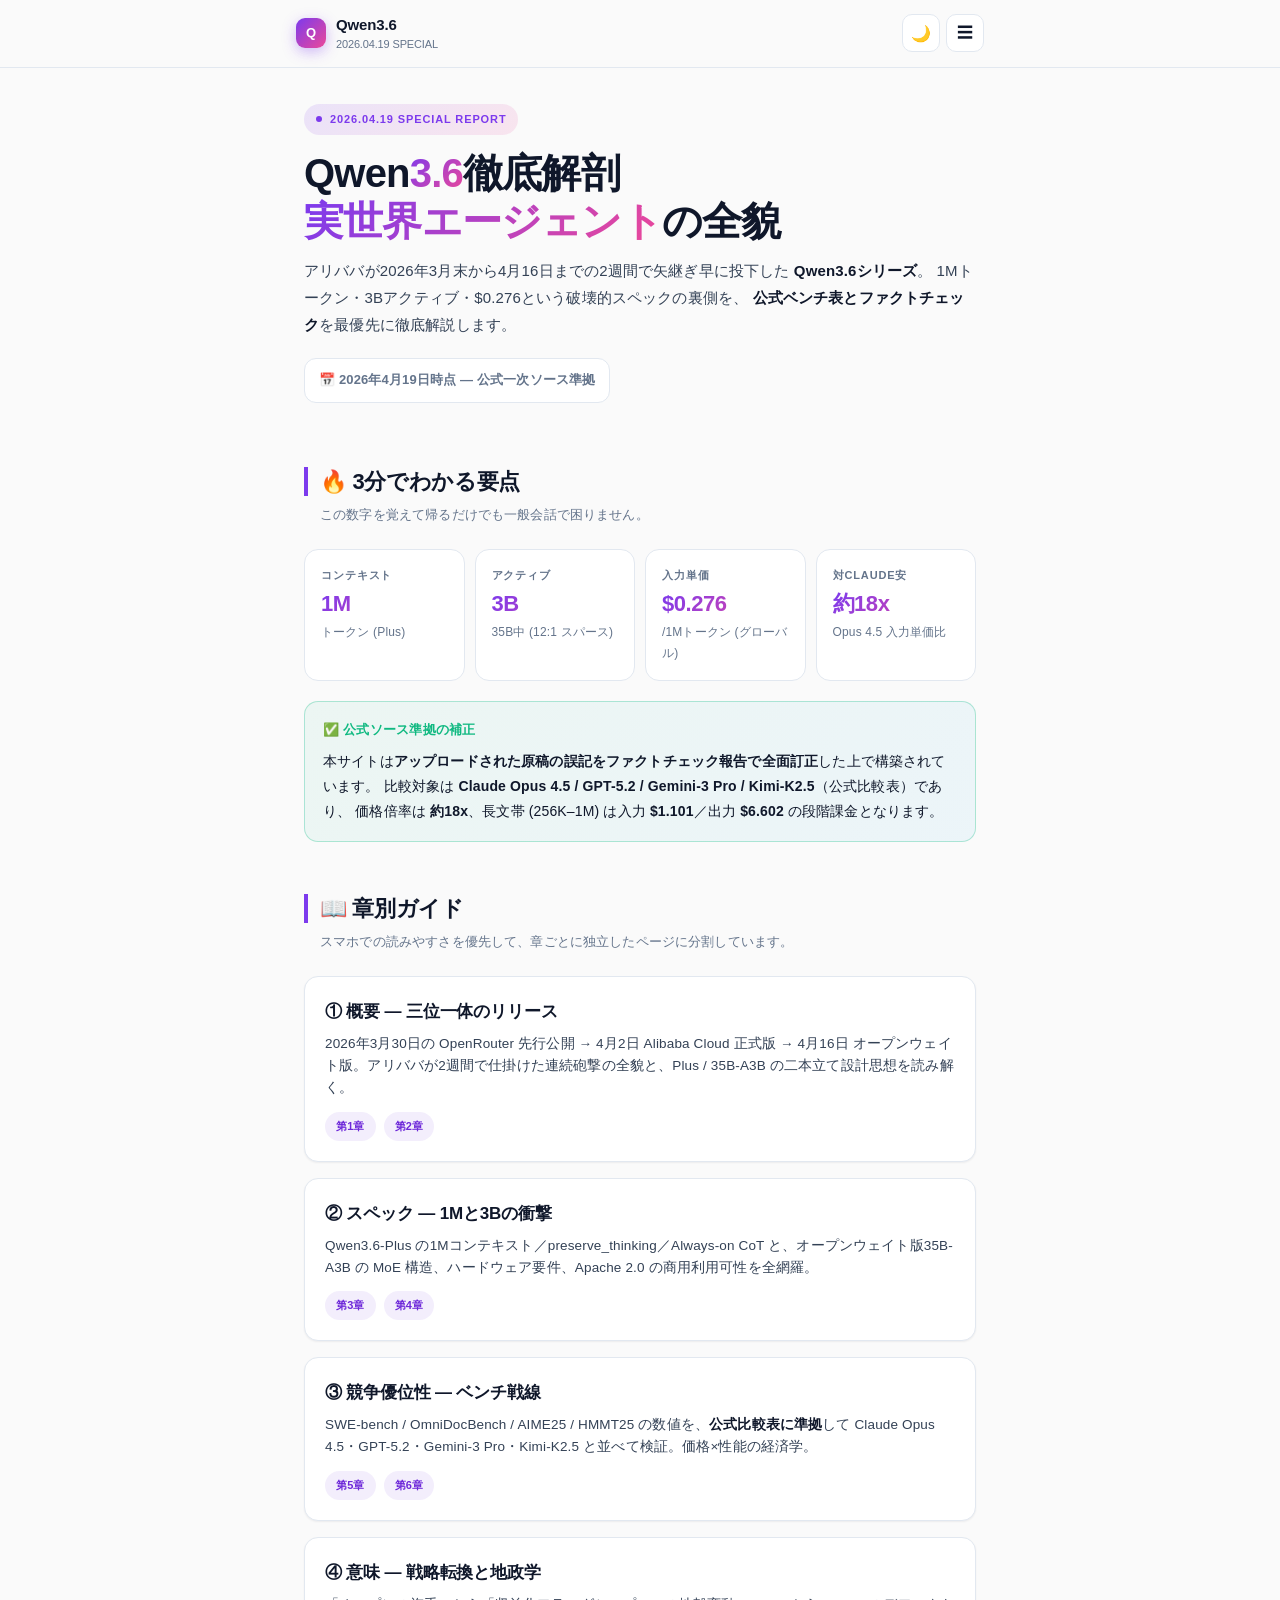
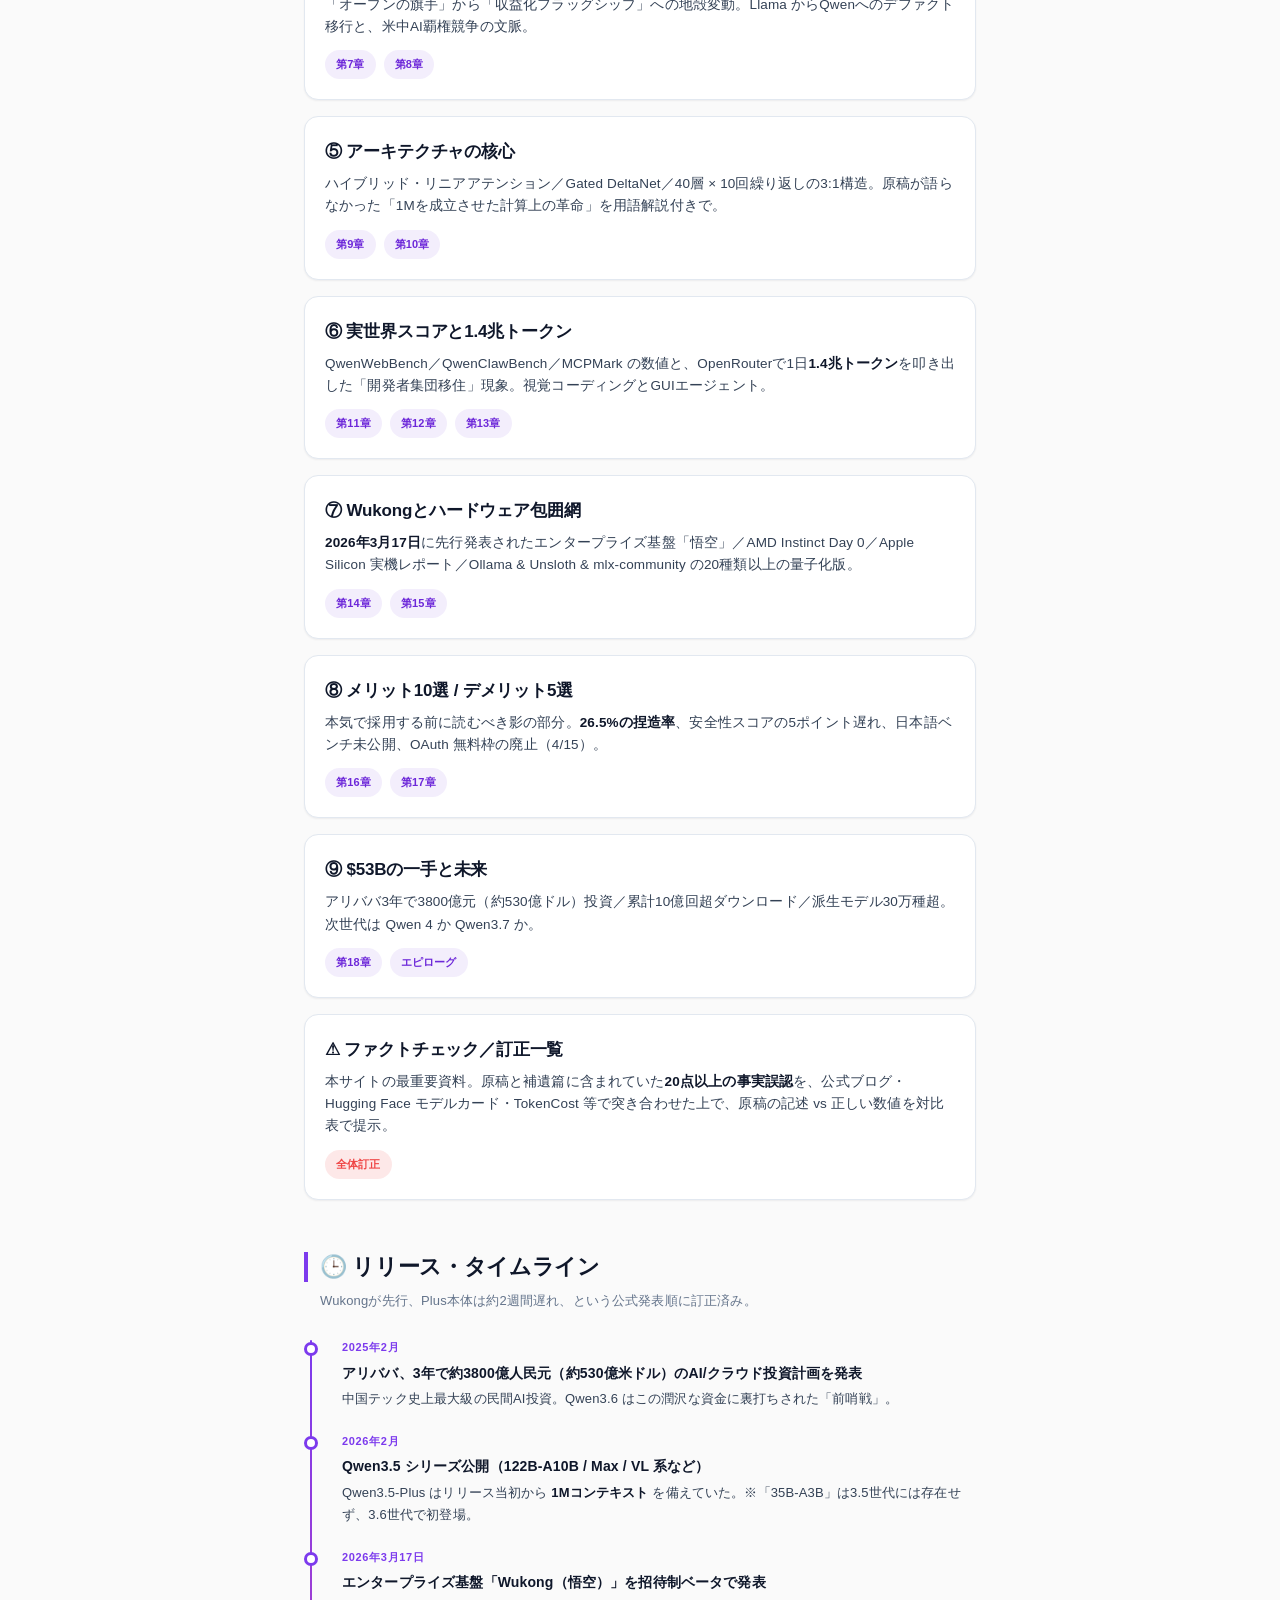
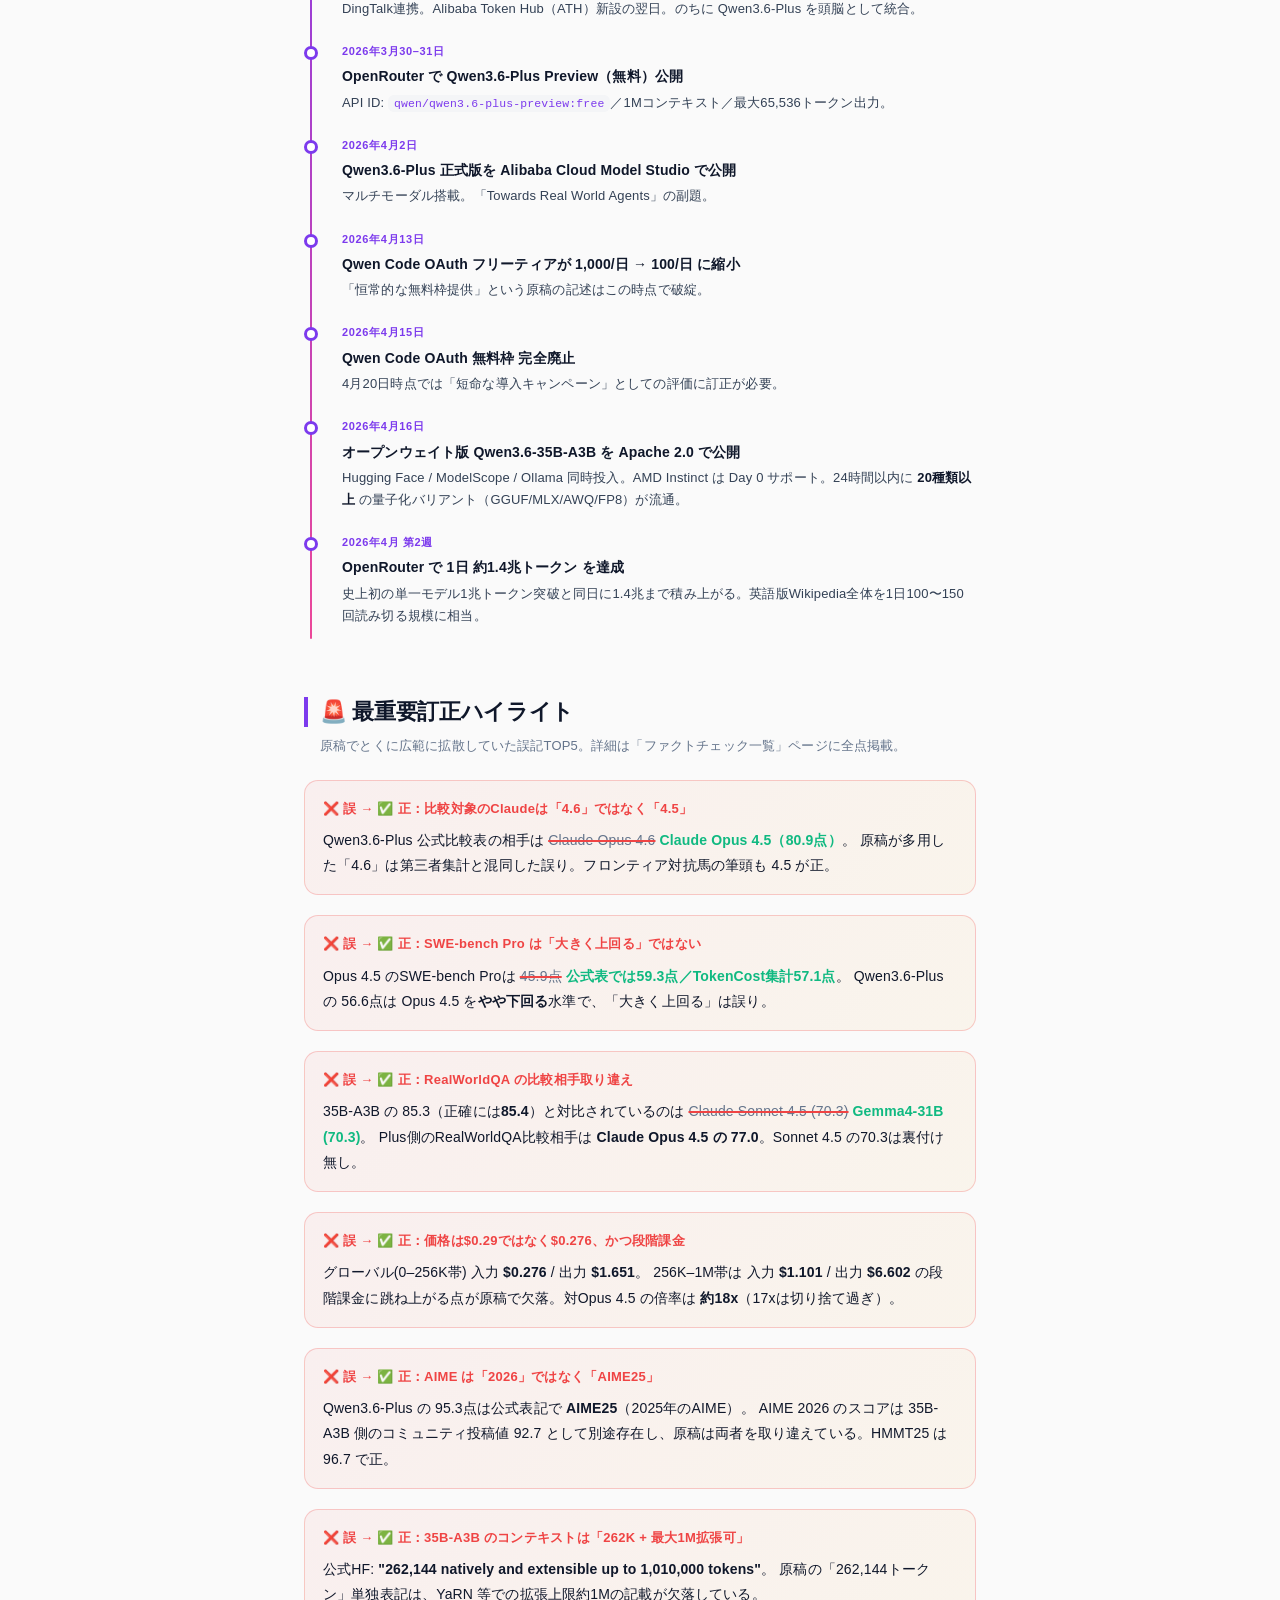
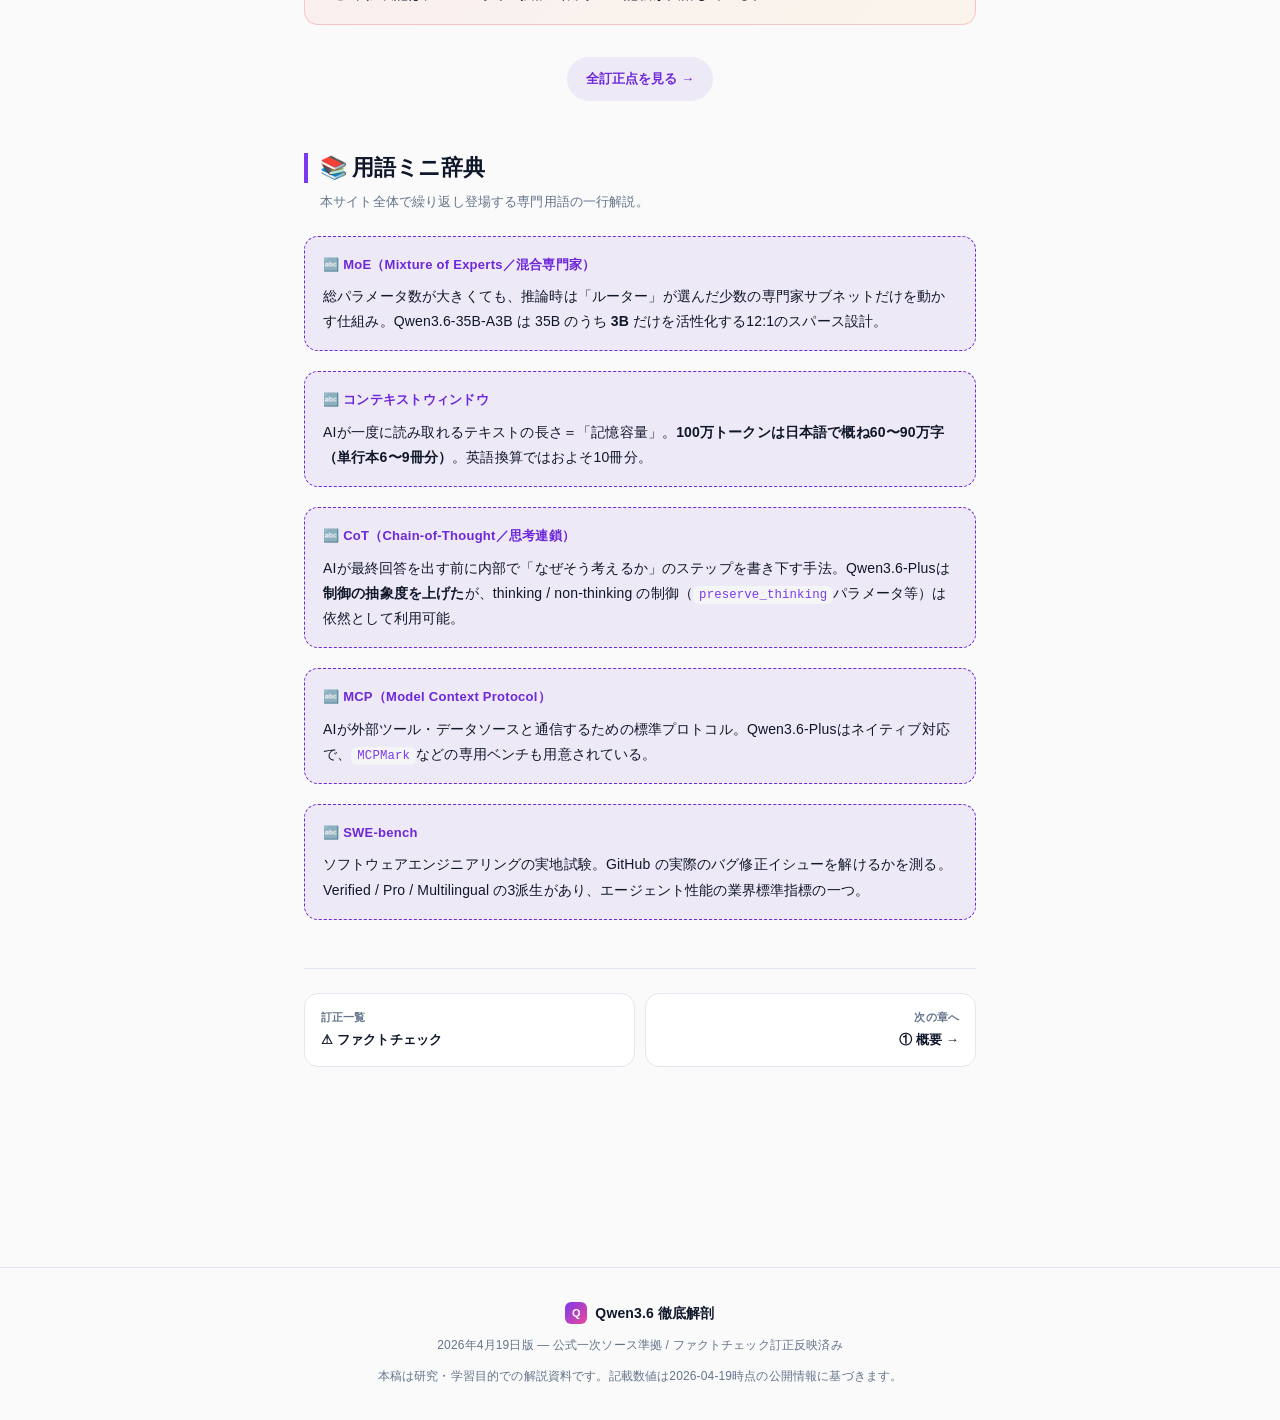
<file: index.html>
<!DOCTYPE html>
<html lang="ja">
<head>
  <meta charset="UTF-8">
  <meta name="viewport" content="width=device-width, initial-scale=1.0, viewport-fit=cover">
  <meta name="theme-color" content="#7c3aed">
  <meta name="description" content="Qwen3.6 ― アリババが放った「実世界エージェント」モデルの全貌を徹底解剖。2026年4月19日時点での公式情報に基づく、訂正済み・ファクトチェック済みの完全ガイド。">
  <title>Qwen3.6 2026年4月19日 ― 実世界エージェントモデル徹底解剖</title>
  <link rel="stylesheet" href="css/style.css">
</head>
<body>
  <!-- ========== Top Bar ========== -->
  <header class="topbar">
    <div class="topbar-inner">
      <a href="index.html" class="topbar-brand" aria-label="Qwen3.6 ホーム">
        <span class="brand-mark">Q</span>
        <span>
          Qwen3.6
          <span class="brand-sub">2026.04.19 SPECIAL</span>
        </span>
      </a>
      <div class="topbar-actions">
        <button id="themeToggle" class="icon-btn" type="button" aria-label="テーマ切替">🌙</button>
        <button id="navOpen" class="icon-btn" type="button" aria-label="メニューを開く">☰</button>
      </div>
    </div>
  </header>

  <!-- ========== Drawer Nav ========== -->
  <div id="navBackdrop" class="nav-backdrop"></div>
  <aside id="navDrawer" class="nav-drawer" aria-label="目次">
    <div class="nav-drawer-header">
      <div class="nav-drawer-title">目次 / Contents</div>
      <button id="navClose" class="icon-btn" type="button" aria-label="メニューを閉じる">✕</button>
    </div>
    <ul class="nav-list">
      <li><a href="index.html"><span class="nav-num">🏠</span>トップ</a></li>
      <li><a href="overview.html"><span class="nav-num">01</span>概要 / 三位一体のリリース</a></li>
      <li><a href="specs.html"><span class="nav-num">02</span>スペック / Plusと35B-A3B</a></li>
      <li><a href="benchmarks.html"><span class="nav-num">03</span>競争優位性 / ベンチ戦線</a></li>
      <li><a href="meaning.html"><span class="nav-num">04</span>意味 / 戦略転換と地政学</a></li>
      <li><a href="architecture.html"><span class="nav-num">05</span>アーキテクチャの核心</a></li>
      <li><a href="realworld.html"><span class="nav-num">06</span>実世界スコアと1.4兆トークン</a></li>
      <li><a href="enterprise.html"><span class="nav-num">07</span>Wukongとハードウェア包囲網</a></li>
      <li><a href="pros-cons.html"><span class="nav-num">08</span>メリット / デメリット</a></li>
      <li><a href="future.html"><span class="nav-num">09</span>$53Bの一手と未来</a></li>
      <li><a href="corrections.html"><span class="nav-num">⚠</span>ファクトチェック / 訂正一覧</a></li>
    </ul>
  </aside>

  <!-- ========== Main ========== -->
  <main class="page">

    <!-- Hero -->
    <section class="hero">
      <span class="hero-eyebrow"><span class="dot"></span>2026.04.19 SPECIAL REPORT</span>
      <h1 class="hero-title">
        Qwen<span class="grad">3.6</span>徹底解剖<br>
        <span class="grad">実世界エージェント</span>の全貌
      </h1>
      <p class="hero-sub">
        アリババが2026年3月末から4月16日までの2週間で矢継ぎ早に投下した <b>Qwen3.6シリーズ</b>。
        1Mトークン・3Bアクティブ・$0.276という破壊的スペックの裏側を、
        <b>公式ベンチ表とファクトチェック</b>を最優先に徹底解説します。
      </p>
      <span class="hero-date">📅 2026年4月19日時点 ― 公式一次ソース準拠</span>
    </section>

    <!-- 要点 Key Stats -->
    <section class="section">
      <h2 class="section-title">🔥 3分でわかる要点</h2>
      <p class="section-sub">この数字を覚えて帰るだけでも一般会話で困りません。</p>
      <div class="stats-grid">
        <div class="stat-card">
          <div class="stat-label">コンテキスト</div>
          <div class="stat-value">1M</div>
          <div class="stat-unit">トークン (Plus)</div>
        </div>
        <div class="stat-card">
          <div class="stat-label">アクティブ</div>
          <div class="stat-value">3B</div>
          <div class="stat-unit">35B中 (12:1 スパース)</div>
        </div>
        <div class="stat-card">
          <div class="stat-label">入力単価</div>
          <div class="stat-value">$0.276</div>
          <div class="stat-unit">/1Mトークン (グローバル)</div>
        </div>
        <div class="stat-card">
          <div class="stat-label">対Claude安</div>
          <div class="stat-value">約18x</div>
          <div class="stat-unit">Opus 4.5 入力単価比</div>
        </div>
      </div>
      <div class="callout fact">
        <div class="callout-head">✅ 公式ソース準拠の補正</div>
        本サイトは<b>アップロードされた原稿の誤記をファクトチェック報告で全面訂正</b>した上で構築されています。
        比較対象は <b>Claude Opus 4.5 / GPT-5.2 / Gemini-3 Pro / Kimi-K2.5</b>（公式比較表）であり、
        価格倍率は <b>約18x</b>、長文帯 (256K–1M) は入力 <b>$1.101</b>／出力 <b>$6.602</b> の段階課金となります。
      </div>
    </section>

    <!-- 章カード Navigation -->
    <section class="section">
      <h2 class="section-title">📖 章別ガイド</h2>
      <p class="section-sub">スマホでの読みやすさを優先して、章ごとに独立したページに分割しています。</p>

      <a href="overview.html" class="card card-link">
        <div class="card-title">① 概要 ― 三位一体のリリース</div>
        <div class="card-desc">2026年3月30日の OpenRouter 先行公開 → 4月2日 Alibaba Cloud 正式版 → 4月16日 オープンウェイト版。アリババが2週間で仕掛けた連続砲撃の全貌と、Plus / 35B-A3B の二本立て設計思想を読み解く。</div>
        <div class="card-meta"><span class="badge">第1章</span><span class="badge">第2章</span></div>
      </a>

      <a href="specs.html" class="card card-link">
        <div class="card-title">② スペック ― 1Mと3Bの衝撃</div>
        <div class="card-desc">Qwen3.6-Plus の1Mコンテキスト／preserve_thinking／Always-on CoT と、オープンウェイト版35B-A3B の MoE 構造、ハードウェア要件、Apache 2.0 の商用利用可性を全網羅。</div>
        <div class="card-meta"><span class="badge">第3章</span><span class="badge">第4章</span></div>
      </a>

      <a href="benchmarks.html" class="card card-link">
        <div class="card-title">③ 競争優位性 ― ベンチ戦線</div>
        <div class="card-desc">SWE-bench / OmniDocBench / AIME25 / HMMT25 の数値を、<b>公式比較表に準拠</b>して Claude Opus 4.5・GPT-5.2・Gemini-3 Pro・Kimi-K2.5 と並べて検証。価格×性能の経済学。</div>
        <div class="card-meta"><span class="badge">第5章</span><span class="badge">第6章</span></div>
      </a>

      <a href="meaning.html" class="card card-link">
        <div class="card-title">④ 意味 ― 戦略転換と地政学</div>
        <div class="card-desc">「オープンの旗手」から「収益化フラッグシップ」への地殻変動。Llama からQwenへのデファクト移行と、米中AI覇権競争の文脈。</div>
        <div class="card-meta"><span class="badge">第7章</span><span class="badge">第8章</span></div>
      </a>

      <a href="architecture.html" class="card card-link">
        <div class="card-title">⑤ アーキテクチャの核心</div>
        <div class="card-desc">ハイブリッド・リニアアテンション／Gated DeltaNet／40層 × 10回繰り返しの3:1構造。原稿が語らなかった「1Mを成立させた計算上の革命」を用語解説付きで。</div>
        <div class="card-meta"><span class="badge">第9章</span><span class="badge">第10章</span></div>
      </a>

      <a href="realworld.html" class="card card-link">
        <div class="card-title">⑥ 実世界スコアと1.4兆トークン</div>
        <div class="card-desc">QwenWebBench／QwenClawBench／MCPMark の数値と、OpenRouterで1日<b>1.4兆トークン</b>を叩き出した「開発者集団移住」現象。視覚コーディングとGUIエージェント。</div>
        <div class="card-meta"><span class="badge">第11章</span><span class="badge">第12章</span><span class="badge">第13章</span></div>
      </a>

      <a href="enterprise.html" class="card card-link">
        <div class="card-title">⑦ Wukongとハードウェア包囲網</div>
        <div class="card-desc"><b>2026年3月17日</b>に先行発表されたエンタープライズ基盤「悟空」／AMD Instinct Day 0／Apple Silicon 実機レポート／Ollama &amp; Unsloth &amp; mlx-community の20種類以上の量子化版。</div>
        <div class="card-meta"><span class="badge">第14章</span><span class="badge">第15章</span></div>
      </a>

      <a href="pros-cons.html" class="card card-link">
        <div class="card-title">⑧ メリット10選 / デメリット5選</div>
        <div class="card-desc">本気で採用する前に読むべき影の部分。<b>26.5%の捏造率</b>、安全性スコアの5ポイント遅れ、日本語ベンチ未公開、OAuth 無料枠の廃止（4/15）。</div>
        <div class="card-meta"><span class="badge">第16章</span><span class="badge">第17章</span></div>
      </a>

      <a href="future.html" class="card card-link">
        <div class="card-title">⑨ $53Bの一手と未来</div>
        <div class="card-desc">アリババ3年で3800億元（約530億ドル）投資／累計10億回超ダウンロード／派生モデル30万種超。次世代は Qwen 4 か Qwen3.7 か。</div>
        <div class="card-meta"><span class="badge">第18章</span><span class="badge">エピローグ</span></div>
      </a>

      <a href="corrections.html" class="card card-link">
        <div class="card-title">⚠ ファクトチェック／訂正一覧</div>
        <div class="card-desc">本サイトの最重要資料。原稿と補遺篇に含まれていた<b>20点以上の事実誤認</b>を、公式ブログ・Hugging Face モデルカード・TokenCost 等で突き合わせた上で、原稿の記述 vs 正しい数値を対比表で提示。</div>
        <div class="card-meta"><span class="badge danger">全体訂正</span></div>
      </a>
    </section>

    <!-- タイムライン -->
    <section class="section">
      <h2 class="section-title">🕒 リリース・タイムライン</h2>
      <p class="section-sub">Wukongが先行、Plus本体は約2週間遅れ、という公式発表順に訂正済み。</p>
      <div class="timeline">
        <div class="timeline-item">
          <div class="timeline-date">2025年2月</div>
          <div class="timeline-title">アリババ、3年で約3800億人民元（約530億米ドル）のAI/クラウド投資計画を発表</div>
          <div class="timeline-desc">中国テック史上最大級の民間AI投資。Qwen3.6 はこの潤沢な資金に裏打ちされた「前哨戦」。</div>
        </div>
        <div class="timeline-item">
          <div class="timeline-date">2026年2月</div>
          <div class="timeline-title">Qwen3.5 シリーズ公開（122B-A10B / Max / VL 系など）</div>
          <div class="timeline-desc">Qwen3.5-Plus はリリース当初から <b>1Mコンテキスト</b> を備えていた。※「35B-A3B」は3.5世代には存在せず、3.6世代で初登場。</div>
        </div>
        <div class="timeline-item">
          <div class="timeline-date">2026年3月17日</div>
          <div class="timeline-title">エンタープライズ基盤「Wukong（悟空）」を招待制ベータで発表</div>
          <div class="timeline-desc">DingTalk連携。Alibaba Token Hub（ATH）新設の翌日。のちに Qwen3.6-Plus を頭脳として統合。</div>
        </div>
        <div class="timeline-item">
          <div class="timeline-date">2026年3月30–31日</div>
          <div class="timeline-title">OpenRouter で Qwen3.6-Plus Preview（無料）公開</div>
          <div class="timeline-desc">API ID: <code>qwen/qwen3.6-plus-preview:free</code>／1Mコンテキスト／最大65,536トークン出力。</div>
        </div>
        <div class="timeline-item">
          <div class="timeline-date">2026年4月2日</div>
          <div class="timeline-title">Qwen3.6-Plus 正式版を Alibaba Cloud Model Studio で公開</div>
          <div class="timeline-desc">マルチモーダル搭載。「Towards Real World Agents」の副題。</div>
        </div>
        <div class="timeline-item">
          <div class="timeline-date">2026年4月13日</div>
          <div class="timeline-title">Qwen Code OAuth フリーティアが 1,000/日 → 100/日 に縮小</div>
          <div class="timeline-desc">「恒常的な無料枠提供」という原稿の記述はこの時点で破綻。</div>
        </div>
        <div class="timeline-item">
          <div class="timeline-date">2026年4月15日</div>
          <div class="timeline-title">Qwen Code OAuth 無料枠 <b>完全廃止</b></div>
          <div class="timeline-desc">4月20日時点では「短命な導入キャンペーン」としての評価に訂正が必要。</div>
        </div>
        <div class="timeline-item">
          <div class="timeline-date">2026年4月16日</div>
          <div class="timeline-title">オープンウェイト版 Qwen3.6-35B-A3B を Apache 2.0 で公開</div>
          <div class="timeline-desc">Hugging Face / ModelScope / Ollama 同時投入。AMD Instinct は Day 0 サポート。24時間以内に <b>20種類以上</b> の量子化バリアント（GGUF/MLX/AWQ/FP8）が流通。</div>
        </div>
        <div class="timeline-item">
          <div class="timeline-date">2026年4月 第2週</div>
          <div class="timeline-title">OpenRouter で 1日 <b>約1.4兆トークン</b> を達成</div>
          <div class="timeline-desc">史上初の単一モデル1兆トークン突破と同日に1.4兆まで積み上がる。英語版Wikipedia全体を1日100〜150回読み切る規模に相当。</div>
        </div>
      </div>
    </section>

    <!-- 最重要訂正ハイライト -->
    <section class="section">
      <h2 class="section-title">🚨 最重要訂正ハイライト</h2>
      <p class="section-sub">原稿でとくに広範に拡散していた誤記TOP5。詳細は「ファクトチェック一覧」ページに全点掲載。</p>

      <div class="callout correction">
        <div class="callout-head">❌ 誤 → ✅ 正：比較対象のClaudeは「4.6」ではなく「4.5」</div>
        Qwen3.6-Plus 公式比較表の相手は <span class="strike">Claude Opus 4.6</span> <span class="correct-mark">Claude Opus 4.5（80.9点）</span>。
        原稿が多用した「4.6」は第三者集計と混同した誤り。フロンティア対抗馬の筆頭も 4.5 が正。
      </div>

      <div class="callout correction">
        <div class="callout-head">❌ 誤 → ✅ 正：SWE-bench Pro は「大きく上回る」ではない</div>
        Opus 4.5 のSWE-bench Proは <span class="strike">45.9点</span> <span class="correct-mark">公式表では59.3点／TokenCost集計57.1点</span>。
        Qwen3.6-Plus の 56.6点は Opus 4.5 を<b>やや下回る</b>水準で、「大きく上回る」は誤り。
      </div>

      <div class="callout correction">
        <div class="callout-head">❌ 誤 → ✅ 正：RealWorldQA の比較相手取り違え</div>
        35B-A3B の 85.3（正確には<b>85.4</b>）と対比されているのは <span class="strike">Claude Sonnet 4.5 (70.3)</span> <span class="correct-mark">Gemma4-31B (70.3)</span>。
        Plus側のRealWorldQA比較相手は <b>Claude Opus 4.5 の 77.0</b>。Sonnet 4.5 の70.3は裏付け無し。
      </div>

      <div class="callout correction">
        <div class="callout-head">❌ 誤 → ✅ 正：価格は$0.29ではなく$0.276、かつ段階課金</div>
        グローバル(0–256K帯) 入力 <b>$0.276</b> / 出力 <b>$1.651</b>。
        256K–1M帯は 入力 <b>$1.101</b> / 出力 <b>$6.602</b> の段階課金に跳ね上がる点が原稿で欠落。対Opus 4.5 の倍率は <b>約18x</b>（17xは切り捨て過ぎ）。
      </div>

      <div class="callout correction">
        <div class="callout-head">❌ 誤 → ✅ 正：AIME は「2026」ではなく「AIME25」</div>
        Qwen3.6-Plus の 95.3点は公式表記で <b>AIME25</b>（2025年のAIME）。
        AIME 2026 のスコアは 35B-A3B 側のコミュニティ投稿値 92.7 として別途存在し、原稿は両者を取り違えている。HMMT25 は 96.7 で正。
      </div>

      <div class="callout correction">
        <div class="callout-head">❌ 誤 → ✅ 正：35B-A3B のコンテキストは「262K + 最大1M拡張可」</div>
        公式HF: <b>"262,144 natively and extensible up to 1,010,000 tokens"</b>。
        原稿の「262,144トークン」単独表記は、YaRN 等での拡張上限約1Mの記載が欠落している。
      </div>

      <p class="text-center mt-l">
        <a href="corrections.html" class="badge" style="padding:10px 18px;font-size:13px;">全訂正点を見る →</a>
      </p>
    </section>

    <!-- Glossary -->
    <section class="section">
      <h2 class="section-title">📚 用語ミニ辞典</h2>
      <p class="section-sub">本サイト全体で繰り返し登場する専門用語の一行解説。</p>

      <div class="callout glossary">
        <div class="callout-head">🔤 MoE（Mixture of Experts／混合専門家）</div>
        総パラメータ数が大きくても、推論時は「ルーター」が選んだ少数の専門家サブネットだけを動かす仕組み。Qwen3.6-35B-A3B は 35B のうち <b>3B</b> だけを活性化する12:1のスパース設計。
      </div>

      <div class="callout glossary">
        <div class="callout-head">🔤 コンテキストウィンドウ</div>
        AIが一度に読み取れるテキストの長さ＝「記憶容量」。<b>100万トークンは日本語で概ね60〜90万字（単行本6〜9冊分）</b>。英語換算ではおよそ10冊分。
      </div>

      <div class="callout glossary">
        <div class="callout-head">🔤 CoT（Chain-of-Thought／思考連鎖）</div>
        AIが最終回答を出す前に内部で「なぜそう考えるか」のステップを書き下す手法。Qwen3.6-Plusは<b>制御の抽象度を上げた</b>が、thinking / non-thinking の制御（<code>preserve_thinking</code>パラメータ等）は依然として利用可能。
      </div>

      <div class="callout glossary">
        <div class="callout-head">🔤 MCP（Model Context Protocol）</div>
        AIが外部ツール・データソースと通信するための標準プロトコル。Qwen3.6-Plusはネイティブ対応で、<code>MCPMark</code>などの専用ベンチも用意されている。
      </div>

      <div class="callout glossary">
        <div class="callout-head">🔤 SWE-bench</div>
        ソフトウェアエンジニアリングの実地試験。GitHub の実際のバグ修正イシューを解けるかを測る。Verified / Pro / Multilingual の3派生があり、エージェント性能の業界標準指標の一つ。
      </div>
    </section>

    <div class="pager">
      <a href="corrections.html" class="pager-prev">
        <span><span class="lbl">訂正一覧</span><span class="ttl">⚠ ファクトチェック</span></span>
      </a>
      <a href="overview.html" class="pager-next">
        <span><span class="lbl">次の章へ</span><span class="ttl">① 概要 →</span></span>
      </a>
    </div>

  </main>

  <button id="toTop" class="to-top" aria-label="トップに戻る">↑</button>

  <footer class="footer">
    <div class="foot-brand"><span style="display:inline-block;width:22px;height:22px;border-radius:6px;background:var(--brand-grad);color:#fff;text-align:center;line-height:22px;font-size:11px;font-weight:900;">Q</span>Qwen3.6 徹底解剖</div>
    <div>2026年4月19日版 ― 公式一次ソース準拠 / ファクトチェック訂正反映済み</div>
    <div style="margin-top:8px;">本稿は研究・学習目的での解説資料です。記載数値は2026-04-19時点の公開情報に基づきます。</div>
  </footer>

  <script src="js/main.js"></script>
</body>
</html>
</file>
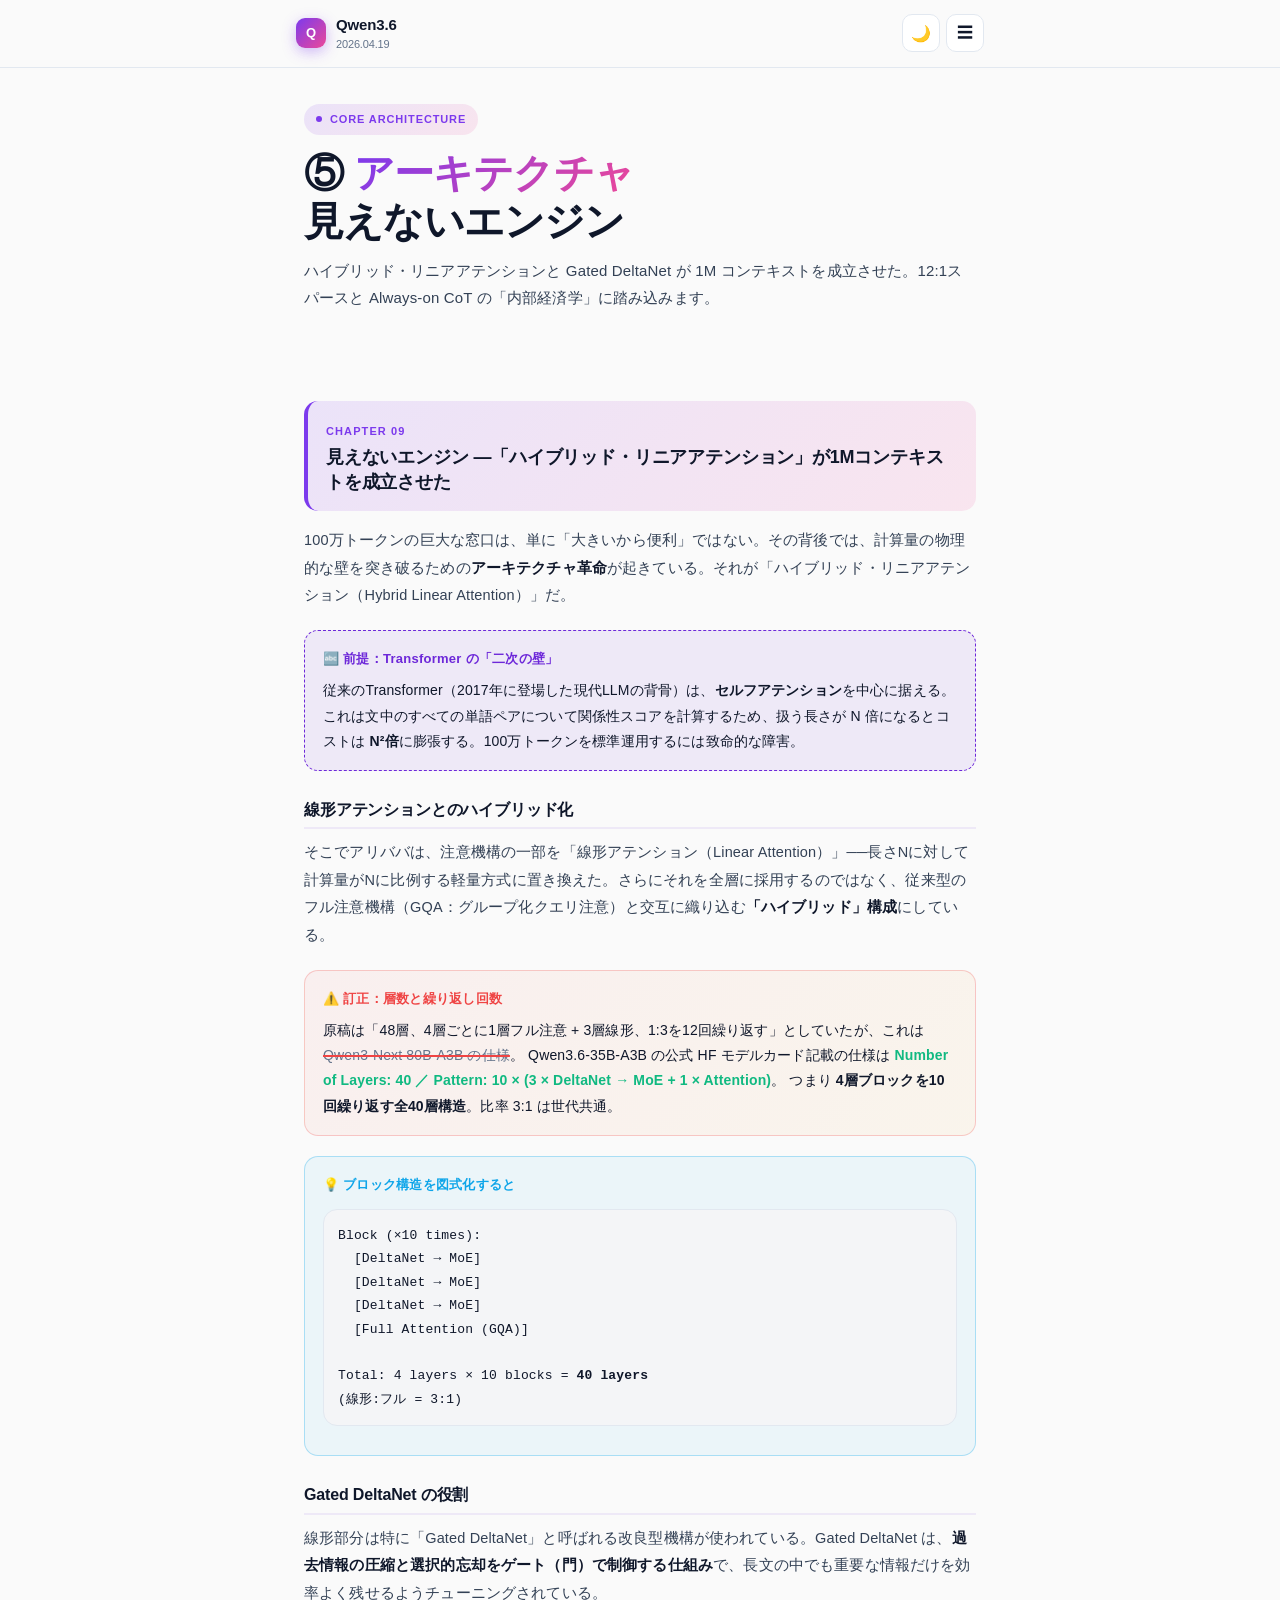
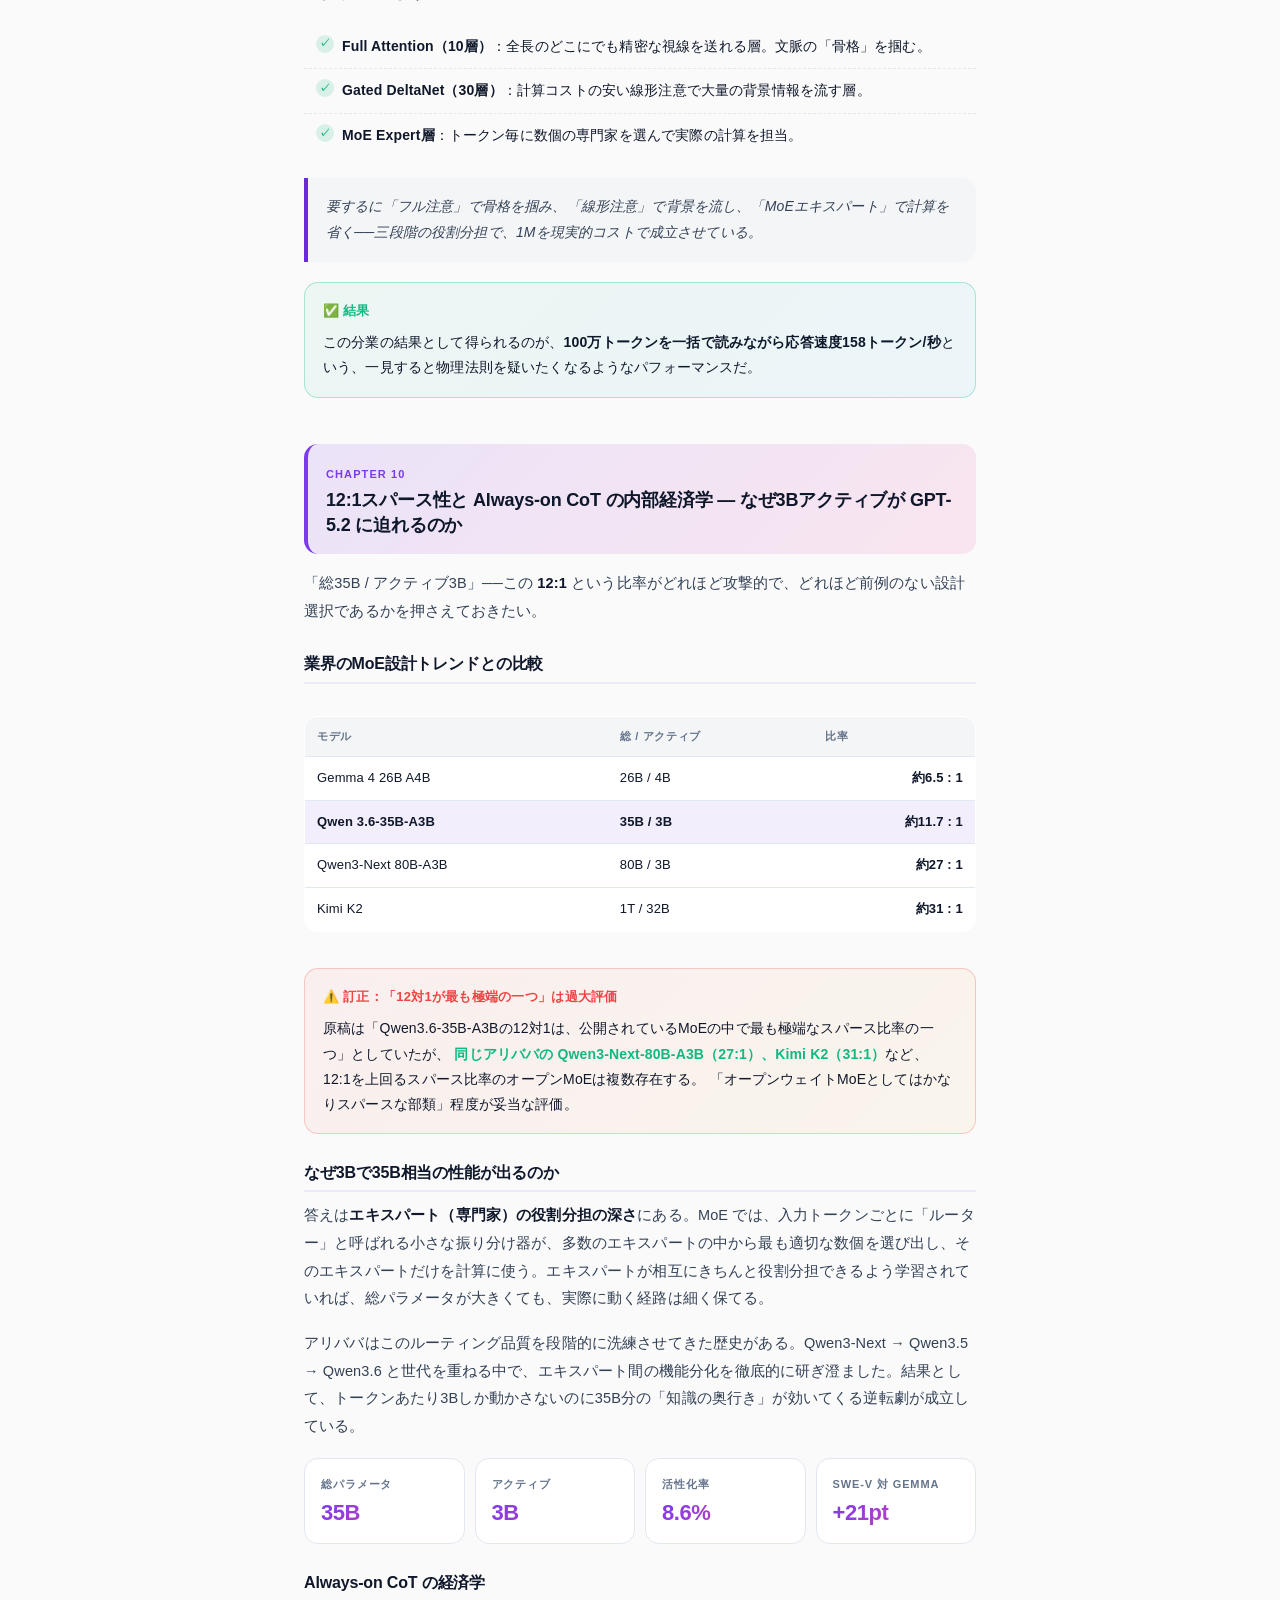
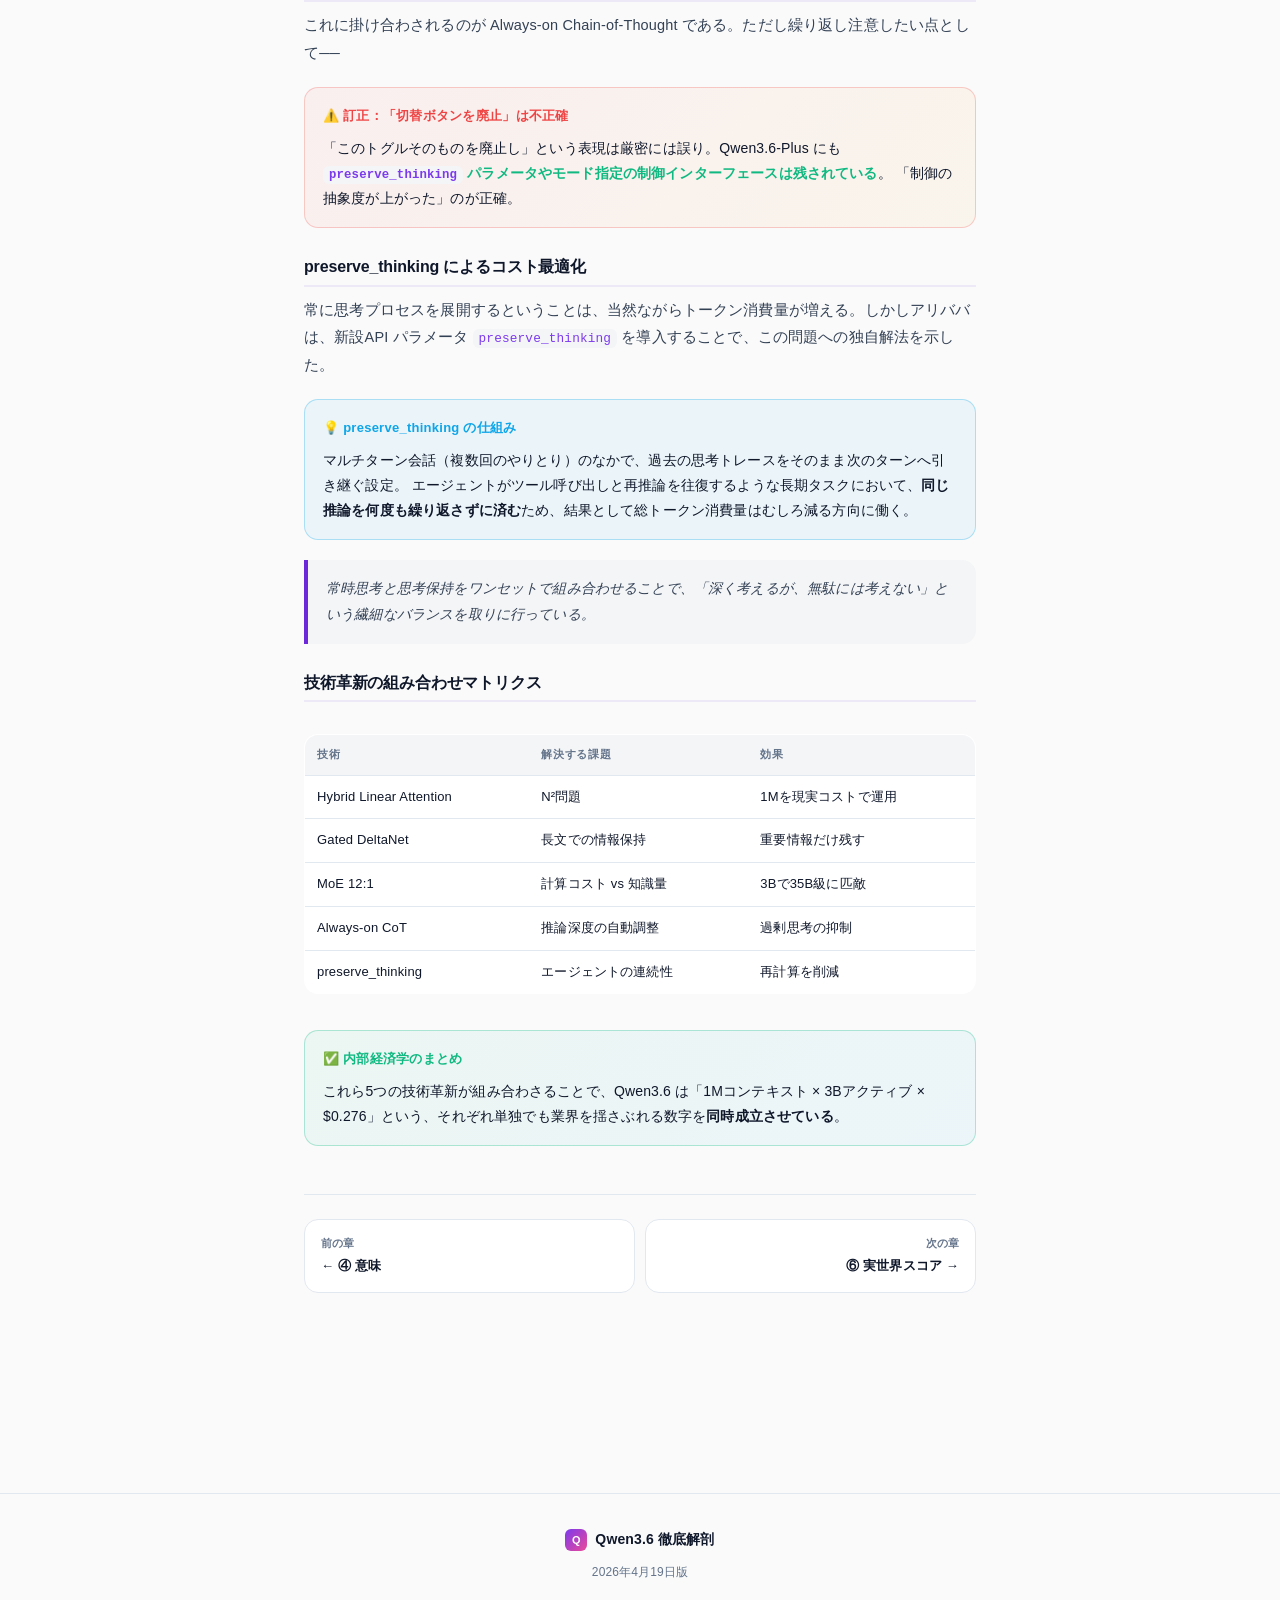
<file: architecture.html>
<!DOCTYPE html>
<html lang="ja">
<head>
  <meta charset="UTF-8">
  <meta name="viewport" content="width=device-width, initial-scale=1.0, viewport-fit=cover">
  <meta name="theme-color" content="#7c3aed">
  <title>⑤ アーキテクチャの核心 | Qwen3.6 徹底解剖</title>
  <link rel="stylesheet" href="css/style.css">
</head>
<body>
  <header class="topbar">
    <div class="topbar-inner">
      <a href="index.html" class="topbar-brand">
        <span class="brand-mark">Q</span><span>Qwen3.6<span class="brand-sub">2026.04.19</span></span>
      </a>
      <div class="topbar-actions">
        <button id="themeToggle" class="icon-btn" type="button">🌙</button>
        <button id="navOpen" class="icon-btn" type="button">☰</button>
      </div>
    </div>
  </header>
  <div id="navBackdrop" class="nav-backdrop"></div>
  <aside id="navDrawer" class="nav-drawer">
    <div class="nav-drawer-header"><div class="nav-drawer-title">目次</div><button id="navClose" class="icon-btn" type="button">✕</button></div>
    <ul class="nav-list">
      <li><a href="index.html"><span class="nav-num">🏠</span>トップ</a></li>
      <li><a href="overview.html"><span class="nav-num">01</span>概要</a></li>
      <li><a href="specs.html"><span class="nav-num">02</span>スペック</a></li>
      <li><a href="benchmarks.html"><span class="nav-num">03</span>競争優位性</a></li>
      <li><a href="meaning.html"><span class="nav-num">04</span>意味</a></li>
      <li><a href="architecture.html"><span class="nav-num">05</span>アーキテクチャ</a></li>
      <li><a href="realworld.html"><span class="nav-num">06</span>実世界スコア</a></li>
      <li><a href="enterprise.html"><span class="nav-num">07</span>Wukong/HW</a></li>
      <li><a href="pros-cons.html"><span class="nav-num">08</span>メリデメ</a></li>
      <li><a href="future.html"><span class="nav-num">09</span>未来</a></li>
      <li><a href="corrections.html"><span class="nav-num">⚠</span>ファクトチェック</a></li>
    </ul>
  </aside>

  <main class="page">
    <section class="hero">
      <span class="hero-eyebrow"><span class="dot"></span>CORE ARCHITECTURE</span>
      <h1 class="hero-title">⑤ <span class="grad">アーキテクチャ</span><br>見えないエンジン</h1>
      <p class="hero-sub">ハイブリッド・リニアアテンションと Gated DeltaNet が 1M コンテキストを成立させた。12:1スパースと Always-on CoT の「内部経済学」に踏み込みます。</p>
    </section>

    <!-- 第9章 -->
    <div class="chapter">
      <div class="chapter-num">CHAPTER 09</div>
      <div class="chapter-title">見えないエンジン ―「ハイブリッド・リニアアテンション」が1Mコンテキストを成立させた</div>
    </div>

    <div class="body-text">
      <p class="lead">
        100万トークンの巨大な窓口は、単に「大きいから便利」ではない。その背後では、計算量の物理的な壁を突き破るための<b>アーキテクチャ革命</b>が起きている。それが「ハイブリッド・リニアアテンション（Hybrid Linear Attention）」だ。
      </p>

      <div class="callout glossary">
        <div class="callout-head">🔤 前提：Transformer の「二次の壁」</div>
        従来のTransformer（2017年に登場した現代LLMの背骨）は、<b>セルフアテンション</b>を中心に据える。これは文中のすべての単語ペアについて関係性スコアを計算するため、扱う長さが N 倍になるとコストは <b>N²倍</b>に膨張する。100万トークンを標準運用するには致命的な障害。
      </div>

      <h3 class="sub-heading">線形アテンションとのハイブリッド化</h3>
      <p>
        そこでアリババは、注意機構の一部を「線形アテンション（Linear Attention）」──長さNに対して計算量がNに比例する軽量方式に置き換えた。さらにそれを全層に採用するのではなく、従来型のフル注意機構（GQA：グループ化クエリ注意）と交互に織り込む<b>「ハイブリッド」構成</b>にしている。
      </p>

      <div class="callout correction">
        <div class="callout-head">⚠️ 訂正：層数と繰り返し回数</div>
        原稿は「48層、4層ごとに1層フル注意 + 3層線形、1:3を12回繰り返す」としていたが、これは
        <span class="strike">Qwen3-Next 80B-A3B の仕様</span>。
        Qwen3.6-35B-A3B の公式 HF モデルカード記載の仕様は
        <span class="correct-mark">Number of Layers: 40 ／ Pattern: 10 × (3 × DeltaNet → MoE + 1 × Attention)</span>。
        つまり <b>4層ブロックを10回繰り返す全40層構造</b>。比率 3:1 は世代共通。
      </div>

      <div class="callout info">
        <div class="callout-head">💡 ブロック構造を図式化すると</div>
        <pre>Block (×10 times):
  [DeltaNet → MoE]
  [DeltaNet → MoE]
  [DeltaNet → MoE]
  [Full Attention (GQA)]

Total: 4 layers × 10 blocks = <b>40 layers</b>
(線形:フル = 3:1)</pre>
      </div>

      <h3 class="sub-heading">Gated DeltaNet の役割</h3>
      <p>
        線形部分は特に「Gated DeltaNet」と呼ばれる改良型機構が使われている。Gated DeltaNet は、<b>過去情報の圧縮と選択的忘却をゲート（門）で制御する仕組み</b>で、長文の中でも重要な情報だけを効率よく残せるようチューニングされている。
      </p>

      <ul class="feat-list">
        <li><b>Full Attention（10層）</b>：全長のどこにでも精密な視線を送れる層。文脈の「骨格」を掴む。</li>
        <li><b>Gated DeltaNet（30層）</b>：計算コストの安い線形注意で大量の背景情報を流す層。</li>
        <li><b>MoE Expert層</b>：トークン毎に数個の専門家を選んで実際の計算を担当。</li>
      </ul>

      <div class="quote">
        要するに「フル注意」で骨格を掴み、「線形注意」で背景を流し、「MoEエキスパート」で計算を省く──三段階の役割分担で、1Mを現実的コストで成立させている。
      </div>

      <div class="callout fact">
        <div class="callout-head">✅ 結果</div>
        この分業の結果として得られるのが、<b>100万トークンを一括で読みながら応答速度158トークン/秒</b>という、一見すると物理法則を疑いたくなるようなパフォーマンスだ。
      </div>
    </div>

    <!-- 第10章 -->
    <div class="chapter">
      <div class="chapter-num">CHAPTER 10</div>
      <div class="chapter-title">12:1スパース性と Always-on CoT の内部経済学 ― なぜ3Bアクティブが GPT-5.2 に迫れるのか</div>
    </div>

    <div class="body-text">
      <p class="lead">
        「総35B / アクティブ3B」──この <b>12:1</b> という比率がどれほど攻撃的で、どれほど前例のない設計選択であるかを押さえておきたい。
      </p>

      <h3 class="sub-heading">業界のMoE設計トレンドとの比較</h3>
      <div class="table-wrap">
        <table class="compare-table">
          <thead><tr><th>モデル</th><th>総 / アクティブ</th><th>比率</th></tr></thead>
          <tbody>
            <tr><td>Gemma 4 26B A4B</td><td>26B / 4B</td><td class="num">約6.5 : 1</td></tr>
            <tr class="highlight"><td>Qwen 3.6-35B-A3B</td><td>35B / 3B</td><td class="num">約11.7 : 1</td></tr>
            <tr><td>Qwen3-Next 80B-A3B</td><td>80B / 3B</td><td class="num">約27 : 1</td></tr>
            <tr><td>Kimi K2</td><td>1T / 32B</td><td class="num">約31 : 1</td></tr>
          </tbody>
        </table>
      </div>

      <div class="callout correction">
        <div class="callout-head">⚠️ 訂正：「12対1が最も極端の一つ」は過大評価</div>
        原稿は「Qwen3.6-35B-A3Bの12対1は、公開されているMoEの中で最も極端なスパース比率の一つ」としていたが、
        <span class="correct-mark">同じアリババの Qwen3-Next-80B-A3B（27:1）、Kimi K2（31:1）</span>など、
        12:1を上回るスパース比率のオープンMoEは複数存在する。
        「オープンウェイトMoEとしてはかなりスパースな部類」程度が妥当な評価。
      </div>

      <h3 class="sub-heading">なぜ3Bで35B相当の性能が出るのか</h3>
      <p>
        答えは<b>エキスパート（専門家）の役割分担の深さ</b>にある。MoE では、入力トークンごとに「ルーター」と呼ばれる小さな振り分け器が、多数のエキスパートの中から最も適切な数個を選び出し、そのエキスパートだけを計算に使う。エキスパートが相互にきちんと役割分担できるよう学習されていれば、総パラメータが大きくても、実際に動く経路は細く保てる。
      </p>

      <p>
        アリババはこのルーティング品質を段階的に洗練させてきた歴史がある。Qwen3-Next → Qwen3.5 → Qwen3.6 と世代を重ねる中で、エキスパート間の機能分化を徹底的に研ぎ澄ました。結果として、トークンあたり3Bしか動かさないのに35B分の「知識の奥行き」が効いてくる逆転劇が成立している。
      </p>

      <div class="stats-grid">
        <div class="stat-card"><div class="stat-label">総パラメータ</div><div class="stat-value">35B</div></div>
        <div class="stat-card"><div class="stat-label">アクティブ</div><div class="stat-value">3B</div></div>
        <div class="stat-card"><div class="stat-label">活性化率</div><div class="stat-value">8.6%</div></div>
        <div class="stat-card"><div class="stat-label">SWE-V 対 Gemma</div><div class="stat-value">+21pt</div></div>
      </div>

      <h3 class="sub-heading">Always-on CoT の経済学</h3>
      <p>
        これに掛け合わされるのが Always-on Chain-of-Thought である。ただし繰り返し注意したい点として──
      </p>

      <div class="callout correction">
        <div class="callout-head">⚠️ 訂正：「切替ボタンを廃止」は不正確</div>
        「このトグルそのものを廃止し」という表現は厳密には誤り。Qwen3.6-Plus にも
        <span class="correct-mark"><code>preserve_thinking</code> パラメータやモード指定の制御インターフェースは残されている</span>。
        「制御の抽象度が上がった」のが正確。
      </div>

      <h3 class="sub-heading">preserve_thinking によるコスト最適化</h3>
      <p>
        常に思考プロセスを展開するということは、当然ながらトークン消費量が増える。しかしアリババは、新設API パラメータ <code>preserve_thinking</code> を導入することで、この問題への独自解法を示した。
      </p>

      <div class="callout info">
        <div class="callout-head">💡 preserve_thinking の仕組み</div>
        マルチターン会話（複数回のやりとり）のなかで、過去の思考トレースをそのまま次のターンへ引き継ぐ設定。
        エージェントがツール呼び出しと再推論を往復するような長期タスクにおいて、<b>同じ推論を何度も繰り返さずに済む</b>ため、結果として総トークン消費量はむしろ減る方向に働く。
      </div>

      <div class="quote">
        常時思考と思考保持をワンセットで組み合わせることで、「深く考えるが、無駄には考えない」という繊細なバランスを取りに行っている。
      </div>

      <h3 class="sub-heading">技術革新の組み合わせマトリクス</h3>
      <div class="table-wrap">
        <table class="compare-table">
          <thead><tr><th>技術</th><th>解決する課題</th><th>効果</th></tr></thead>
          <tbody>
            <tr><td>Hybrid Linear Attention</td><td>N²問題</td><td>1Mを現実コストで運用</td></tr>
            <tr><td>Gated DeltaNet</td><td>長文での情報保持</td><td>重要情報だけ残す</td></tr>
            <tr><td>MoE 12:1</td><td>計算コスト vs 知識量</td><td>3Bで35B級に匹敵</td></tr>
            <tr><td>Always-on CoT</td><td>推論深度の自動調整</td><td>過剰思考の抑制</td></tr>
            <tr><td>preserve_thinking</td><td>エージェントの連続性</td><td>再計算を削減</td></tr>
          </tbody>
        </table>
      </div>

      <div class="callout fact">
        <div class="callout-head">✅ 内部経済学のまとめ</div>
        これら5つの技術革新が組み合わさることで、Qwen3.6 は「1Mコンテキスト × 3Bアクティブ × $0.276」という、それぞれ単独でも業界を揺さぶれる数字を<b>同時成立させている</b>。
      </div>
    </div>

    <div class="pager">
      <a href="meaning.html" class="pager-prev">
        <span><span class="lbl">前の章</span><span class="ttl">← ④ 意味</span></span>
      </a>
      <a href="realworld.html" class="pager-next">
        <span><span class="lbl">次の章</span><span class="ttl">⑥ 実世界スコア →</span></span>
      </a>
    </div>
  </main>

  <button id="toTop" class="to-top">↑</button>
  <footer class="footer">
    <div class="foot-brand"><span style="display:inline-block;width:22px;height:22px;border-radius:6px;background:var(--brand-grad);color:#fff;text-align:center;line-height:22px;font-size:11px;font-weight:900;">Q</span>Qwen3.6 徹底解剖</div>
    <div>2026年4月19日版</div>
  </footer>
  <script src="js/main.js"></script>
</body>
</html>
</file>
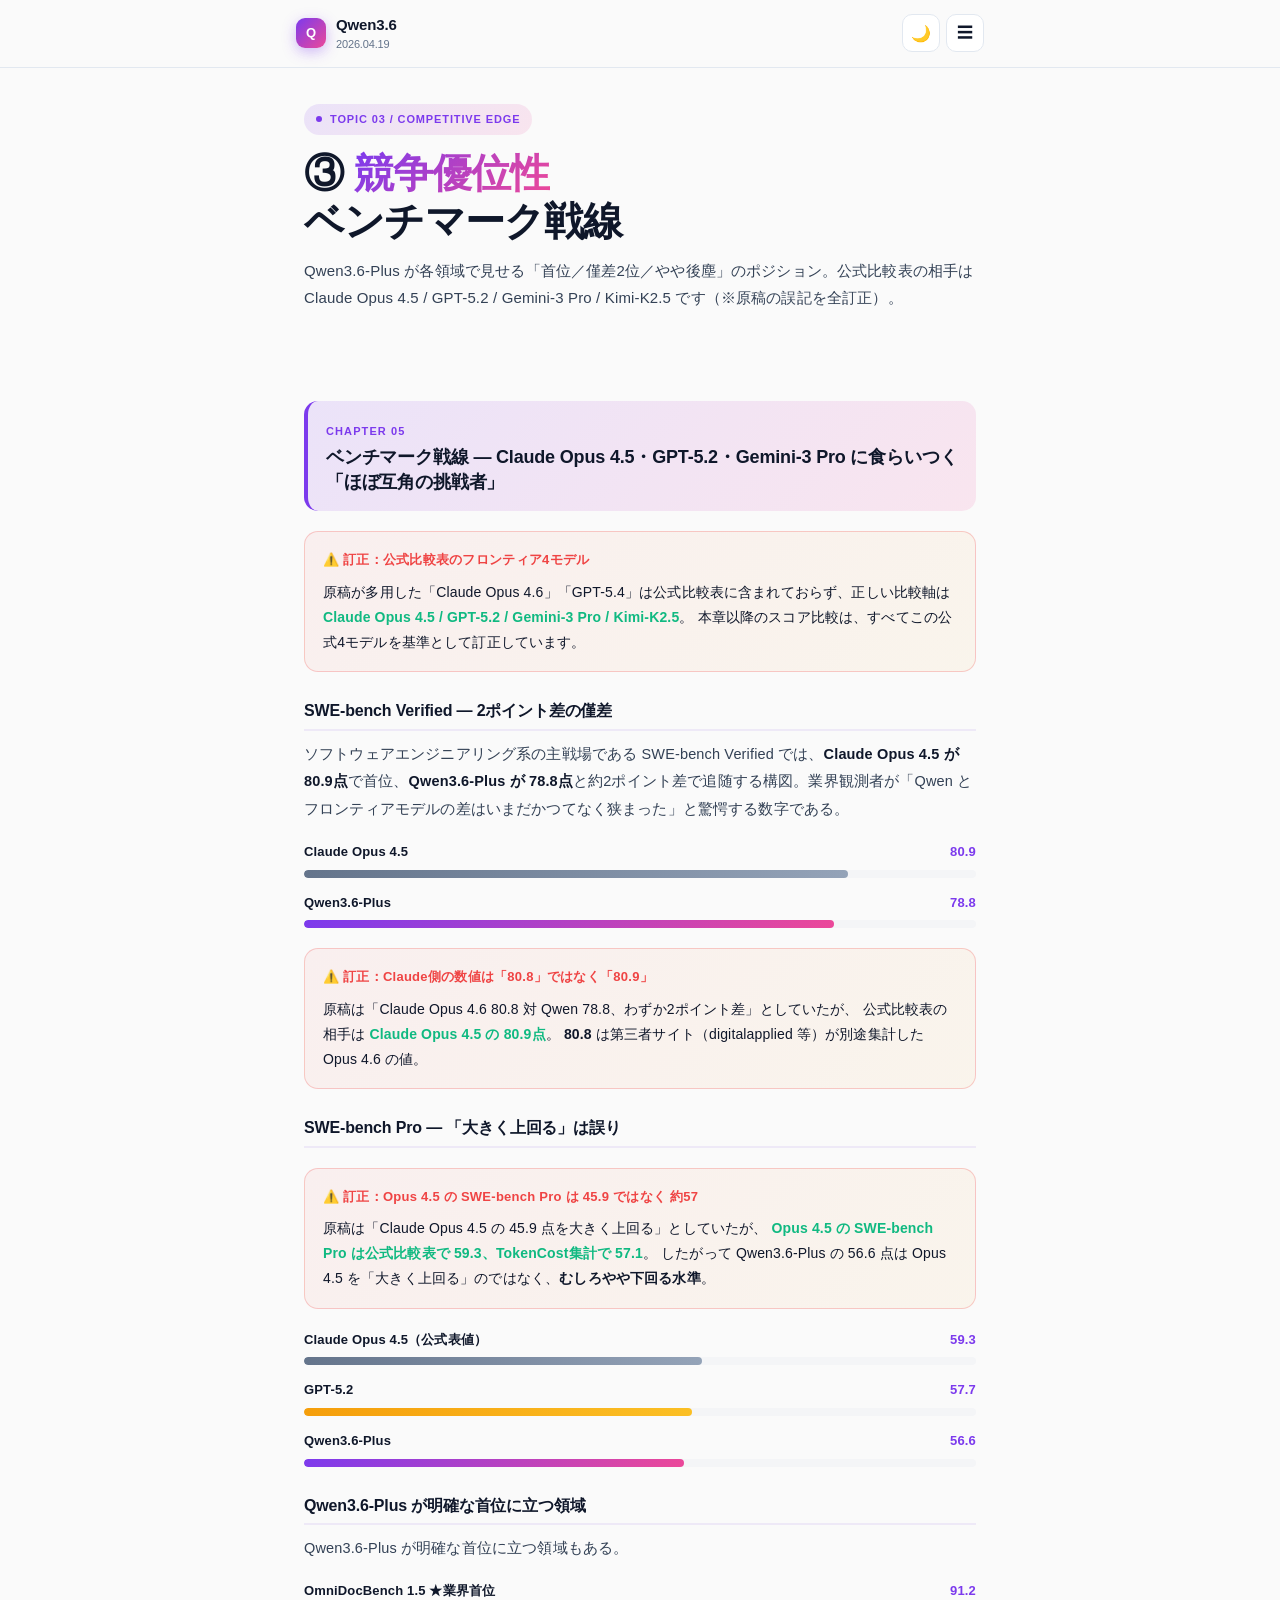
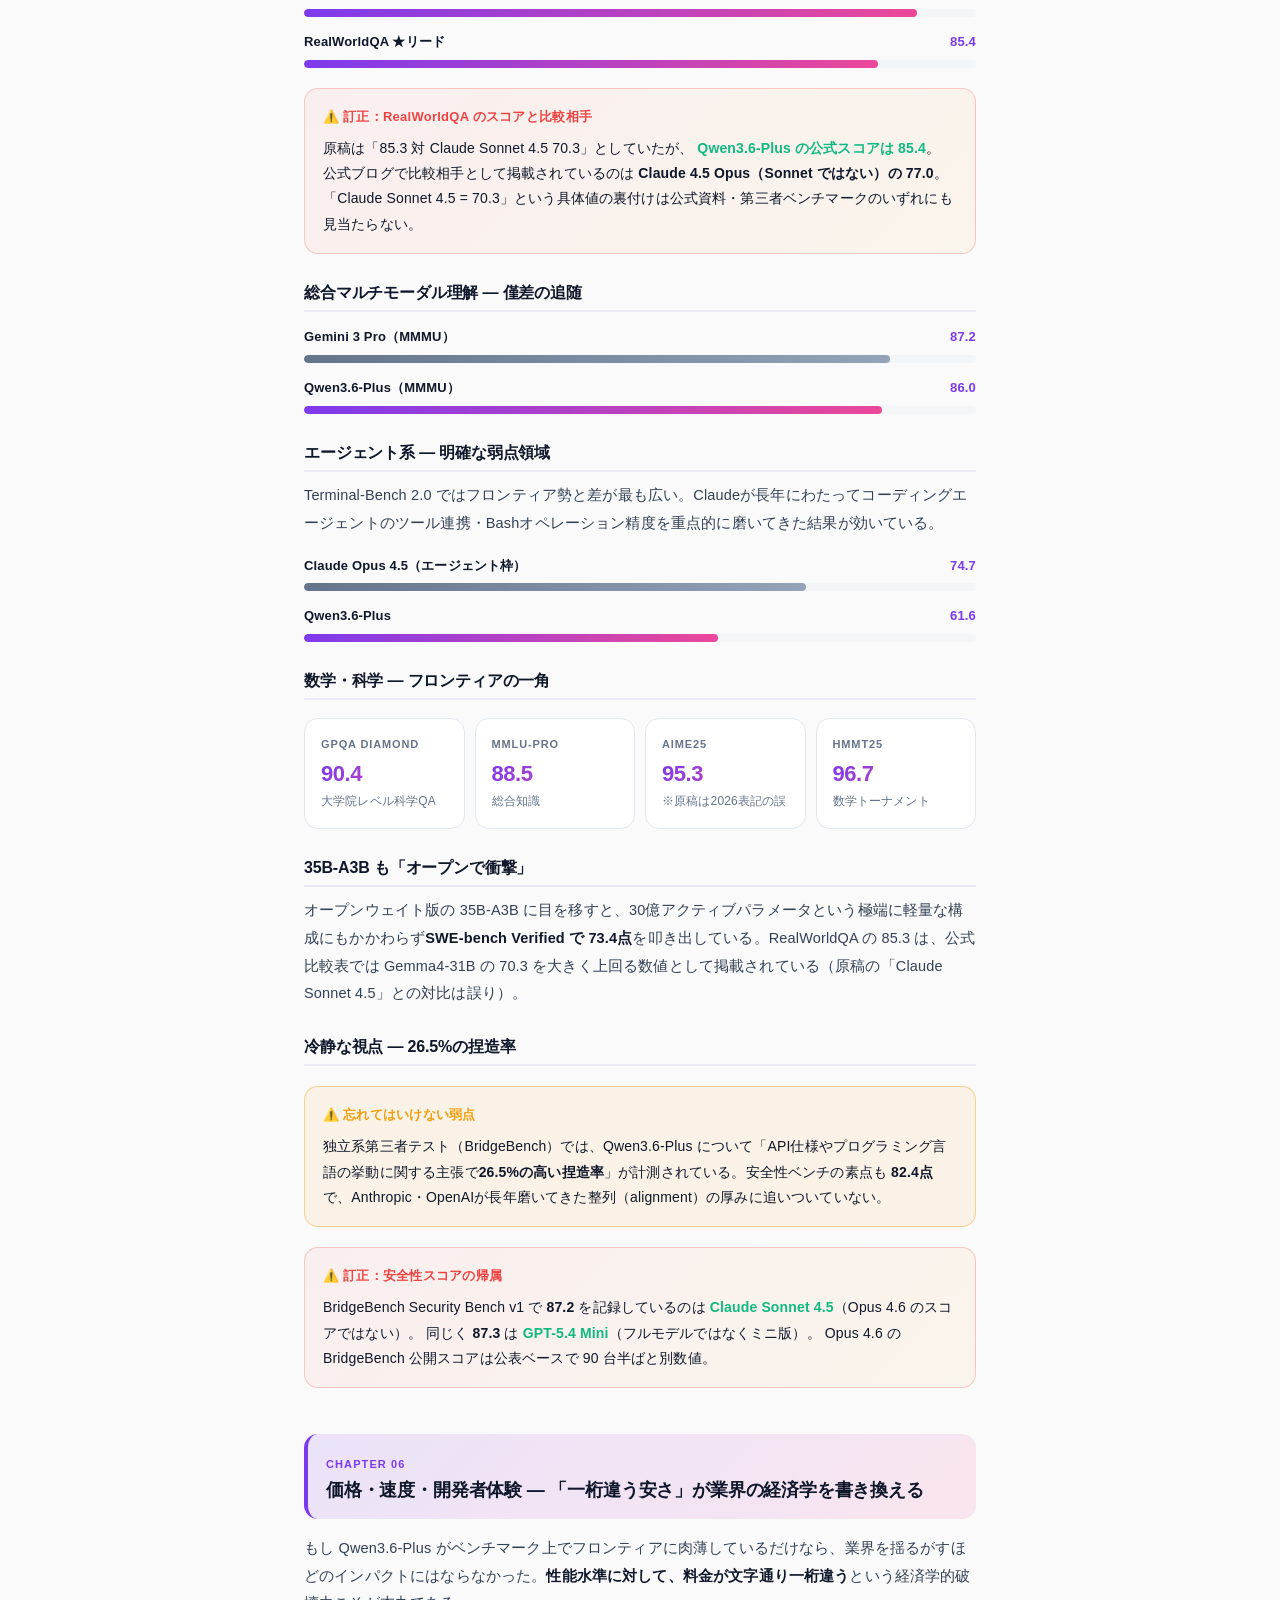
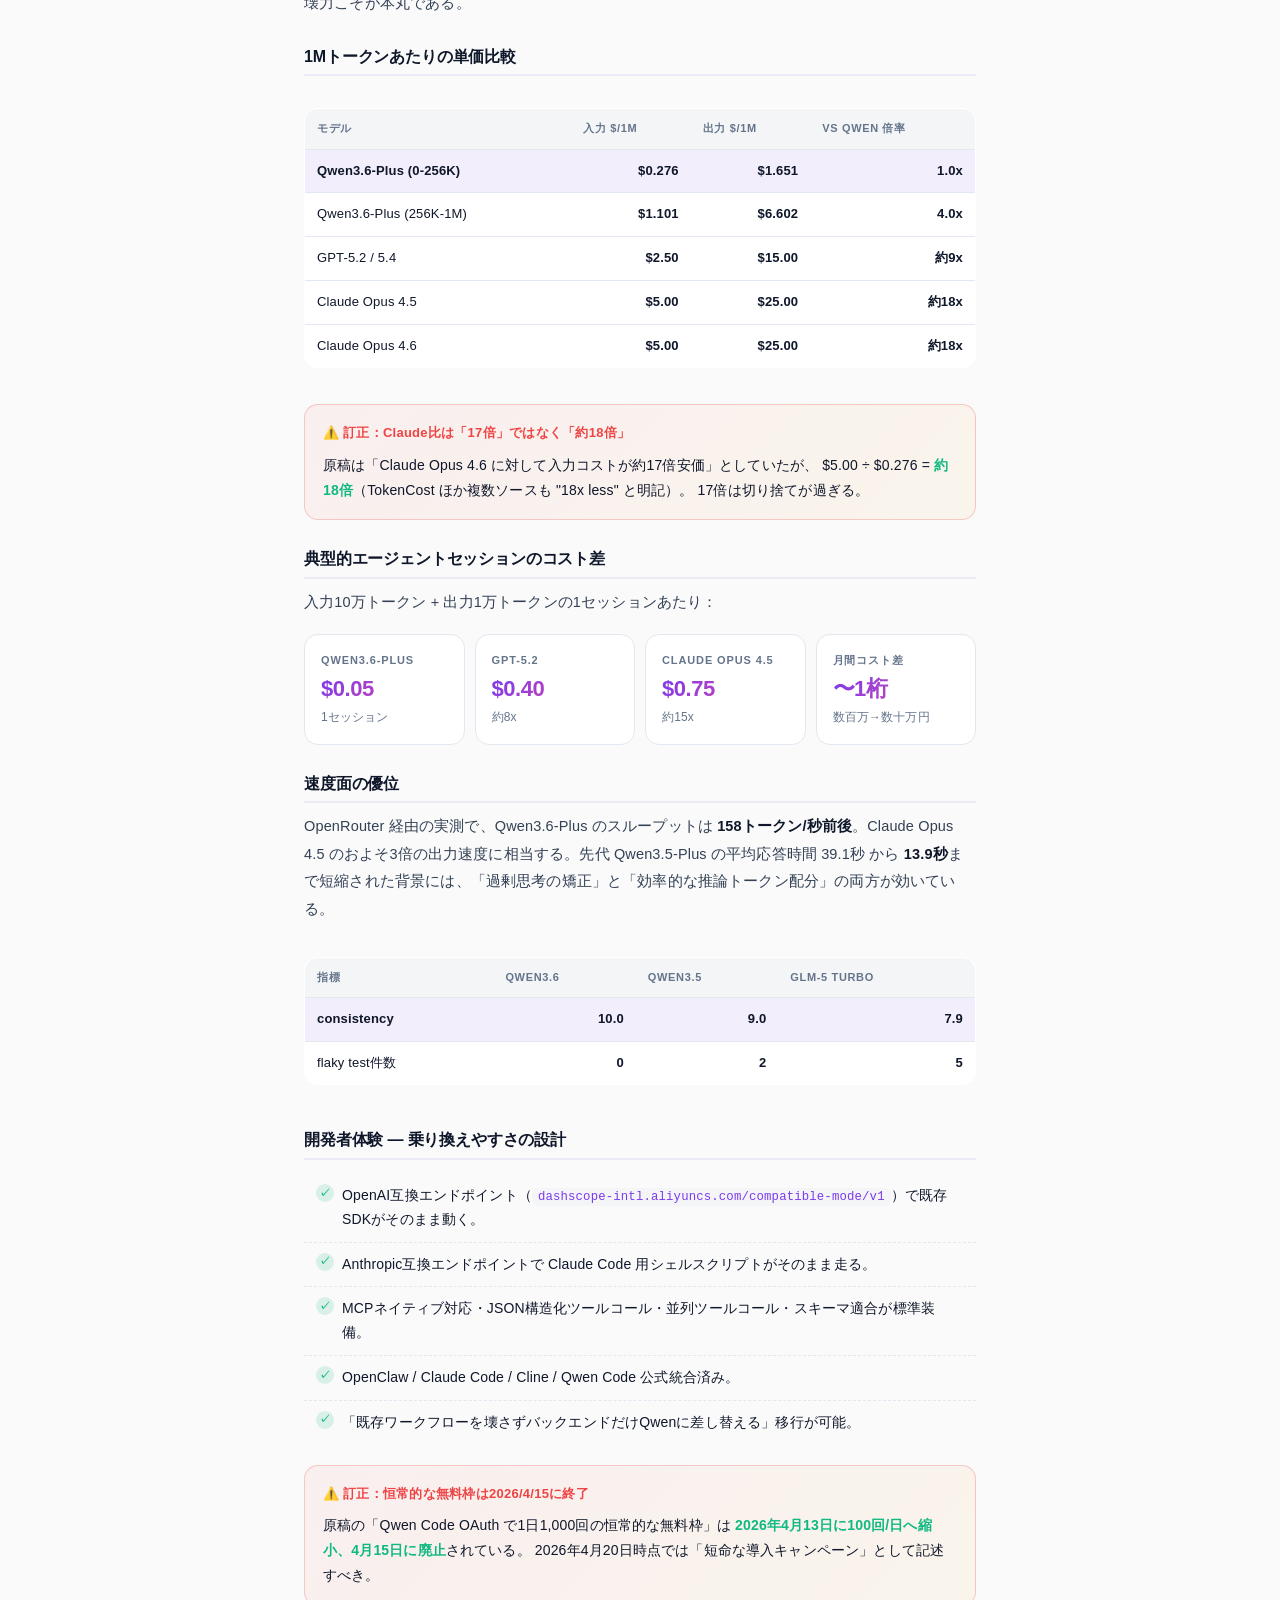
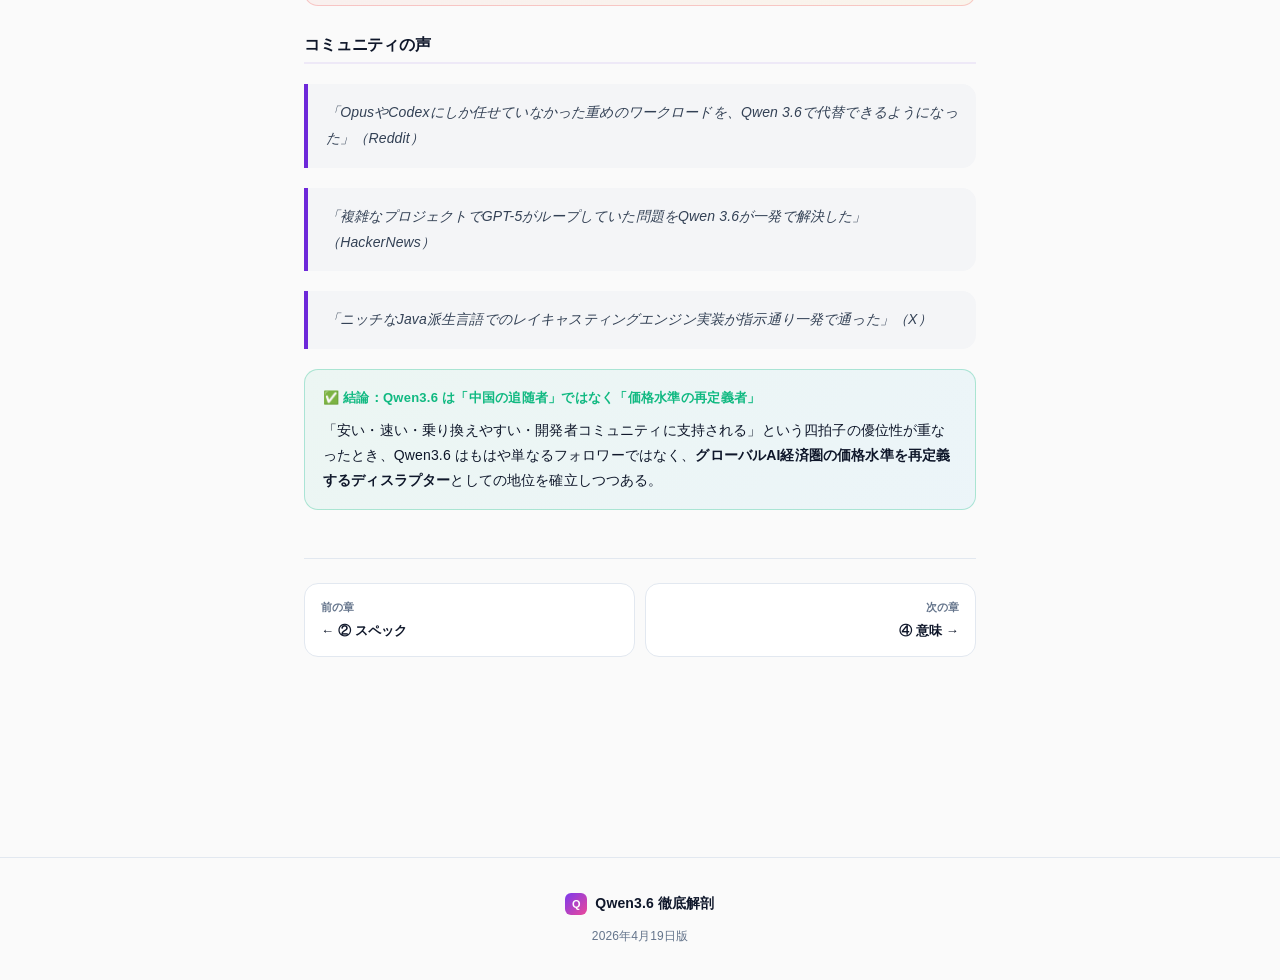
<file: benchmarks.html>
<!DOCTYPE html>
<html lang="ja">
<head>
  <meta charset="UTF-8">
  <meta name="viewport" content="width=device-width, initial-scale=1.0, viewport-fit=cover">
  <meta name="theme-color" content="#7c3aed">
  <title>③ 競争優位性 ― ベンチ戦線 | Qwen3.6 徹底解剖</title>
  <link rel="stylesheet" href="css/style.css">
</head>
<body>
  <header class="topbar">
    <div class="topbar-inner">
      <a href="index.html" class="topbar-brand">
        <span class="brand-mark">Q</span><span>Qwen3.6<span class="brand-sub">2026.04.19</span></span>
      </a>
      <div class="topbar-actions">
        <button id="themeToggle" class="icon-btn" type="button">🌙</button>
        <button id="navOpen" class="icon-btn" type="button">☰</button>
      </div>
    </div>
  </header>
  <div id="navBackdrop" class="nav-backdrop"></div>
  <aside id="navDrawer" class="nav-drawer">
    <div class="nav-drawer-header"><div class="nav-drawer-title">目次</div><button id="navClose" class="icon-btn" type="button">✕</button></div>
    <ul class="nav-list">
      <li><a href="index.html"><span class="nav-num">🏠</span>トップ</a></li>
      <li><a href="overview.html"><span class="nav-num">01</span>概要</a></li>
      <li><a href="specs.html"><span class="nav-num">02</span>スペック</a></li>
      <li><a href="benchmarks.html"><span class="nav-num">03</span>競争優位性</a></li>
      <li><a href="meaning.html"><span class="nav-num">04</span>意味</a></li>
      <li><a href="architecture.html"><span class="nav-num">05</span>アーキテクチャ</a></li>
      <li><a href="realworld.html"><span class="nav-num">06</span>実世界スコア</a></li>
      <li><a href="enterprise.html"><span class="nav-num">07</span>Wukong/HW</a></li>
      <li><a href="pros-cons.html"><span class="nav-num">08</span>メリデメ</a></li>
      <li><a href="future.html"><span class="nav-num">09</span>未来</a></li>
      <li><a href="corrections.html"><span class="nav-num">⚠</span>ファクトチェック</a></li>
    </ul>
  </aside>

  <main class="page">
    <section class="hero">
      <span class="hero-eyebrow"><span class="dot"></span>TOPIC 03 / COMPETITIVE EDGE</span>
      <h1 class="hero-title">③ <span class="grad">競争優位性</span><br>ベンチマーク戦線</h1>
      <p class="hero-sub">Qwen3.6-Plus が各領域で見せる「首位／僅差2位／やや後塵」のポジション。公式比較表の相手は Claude Opus 4.5 / GPT-5.2 / Gemini-3 Pro / Kimi-K2.5 です（※原稿の誤記を全訂正）。</p>
    </section>

    <!-- 第5章 -->
    <div class="chapter">
      <div class="chapter-num">CHAPTER 05</div>
      <div class="chapter-title">ベンチマーク戦線 ― Claude Opus 4.5・GPT-5.2・Gemini-3 Pro に食らいつく「ほぼ互角の挑戦者」</div>
    </div>

    <div class="body-text">
      <div class="callout correction">
        <div class="callout-head">⚠️ 訂正：公式比較表のフロンティア4モデル</div>
        原稿が多用した「Claude Opus 4.6」「GPT-5.4」は公式比較表に含まれておらず、正しい比較軸は
        <span class="correct-mark">Claude Opus 4.5 / GPT-5.2 / Gemini-3 Pro / Kimi-K2.5</span>。
        本章以降のスコア比較は、すべてこの公式4モデルを基準として訂正しています。
      </div>

      <h3 class="sub-heading">SWE-bench Verified ― 2ポイント差の僅差</h3>
      <p>
        ソフトウェアエンジニアリング系の主戦場である SWE-bench Verified では、<b>Claude Opus 4.5 が 80.9点</b>で首位、<b>Qwen3.6-Plus が 78.8点</b>と約2ポイント差で追随する構図。業界観測者が「Qwen とフロンティアモデルの差はいまだかつてなく狭まった」と驚愕する数字である。
      </p>

      <div class="bench">
        <div class="bench-row"><span class="bench-name">Claude Opus 4.5</span><span class="bench-score">80.9</span></div>
        <div class="bench-bar"><div class="bench-fill rival" data-width="80.9%"></div></div>
      </div>
      <div class="bench">
        <div class="bench-row"><span class="bench-name">Qwen3.6-Plus</span><span class="bench-score">78.8</span></div>
        <div class="bench-bar"><div class="bench-fill" data-width="78.8%"></div></div>
      </div>

      <div class="callout correction">
        <div class="callout-head">⚠️ 訂正：Claude側の数値は「80.8」ではなく「80.9」</div>
        原稿は「Claude Opus 4.6 80.8 対 Qwen 78.8、わずか2ポイント差」としていたが、
        公式比較表の相手は <span class="correct-mark">Claude Opus 4.5 の 80.9点</span>。
        <b>80.8</b> は第三者サイト（digitalapplied 等）が別途集計した Opus 4.6 の値。
      </div>

      <h3 class="sub-heading">SWE-bench Pro ― 「大きく上回る」は誤り</h3>

      <div class="callout correction">
        <div class="callout-head">⚠️ 訂正：Opus 4.5 の SWE-bench Pro は 45.9 ではなく 約57</div>
        原稿は「Claude Opus 4.5 の 45.9 点を大きく上回る」としていたが、
        <span class="correct-mark">Opus 4.5 の SWE-bench Pro は公式比較表で 59.3、TokenCost集計で 57.1</span>。
        したがって Qwen3.6-Plus の 56.6 点は Opus 4.5 を「大きく上回る」のではなく、<b>むしろやや下回る水準</b>。
      </div>

      <div class="bench">
        <div class="bench-row"><span class="bench-name">Claude Opus 4.5（公式表値）</span><span class="bench-score">59.3</span></div>
        <div class="bench-bar"><div class="bench-fill rival" data-width="59.3%"></div></div>
      </div>
      <div class="bench">
        <div class="bench-row"><span class="bench-name">GPT-5.2</span><span class="bench-score">57.7</span></div>
        <div class="bench-bar"><div class="bench-fill rival2" data-width="57.7%"></div></div>
      </div>
      <div class="bench">
        <div class="bench-row"><span class="bench-name">Qwen3.6-Plus</span><span class="bench-score">56.6</span></div>
        <div class="bench-bar"><div class="bench-fill" data-width="56.6%"></div></div>
      </div>

      <h3 class="sub-heading">Qwen3.6-Plus が明確な首位に立つ領域</h3>
      <p>Qwen3.6-Plus が明確な首位に立つ領域もある。</p>

      <div class="bench">
        <div class="bench-row"><span class="bench-name">OmniDocBench 1.5 ★業界首位</span><span class="bench-score">91.2</span></div>
        <div class="bench-bar"><div class="bench-fill" data-width="91.2%"></div></div>
      </div>
      <div class="bench">
        <div class="bench-row"><span class="bench-name">RealWorldQA ★リード</span><span class="bench-score">85.4</span></div>
        <div class="bench-bar"><div class="bench-fill" data-width="85.4%"></div></div>
      </div>

      <div class="callout correction">
        <div class="callout-head">⚠️ 訂正：RealWorldQA のスコアと比較相手</div>
        原稿は「85.3 対 Claude Sonnet 4.5 70.3」としていたが、
        <span class="correct-mark">Qwen3.6-Plus の公式スコアは 85.4</span>。
        公式ブログで比較相手として掲載されているのは <b>Claude 4.5 Opus（Sonnet ではない）の 77.0</b>。
        「Claude Sonnet 4.5 = 70.3」という具体値の裏付けは公式資料・第三者ベンチマークのいずれにも見当たらない。
      </div>

      <h3 class="sub-heading">総合マルチモーダル理解 ― 僅差の追随</h3>
      <div class="bench">
        <div class="bench-row"><span class="bench-name">Gemini 3 Pro（MMMU）</span><span class="bench-score">87.2</span></div>
        <div class="bench-bar"><div class="bench-fill rival" data-width="87.2%"></div></div>
      </div>
      <div class="bench">
        <div class="bench-row"><span class="bench-name">Qwen3.6-Plus（MMMU）</span><span class="bench-score">86.0</span></div>
        <div class="bench-bar"><div class="bench-fill" data-width="86.0%"></div></div>
      </div>

      <h3 class="sub-heading">エージェント系 ― 明確な弱点領域</h3>
      <p>Terminal-Bench 2.0 ではフロンティア勢と差が最も広い。Claudeが長年にわたってコーディングエージェントのツール連携・Bashオペレーション精度を重点的に磨いてきた結果が効いている。</p>
      <div class="bench">
        <div class="bench-row"><span class="bench-name">Claude Opus 4.5（エージェント枠）</span><span class="bench-score">74.7</span></div>
        <div class="bench-bar"><div class="bench-fill rival" data-width="74.7%"></div></div>
      </div>
      <div class="bench">
        <div class="bench-row"><span class="bench-name">Qwen3.6-Plus</span><span class="bench-score">61.6</span></div>
        <div class="bench-bar"><div class="bench-fill" data-width="61.6%"></div></div>
      </div>

      <h3 class="sub-heading">数学・科学 ― フロンティアの一角</h3>
      <div class="stats-grid">
        <div class="stat-card"><div class="stat-label">GPQA Diamond</div><div class="stat-value">90.4</div><div class="stat-unit">大学院レベル科学QA</div></div>
        <div class="stat-card"><div class="stat-label">MMLU-Pro</div><div class="stat-value">88.5</div><div class="stat-unit">総合知識</div></div>
        <div class="stat-card"><div class="stat-label">AIME25</div><div class="stat-value">95.3</div><div class="stat-unit">※原稿は2026表記の誤</div></div>
        <div class="stat-card"><div class="stat-label">HMMT25</div><div class="stat-value">96.7</div><div class="stat-unit">数学トーナメント</div></div>
      </div>

      <h3 class="sub-heading">35B-A3B も「オープンで衝撃」</h3>
      <p>オープンウェイト版の 35B-A3B に目を移すと、30億アクティブパラメータという極端に軽量な構成にもかかわらず<b>SWE-bench Verified で 73.4点</b>を叩き出している。RealWorldQA の 85.3 は、公式比較表では Gemma4-31B の 70.3 を大きく上回る数値として掲載されている（原稿の「Claude Sonnet 4.5」との対比は誤り）。</p>

      <h3 class="sub-heading">冷静な視点 ― 26.5%の捏造率</h3>
      <div class="callout warn">
        <div class="callout-head">⚠️ 忘れてはいけない弱点</div>
        独立系第三者テスト（BridgeBench）では、Qwen3.6-Plus について「API仕様やプログラミング言語の挙動に関する主張で<b>26.5%の高い捏造率</b>」が計測されている。安全性ベンチの素点も <b>82.4点</b>で、Anthropic・OpenAIが長年磨いてきた整列（alignment）の厚みに追いついていない。
      </div>

      <div class="callout correction">
        <div class="callout-head">⚠️ 訂正：安全性スコアの帰属</div>
        BridgeBench Security Bench v1 で <b>87.2</b> を記録しているのは
        <span class="correct-mark">Claude Sonnet 4.5</span>（Opus 4.6 のスコアではない）。
        同じく <b>87.3</b> は <span class="correct-mark">GPT-5.4 Mini</span>（フルモデルではなくミニ版）。
        Opus 4.6 の BridgeBench 公開スコアは公表ベースで 90 台半ばと別数値。
      </div>
    </div>

    <!-- 第6章 -->
    <div class="chapter">
      <div class="chapter-num">CHAPTER 06</div>
      <div class="chapter-title">価格・速度・開発者体験 ― 「一桁違う安さ」が業界の経済学を書き換える</div>
    </div>

    <div class="body-text">
      <p class="lead">
        もし Qwen3.6-Plus がベンチマーク上でフロンティアに肉薄しているだけなら、業界を揺るがすほどのインパクトにはならなかった。<b>性能水準に対して、料金が文字通り一桁違う</b>という経済学的破壊力こそが本丸である。
      </p>

      <h3 class="sub-heading">1Mトークンあたりの単価比較</h3>
      <div class="table-wrap">
        <table class="compare-table">
          <thead><tr><th>モデル</th><th>入力 $/1M</th><th>出力 $/1M</th><th>vs Qwen 倍率</th></tr></thead>
          <tbody>
            <tr class="highlight"><td>Qwen3.6-Plus (0-256K)</td><td class="num">$0.276</td><td class="num">$1.651</td><td class="num">1.0x</td></tr>
            <tr><td>Qwen3.6-Plus (256K-1M)</td><td class="num">$1.101</td><td class="num">$6.602</td><td class="num">4.0x</td></tr>
            <tr><td>GPT-5.2 / 5.4</td><td class="num">$2.50</td><td class="num">$15.00</td><td class="num">約9x</td></tr>
            <tr><td>Claude Opus 4.5</td><td class="num">$5.00</td><td class="num">$25.00</td><td class="num">約18x</td></tr>
            <tr><td>Claude Opus 4.6</td><td class="num">$5.00</td><td class="num">$25.00</td><td class="num">約18x</td></tr>
          </tbody>
        </table>
      </div>

      <div class="callout correction">
        <div class="callout-head">⚠️ 訂正：Claude比は「17倍」ではなく「約18倍」</div>
        原稿は「Claude Opus 4.6 に対して入力コストが約17倍安価」としていたが、
        $5.00 ÷ $0.276 = <span class="correct-mark">約18倍</span>（TokenCost ほか複数ソースも "18x less" と明記）。
        17倍は切り捨てが過ぎる。
      </div>

      <h3 class="sub-heading">典型的エージェントセッションのコスト差</h3>
      <p>入力10万トークン + 出力1万トークンの1セッションあたり：</p>

      <div class="stats-grid">
        <div class="stat-card"><div class="stat-label">Qwen3.6-Plus</div><div class="stat-value">$0.05</div><div class="stat-unit">1セッション</div></div>
        <div class="stat-card"><div class="stat-label">GPT-5.2</div><div class="stat-value">$0.40</div><div class="stat-unit">約8x</div></div>
        <div class="stat-card"><div class="stat-label">Claude Opus 4.5</div><div class="stat-value">$0.75</div><div class="stat-unit">約15x</div></div>
        <div class="stat-card"><div class="stat-label">月間コスト差</div><div class="stat-value">〜1桁</div><div class="stat-unit">数百万→数十万円</div></div>
      </div>

      <h3 class="sub-heading">速度面の優位</h3>
      <p>
        OpenRouter 経由の実測で、Qwen3.6-Plus のスループットは <b>158トークン/秒前後</b>。Claude Opus 4.5 のおよそ3倍の出力速度に相当する。先代 Qwen3.5-Plus の平均応答時間 39.1秒 から <b>13.9秒</b>まで短縮された背景には、「過剰思考の矯正」と「効率的な推論トークン配分」の両方が効いている。
      </p>

      <div class="table-wrap">
        <table class="compare-table">
          <thead><tr><th>指標</th><th>Qwen3.6</th><th>Qwen3.5</th><th>GLM-5 Turbo</th></tr></thead>
          <tbody>
            <tr class="highlight"><td>consistency</td><td class="num">10.0</td><td class="num">9.0</td><td class="num">7.9</td></tr>
            <tr><td>flaky test件数</td><td class="num">0</td><td class="num">2</td><td class="num">5</td></tr>
          </tbody>
        </table>
      </div>

      <h3 class="sub-heading">開発者体験 ― 乗り換えやすさの設計</h3>
      <ul class="feat-list">
        <li>OpenAI互換エンドポイント（<code>dashscope-intl.aliyuncs.com/compatible-mode/v1</code>）で既存SDKがそのまま動く。</li>
        <li>Anthropic互換エンドポイントで Claude Code 用シェルスクリプトがそのまま走る。</li>
        <li>MCPネイティブ対応・JSON構造化ツールコール・並列ツールコール・スキーマ適合が標準装備。</li>
        <li>OpenClaw / Claude Code / Cline / Qwen Code 公式統合済み。</li>
        <li>「既存ワークフローを壊さずバックエンドだけQwenに差し替える」移行が可能。</li>
      </ul>

      <div class="callout correction">
        <div class="callout-head">⚠️ 訂正：恒常的な無料枠は2026/4/15に終了</div>
        原稿の「Qwen Code OAuth で1日1,000回の恒常的な無料枠」は
        <span class="correct-mark">2026年4月13日に100回/日へ縮小、4月15日に廃止</span>されている。
        2026年4月20日時点では「短命な導入キャンペーン」として記述すべき。
      </div>

      <h3 class="sub-heading">コミュニティの声</h3>
      <div class="quote">「OpusやCodexにしか任せていなかった重めのワークロードを、Qwen 3.6で代替できるようになった」（Reddit）</div>
      <div class="quote">「複雑なプロジェクトでGPT-5がループしていた問題をQwen 3.6が一発で解決した」（HackerNews）</div>
      <div class="quote">「ニッチなJava派生言語でのレイキャスティングエンジン実装が指示通り一発で通った」（X）</div>

      <div class="callout fact">
        <div class="callout-head">✅ 結論：Qwen3.6 は「中国の追随者」ではなく「価格水準の再定義者」</div>
        「安い・速い・乗り換えやすい・開発者コミュニティに支持される」という四拍子の優位性が重なったとき、Qwen3.6 はもはや単なるフォロワーではなく、<b>グローバルAI経済圏の価格水準を再定義するディスラプター</b>としての地位を確立しつつある。
      </div>
    </div>

    <div class="pager">
      <a href="specs.html" class="pager-prev">
        <span><span class="lbl">前の章</span><span class="ttl">← ② スペック</span></span>
      </a>
      <a href="meaning.html" class="pager-next">
        <span><span class="lbl">次の章</span><span class="ttl">④ 意味 →</span></span>
      </a>
    </div>
  </main>

  <button id="toTop" class="to-top">↑</button>
  <footer class="footer">
    <div class="foot-brand"><span style="display:inline-block;width:22px;height:22px;border-radius:6px;background:var(--brand-grad);color:#fff;text-align:center;line-height:22px;font-size:11px;font-weight:900;">Q</span>Qwen3.6 徹底解剖</div>
    <div>2026年4月19日版</div>
  </footer>
  <script src="js/main.js"></script>
</body>
</html>
</file>
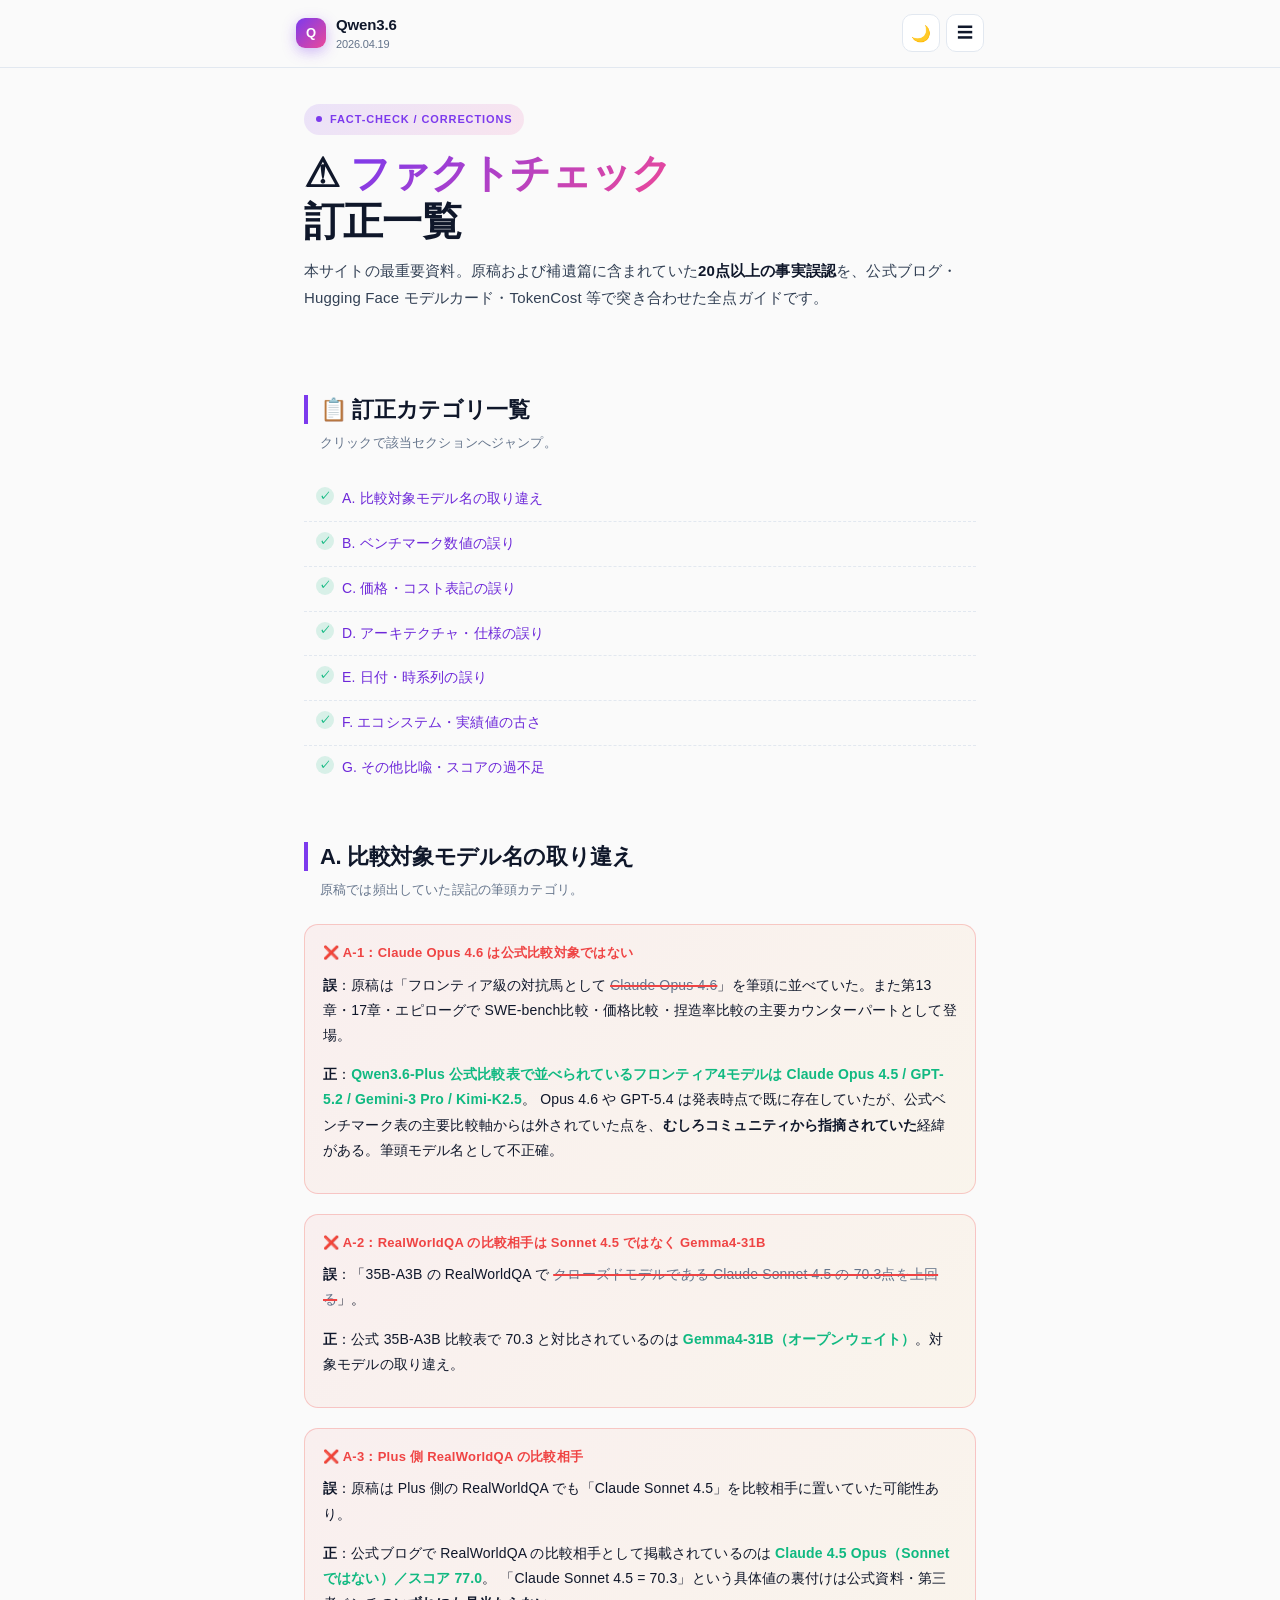
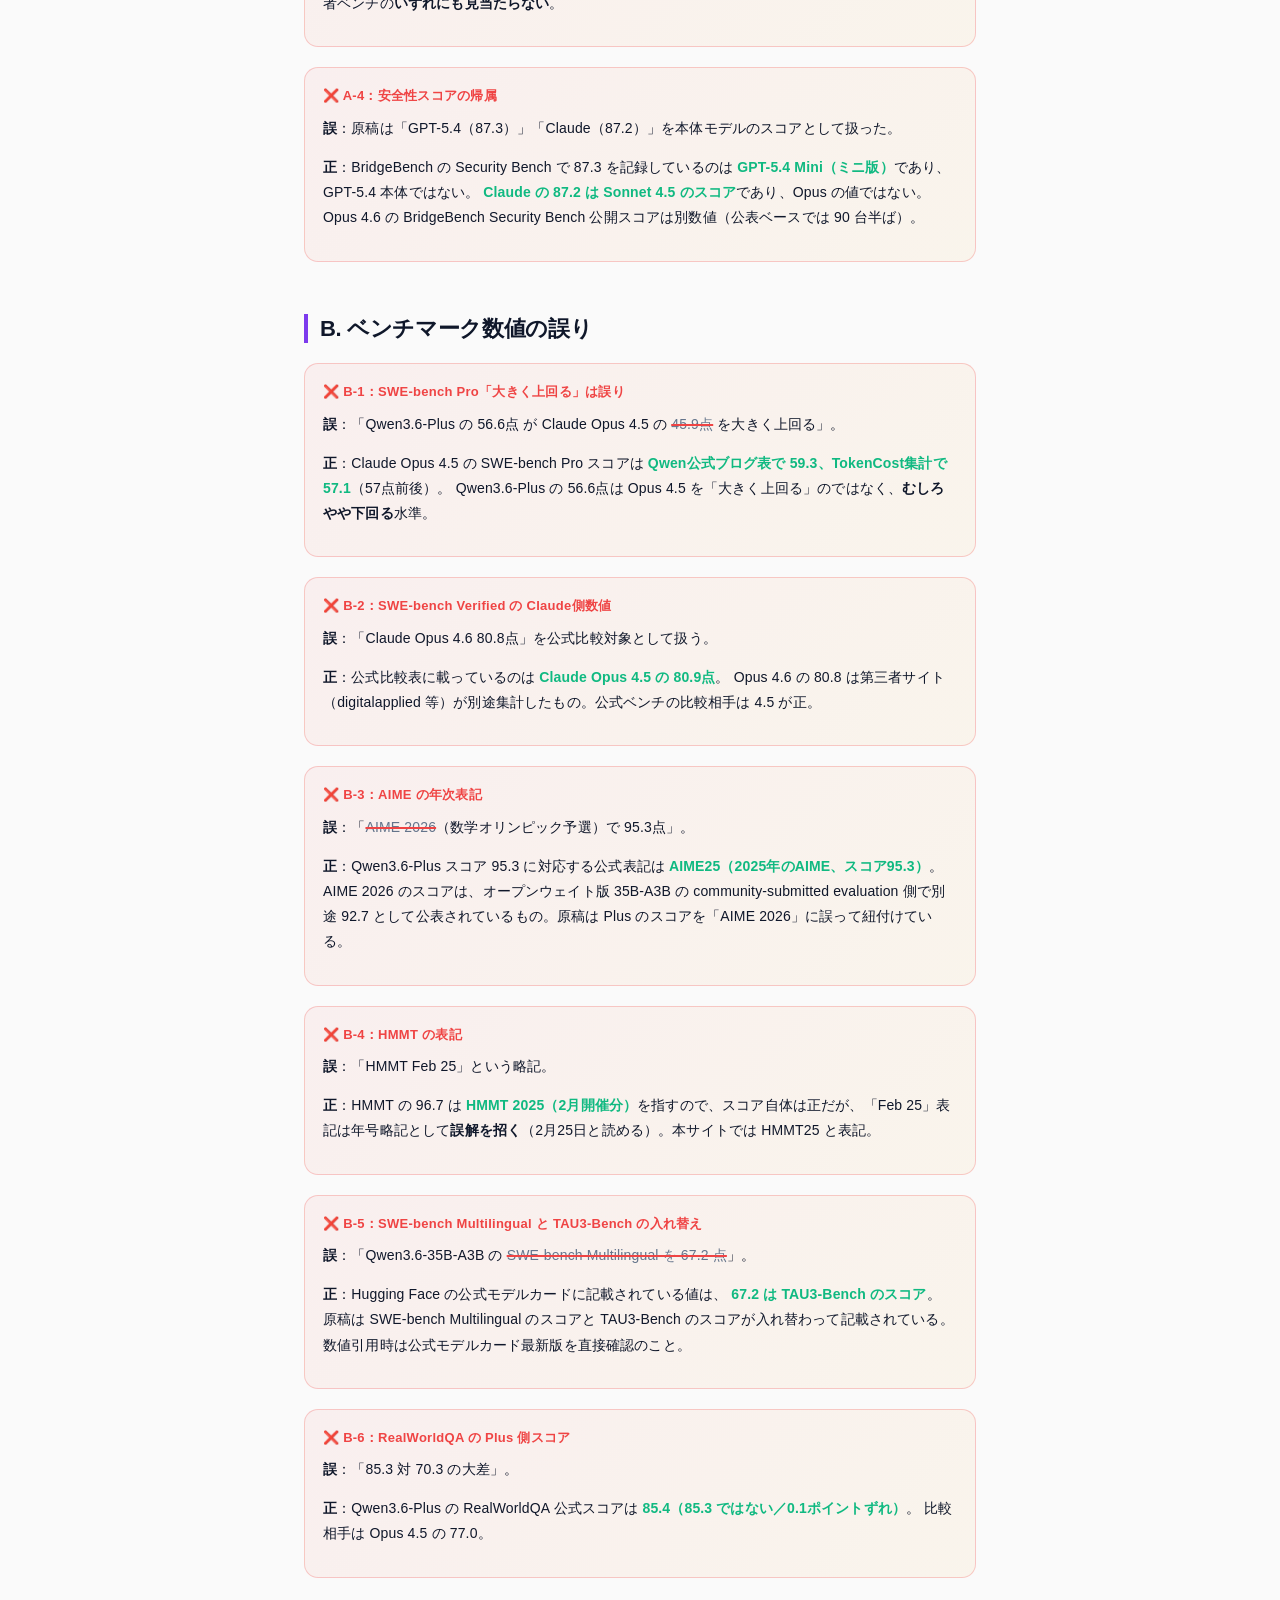
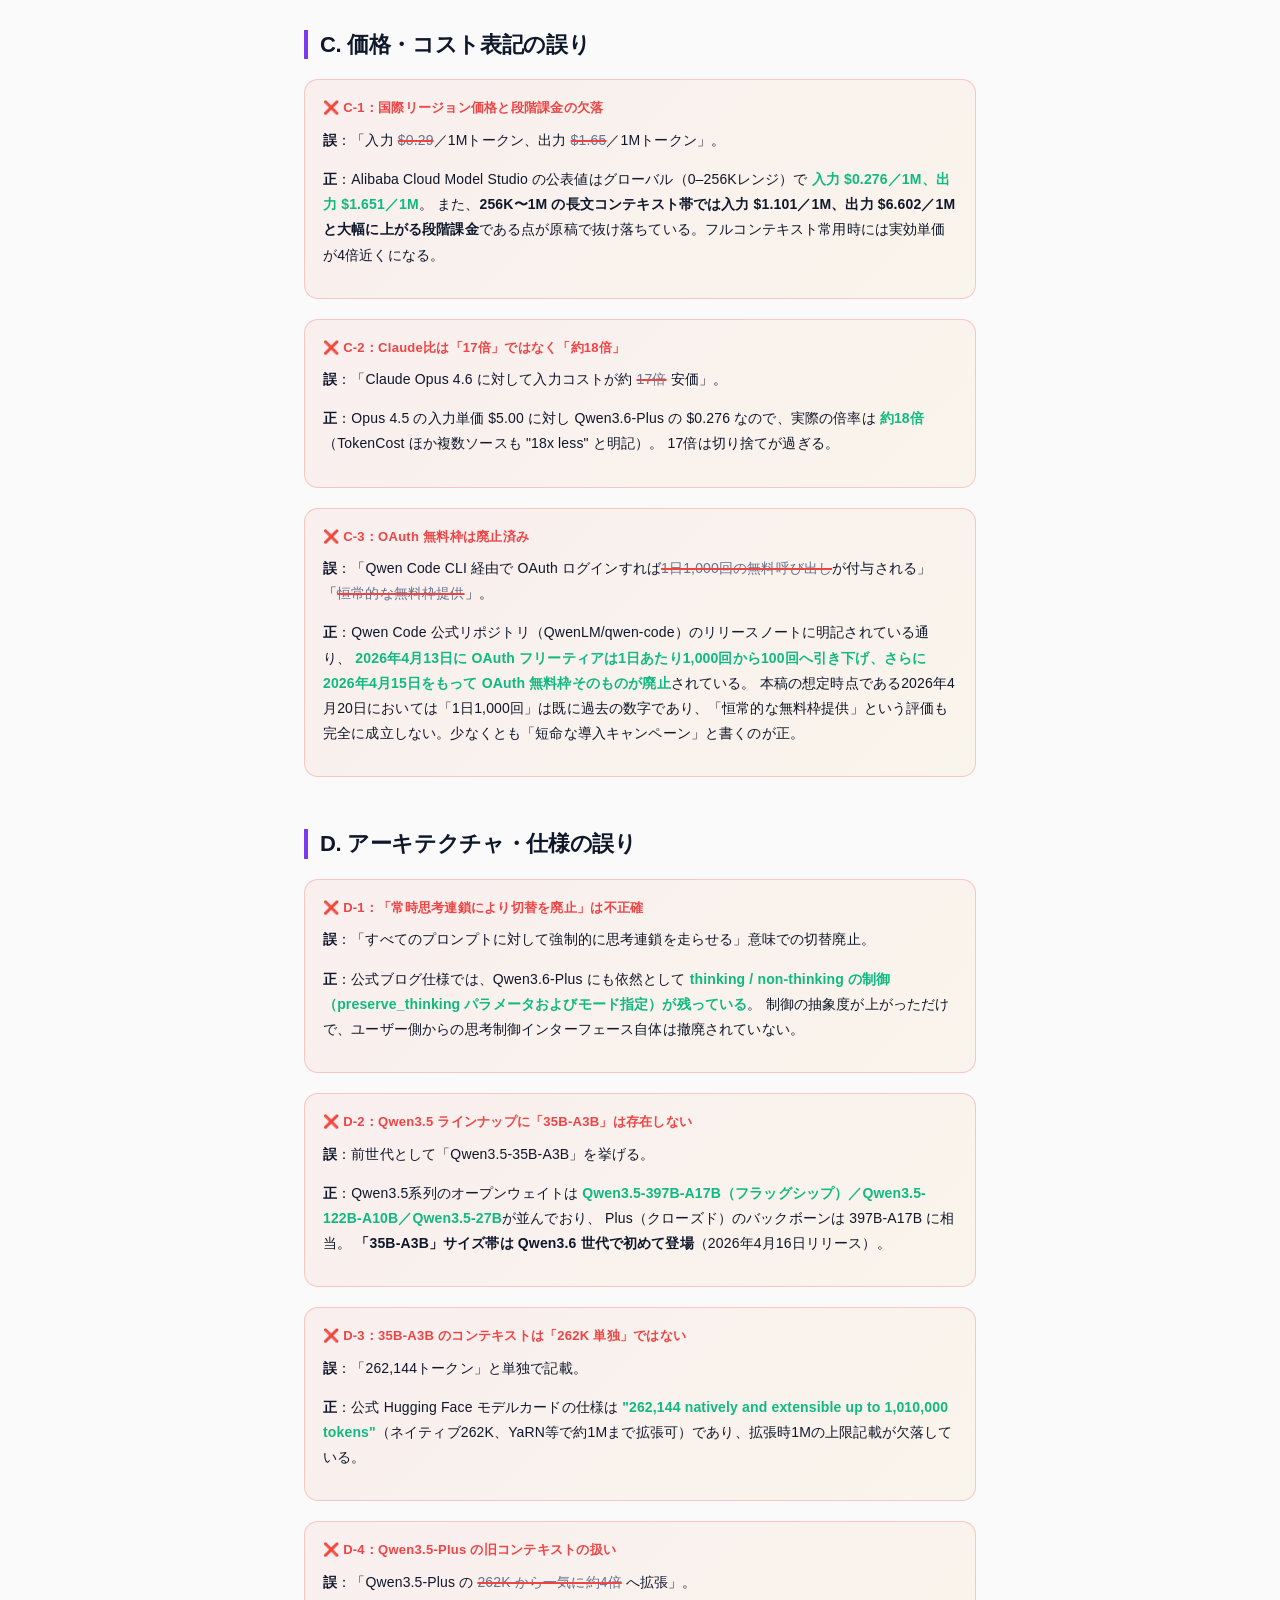
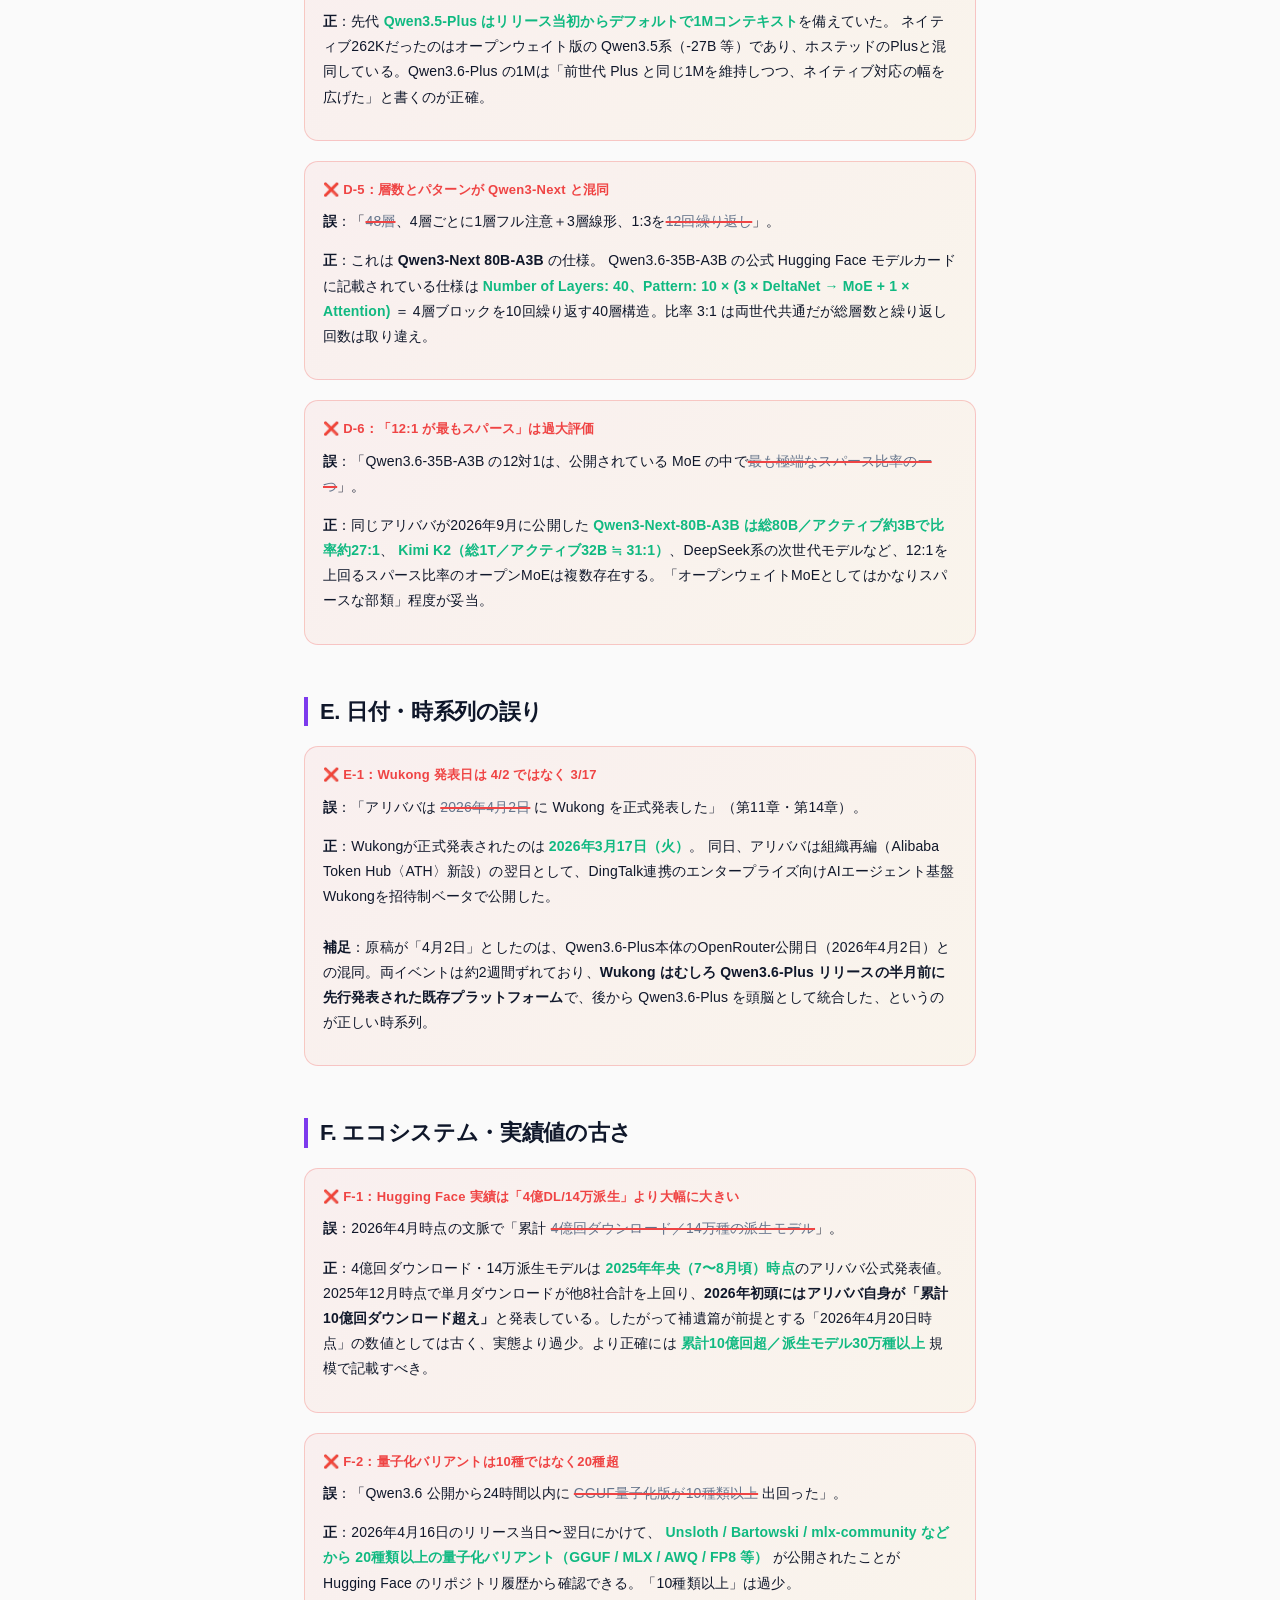
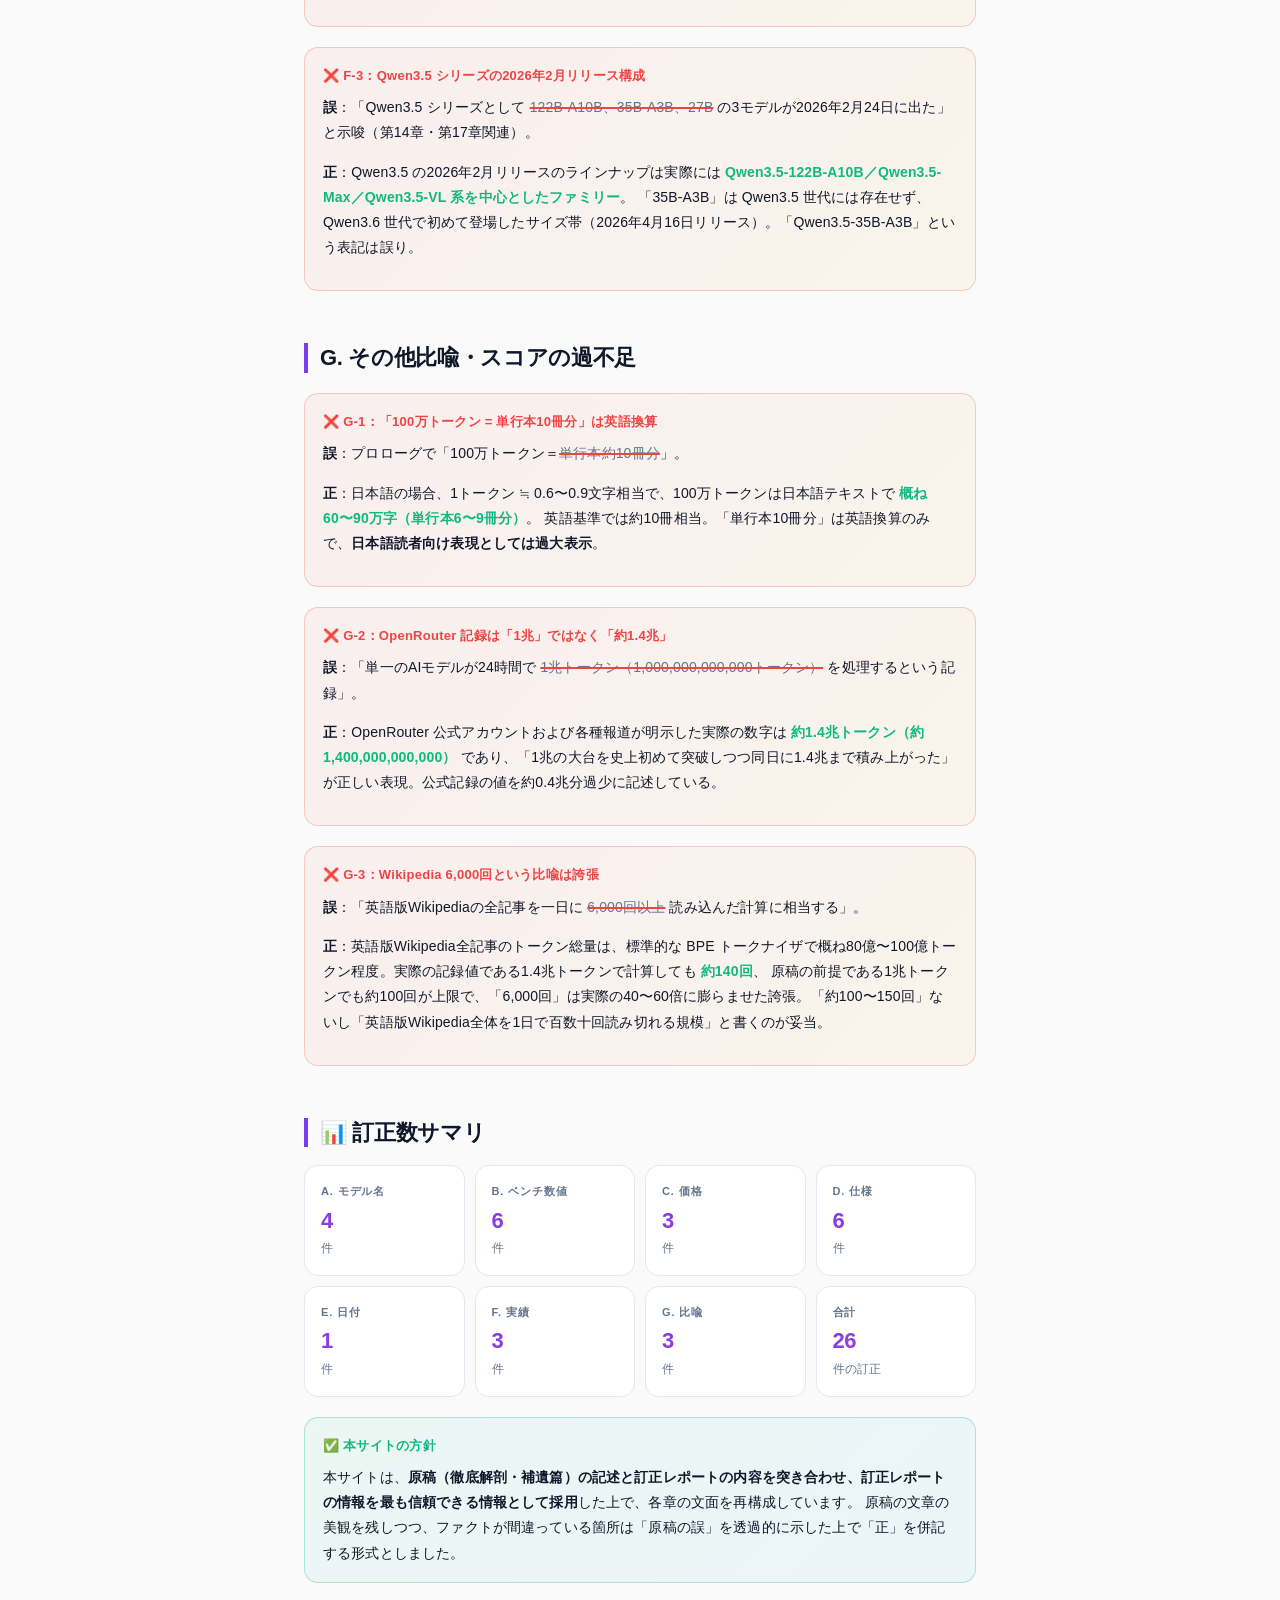
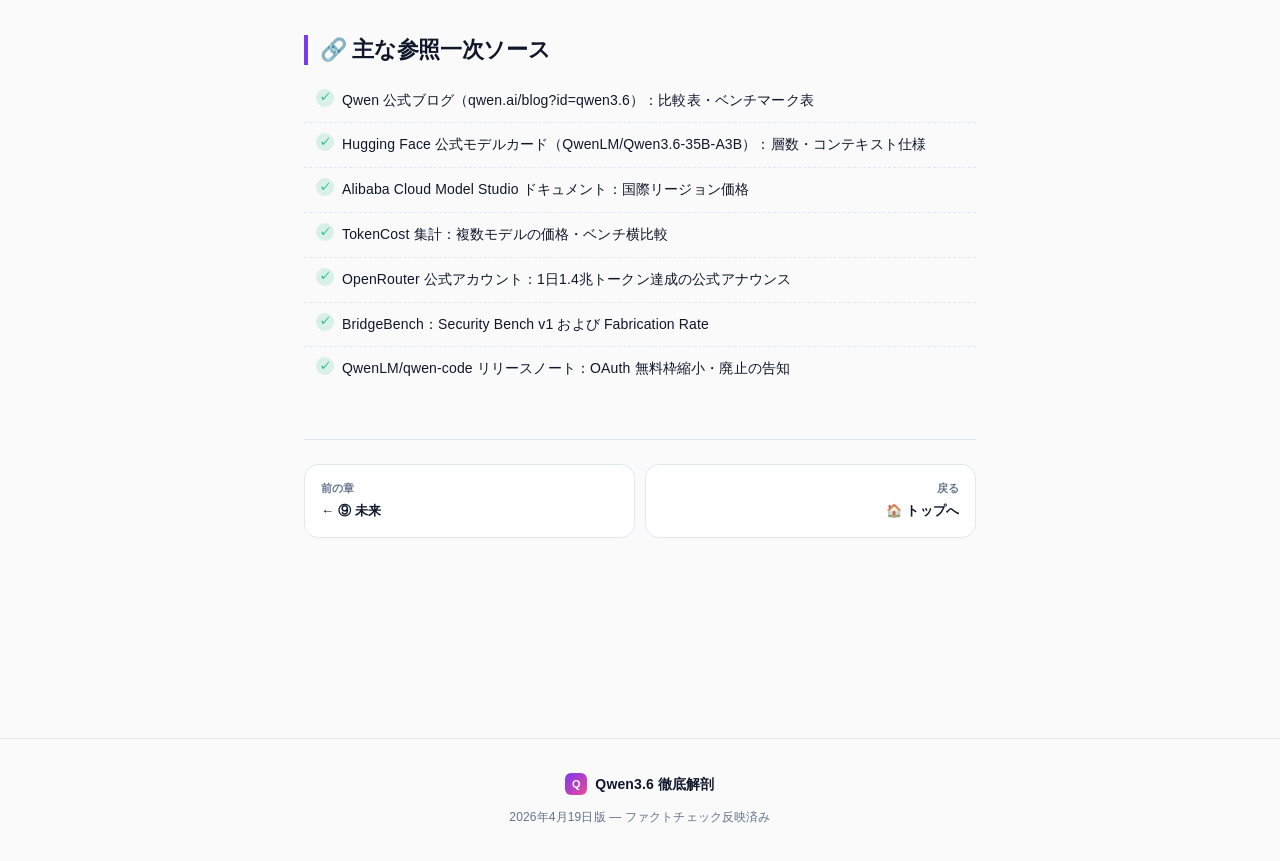
<file: corrections.html>
<!DOCTYPE html>
<html lang="ja">
<head>
  <meta charset="UTF-8">
  <meta name="viewport" content="width=device-width, initial-scale=1.0, viewport-fit=cover">
  <meta name="theme-color" content="#7c3aed">
  <title>⚠ ファクトチェック / 訂正一覧 | Qwen3.6 徹底解剖</title>
  <link rel="stylesheet" href="css/style.css">
</head>
<body>
  <header class="topbar">
    <div class="topbar-inner">
      <a href="index.html" class="topbar-brand">
        <span class="brand-mark">Q</span><span>Qwen3.6<span class="brand-sub">2026.04.19</span></span>
      </a>
      <div class="topbar-actions">
        <button id="themeToggle" class="icon-btn" type="button">🌙</button>
        <button id="navOpen" class="icon-btn" type="button">☰</button>
      </div>
    </div>
  </header>
  <div id="navBackdrop" class="nav-backdrop"></div>
  <aside id="navDrawer" class="nav-drawer">
    <div class="nav-drawer-header"><div class="nav-drawer-title">目次</div><button id="navClose" class="icon-btn" type="button">✕</button></div>
    <ul class="nav-list">
      <li><a href="index.html"><span class="nav-num">🏠</span>トップ</a></li>
      <li><a href="overview.html"><span class="nav-num">01</span>概要</a></li>
      <li><a href="specs.html"><span class="nav-num">02</span>スペック</a></li>
      <li><a href="benchmarks.html"><span class="nav-num">03</span>競争優位性</a></li>
      <li><a href="meaning.html"><span class="nav-num">04</span>意味</a></li>
      <li><a href="architecture.html"><span class="nav-num">05</span>アーキテクチャ</a></li>
      <li><a href="realworld.html"><span class="nav-num">06</span>実世界スコア</a></li>
      <li><a href="enterprise.html"><span class="nav-num">07</span>Wukong/HW</a></li>
      <li><a href="pros-cons.html"><span class="nav-num">08</span>メリデメ</a></li>
      <li><a href="future.html"><span class="nav-num">09</span>未来</a></li>
      <li><a href="corrections.html"><span class="nav-num">⚠</span>ファクトチェック</a></li>
    </ul>
  </aside>

  <main class="page">
    <section class="hero">
      <span class="hero-eyebrow"><span class="dot"></span>FACT-CHECK / CORRECTIONS</span>
      <h1 class="hero-title">⚠ <span class="grad">ファクトチェック</span><br>訂正一覧</h1>
      <p class="hero-sub">本サイトの最重要資料。原稿および補遺篇に含まれていた<b>20点以上の事実誤認</b>を、公式ブログ・Hugging Face モデルカード・TokenCost 等で突き合わせた全点ガイドです。</p>
    </section>

    <!-- ナビ -->
    <section class="section">
      <h2 class="section-title">📋 訂正カテゴリ一覧</h2>
      <p class="section-sub">クリックで該当セクションへジャンプ。</p>
      <ul class="feat-list">
        <li><a href="#cat-models">A. 比較対象モデル名の取り違え</a></li>
        <li><a href="#cat-bench">B. ベンチマーク数値の誤り</a></li>
        <li><a href="#cat-price">C. 価格・コスト表記の誤り</a></li>
        <li><a href="#cat-arch">D. アーキテクチャ・仕様の誤り</a></li>
        <li><a href="#cat-date">E. 日付・時系列の誤り</a></li>
        <li><a href="#cat-ecosystem">F. エコシステム・実績値の古さ</a></li>
        <li><a href="#cat-other">G. その他比喩・スコアの過不足</a></li>
      </ul>
    </section>

    <!-- A: モデル名 -->
    <section class="section" id="cat-models">
      <h2 class="section-title">A. 比較対象モデル名の取り違え</h2>
      <p class="section-sub">原稿では頻出していた誤記の筆頭カテゴリ。</p>

      <div class="callout correction">
        <div class="callout-head">❌ A-1：Claude Opus 4.6 は公式比較対象ではない</div>
        <p><b>誤</b>：原稿は「フロンティア級の対抗馬として <span class="strike">Claude Opus 4.6</span>」を筆頭に並べていた。また第13章・17章・エピローグで SWE-bench比較・価格比較・捏造率比較の主要カウンターパートとして登場。</p>
        <p><b>正</b>：<span class="correct-mark">Qwen3.6-Plus 公式比較表で並べられているフロンティア4モデルは Claude Opus 4.5 / GPT-5.2 / Gemini-3 Pro / Kimi-K2.5</span>。
        Opus 4.6 や GPT-5.4 は発表時点で既に存在していたが、公式ベンチマーク表の主要比較軸からは外されていた点を、<b>むしろコミュニティから指摘されていた</b>経緯がある。筆頭モデル名として不正確。</p>
      </div>

      <div class="callout correction">
        <div class="callout-head">❌ A-2：RealWorldQA の比較相手は Sonnet 4.5 ではなく Gemma4-31B</div>
        <p><b>誤</b>：「35B-A3B の RealWorldQA で <span class="strike">クローズドモデルである Claude Sonnet 4.5 の 70.3点を上回る</span>」。</p>
        <p><b>正</b>：公式 35B-A3B 比較表で 70.3 と対比されているのは <span class="correct-mark">Gemma4-31B（オープンウェイト）</span>。対象モデルの取り違え。</p>
      </div>

      <div class="callout correction">
        <div class="callout-head">❌ A-3：Plus 側 RealWorldQA の比較相手</div>
        <p><b>誤</b>：原稿は Plus 側の RealWorldQA でも「Claude Sonnet 4.5」を比較相手に置いていた可能性あり。</p>
        <p><b>正</b>：公式ブログで RealWorldQA の比較相手として掲載されているのは <span class="correct-mark">Claude 4.5 Opus（Sonnet ではない）／スコア 77.0</span>。
        「Claude Sonnet 4.5 = 70.3」という具体値の裏付けは公式資料・第三者ベンチの<b>いずれにも見当たらない</b>。</p>
      </div>

      <div class="callout correction">
        <div class="callout-head">❌ A-4：安全性スコアの帰属</div>
        <p><b>誤</b>：原稿は「GPT-5.4（87.3）」「Claude（87.2）」を本体モデルのスコアとして扱った。</p>
        <p><b>正</b>：BridgeBench の Security Bench で 87.3 を記録しているのは
        <span class="correct-mark">GPT-5.4 Mini（ミニ版）</span>であり、GPT-5.4 本体ではない。
        <span class="correct-mark">Claude の 87.2 は Sonnet 4.5 のスコア</span>であり、Opus の値ではない。Opus 4.6 の BridgeBench Security Bench 公開スコアは別数値（公表ベースでは 90 台半ば）。</p>
      </div>
    </section>

    <!-- B: ベンチ数値 -->
    <section class="section" id="cat-bench">
      <h2 class="section-title">B. ベンチマーク数値の誤り</h2>

      <div class="callout correction">
        <div class="callout-head">❌ B-1：SWE-bench Pro「大きく上回る」は誤り</div>
        <p><b>誤</b>：「Qwen3.6-Plus の 56.6点 が Claude Opus 4.5 の <span class="strike">45.9点</span> を大きく上回る」。</p>
        <p><b>正</b>：Claude Opus 4.5 の SWE-bench Pro スコアは
        <span class="correct-mark">Qwen公式ブログ表で 59.3、TokenCost集計で 57.1</span>（57点前後）。
        Qwen3.6-Plus の 56.6点は Opus 4.5 を「大きく上回る」のではなく、<b>むしろやや下回る</b>水準。</p>
      </div>

      <div class="callout correction">
        <div class="callout-head">❌ B-2：SWE-bench Verified の Claude側数値</div>
        <p><b>誤</b>：「Claude Opus 4.6 80.8点」を公式比較対象として扱う。</p>
        <p><b>正</b>：公式比較表に載っているのは
        <span class="correct-mark">Claude Opus 4.5 の 80.9点</span>。
        Opus 4.6 の 80.8 は第三者サイト（digitalapplied 等）が別途集計したもの。公式ベンチの比較相手は 4.5 が正。</p>
      </div>

      <div class="callout correction">
        <div class="callout-head">❌ B-3：AIME の年次表記</div>
        <p><b>誤</b>：「<span class="strike">AIME 2026</span>（数学オリンピック予選）で 95.3点」。</p>
        <p><b>正</b>：Qwen3.6-Plus スコア 95.3 に対応する公式表記は
        <span class="correct-mark">AIME25（2025年のAIME、スコア95.3）</span>。
        AIME 2026 のスコアは、オープンウェイト版 35B-A3B の community-submitted evaluation 側で別途 92.7 として公表されているもの。原稿は Plus のスコアを「AIME 2026」に誤って紐付けている。</p>
      </div>

      <div class="callout correction">
        <div class="callout-head">❌ B-4：HMMT の表記</div>
        <p><b>誤</b>：「HMMT Feb 25」という略記。</p>
        <p><b>正</b>：HMMT の 96.7 は
        <span class="correct-mark">HMMT 2025（2月開催分）</span>を指すので、スコア自体は正だが、「Feb 25」表記は年号略記として<b>誤解を招く</b>（2月25日と読める）。本サイトでは HMMT25 と表記。</p>
      </div>

      <div class="callout correction">
        <div class="callout-head">❌ B-5：SWE-bench Multilingual と TAU3-Bench の入れ替え</div>
        <p><b>誤</b>：「Qwen3.6-35B-A3B の <span class="strike">SWE-bench Multilingual を 67.2 点</span>」。</p>
        <p><b>正</b>：Hugging Face の公式モデルカードに記載されている値は、
        <span class="correct-mark">67.2 は TAU3-Bench のスコア</span>。
        原稿は SWE-bench Multilingual のスコアと TAU3-Bench のスコアが入れ替わって記載されている。数値引用時は公式モデルカード最新版を直接確認のこと。</p>
      </div>

      <div class="callout correction">
        <div class="callout-head">❌ B-6：RealWorldQA の Plus 側スコア</div>
        <p><b>誤</b>：「85.3 対 70.3 の大差」。</p>
        <p><b>正</b>：Qwen3.6-Plus の RealWorldQA 公式スコアは
        <span class="correct-mark">85.4（85.3 ではない／0.1ポイントずれ）</span>。
        比較相手は Opus 4.5 の 77.0。</p>
      </div>
    </section>

    <!-- C: 価格 -->
    <section class="section" id="cat-price">
      <h2 class="section-title">C. 価格・コスト表記の誤り</h2>

      <div class="callout correction">
        <div class="callout-head">❌ C-1：国際リージョン価格と段階課金の欠落</div>
        <p><b>誤</b>：「入力 <span class="strike">$0.29</span>／1Mトークン、出力 <span class="strike">$1.65</span>／1Mトークン」。</p>
        <p><b>正</b>：Alibaba Cloud Model Studio の公表値はグローバル（0–256Kレンジ）で
        <span class="correct-mark">入力 $0.276／1M、出力 $1.651／1M</span>。
        また、<b>256K〜1M の長文コンテキスト帯では入力 $1.101／1M、出力 $6.602／1M と大幅に上がる段階課金</b>である点が原稿で抜け落ちている。フルコンテキスト常用時には実効単価が4倍近くになる。</p>
      </div>

      <div class="callout correction">
        <div class="callout-head">❌ C-2：Claude比は「17倍」ではなく「約18倍」</div>
        <p><b>誤</b>：「Claude Opus 4.6 に対して入力コストが約 <span class="strike">17倍</span> 安価」。</p>
        <p><b>正</b>：Opus 4.5 の入力単価 $5.00 に対し Qwen3.6-Plus の $0.276 なので、実際の倍率は
        <span class="correct-mark">約18倍</span>（TokenCost ほか複数ソースも "18x less" と明記）。
        17倍は切り捨てが過ぎる。</p>
      </div>

      <div class="callout correction">
        <div class="callout-head">❌ C-3：OAuth 無料枠は廃止済み</div>
        <p><b>誤</b>：「Qwen Code CLI 経由で OAuth ログインすれば<span class="strike">1日1,000回の無料呼び出し</span>が付与される」「<span class="strike">恒常的な無料枠提供</span>」。</p>
        <p><b>正</b>：Qwen Code 公式リポジトリ（QwenLM/qwen-code）のリリースノートに明記されている通り、
        <span class="correct-mark">2026年4月13日に OAuth フリーティアは1日あたり1,000回から100回へ引き下げ、さらに2026年4月15日をもって OAuth 無料枠そのものが廃止</span>されている。
        本稿の想定時点である2026年4月20日においては「1日1,000回」は既に過去の数字であり、「恒常的な無料枠提供」という評価も完全に成立しない。少なくとも「短命な導入キャンペーン」と書くのが正。</p>
      </div>
    </section>

    <!-- D: アーキテクチャ -->
    <section class="section" id="cat-arch">
      <h2 class="section-title">D. アーキテクチャ・仕様の誤り</h2>

      <div class="callout correction">
        <div class="callout-head">❌ D-1：「常時思考連鎖により切替を廃止」は不正確</div>
        <p><b>誤</b>：「すべてのプロンプトに対して強制的に思考連鎖を走らせる」意味での切替廃止。</p>
        <p><b>正</b>：公式ブログ仕様では、Qwen3.6-Plus にも依然として
        <span class="correct-mark">thinking / non-thinking の制御（preserve_thinking パラメータおよびモード指定）が残っている</span>。
        制御の抽象度が上がっただけで、ユーザー側からの思考制御インターフェース自体は撤廃されていない。</p>
      </div>

      <div class="callout correction">
        <div class="callout-head">❌ D-2：Qwen3.5 ラインナップに「35B-A3B」は存在しない</div>
        <p><b>誤</b>：前世代として「Qwen3.5-35B-A3B」を挙げる。</p>
        <p><b>正</b>：Qwen3.5系列のオープンウェイトは
        <span class="correct-mark">Qwen3.5-397B-A17B（フラッグシップ）／Qwen3.5-122B-A10B／Qwen3.5-27B</span>が並んでおり、
        Plus（クローズド）のバックボーンは 397B-A17B に相当。
        <b>「35B-A3B」サイズ帯は Qwen3.6 世代で初めて登場</b>（2026年4月16日リリース）。</p>
      </div>

      <div class="callout correction">
        <div class="callout-head">❌ D-3：35B-A3B のコンテキストは「262K 単独」ではない</div>
        <p><b>誤</b>：「262,144トークン」と単独で記載。</p>
        <p><b>正</b>：公式 Hugging Face モデルカードの仕様は
        <span class="correct-mark">"262,144 natively and extensible up to 1,010,000 tokens"</span>（ネイティブ262K、YaRN等で約1Mまで拡張可）であり、拡張時1Mの上限記載が欠落している。</p>
      </div>

      <div class="callout correction">
        <div class="callout-head">❌ D-4：Qwen3.5-Plus の旧コンテキストの扱い</div>
        <p><b>誤</b>：「Qwen3.5-Plus の <span class="strike">262K から一気に約4倍</span> へ拡張」。</p>
        <p><b>正</b>：先代
        <span class="correct-mark">Qwen3.5-Plus はリリース当初からデフォルトで1Mコンテキスト</span>を備えていた。
        ネイティブ262Kだったのはオープンウェイト版の Qwen3.5系（-27B 等）であり、ホステッドのPlusと混同している。Qwen3.6-Plus の1Mは「前世代 Plus と同じ1Mを維持しつつ、ネイティブ対応の幅を広げた」と書くのが正確。</p>
      </div>

      <div class="callout correction">
        <div class="callout-head">❌ D-5：層数とパターンが Qwen3-Next と混同</div>
        <p><b>誤</b>：「<span class="strike">48層</span>、4層ごとに1層フル注意＋3層線形、1:3を<span class="strike">12回繰り返し</span>」。</p>
        <p><b>正</b>：これは <b>Qwen3-Next 80B-A3B</b> の仕様。
        Qwen3.6-35B-A3B の公式 Hugging Face モデルカードに記載されている仕様は
        <span class="correct-mark">Number of Layers: 40、Pattern: 10 × (3 × DeltaNet → MoE + 1 × Attention)</span>
        ＝ 4層ブロックを10回繰り返す40層構造。比率 3:1 は両世代共通だが総層数と繰り返し回数は取り違え。</p>
      </div>

      <div class="callout correction">
        <div class="callout-head">❌ D-6：「12:1 が最もスパース」は過大評価</div>
        <p><b>誤</b>：「Qwen3.6-35B-A3B の12対1は、公開されている MoE の中で<span class="strike">最も極端なスパース比率の一つ</span>」。</p>
        <p><b>正</b>：同じアリババが2026年9月に公開した
        <span class="correct-mark">Qwen3-Next-80B-A3B は総80B／アクティブ約3Bで比率約27:1</span>、
        <span class="correct-mark">Kimi K2（総1T／アクティブ32B ≒ 31:1）</span>、DeepSeek系の次世代モデルなど、12:1を上回るスパース比率のオープンMoEは複数存在する。「オープンウェイトMoEとしてはかなりスパースな部類」程度が妥当。</p>
      </div>
    </section>

    <!-- E: 日付 -->
    <section class="section" id="cat-date">
      <h2 class="section-title">E. 日付・時系列の誤り</h2>

      <div class="callout correction">
        <div class="callout-head">❌ E-1：Wukong 発表日は 4/2 ではなく 3/17</div>
        <p><b>誤</b>：「アリババは <span class="strike">2026年4月2日</span> に Wukong を正式発表した」（第11章・第14章）。</p>
        <p><b>正</b>：Wukongが正式発表されたのは
        <span class="correct-mark">2026年3月17日（火）</span>。
        同日、アリババは組織再編（Alibaba Token Hub〈ATH〉新設）の翌日として、DingTalk連携のエンタープライズ向けAIエージェント基盤Wukongを招待制ベータで公開した。
        <br><br>
        <b>補足</b>：原稿が「4月2日」としたのは、Qwen3.6-Plus本体のOpenRouter公開日（2026年4月2日）との混同。両イベントは約2週間ずれており、<b>Wukong はむしろ Qwen3.6-Plus リリースの半月前に先行発表された既存プラットフォーム</b>で、後から Qwen3.6-Plus を頭脳として統合した、というのが正しい時系列。</p>
      </div>
    </section>

    <!-- F: エコシステム -->
    <section class="section" id="cat-ecosystem">
      <h2 class="section-title">F. エコシステム・実績値の古さ</h2>

      <div class="callout correction">
        <div class="callout-head">❌ F-1：Hugging Face 実績は「4億DL/14万派生」より大幅に大きい</div>
        <p><b>誤</b>：2026年4月時点の文脈で「累計 <span class="strike">4億回ダウンロード／14万種の派生モデル</span>」。</p>
        <p><b>正</b>：4億回ダウンロード・14万派生モデルは
        <span class="correct-mark">2025年年央（7〜8月頃）時点</span>のアリババ公式発表値。
        2025年12月時点で単月ダウンロードが他8社合計を上回り、<b>2026年初頭にはアリババ自身が「累計10億回ダウンロード超え」</b>と発表している。したがって補遺篇が前提とする「2026年4月20日時点」の数値としては古く、実態より過少。より正確には
        <span class="correct-mark">累計10億回超／派生モデル30万種以上</span>
        規模で記載すべき。</p>
      </div>

      <div class="callout correction">
        <div class="callout-head">❌ F-2：量子化バリアントは10種ではなく20種超</div>
        <p><b>誤</b>：「Qwen3.6 公開から24時間以内に <span class="strike">GGUF量子化版が10種類以上</span> 出回った」。</p>
        <p><b>正</b>：2026年4月16日のリリース当日〜翌日にかけて、
        <span class="correct-mark">Unsloth / Bartowski / mlx-community などから 20種類以上の量子化バリアント（GGUF / MLX / AWQ / FP8 等）</span>
        が公開されたことが Hugging Face のリポジトリ履歴から確認できる。「10種類以上」は過少。</p>
      </div>

      <div class="callout correction">
        <div class="callout-head">❌ F-3：Qwen3.5 シリーズの2026年2月リリース構成</div>
        <p><b>誤</b>：「Qwen3.5 シリーズとして <span class="strike">122B-A10B、35B-A3B、27B</span> の3モデルが2026年2月24日に出た」と示唆（第14章・第17章関連）。</p>
        <p><b>正</b>：Qwen3.5 の2026年2月リリースのラインナップは実際には
        <span class="correct-mark">Qwen3.5-122B-A10B／Qwen3.5-Max／Qwen3.5-VL 系を中心としたファミリー</span>。
        「35B-A3B」は Qwen3.5 世代には存在せず、Qwen3.6 世代で初めて登場したサイズ帯（2026年4月16日リリース）。「Qwen3.5-35B-A3B」という表記は誤り。</p>
      </div>
    </section>

    <!-- G: 比喩 -->
    <section class="section" id="cat-other">
      <h2 class="section-title">G. その他比喩・スコアの過不足</h2>

      <div class="callout correction">
        <div class="callout-head">❌ G-1：「100万トークン = 単行本10冊分」は英語換算</div>
        <p><b>誤</b>：プロローグで「100万トークン＝<span class="strike">単行本約10冊分</span>」。</p>
        <p><b>正</b>：日本語の場合、1トークン ≒ 0.6〜0.9文字相当で、100万トークンは日本語テキストで
        <span class="correct-mark">概ね60〜90万字（単行本6〜9冊分）</span>。
        英語基準では約10冊相当。「単行本10冊分」は英語換算のみで、<b>日本語読者向け表現としては過大表示</b>。</p>
      </div>

      <div class="callout correction">
        <div class="callout-head">❌ G-2：OpenRouter 記録は「1兆」ではなく「約1.4兆」</div>
        <p><b>誤</b>：「単一のAIモデルが24時間で <span class="strike">1兆トークン（1,000,000,000,000トークン）</span> を処理するという記録」。</p>
        <p><b>正</b>：OpenRouter 公式アカウントおよび各種報道が明示した実際の数字は
        <span class="correct-mark">約1.4兆トークン（約1,400,000,000,000）</span>
        であり、「1兆の大台を史上初めて突破しつつ同日に1.4兆まで積み上がった」が正しい表現。公式記録の値を約0.4兆分過少に記述している。</p>
      </div>

      <div class="callout correction">
        <div class="callout-head">❌ G-3：Wikipedia 6,000回という比喩は誇張</div>
        <p><b>誤</b>：「英語版Wikipediaの全記事を一日に <span class="strike">6,000回以上</span> 読み込んだ計算に相当する」。</p>
        <p><b>正</b>：英語版Wikipedia全記事のトークン総量は、標準的な BPE トークナイザで概ね80億〜100億トークン程度。実際の記録値である1.4兆トークンで計算しても
        <span class="correct-mark">約140回</span>、
        原稿の前提である1兆トークンでも約100回が上限で、「6,000回」は実際の40〜60倍に膨らませた誇張。「約100〜150回」ないし「英語版Wikipedia全体を1日で百数十回読み切れる規模」と書くのが妥当。</p>
      </div>
    </section>

    <!-- まとめ -->
    <section class="section">
      <h2 class="section-title">📊 訂正数サマリ</h2>
      <div class="stats-grid">
        <div class="stat-card">
          <div class="stat-label">A. モデル名</div>
          <div class="stat-value">4</div>
          <div class="stat-unit">件</div>
        </div>
        <div class="stat-card">
          <div class="stat-label">B. ベンチ数値</div>
          <div class="stat-value">6</div>
          <div class="stat-unit">件</div>
        </div>
        <div class="stat-card">
          <div class="stat-label">C. 価格</div>
          <div class="stat-value">3</div>
          <div class="stat-unit">件</div>
        </div>
        <div class="stat-card">
          <div class="stat-label">D. 仕様</div>
          <div class="stat-value">6</div>
          <div class="stat-unit">件</div>
        </div>
        <div class="stat-card">
          <div class="stat-label">E. 日付</div>
          <div class="stat-value">1</div>
          <div class="stat-unit">件</div>
        </div>
        <div class="stat-card">
          <div class="stat-label">F. 実績</div>
          <div class="stat-value">3</div>
          <div class="stat-unit">件</div>
        </div>
        <div class="stat-card">
          <div class="stat-label">G. 比喩</div>
          <div class="stat-value">3</div>
          <div class="stat-unit">件</div>
        </div>
        <div class="stat-card">
          <div class="stat-label">合計</div>
          <div class="stat-value">26</div>
          <div class="stat-unit">件の訂正</div>
        </div>
      </div>

      <div class="callout fact">
        <div class="callout-head">✅ 本サイトの方針</div>
        本サイトは、<b>原稿（徹底解剖・補遺篇）の記述と訂正レポートの内容を突き合わせ、訂正レポートの情報を最も信頼できる情報として採用</b>した上で、各章の文面を再構成しています。
        原稿の文章の美観を残しつつ、ファクトが間違っている箇所は「原稿の誤」を透過的に示した上で「正」を併記する形式としました。
      </div>
    </section>

    <!-- 参考ソース -->
    <section class="section">
      <h2 class="section-title">🔗 主な参照一次ソース</h2>
      <ul class="feat-list">
        <li>Qwen 公式ブログ（qwen.ai/blog?id=qwen3.6）：比較表・ベンチマーク表</li>
        <li>Hugging Face 公式モデルカード（QwenLM/Qwen3.6-35B-A3B）：層数・コンテキスト仕様</li>
        <li>Alibaba Cloud Model Studio ドキュメント：国際リージョン価格</li>
        <li>TokenCost 集計：複数モデルの価格・ベンチ横比較</li>
        <li>OpenRouter 公式アカウント：1日1.4兆トークン達成の公式アナウンス</li>
        <li>BridgeBench：Security Bench v1 および Fabrication Rate</li>
        <li>QwenLM/qwen-code リリースノート：OAuth 無料枠縮小・廃止の告知</li>
      </ul>
    </section>

    <div class="pager">
      <a href="future.html" class="pager-prev">
        <span><span class="lbl">前の章</span><span class="ttl">← ⑨ 未来</span></span>
      </a>
      <a href="index.html" class="pager-next">
        <span><span class="lbl">戻る</span><span class="ttl">🏠 トップへ</span></span>
      </a>
    </div>
  </main>

  <button id="toTop" class="to-top">↑</button>
  <footer class="footer">
    <div class="foot-brand"><span style="display:inline-block;width:22px;height:22px;border-radius:6px;background:var(--brand-grad);color:#fff;text-align:center;line-height:22px;font-size:11px;font-weight:900;">Q</span>Qwen3.6 徹底解剖</div>
    <div>2026年4月19日版 ― ファクトチェック反映済み</div>
  </footer>
  <script src="js/main.js"></script>
</body>
</html>
</file>
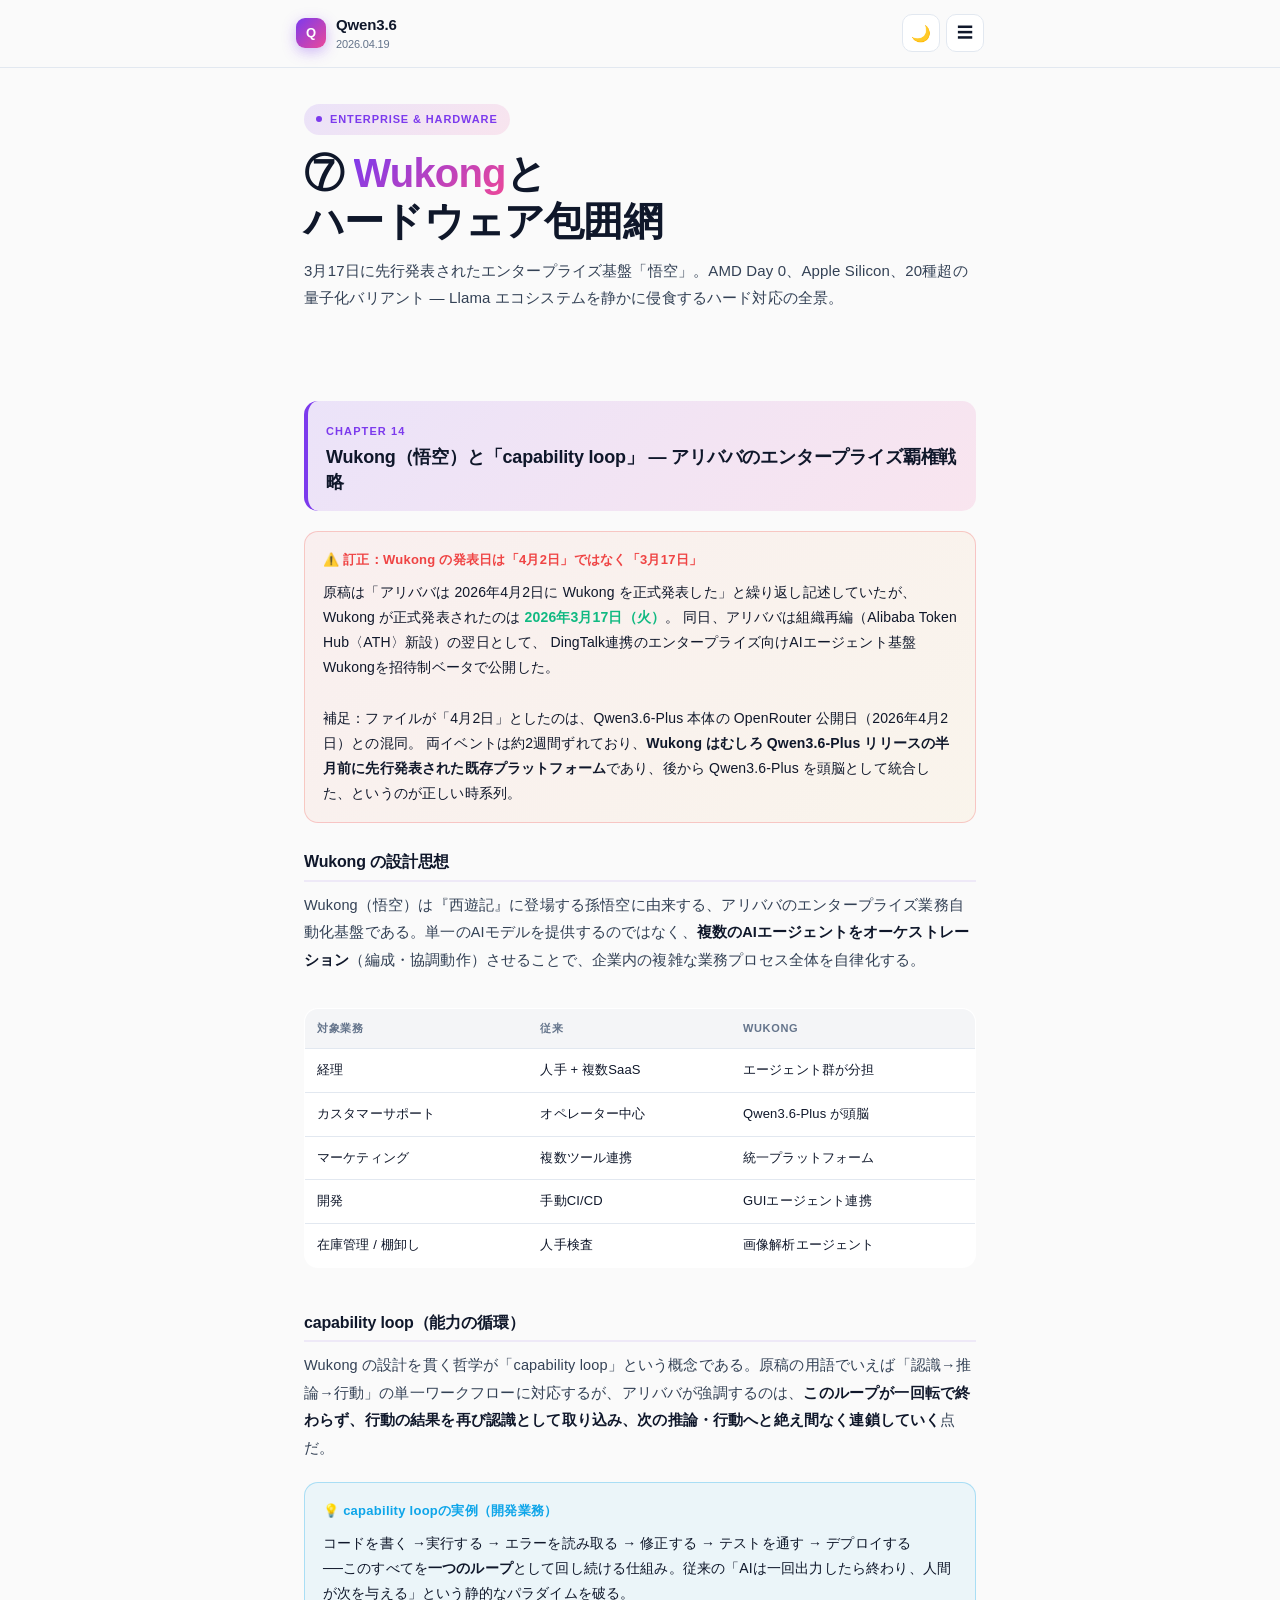
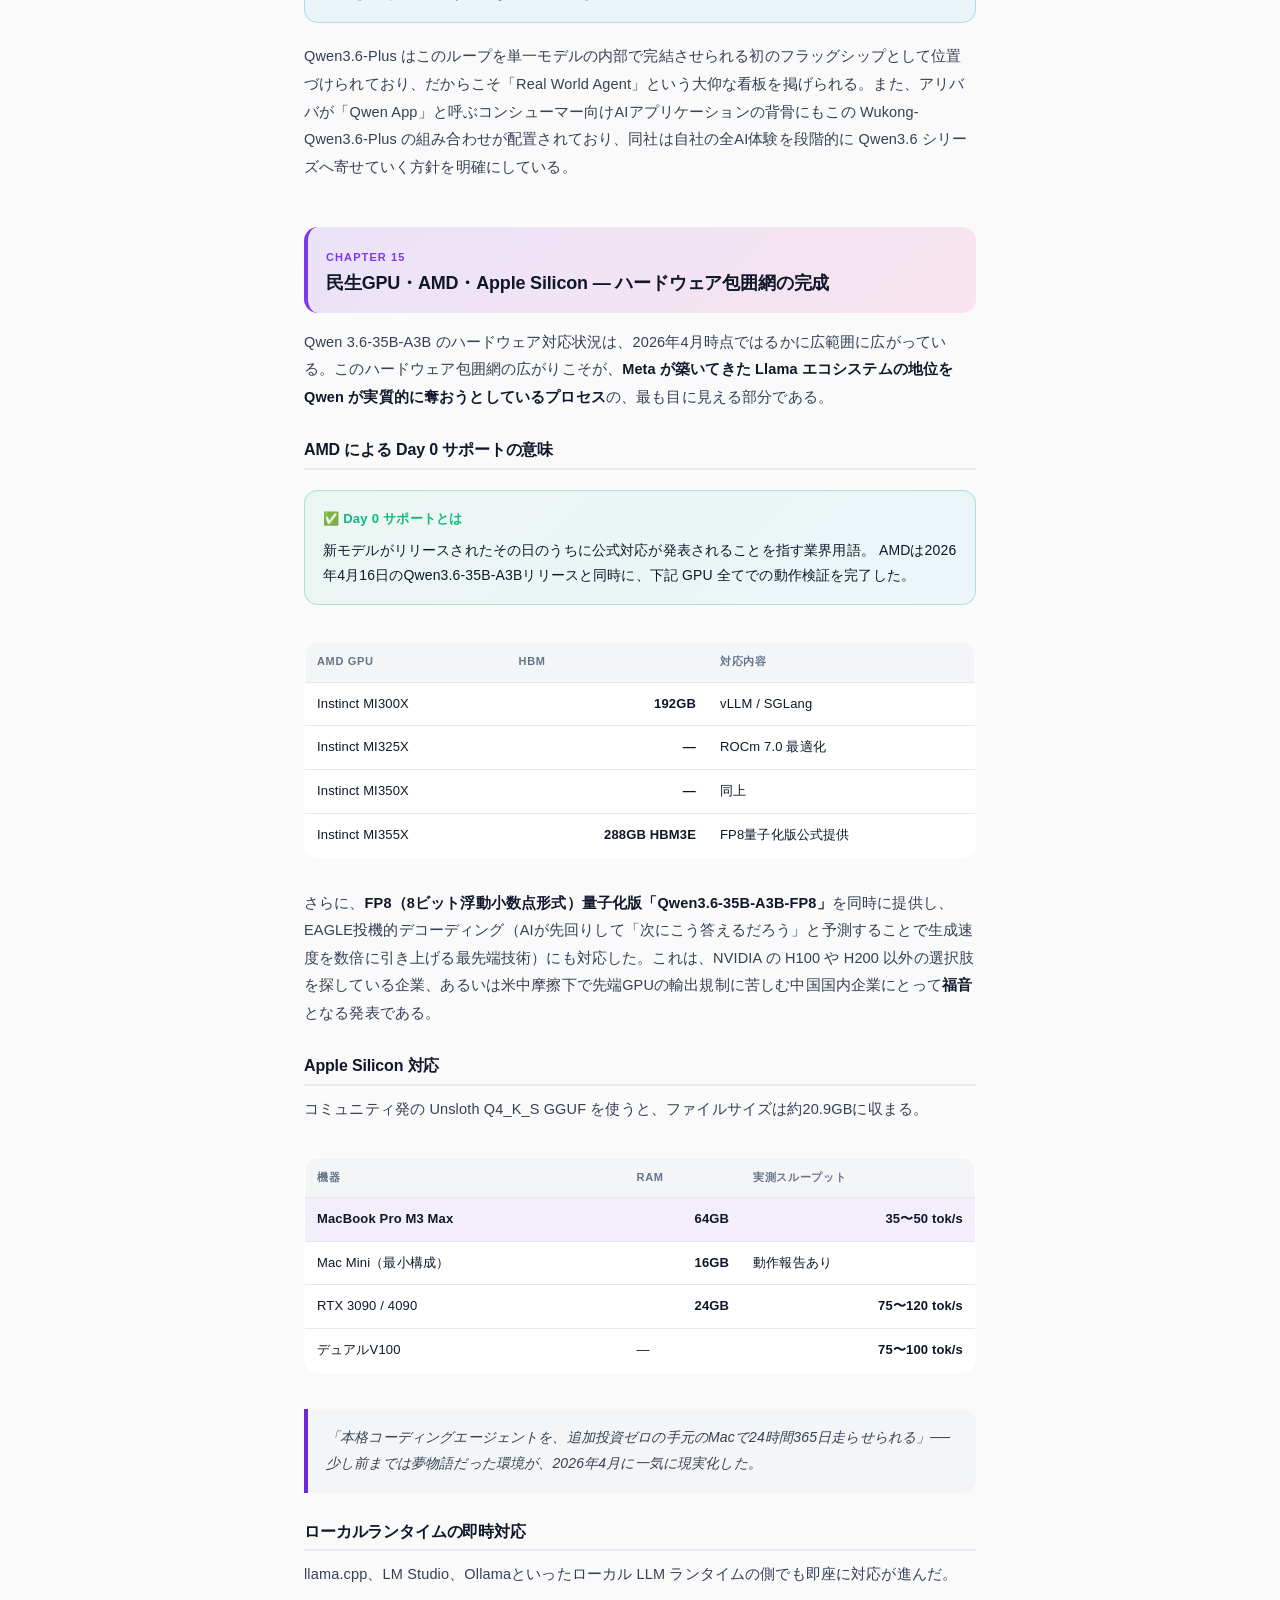
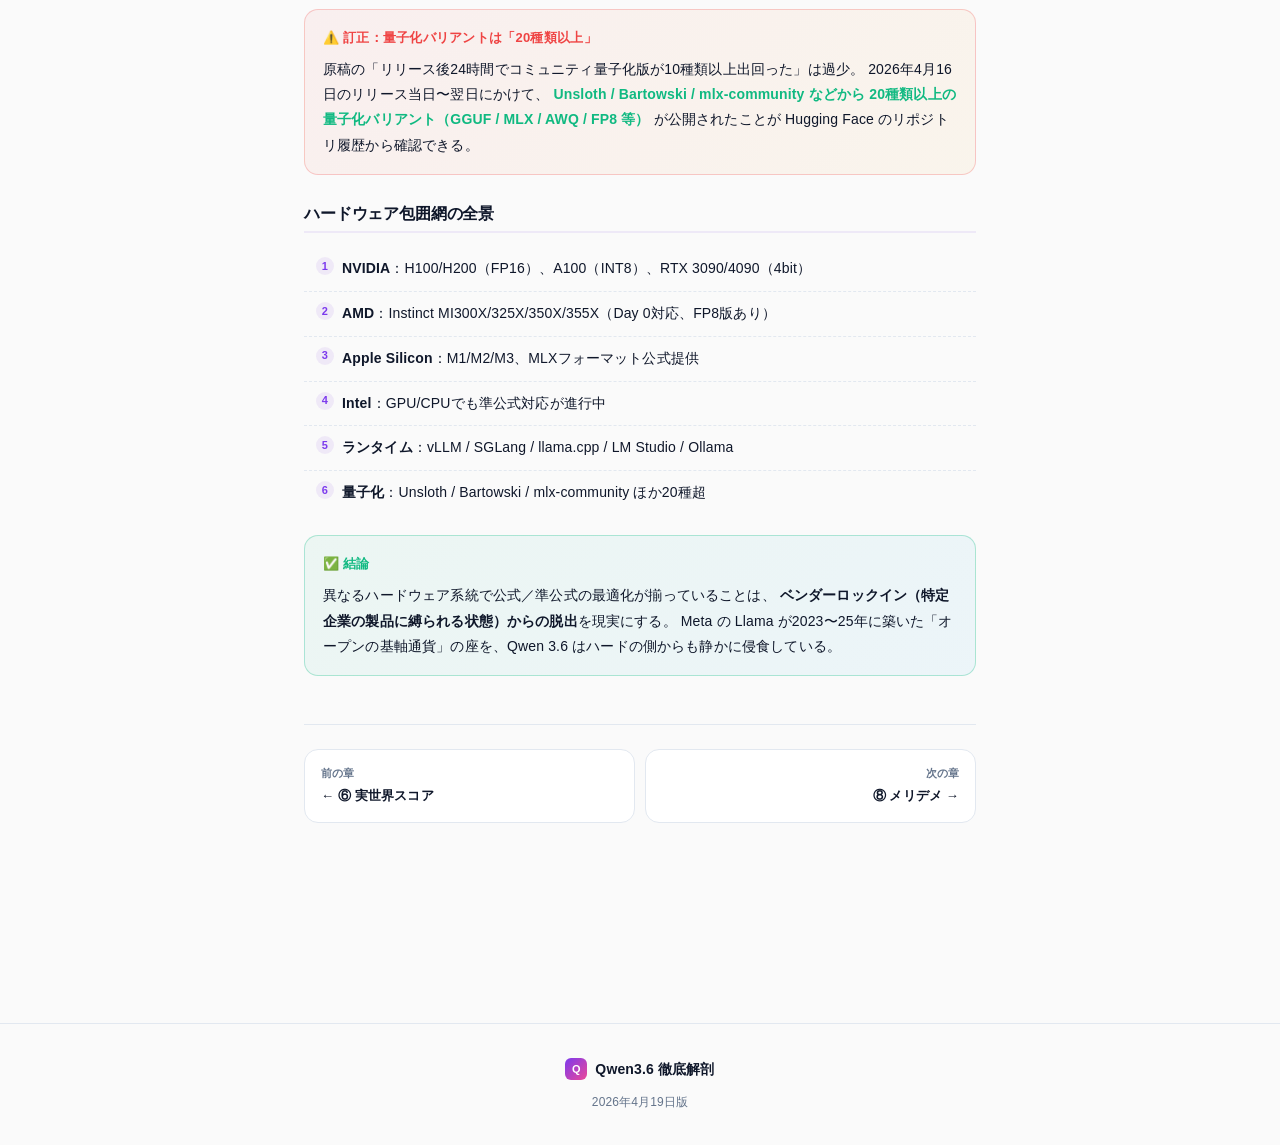
<file: enterprise.html>
<!DOCTYPE html>
<html lang="ja">
<head>
  <meta charset="UTF-8">
  <meta name="viewport" content="width=device-width, initial-scale=1.0, viewport-fit=cover">
  <meta name="theme-color" content="#7c3aed">
  <title>⑦ Wukong とハードウェア包囲網 | Qwen3.6 徹底解剖</title>
  <link rel="stylesheet" href="css/style.css">
</head>
<body>
  <header class="topbar">
    <div class="topbar-inner">
      <a href="index.html" class="topbar-brand">
        <span class="brand-mark">Q</span><span>Qwen3.6<span class="brand-sub">2026.04.19</span></span>
      </a>
      <div class="topbar-actions">
        <button id="themeToggle" class="icon-btn" type="button">🌙</button>
        <button id="navOpen" class="icon-btn" type="button">☰</button>
      </div>
    </div>
  </header>
  <div id="navBackdrop" class="nav-backdrop"></div>
  <aside id="navDrawer" class="nav-drawer">
    <div class="nav-drawer-header"><div class="nav-drawer-title">目次</div><button id="navClose" class="icon-btn" type="button">✕</button></div>
    <ul class="nav-list">
      <li><a href="index.html"><span class="nav-num">🏠</span>トップ</a></li>
      <li><a href="overview.html"><span class="nav-num">01</span>概要</a></li>
      <li><a href="specs.html"><span class="nav-num">02</span>スペック</a></li>
      <li><a href="benchmarks.html"><span class="nav-num">03</span>競争優位性</a></li>
      <li><a href="meaning.html"><span class="nav-num">04</span>意味</a></li>
      <li><a href="architecture.html"><span class="nav-num">05</span>アーキテクチャ</a></li>
      <li><a href="realworld.html"><span class="nav-num">06</span>実世界スコア</a></li>
      <li><a href="enterprise.html"><span class="nav-num">07</span>Wukong/HW</a></li>
      <li><a href="pros-cons.html"><span class="nav-num">08</span>メリデメ</a></li>
      <li><a href="future.html"><span class="nav-num">09</span>未来</a></li>
      <li><a href="corrections.html"><span class="nav-num">⚠</span>ファクトチェック</a></li>
    </ul>
  </aside>

  <main class="page">
    <section class="hero">
      <span class="hero-eyebrow"><span class="dot"></span>ENTERPRISE & HARDWARE</span>
      <h1 class="hero-title">⑦ <span class="grad">Wukong</span>と<br>ハードウェア包囲網</h1>
      <p class="hero-sub">3月17日に先行発表されたエンタープライズ基盤「悟空」。AMD Day 0、Apple Silicon、20種超の量子化バリアント ― Llama エコシステムを静かに侵食するハード対応の全景。</p>
    </section>

    <!-- 第14章 -->
    <div class="chapter">
      <div class="chapter-num">CHAPTER 14</div>
      <div class="chapter-title">Wukong（悟空）と「capability loop」 ― アリババのエンタープライズ覇権戦略</div>
    </div>

    <div class="body-text">
      <div class="callout correction">
        <div class="callout-head">⚠️ 訂正：Wukong の発表日は「4月2日」ではなく「3月17日」</div>
        原稿は「アリババは 2026年4月2日に Wukong を正式発表した」と繰り返し記述していたが、
        Wukong が正式発表されたのは
        <span class="correct-mark">2026年3月17日（火）</span>。
        同日、アリババは組織再編（Alibaba Token Hub〈ATH〉新設）の翌日として、
        DingTalk連携のエンタープライズ向けAIエージェント基盤Wukongを招待制ベータで公開した。
        <br><br>
        補足：ファイルが「4月2日」としたのは、Qwen3.6-Plus 本体の OpenRouter 公開日（2026年4月2日）との混同。
        両イベントは約2週間ずれており、<b>Wukong はむしろ Qwen3.6-Plus リリースの半月前に先行発表された既存プラットフォーム</b>であり、後から Qwen3.6-Plus を頭脳として統合した、というのが正しい時系列。
      </div>

      <h3 class="sub-heading">Wukong の設計思想</h3>
      <p class="lead">
        Wukong（悟空）は『西遊記』に登場する孫悟空に由来する、アリババのエンタープライズ業務自動化基盤である。単一のAIモデルを提供するのではなく、<b>複数のAIエージェントをオーケストレーション</b>（編成・協調動作）させることで、企業内の複雑な業務プロセス全体を自律化する。
      </p>

      <div class="table-wrap">
        <table class="compare-table">
          <thead><tr><th>対象業務</th><th>従来</th><th>Wukong</th></tr></thead>
          <tbody>
            <tr><td>経理</td><td>人手 + 複数SaaS</td><td>エージェント群が分担</td></tr>
            <tr><td>カスタマーサポート</td><td>オペレーター中心</td><td>Qwen3.6-Plus が頭脳</td></tr>
            <tr><td>マーケティング</td><td>複数ツール連携</td><td>統一プラットフォーム</td></tr>
            <tr><td>開発</td><td>手動CI/CD</td><td>GUIエージェント連携</td></tr>
            <tr><td>在庫管理 / 棚卸し</td><td>人手検査</td><td>画像解析エージェント</td></tr>
          </tbody>
        </table>
      </div>

      <h3 class="sub-heading">capability loop（能力の循環）</h3>
      <p>
        Wukong の設計を貫く哲学が「capability loop」という概念である。原稿の用語でいえば「認識→推論→行動」の単一ワークフローに対応するが、アリババが強調するのは、<b>このループが一回転で終わらず、行動の結果を再び認識として取り込み、次の推論・行動へと絶え間なく連鎖していく</b>点だ。
      </p>

      <div class="callout info">
        <div class="callout-head">💡 capability loopの実例（開発業務）</div>
        コードを書く →実行する → エラーを読み取る → 修正する → テストを通す → デプロイする<br>
        ──このすべてを<b>一つのループ</b>として回し続ける仕組み。従来の「AIは一回出力したら終わり、人間が次を与える」という静的なパラダイムを破る。
      </div>

      <p>
        Qwen3.6-Plus はこのループを単一モデルの内部で完結させられる初のフラッグシップとして位置づけられており、だからこそ「Real World Agent」という大仰な看板を掲げられる。また、アリババが「Qwen App」と呼ぶコンシューマー向けAIアプリケーションの背骨にもこの Wukong-Qwen3.6-Plus の組み合わせが配置されており、同社は自社の全AI体験を段階的に Qwen3.6 シリーズへ寄せていく方針を明確にしている。
      </p>
    </div>

    <!-- 第15章 -->
    <div class="chapter">
      <div class="chapter-num">CHAPTER 15</div>
      <div class="chapter-title">民生GPU・AMD・Apple Silicon ― ハードウェア包囲網の完成</div>
    </div>

    <div class="body-text">
      <p class="lead">
        Qwen 3.6-35B-A3B のハードウェア対応状況は、2026年4月時点ではるかに広範囲に広がっている。このハードウェア包囲網の広がりこそが、<b>Meta が築いてきた Llama エコシステムの地位を Qwen が実質的に奪おうとしているプロセス</b>の、最も目に見える部分である。
      </p>

      <h3 class="sub-heading">AMD による Day 0 サポートの意味</h3>
      <div class="callout fact">
        <div class="callout-head">✅ Day 0 サポートとは</div>
        新モデルがリリースされたその日のうちに公式対応が発表されることを指す業界用語。
        AMDは2026年4月16日のQwen3.6-35B-A3Bリリースと同時に、下記 GPU 全てでの動作検証を完了した。
      </div>

      <div class="table-wrap">
        <table class="compare-table">
          <thead><tr><th>AMD GPU</th><th>HBM</th><th>対応内容</th></tr></thead>
          <tbody>
            <tr><td>Instinct MI300X</td><td class="num">192GB</td><td>vLLM / SGLang</td></tr>
            <tr><td>Instinct MI325X</td><td class="num">—</td><td>ROCm 7.0 最適化</td></tr>
            <tr><td>Instinct MI350X</td><td class="num">—</td><td>同上</td></tr>
            <tr><td>Instinct MI355X</td><td class="num">288GB HBM3E</td><td>FP8量子化版公式提供</td></tr>
          </tbody>
        </table>
      </div>

      <p>
        さらに、<b>FP8（8ビット浮動小数点形式）量子化版「Qwen3.6-35B-A3B-FP8」</b>を同時に提供し、EAGLE投機的デコーディング（AIが先回りして「次にこう答えるだろう」と予測することで生成速度を数倍に引き上げる最先端技術）にも対応した。これは、NVIDIA の H100 や H200 以外の選択肢を探している企業、あるいは米中摩擦下で先端GPUの輸出規制に苦しむ中国国内企業にとって<b>福音</b>となる発表である。
      </p>

      <h3 class="sub-heading">Apple Silicon 対応</h3>
      <p>
        コミュニティ発の Unsloth Q4_K_S GGUF を使うと、ファイルサイズは約20.9GBに収まる。
      </p>

      <div class="table-wrap">
        <table class="compare-table">
          <thead><tr><th>機器</th><th>RAM</th><th>実測スループット</th></tr></thead>
          <tbody>
            <tr class="highlight"><td>MacBook Pro M3 Max</td><td class="num">64GB</td><td class="num">35〜50 tok/s</td></tr>
            <tr><td>Mac Mini（最小構成）</td><td class="num">16GB</td><td>動作報告あり</td></tr>
            <tr><td>RTX 3090 / 4090</td><td class="num">24GB</td><td class="num">75〜120 tok/s</td></tr>
            <tr><td>デュアルV100</td><td>—</td><td class="num">75〜100 tok/s</td></tr>
          </tbody>
        </table>
      </div>

      <div class="quote">
        「本格コーディングエージェントを、追加投資ゼロの手元のMacで24時間365日走らせられる」──少し前までは夢物語だった環境が、2026年4月に一気に現実化した。
      </div>

      <h3 class="sub-heading">ローカルランタイムの即時対応</h3>
      <p>llama.cpp、LM Studio、Ollamaといったローカル LLM ランタイムの側でも即座に対応が進んだ。</p>

      <div class="callout correction">
        <div class="callout-head">⚠️ 訂正：量子化バリアントは「20種類以上」</div>
        原稿の「リリース後24時間でコミュニティ量子化版が10種類以上出回った」は過少。
        2026年4月16日のリリース当日〜翌日にかけて、
        <span class="correct-mark">Unsloth / Bartowski / mlx-community などから 20種類以上の量子化バリアント（GGUF / MLX / AWQ / FP8 等）</span>
        が公開されたことが Hugging Face のリポジトリ履歴から確認できる。
      </div>

      <h3 class="sub-heading">ハードウェア包囲網の全景</h3>
      <ul class="feat-list num">
        <li><b>NVIDIA</b>：H100/H200（FP16）、A100（INT8）、RTX 3090/4090（4bit）</li>
        <li><b>AMD</b>：Instinct MI300X/325X/350X/355X（Day 0対応、FP8版あり）</li>
        <li><b>Apple Silicon</b>：M1/M2/M3、MLXフォーマット公式提供</li>
        <li><b>Intel</b>：GPU/CPUでも準公式対応が進行中</li>
        <li><b>ランタイム</b>：vLLM / SGLang / llama.cpp / LM Studio / Ollama</li>
        <li><b>量子化</b>：Unsloth / Bartowski / mlx-community ほか20種超</li>
      </ul>

      <div class="callout fact">
        <div class="callout-head">✅ 結論</div>
        異なるハードウェア系統で公式／準公式の最適化が揃っていることは、
        <b>ベンダーロックイン（特定企業の製品に縛られる状態）からの脱出</b>を現実にする。
        Meta の Llama が2023〜25年に築いた「オープンの基軸通貨」の座を、Qwen 3.6 はハードの側からも静かに侵食している。
      </div>
    </div>

    <div class="pager">
      <a href="realworld.html" class="pager-prev">
        <span><span class="lbl">前の章</span><span class="ttl">← ⑥ 実世界スコア</span></span>
      </a>
      <a href="pros-cons.html" class="pager-next">
        <span><span class="lbl">次の章</span><span class="ttl">⑧ メリデメ →</span></span>
      </a>
    </div>
  </main>

  <button id="toTop" class="to-top">↑</button>
  <footer class="footer">
    <div class="foot-brand"><span style="display:inline-block;width:22px;height:22px;border-radius:6px;background:var(--brand-grad);color:#fff;text-align:center;line-height:22px;font-size:11px;font-weight:900;">Q</span>Qwen3.6 徹底解剖</div>
    <div>2026年4月19日版</div>
  </footer>
  <script src="js/main.js"></script>
</body>
</html>
</file>
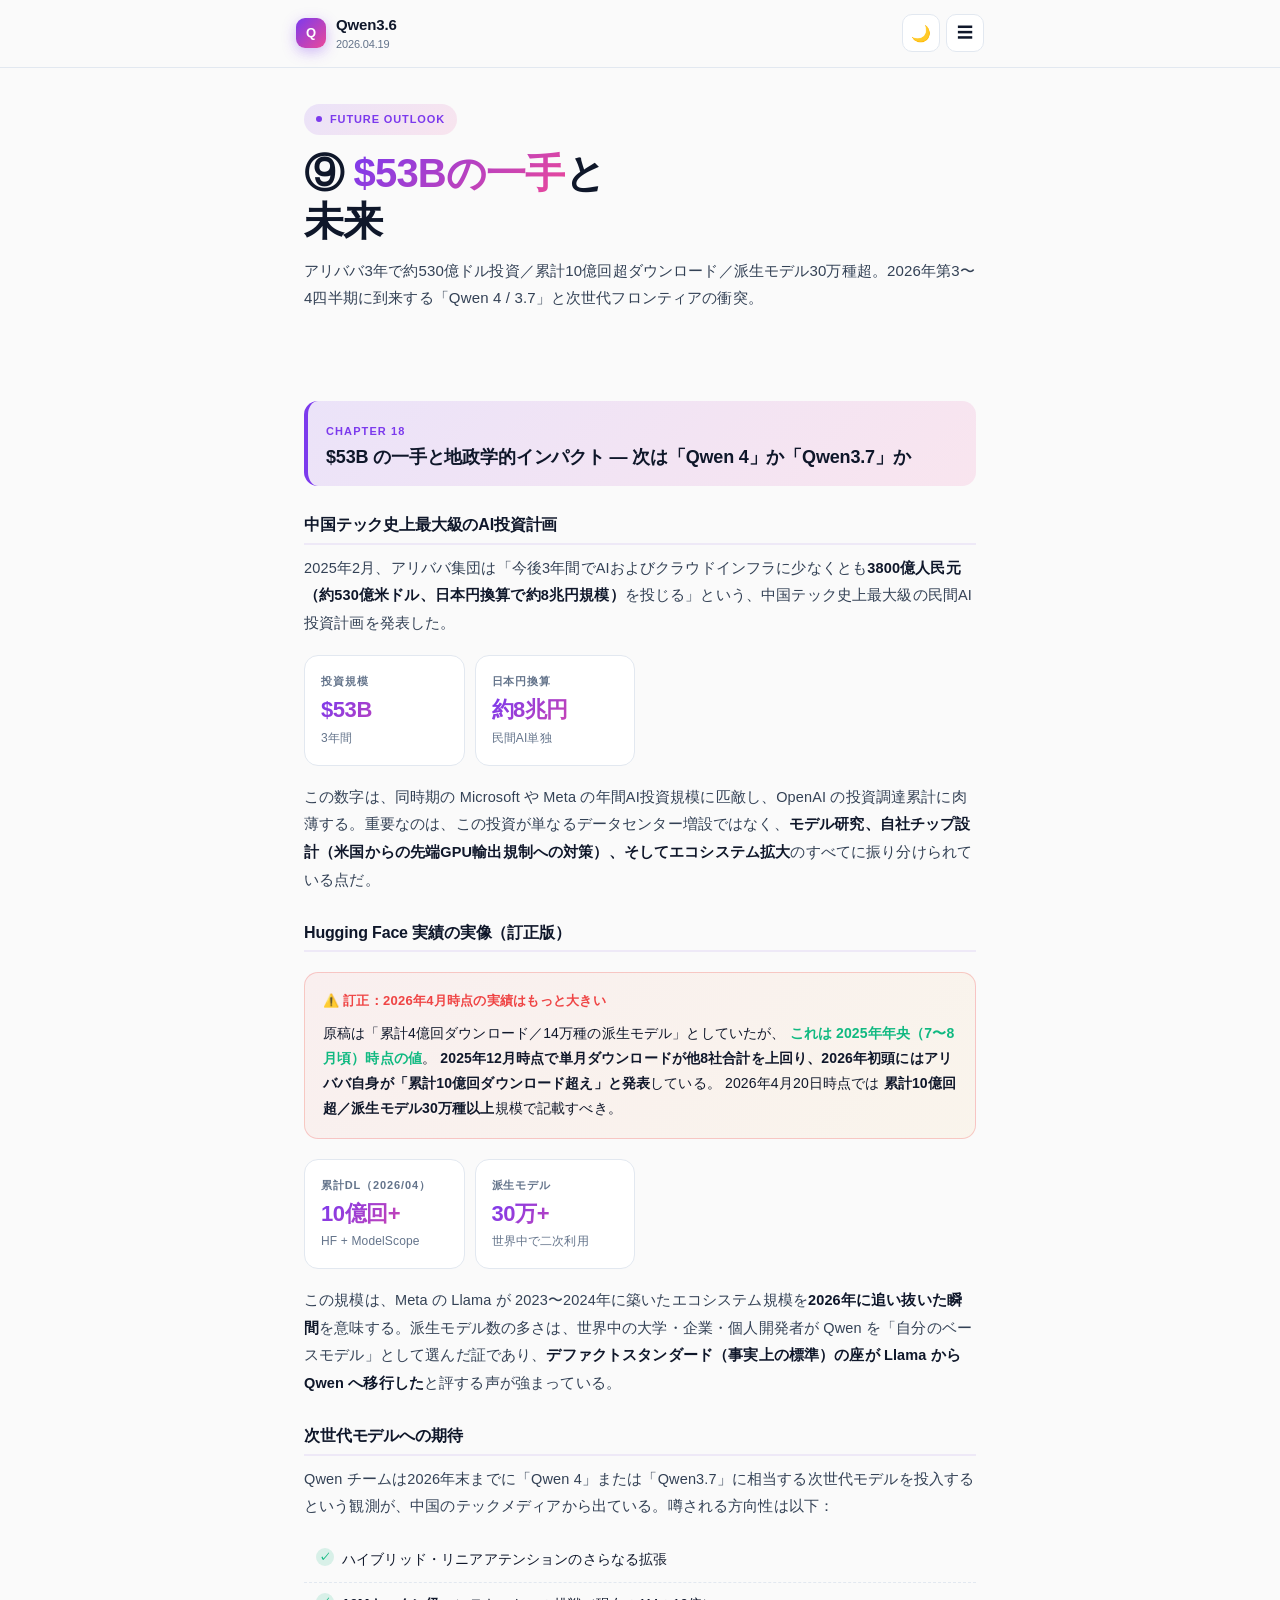
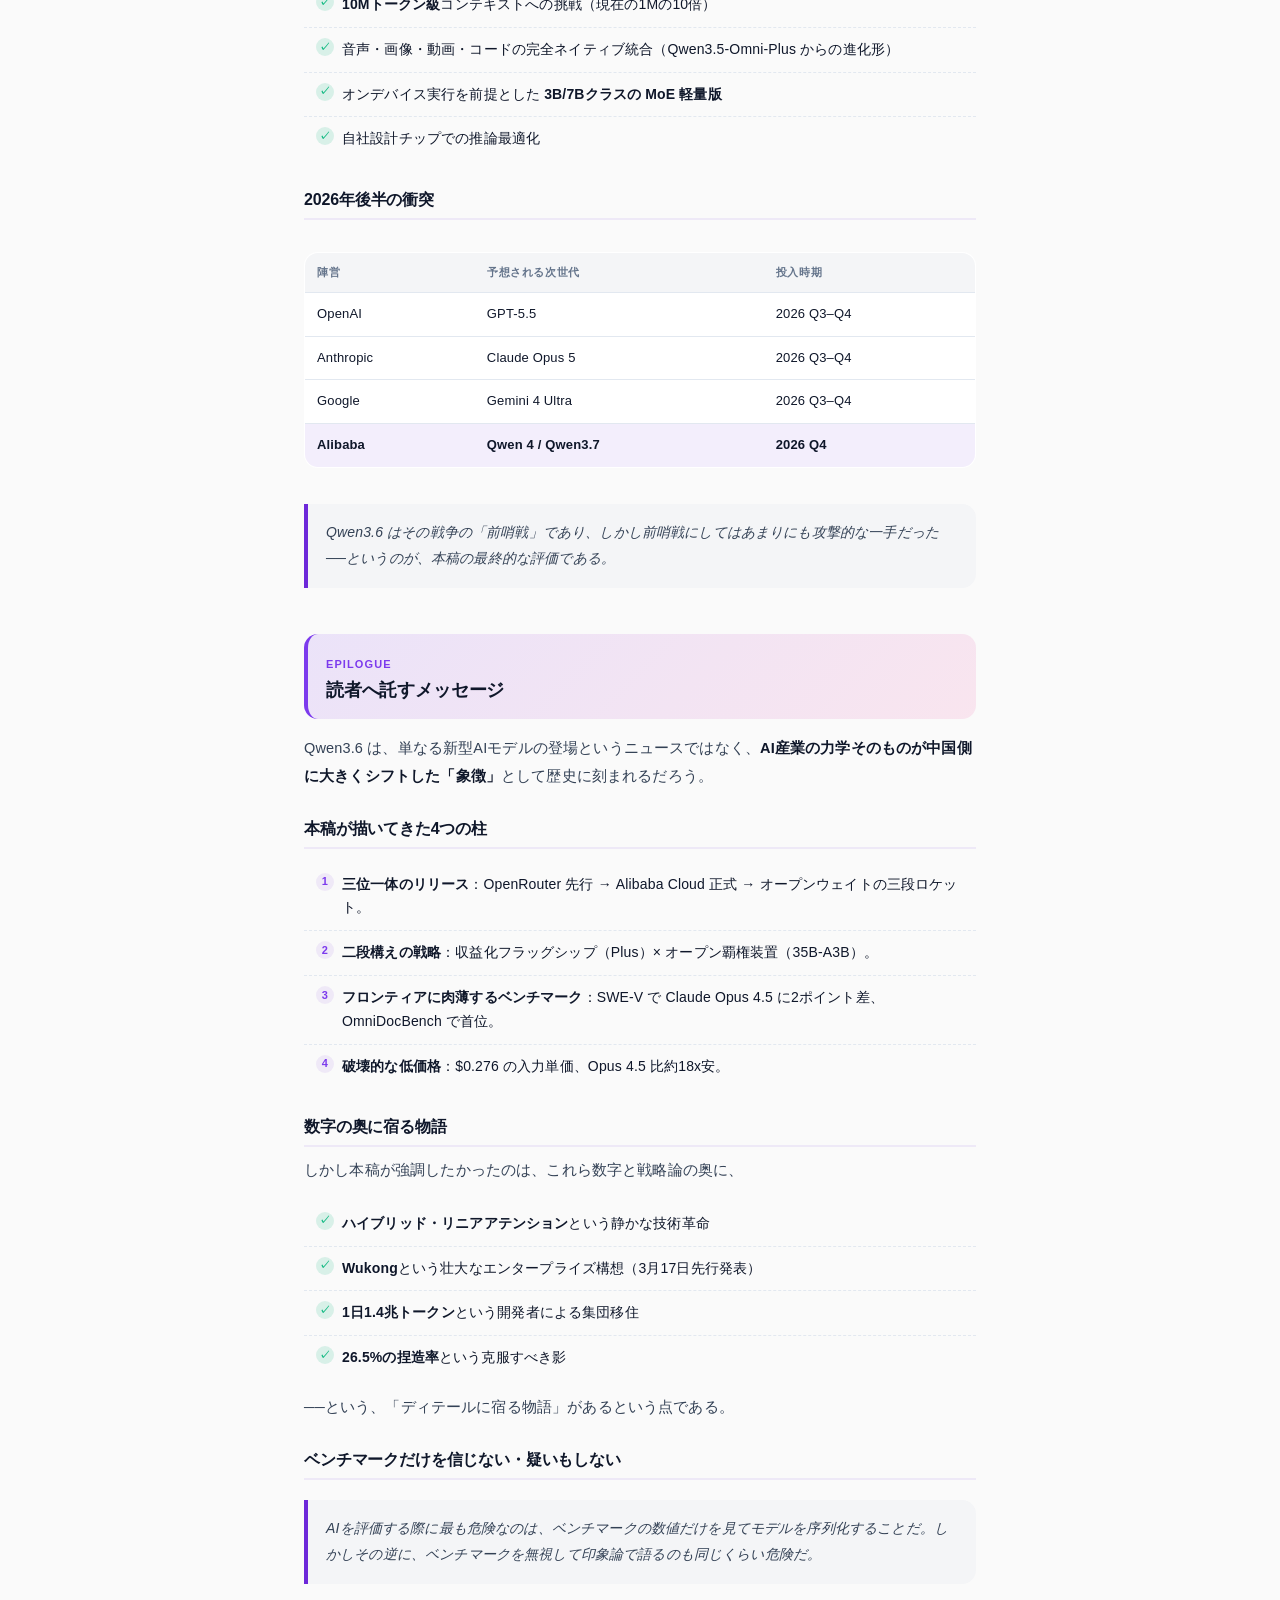
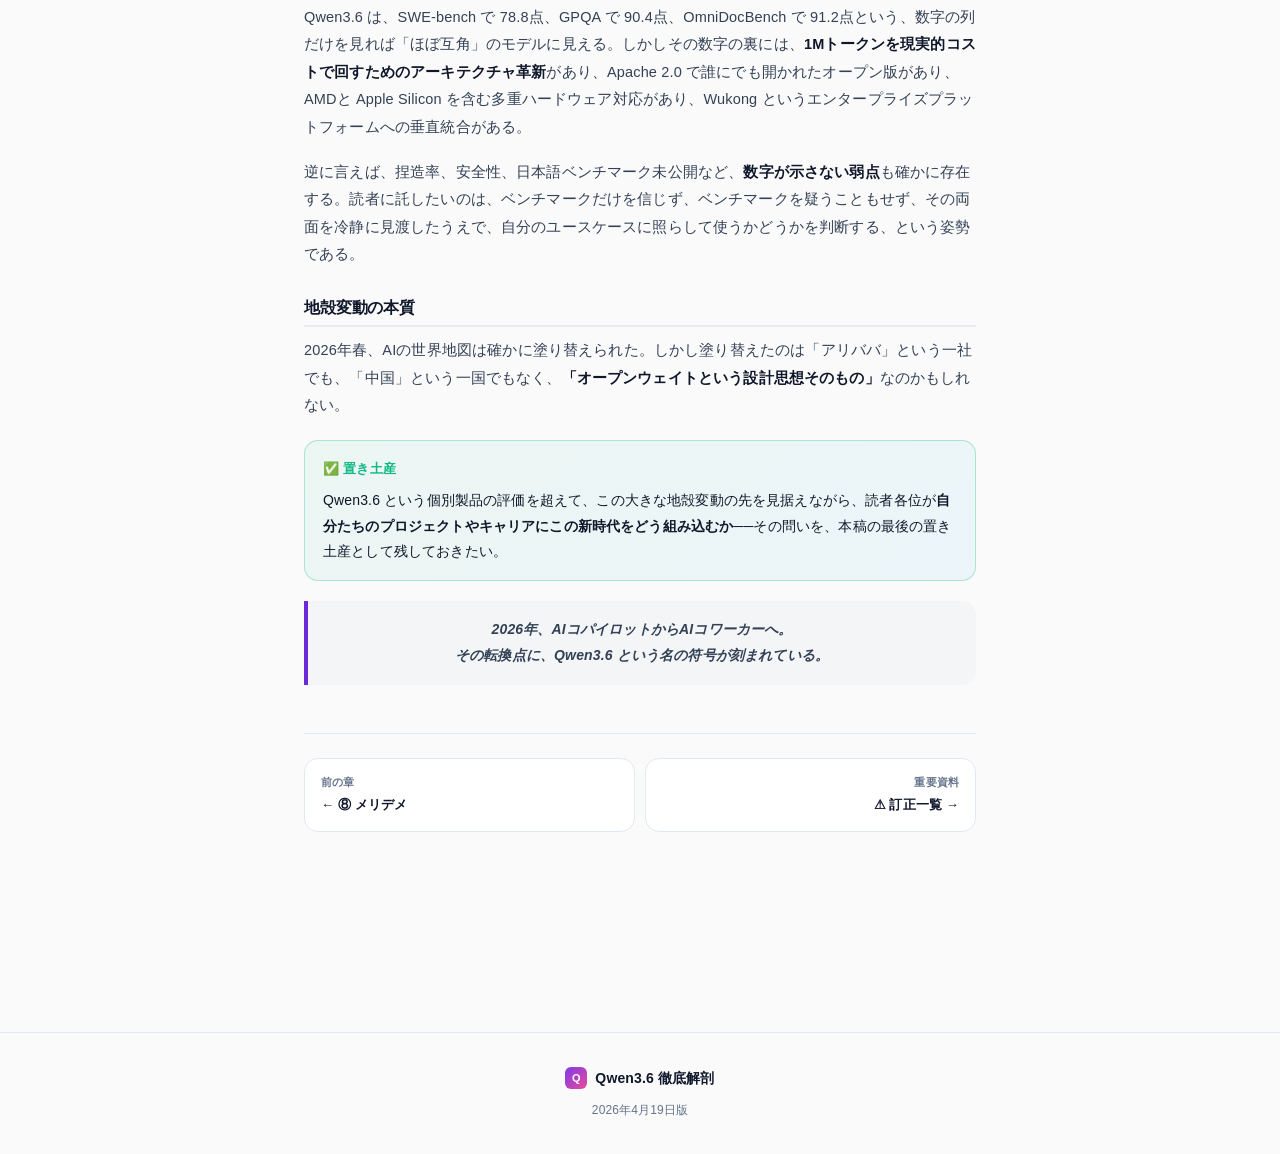
<file: future.html>
<!DOCTYPE html>
<html lang="ja">
<head>
  <meta charset="UTF-8">
  <meta name="viewport" content="width=device-width, initial-scale=1.0, viewport-fit=cover">
  <meta name="theme-color" content="#7c3aed">
  <title>⑨ $53Bの一手と未来 | Qwen3.6 徹底解剖</title>
  <link rel="stylesheet" href="css/style.css">
</head>
<body>
  <header class="topbar">
    <div class="topbar-inner">
      <a href="index.html" class="topbar-brand">
        <span class="brand-mark">Q</span><span>Qwen3.6<span class="brand-sub">2026.04.19</span></span>
      </a>
      <div class="topbar-actions">
        <button id="themeToggle" class="icon-btn" type="button">🌙</button>
        <button id="navOpen" class="icon-btn" type="button">☰</button>
      </div>
    </div>
  </header>
  <div id="navBackdrop" class="nav-backdrop"></div>
  <aside id="navDrawer" class="nav-drawer">
    <div class="nav-drawer-header"><div class="nav-drawer-title">目次</div><button id="navClose" class="icon-btn" type="button">✕</button></div>
    <ul class="nav-list">
      <li><a href="index.html"><span class="nav-num">🏠</span>トップ</a></li>
      <li><a href="overview.html"><span class="nav-num">01</span>概要</a></li>
      <li><a href="specs.html"><span class="nav-num">02</span>スペック</a></li>
      <li><a href="benchmarks.html"><span class="nav-num">03</span>競争優位性</a></li>
      <li><a href="meaning.html"><span class="nav-num">04</span>意味</a></li>
      <li><a href="architecture.html"><span class="nav-num">05</span>アーキテクチャ</a></li>
      <li><a href="realworld.html"><span class="nav-num">06</span>実世界スコア</a></li>
      <li><a href="enterprise.html"><span class="nav-num">07</span>Wukong/HW</a></li>
      <li><a href="pros-cons.html"><span class="nav-num">08</span>メリデメ</a></li>
      <li><a href="future.html"><span class="nav-num">09</span>未来</a></li>
      <li><a href="corrections.html"><span class="nav-num">⚠</span>ファクトチェック</a></li>
    </ul>
  </aside>

  <main class="page">
    <section class="hero">
      <span class="hero-eyebrow"><span class="dot"></span>FUTURE OUTLOOK</span>
      <h1 class="hero-title">⑨ <span class="grad">$53Bの一手</span>と<br>未来</h1>
      <p class="hero-sub">アリババ3年で約530億ドル投資／累計10億回超ダウンロード／派生モデル30万種超。2026年第3〜4四半期に到来する「Qwen 4 / 3.7」と次世代フロンティアの衝突。</p>
    </section>

    <!-- 第18章 -->
    <div class="chapter">
      <div class="chapter-num">CHAPTER 18</div>
      <div class="chapter-title">$53B の一手と地政学的インパクト ― 次は「Qwen 4」か「Qwen3.7」か</div>
    </div>

    <div class="body-text">
      <h3 class="sub-heading">中国テック史上最大級のAI投資計画</h3>
      <p class="lead">
        2025年2月、アリババ集団は「今後3年間でAIおよびクラウドインフラに少なくとも<b>3800億人民元（約530億米ドル、日本円換算で約8兆円規模）</b>を投じる」という、中国テック史上最大級の民間AI投資計画を発表した。
      </p>

      <div class="stats-grid">
        <div class="stat-card">
          <div class="stat-label">投資規模</div>
          <div class="stat-value">$53B</div>
          <div class="stat-unit">3年間</div>
        </div>
        <div class="stat-card">
          <div class="stat-label">日本円換算</div>
          <div class="stat-value">約8兆円</div>
          <div class="stat-unit">民間AI単独</div>
        </div>
      </div>

      <p>
        この数字は、同時期の Microsoft や Meta の年間AI投資規模に匹敵し、OpenAI の投資調達累計に肉薄する。重要なのは、この投資が単なるデータセンター増設ではなく、<b>モデル研究、自社チップ設計（米国からの先端GPU輸出規制への対策）、そしてエコシステム拡大</b>のすべてに振り分けられている点だ。
      </p>

      <h3 class="sub-heading">Hugging Face 実績の実像（訂正版）</h3>
      <div class="callout correction">
        <div class="callout-head">⚠️ 訂正：2026年4月時点の実績はもっと大きい</div>
        原稿は「累計4億回ダウンロード／14万種の派生モデル」としていたが、
        <span class="correct-mark">これは 2025年年央（7〜8月頃）時点の値</span>。
        <b>2025年12月時点で単月ダウンロードが他8社合計を上回り、2026年初頭にはアリババ自身が「累計10億回ダウンロード超え」と発表</b>している。
        2026年4月20日時点では <b>累計10億回超／派生モデル30万種以上</b>規模で記載すべき。
      </div>

      <div class="stats-grid">
        <div class="stat-card">
          <div class="stat-label">累計DL（2026/04）</div>
          <div class="stat-value">10億回+</div>
          <div class="stat-unit">HF + ModelScope</div>
        </div>
        <div class="stat-card">
          <div class="stat-label">派生モデル</div>
          <div class="stat-value">30万+</div>
          <div class="stat-unit">世界中で二次利用</div>
        </div>
      </div>

      <p>
        この規模は、Meta の Llama が 2023〜2024年に築いたエコシステム規模を<b>2026年に追い抜いた瞬間</b>を意味する。派生モデル数の多さは、世界中の大学・企業・個人開発者が Qwen を「自分のベースモデル」として選んだ証であり、<b>デファクトスタンダード（事実上の標準）の座が Llama から Qwen へ移行した</b>と評する声が強まっている。
      </p>

      <h3 class="sub-heading">次世代モデルへの期待</h3>
      <p>
        Qwen チームは2026年末までに「Qwen 4」または「Qwen3.7」に相当する次世代モデルを投入するという観測が、中国のテックメディアから出ている。噂される方向性は以下：
      </p>

      <ul class="feat-list">
        <li>ハイブリッド・リニアアテンションのさらなる拡張</li>
        <li><b>10Mトークン級</b>コンテキストへの挑戦（現在の1Mの10倍）</li>
        <li>音声・画像・動画・コードの完全ネイティブ統合（Qwen3.5-Omni-Plus からの進化形）</li>
        <li>オンデバイス実行を前提とした <b>3B/7Bクラスの MoE 軽量版</b></li>
        <li>自社設計チップでの推論最適化</li>
      </ul>

      <h3 class="sub-heading">2026年後半の衝突</h3>
      <div class="table-wrap">
        <table class="compare-table">
          <thead><tr><th>陣営</th><th>予想される次世代</th><th>投入時期</th></tr></thead>
          <tbody>
            <tr><td>OpenAI</td><td>GPT-5.5</td><td>2026 Q3–Q4</td></tr>
            <tr><td>Anthropic</td><td>Claude Opus 5</td><td>2026 Q3–Q4</td></tr>
            <tr><td>Google</td><td>Gemini 4 Ultra</td><td>2026 Q3–Q4</td></tr>
            <tr class="highlight"><td>Alibaba</td><td>Qwen 4 / Qwen3.7</td><td>2026 Q4</td></tr>
          </tbody>
        </table>
      </div>

      <div class="quote">
        Qwen3.6 はその戦争の「前哨戦」であり、しかし前哨戦にしてはあまりにも攻撃的な一手だった──というのが、本稿の最終的な評価である。
      </div>
    </div>

    <!-- エピローグ -->
    <div class="chapter">
      <div class="chapter-num">EPILOGUE</div>
      <div class="chapter-title">読者へ託すメッセージ</div>
    </div>

    <div class="body-text">
      <p class="lead">
        Qwen3.6 は、単なる新型AIモデルの登場というニュースではなく、<b>AI産業の力学そのものが中国側に大きくシフトした「象徴」</b>として歴史に刻まれるだろう。
      </p>

      <h3 class="sub-heading">本稿が描いてきた4つの柱</h3>
      <ul class="feat-list num">
        <li><b>三位一体のリリース</b>：OpenRouter 先行 → Alibaba Cloud 正式 → オープンウェイトの三段ロケット。</li>
        <li><b>二段構えの戦略</b>：収益化フラッグシップ（Plus）× オープン覇権装置（35B-A3B）。</li>
        <li><b>フロンティアに肉薄するベンチマーク</b>：SWE-V で Claude Opus 4.5 に2ポイント差、OmniDocBench で首位。</li>
        <li><b>破壊的な低価格</b>：$0.276 の入力単価、Opus 4.5 比約18x安。</li>
      </ul>

      <h3 class="sub-heading">数字の奥に宿る物語</h3>
      <p>
        しかし本稿が強調したかったのは、これら数字と戦略論の奥に、
      </p>

      <ul class="feat-list">
        <li><b>ハイブリッド・リニアアテンション</b>という静かな技術革命</li>
        <li><b>Wukong</b>という壮大なエンタープライズ構想（3月17日先行発表）</li>
        <li><b>1日1.4兆トークン</b>という開発者による集団移住</li>
        <li><b>26.5%の捏造率</b>という克服すべき影</li>
      </ul>

      <p>
        ──という、「ディテールに宿る物語」があるという点である。
      </p>

      <h3 class="sub-heading">ベンチマークだけを信じない・疑いもしない</h3>
      <div class="quote">
        AIを評価する際に最も危険なのは、ベンチマークの数値だけを見てモデルを序列化することだ。しかしその逆に、ベンチマークを無視して印象論で語るのも同じくらい危険だ。
      </div>

      <p>
        Qwen3.6 は、SWE-bench で 78.8点、GPQA で 90.4点、OmniDocBench で 91.2点という、数字の列だけを見れば「ほぼ互角」のモデルに見える。しかしその数字の裏には、<b>1Mトークンを現実的コストで回すためのアーキテクチャ革新</b>があり、Apache 2.0 で誰にでも開かれたオープン版があり、AMDと Apple Silicon を含む多重ハードウェア対応があり、Wukong というエンタープライズプラットフォームへの垂直統合がある。
      </p>
      <p>
        逆に言えば、捏造率、安全性、日本語ベンチマーク未公開など、<b>数字が示さない弱点</b>も確かに存在する。読者に託したいのは、ベンチマークだけを信じず、ベンチマークを疑うこともせず、その両面を冷静に見渡したうえで、自分のユースケースに照らして使うかどうかを判断する、という姿勢である。
      </p>

      <h3 class="sub-heading">地殻変動の本質</h3>
      <p>
        2026年春、AIの世界地図は確かに塗り替えられた。しかし塗り替えたのは「アリババ」という一社でも、「中国」という一国でもなく、<b>「オープンウェイトという設計思想そのもの」</b>なのかもしれない。
      </p>

      <div class="callout fact">
        <div class="callout-head">✅ 置き土産</div>
        Qwen3.6 という個別製品の評価を超えて、この大きな地殻変動の先を見据えながら、読者各位が<b>自分たちのプロジェクトやキャリアにこの新時代をどう組み込むか</b>──その問いを、本稿の最後の置き土産として残しておきたい。
      </div>

      <div class="quote" style="text-align:center;font-weight:700;">
        2026年、AIコパイロットからAIコワーカーへ。<br>
        その転換点に、Qwen3.6 という名の符号が刻まれている。
      </div>
    </div>

    <div class="pager">
      <a href="pros-cons.html" class="pager-prev">
        <span><span class="lbl">前の章</span><span class="ttl">← ⑧ メリデメ</span></span>
      </a>
      <a href="corrections.html" class="pager-next">
        <span><span class="lbl">重要資料</span><span class="ttl">⚠ 訂正一覧 →</span></span>
      </a>
    </div>
  </main>

  <button id="toTop" class="to-top">↑</button>
  <footer class="footer">
    <div class="foot-brand"><span style="display:inline-block;width:22px;height:22px;border-radius:6px;background:var(--brand-grad);color:#fff;text-align:center;line-height:22px;font-size:11px;font-weight:900;">Q</span>Qwen3.6 徹底解剖</div>
    <div>2026年4月19日版</div>
  </footer>
  <script src="js/main.js"></script>
</body>
</html>
</file>
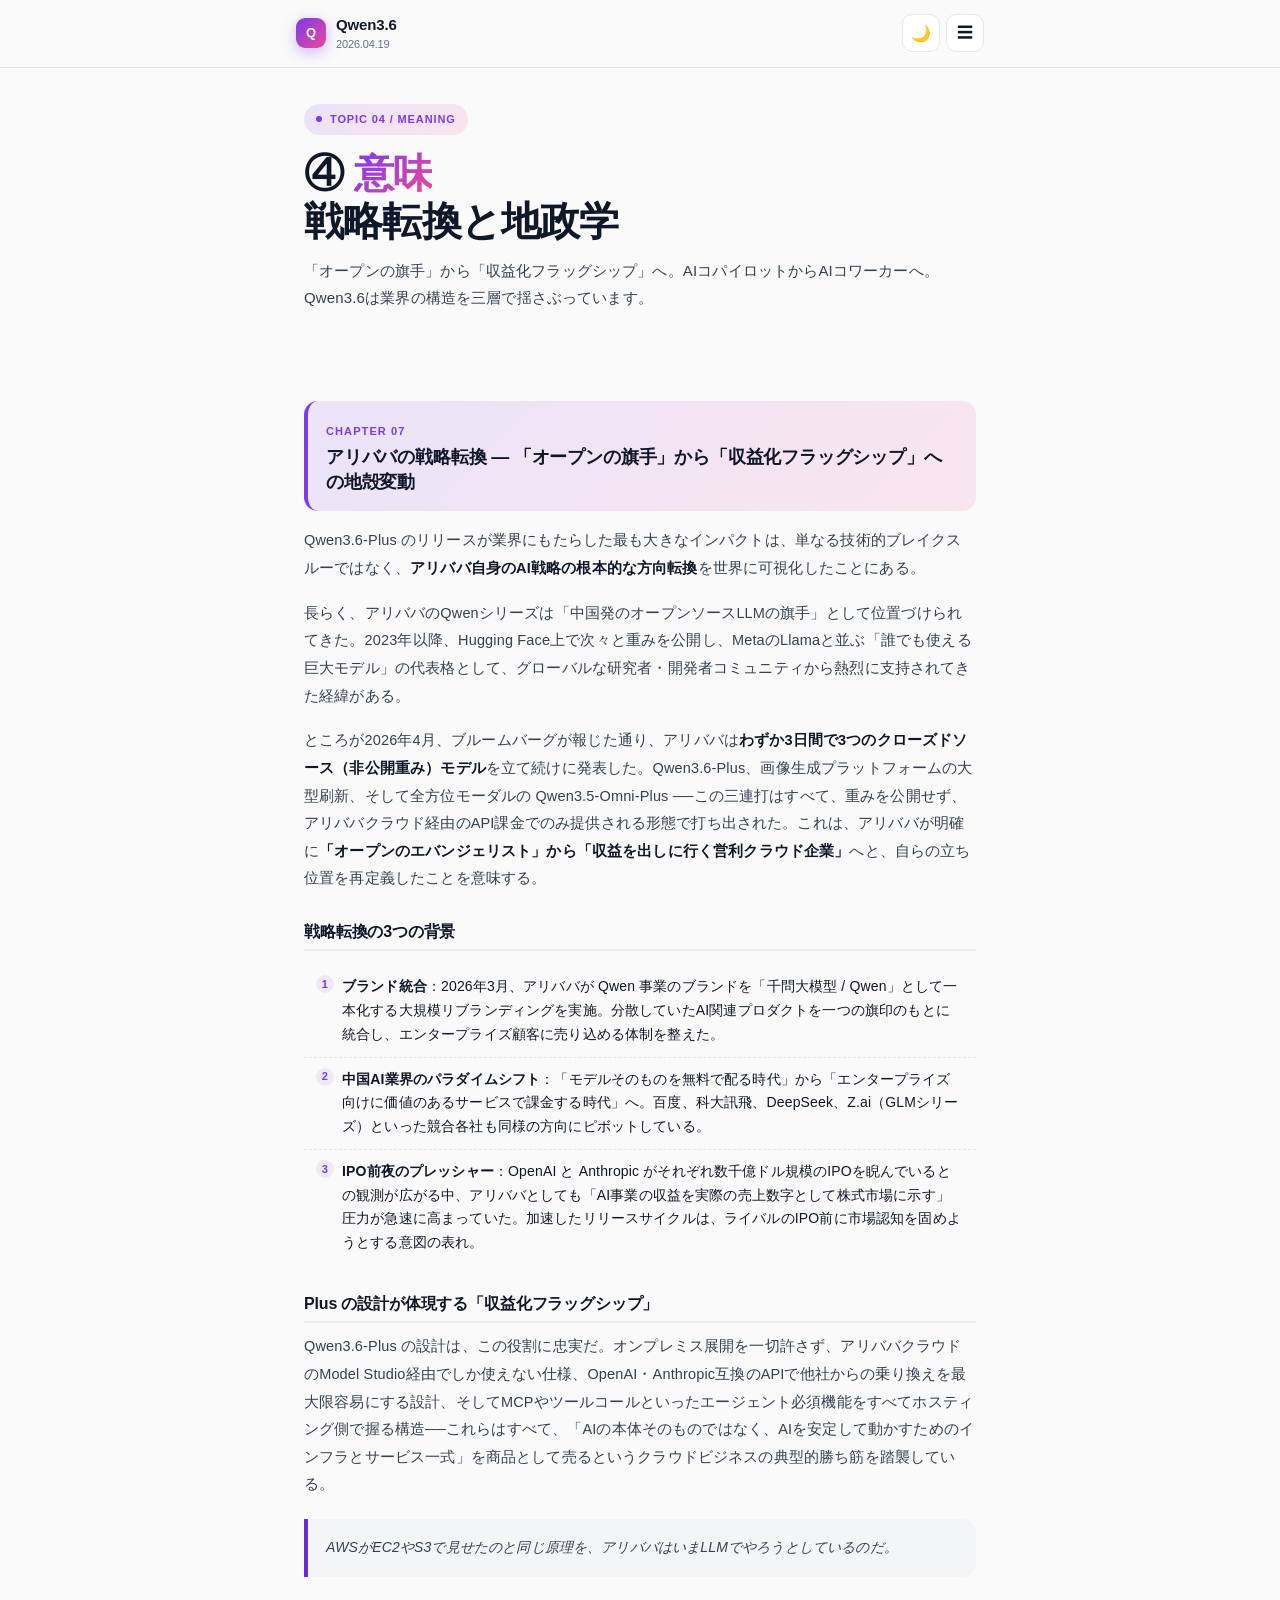
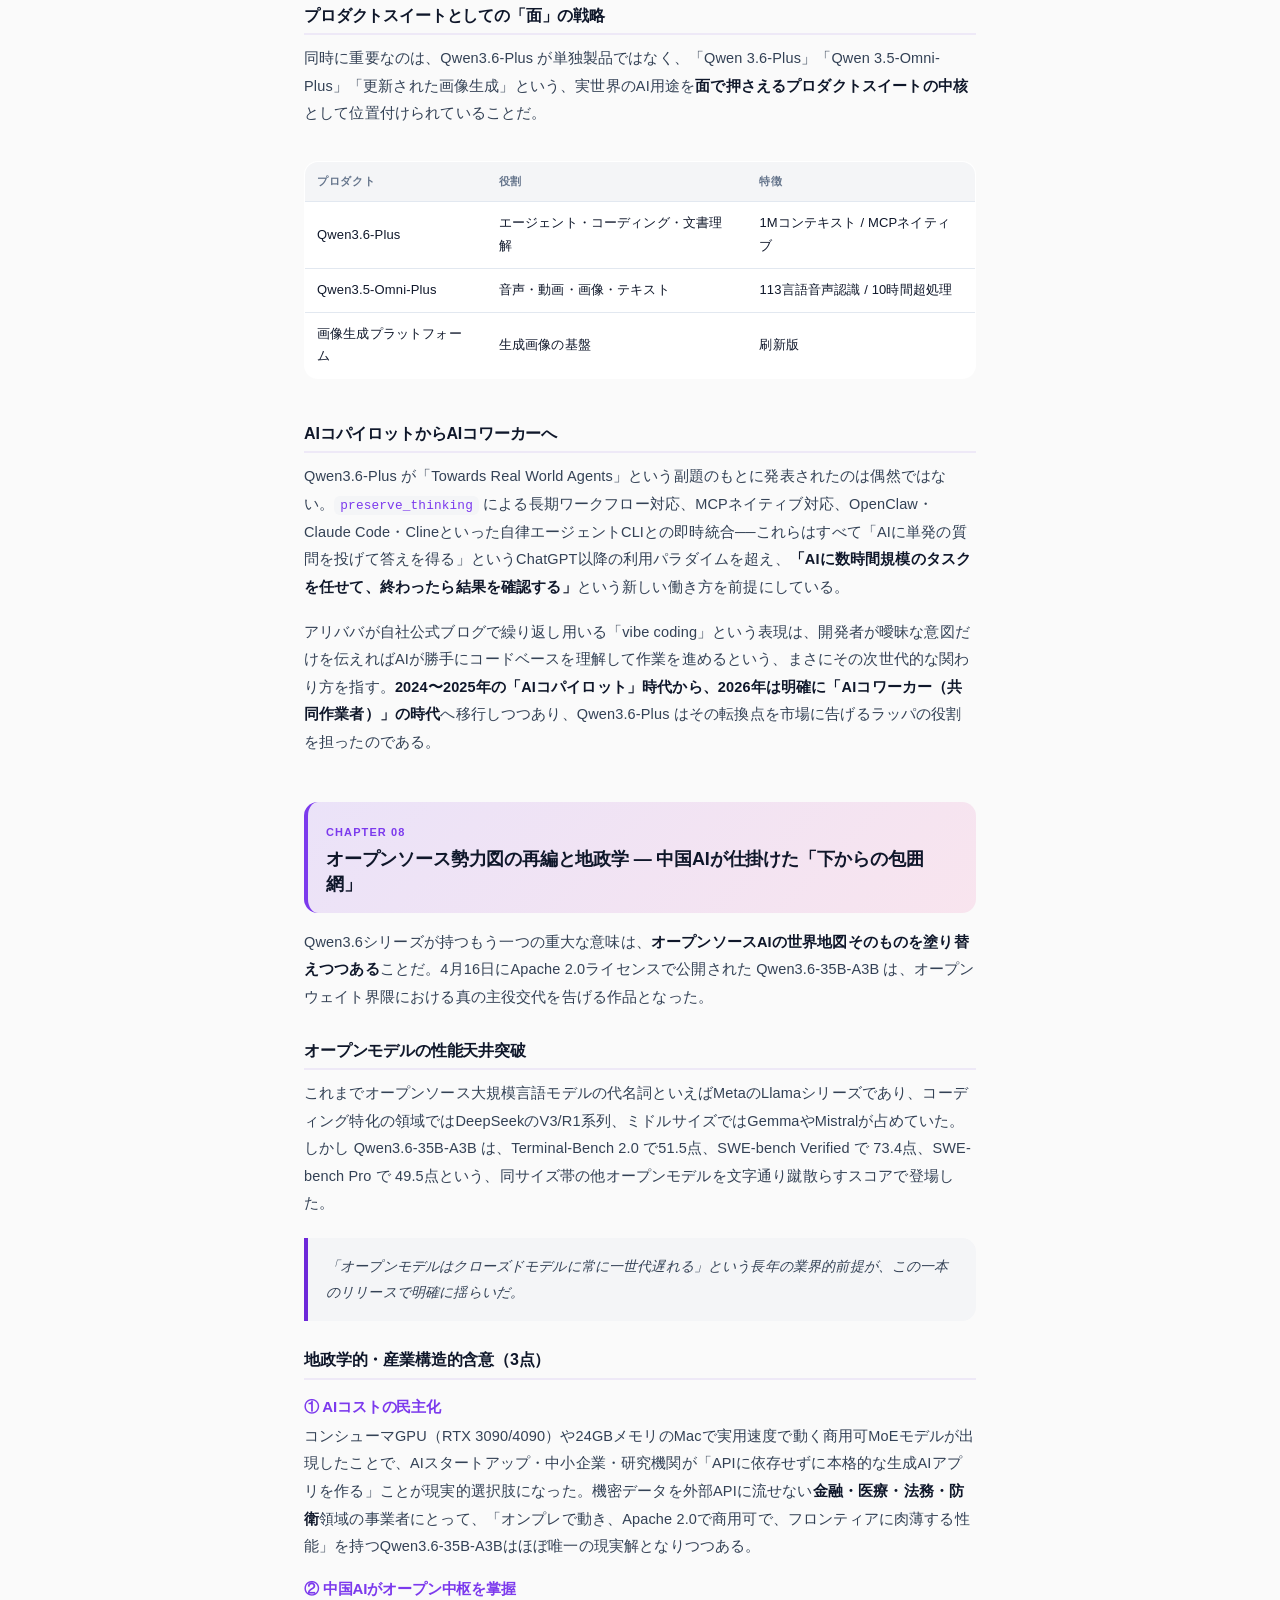
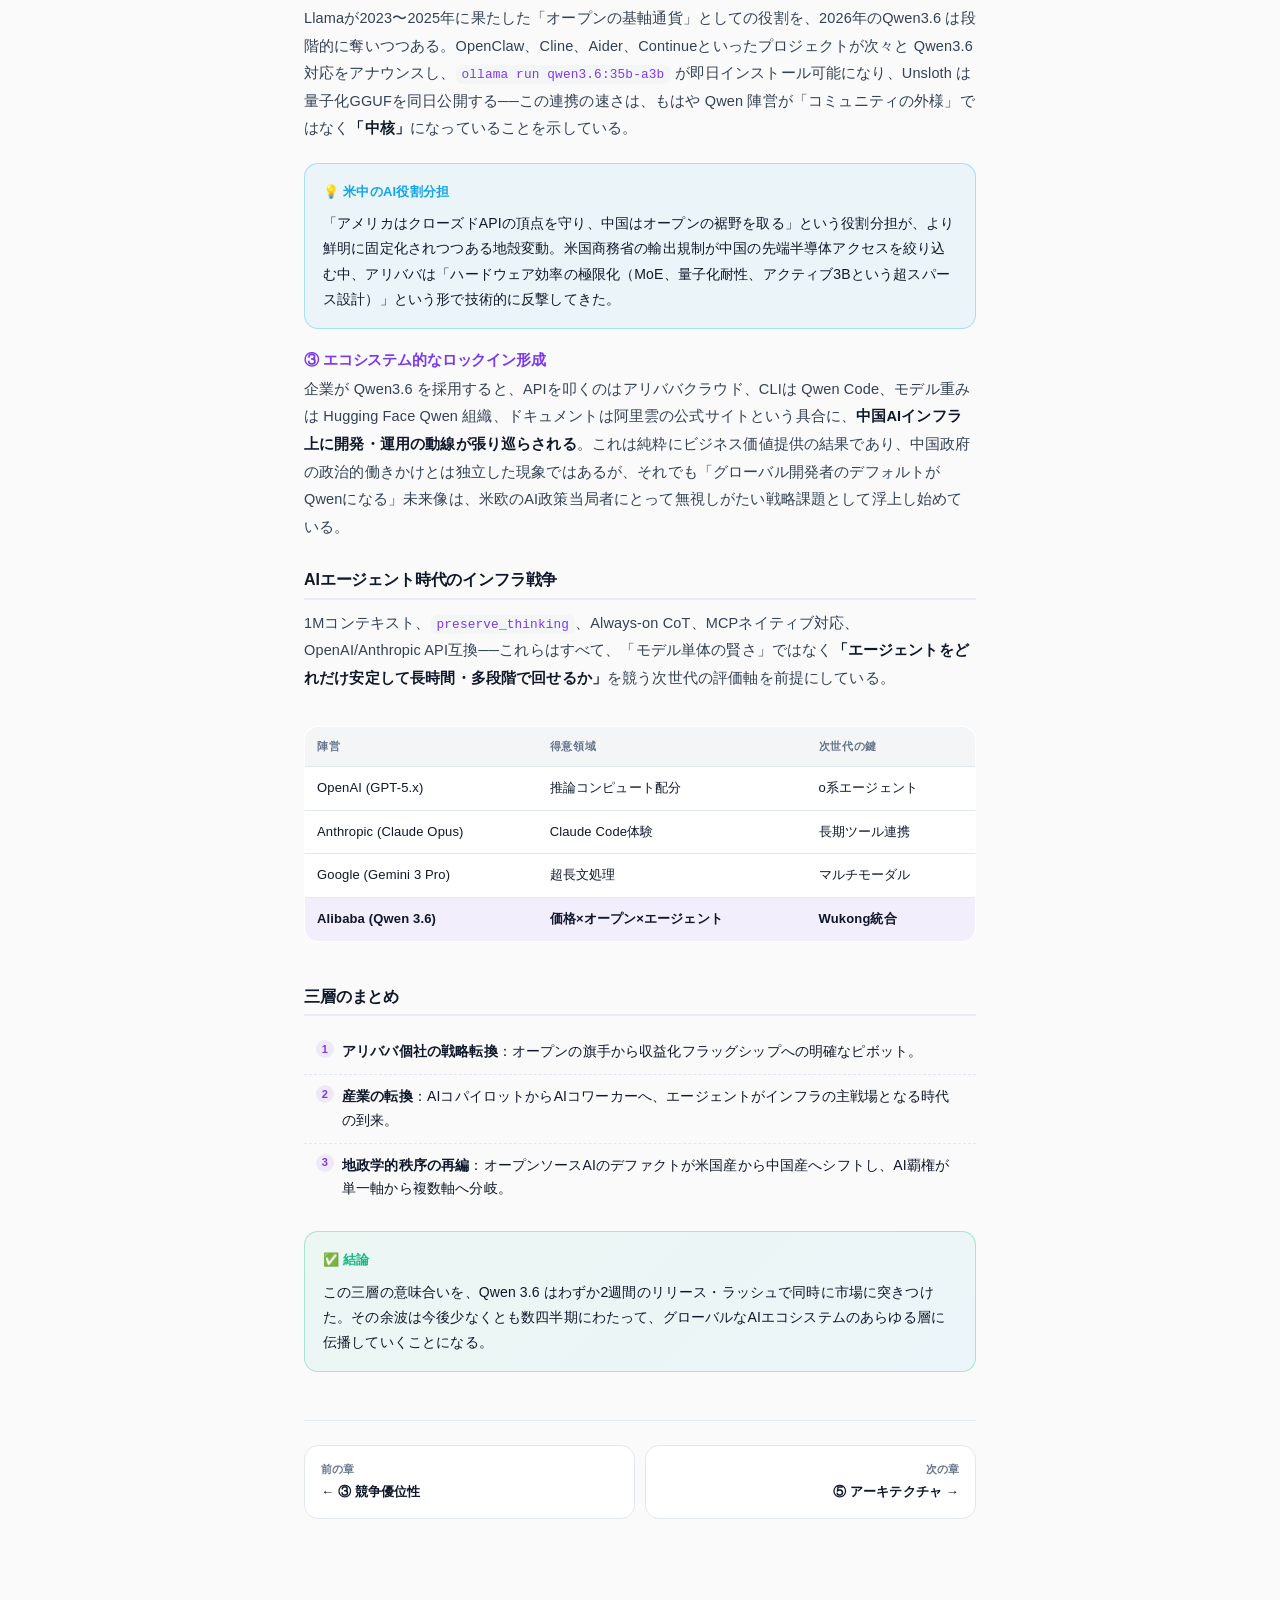
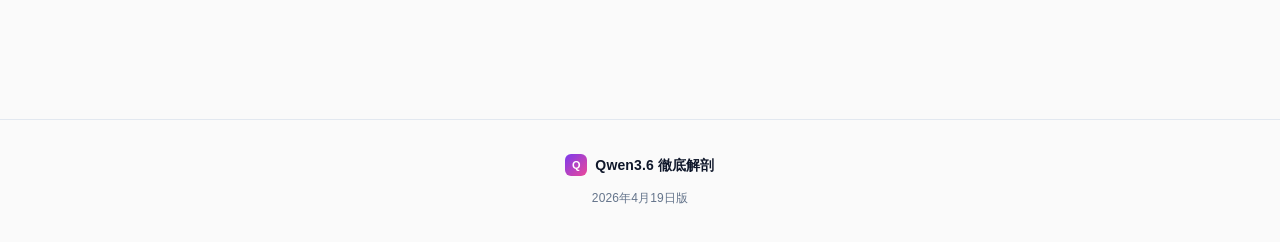
<file: meaning.html>
<!DOCTYPE html>
<html lang="ja">
<head>
  <meta charset="UTF-8">
  <meta name="viewport" content="width=device-width, initial-scale=1.0, viewport-fit=cover">
  <meta name="theme-color" content="#7c3aed">
  <title>④ 意味 ― 戦略転換と地政学 | Qwen3.6 徹底解剖</title>
  <link rel="stylesheet" href="css/style.css">
</head>
<body>
  <header class="topbar">
    <div class="topbar-inner">
      <a href="index.html" class="topbar-brand">
        <span class="brand-mark">Q</span><span>Qwen3.6<span class="brand-sub">2026.04.19</span></span>
      </a>
      <div class="topbar-actions">
        <button id="themeToggle" class="icon-btn" type="button">🌙</button>
        <button id="navOpen" class="icon-btn" type="button">☰</button>
      </div>
    </div>
  </header>
  <div id="navBackdrop" class="nav-backdrop"></div>
  <aside id="navDrawer" class="nav-drawer">
    <div class="nav-drawer-header"><div class="nav-drawer-title">目次</div><button id="navClose" class="icon-btn" type="button">✕</button></div>
    <ul class="nav-list">
      <li><a href="index.html"><span class="nav-num">🏠</span>トップ</a></li>
      <li><a href="overview.html"><span class="nav-num">01</span>概要</a></li>
      <li><a href="specs.html"><span class="nav-num">02</span>スペック</a></li>
      <li><a href="benchmarks.html"><span class="nav-num">03</span>競争優位性</a></li>
      <li><a href="meaning.html"><span class="nav-num">04</span>意味</a></li>
      <li><a href="architecture.html"><span class="nav-num">05</span>アーキテクチャ</a></li>
      <li><a href="realworld.html"><span class="nav-num">06</span>実世界スコア</a></li>
      <li><a href="enterprise.html"><span class="nav-num">07</span>Wukong/HW</a></li>
      <li><a href="pros-cons.html"><span class="nav-num">08</span>メリデメ</a></li>
      <li><a href="future.html"><span class="nav-num">09</span>未来</a></li>
      <li><a href="corrections.html"><span class="nav-num">⚠</span>ファクトチェック</a></li>
    </ul>
  </aside>

  <main class="page">
    <section class="hero">
      <span class="hero-eyebrow"><span class="dot"></span>TOPIC 04 / MEANING</span>
      <h1 class="hero-title">④ <span class="grad">意味</span><br>戦略転換と地政学</h1>
      <p class="hero-sub">「オープンの旗手」から「収益化フラッグシップ」へ。AIコパイロットからAIコワーカーへ。Qwen3.6は業界の構造を三層で揺さぶっています。</p>
    </section>

    <!-- 第7章 -->
    <div class="chapter">
      <div class="chapter-num">CHAPTER 07</div>
      <div class="chapter-title">アリババの戦略転換 ― 「オープンの旗手」から「収益化フラッグシップ」への地殻変動</div>
    </div>

    <div class="body-text">
      <p class="lead">
        Qwen3.6-Plus のリリースが業界にもたらした最も大きなインパクトは、単なる技術的ブレイクスルーではなく、<b>アリババ自身のAI戦略の根本的な方向転換</b>を世界に可視化したことにある。
      </p>

      <p>
        長らく、アリババのQwenシリーズは「中国発のオープンソースLLMの旗手」として位置づけられてきた。2023年以降、Hugging Face上で次々と重みを公開し、MetaのLlamaと並ぶ「誰でも使える巨大モデル」の代表格として、グローバルな研究者・開発者コミュニティから熱烈に支持されてきた経緯がある。
      </p>

      <p>
        ところが2026年4月、ブルームバーグが報じた通り、アリババは<b>わずか3日間で3つのクローズドソース（非公開重み）モデル</b>を立て続けに発表した。Qwen3.6-Plus、画像生成プラットフォームの大型刷新、そして全方位モーダルの Qwen3.5-Omni-Plus ──この三連打はすべて、重みを公開せず、アリババクラウド経由のAPI課金でのみ提供される形態で打ち出された。これは、アリババが明確に<b>「オープンのエバンジェリスト」から「収益を出しに行く営利クラウド企業」</b>へと、自らの立ち位置を再定義したことを意味する。
      </p>

      <h3 class="sub-heading">戦略転換の3つの背景</h3>
      <ul class="feat-list num">
        <li>
          <b>ブランド統合</b>：2026年3月、アリババが Qwen 事業のブランドを「千問大模型 / Qwen」として一本化する大規模リブランディングを実施。分散していたAI関連プロダクトを一つの旗印のもとに統合し、エンタープライズ顧客に売り込める体制を整えた。
        </li>
        <li>
          <b>中国AI業界のパラダイムシフト</b>：「モデルそのものを無料で配る時代」から「エンタープライズ向けに価値のあるサービスで課金する時代」へ。百度、科大訊飛、DeepSeek、Z.ai（GLMシリーズ）といった競合各社も同様の方向にピボットしている。
        </li>
        <li>
          <b>IPO前夜のプレッシャー</b>：OpenAI と Anthropic がそれぞれ数千億ドル規模のIPOを睨んでいるとの観測が広がる中、アリババとしても「AI事業の収益を実際の売上数字として株式市場に示す」圧力が急速に高まっていた。加速したリリースサイクルは、ライバルのIPO前に市場認知を固めようとする意図の表れ。
        </li>
      </ul>

      <h3 class="sub-heading">Plus の設計が体現する「収益化フラッグシップ」</h3>
      <p>
        Qwen3.6-Plus の設計は、この役割に忠実だ。オンプレミス展開を一切許さず、アリババクラウドのModel Studio経由でしか使えない仕様、OpenAI・Anthropic互換のAPIで他社からの乗り換えを最大限容易にする設計、そしてMCPやツールコールといったエージェント必須機能をすべてホスティング側で握る構造──これらはすべて、「AIの本体そのものではなく、AIを安定して動かすためのインフラとサービス一式」を商品として売るというクラウドビジネスの典型的勝ち筋を踏襲している。
      </p>

      <div class="quote">
        AWSがEC2やS3で見せたのと同じ原理を、アリババはいまLLMでやろうとしているのだ。
      </div>

      <h3 class="sub-heading">プロダクトスイートとしての「面」の戦略</h3>
      <p>
        同時に重要なのは、Qwen3.6-Plus が単独製品ではなく、「Qwen 3.6-Plus」「Qwen 3.5-Omni-Plus」「更新された画像生成」という、実世界のAI用途を<b>面で押さえるプロダクトスイートの中核</b>として位置付けられていることだ。
      </p>

      <div class="table-wrap">
        <table class="compare-table">
          <thead><tr><th>プロダクト</th><th>役割</th><th>特徴</th></tr></thead>
          <tbody>
            <tr><td>Qwen3.6-Plus</td><td>エージェント・コーディング・文書理解</td><td>1Mコンテキスト / MCPネイティブ</td></tr>
            <tr><td>Qwen3.5-Omni-Plus</td><td>音声・動画・画像・テキスト</td><td>113言語音声認識 / 10時間超処理</td></tr>
            <tr><td>画像生成プラットフォーム</td><td>生成画像の基盤</td><td>刷新版</td></tr>
          </tbody>
        </table>
      </div>

      <h3 class="sub-heading">AIコパイロットからAIコワーカーへ</h3>
      <p>
        Qwen3.6-Plus が「Towards Real World Agents」という副題のもとに発表されたのは偶然ではない。<code>preserve_thinking</code> による長期ワークフロー対応、MCPネイティブ対応、OpenClaw・Claude Code・Clineといった自律エージェントCLIとの即時統合──これらはすべて「AIに単発の質問を投げて答えを得る」というChatGPT以降の利用パラダイムを超え、<b>「AIに数時間規模のタスクを任せて、終わったら結果を確認する」</b>という新しい働き方を前提にしている。
      </p>

      <p>
        アリババが自社公式ブログで繰り返し用いる「vibe coding」という表現は、開発者が曖昧な意図だけを伝えればAIが勝手にコードベースを理解して作業を進めるという、まさにその次世代的な関わり方を指す。<b>2024〜2025年の「AIコパイロット」時代から、2026年は明確に「AIコワーカー（共同作業者）」の時代</b>へ移行しつつあり、Qwen3.6-Plus はその転換点を市場に告げるラッパの役割を担ったのである。
      </p>
    </div>

    <!-- 第8章 -->
    <div class="chapter">
      <div class="chapter-num">CHAPTER 08</div>
      <div class="chapter-title">オープンソース勢力図の再編と地政学 ― 中国AIが仕掛けた「下からの包囲網」</div>
    </div>

    <div class="body-text">
      <p class="lead">
        Qwen3.6シリーズが持つもう一つの重大な意味は、<b>オープンソースAIの世界地図そのものを塗り替えつつある</b>ことだ。4月16日にApache 2.0ライセンスで公開された Qwen3.6-35B-A3B は、オープンウェイト界隈における真の主役交代を告げる作品となった。
      </p>

      <h3 class="sub-heading">オープンモデルの性能天井突破</h3>
      <p>
        これまでオープンソース大規模言語モデルの代名詞といえばMetaのLlamaシリーズであり、コーディング特化の領域ではDeepSeekのV3/R1系列、ミドルサイズではGemmaやMistralが占めていた。しかし Qwen3.6-35B-A3B は、Terminal-Bench 2.0 で51.5点、SWE-bench Verified で 73.4点、SWE-bench Pro で 49.5点という、同サイズ帯の他オープンモデルを文字通り蹴散らすスコアで登場した。
      </p>

      <div class="quote">「オープンモデルはクローズドモデルに常に一世代遅れる」という長年の業界的前提が、この一本のリリースで明確に揺らいだ。</div>

      <h3 class="sub-heading">地政学的・産業構造的含意（3点）</h3>

      <h4 style="font-weight:800;margin:16px 0 6px;color:var(--brand);">① AIコストの民主化</h4>
      <p>
        コンシューマGPU（RTX 3090/4090）や24GBメモリのMacで実用速度で動く商用可MoEモデルが出現したことで、AIスタートアップ・中小企業・研究機関が「APIに依存せずに本格的な生成AIアプリを作る」ことが現実的選択肢になった。機密データを外部APIに流せない<b>金融・医療・法務・防衛</b>領域の事業者にとって、「オンプレで動き、Apache 2.0で商用可で、フロンティアに肉薄する性能」を持つQwen3.6-35B-A3Bはほぼ唯一の現実解となりつつある。
      </p>

      <h4 style="font-weight:800;margin:16px 0 6px;color:var(--brand);">② 中国AIがオープン中枢を掌握</h4>
      <p>
        Llamaが2023〜2025年に果たした「オープンの基軸通貨」としての役割を、2026年のQwen3.6 は段階的に奪いつつある。OpenClaw、Cline、Aider、Continueといったプロジェクトが次々と Qwen3.6 対応をアナウンスし、<code>ollama run qwen3.6:35b-a3b</code> が即日インストール可能になり、Unsloth は量子化GGUFを同日公開する──この連携の速さは、もはや Qwen 陣営が「コミュニティの外様」ではなく<b>「中核」</b>になっていることを示している。
      </p>

      <div class="callout info">
        <div class="callout-head">💡 米中のAI役割分担</div>
        「アメリカはクローズドAPIの頂点を守り、中国はオープンの裾野を取る」という役割分担が、より鮮明に固定化されつつある地殻変動。米国商務省の輸出規制が中国の先端半導体アクセスを絞り込む中、アリババは「ハードウェア効率の極限化（MoE、量子化耐性、アクティブ3Bという超スパース設計）」という形で技術的に反撃してきた。
      </div>

      <h4 style="font-weight:800;margin:16px 0 6px;color:var(--brand);">③ エコシステム的なロックイン形成</h4>
      <p>
        企業が Qwen3.6 を採用すると、APIを叩くのはアリババクラウド、CLIは Qwen Code、モデル重みは Hugging Face Qwen 組織、ドキュメントは阿里雲の公式サイトという具合に、<b>中国AIインフラ上に開発・運用の動線が張り巡らされる</b>。これは純粋にビジネス価値提供の結果であり、中国政府の政治的働きかけとは独立した現象ではあるが、それでも「グローバル開発者のデフォルトがQwenになる」未来像は、米欧のAI政策当局者にとって無視しがたい戦略課題として浮上し始めている。
      </p>

      <h3 class="sub-heading">AIエージェント時代のインフラ戦争</h3>
      <p>
        1Mコンテキスト、<code>preserve_thinking</code>、Always-on CoT、MCPネイティブ対応、OpenAI/Anthropic API互換──これらはすべて、「モデル単体の賢さ」ではなく<b>「エージェントをどれだけ安定して長時間・多段階で回せるか」</b>を競う次世代の評価軸を前提にしている。
      </p>

      <div class="table-wrap">
        <table class="compare-table">
          <thead><tr><th>陣営</th><th>得意領域</th><th>次世代の鍵</th></tr></thead>
          <tbody>
            <tr><td>OpenAI (GPT-5.x)</td><td>推論コンピュート配分</td><td>o系エージェント</td></tr>
            <tr><td>Anthropic (Claude Opus)</td><td>Claude Code体験</td><td>長期ツール連携</td></tr>
            <tr><td>Google (Gemini 3 Pro)</td><td>超長文処理</td><td>マルチモーダル</td></tr>
            <tr class="highlight"><td>Alibaba (Qwen 3.6)</td><td>価格×オープン×エージェント</td><td>Wukong統合</td></tr>
          </tbody>
        </table>
      </div>

      <h3 class="sub-heading">三層のまとめ</h3>
      <ul class="feat-list num">
        <li><b>アリババ個社の戦略転換</b>：オープンの旗手から収益化フラッグシップへの明確なピボット。</li>
        <li><b>産業の転換</b>：AIコパイロットからAIコワーカーへ、エージェントがインフラの主戦場となる時代の到来。</li>
        <li><b>地政学的秩序の再編</b>：オープンソースAIのデファクトが米国産から中国産へシフトし、AI覇権が単一軸から複数軸へ分岐。</li>
      </ul>

      <div class="callout fact">
        <div class="callout-head">✅ 結論</div>
        この三層の意味合いを、Qwen 3.6 はわずか2週間のリリース・ラッシュで同時に市場に突きつけた。その余波は今後少なくとも数四半期にわたって、グローバルなAIエコシステムのあらゆる層に伝播していくことになる。
      </div>
    </div>

    <div class="pager">
      <a href="benchmarks.html" class="pager-prev">
        <span><span class="lbl">前の章</span><span class="ttl">← ③ 競争優位性</span></span>
      </a>
      <a href="architecture.html" class="pager-next">
        <span><span class="lbl">次の章</span><span class="ttl">⑤ アーキテクチャ →</span></span>
      </a>
    </div>
  </main>

  <button id="toTop" class="to-top">↑</button>
  <footer class="footer">
    <div class="foot-brand"><span style="display:inline-block;width:22px;height:22px;border-radius:6px;background:var(--brand-grad);color:#fff;text-align:center;line-height:22px;font-size:11px;font-weight:900;">Q</span>Qwen3.6 徹底解剖</div>
    <div>2026年4月19日版</div>
  </footer>
  <script src="js/main.js"></script>
</body>
</html>
</file>
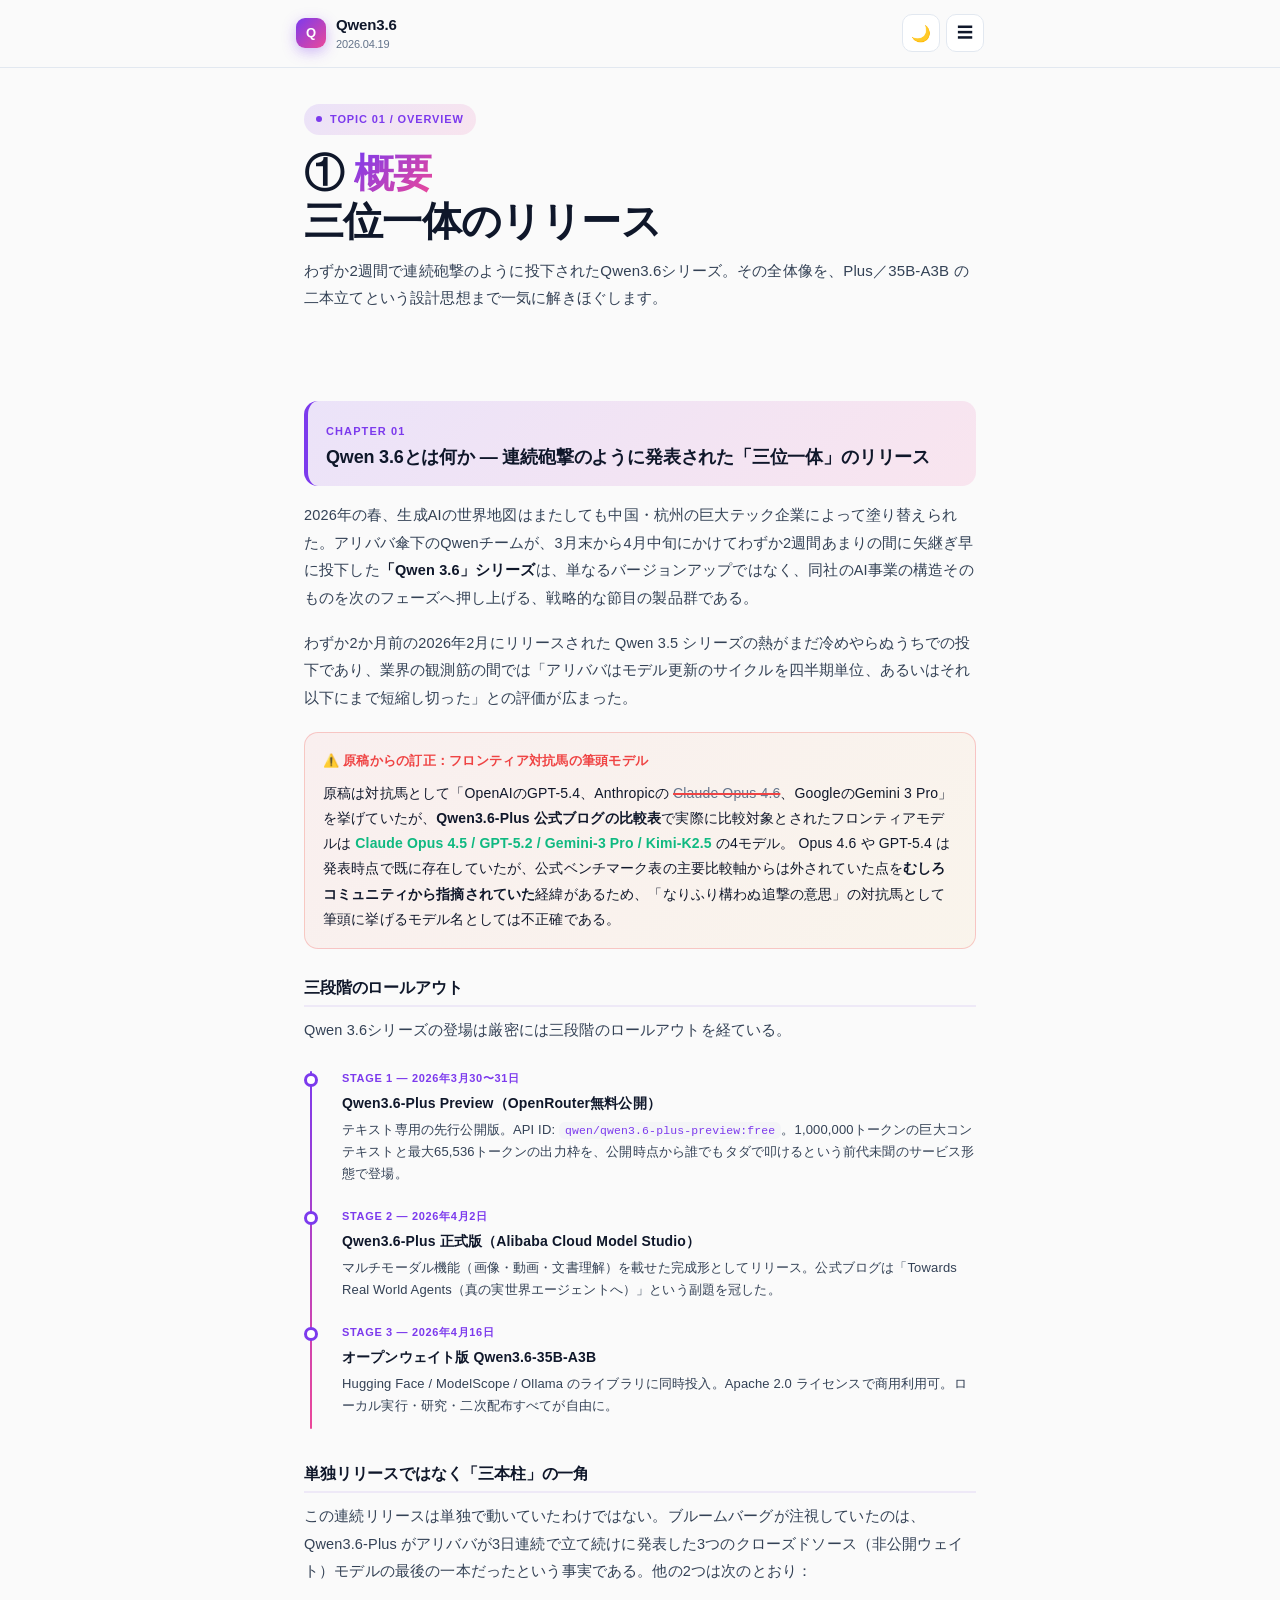
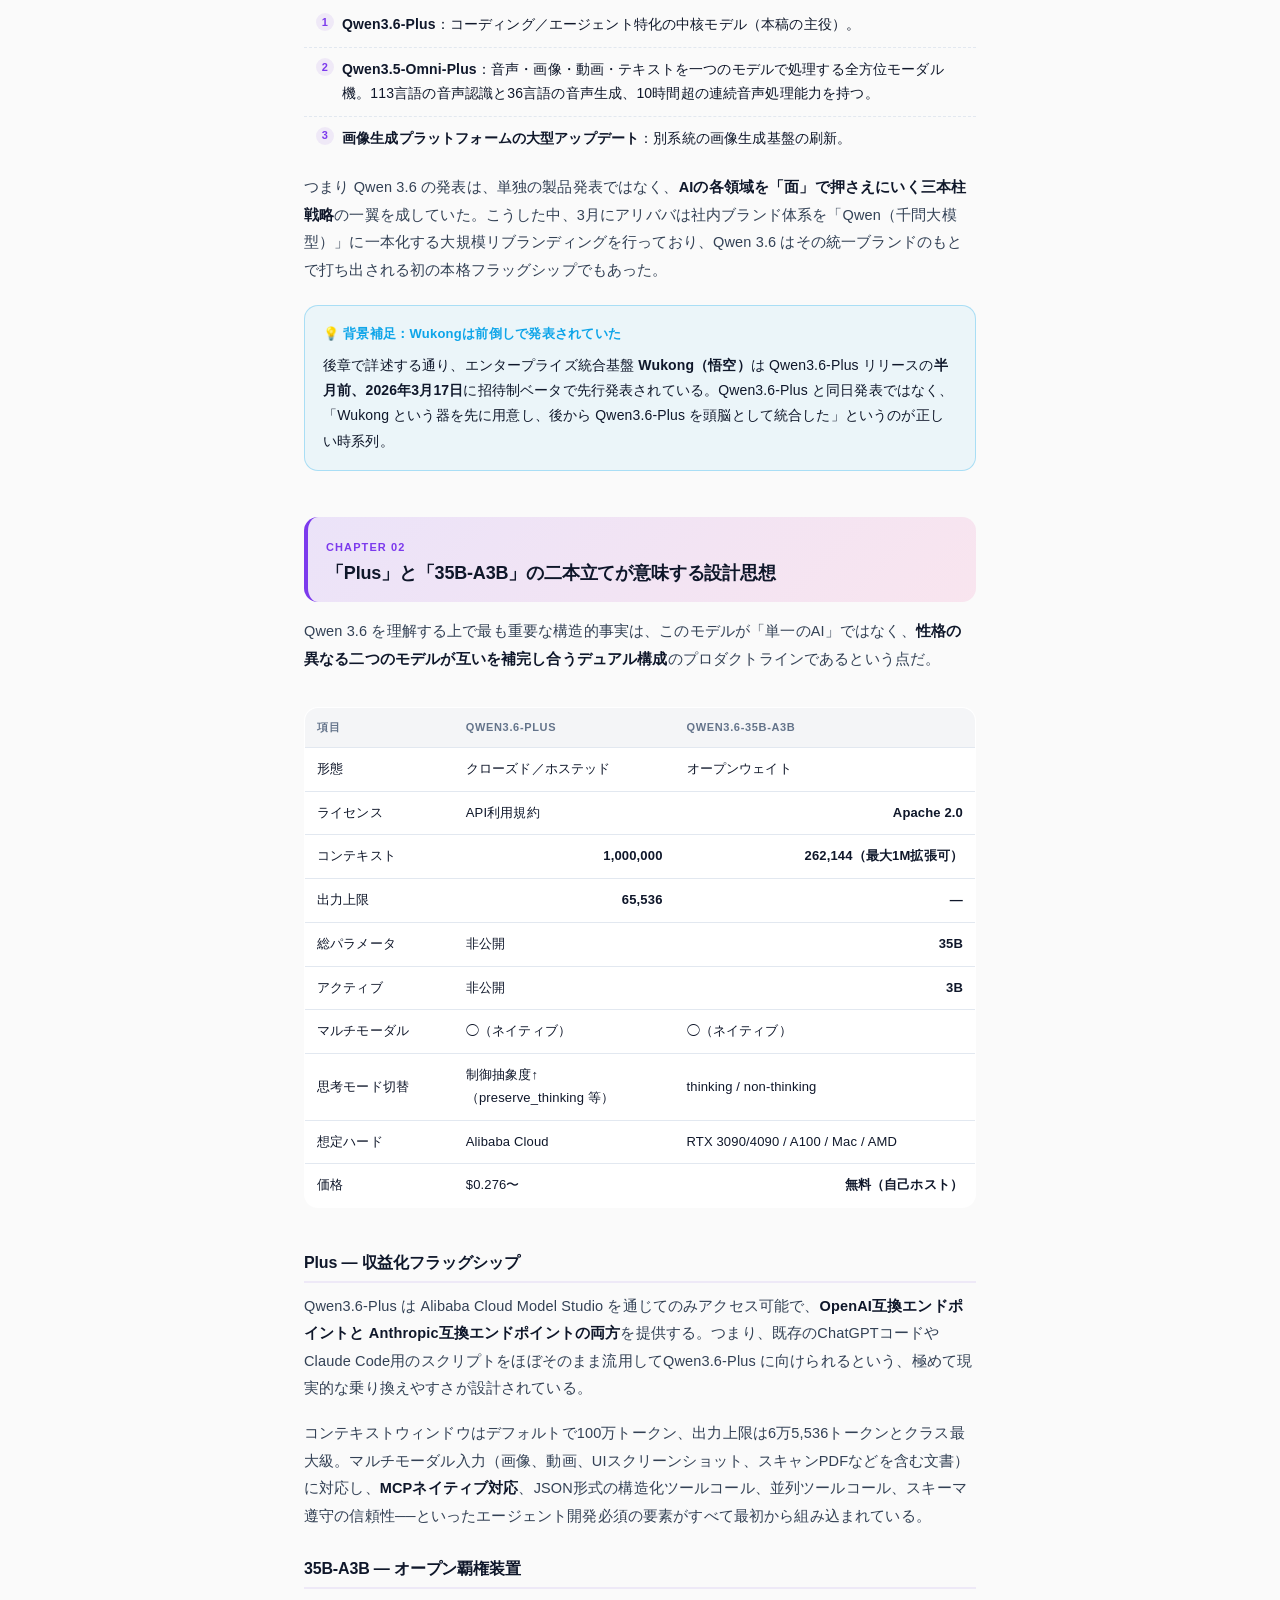
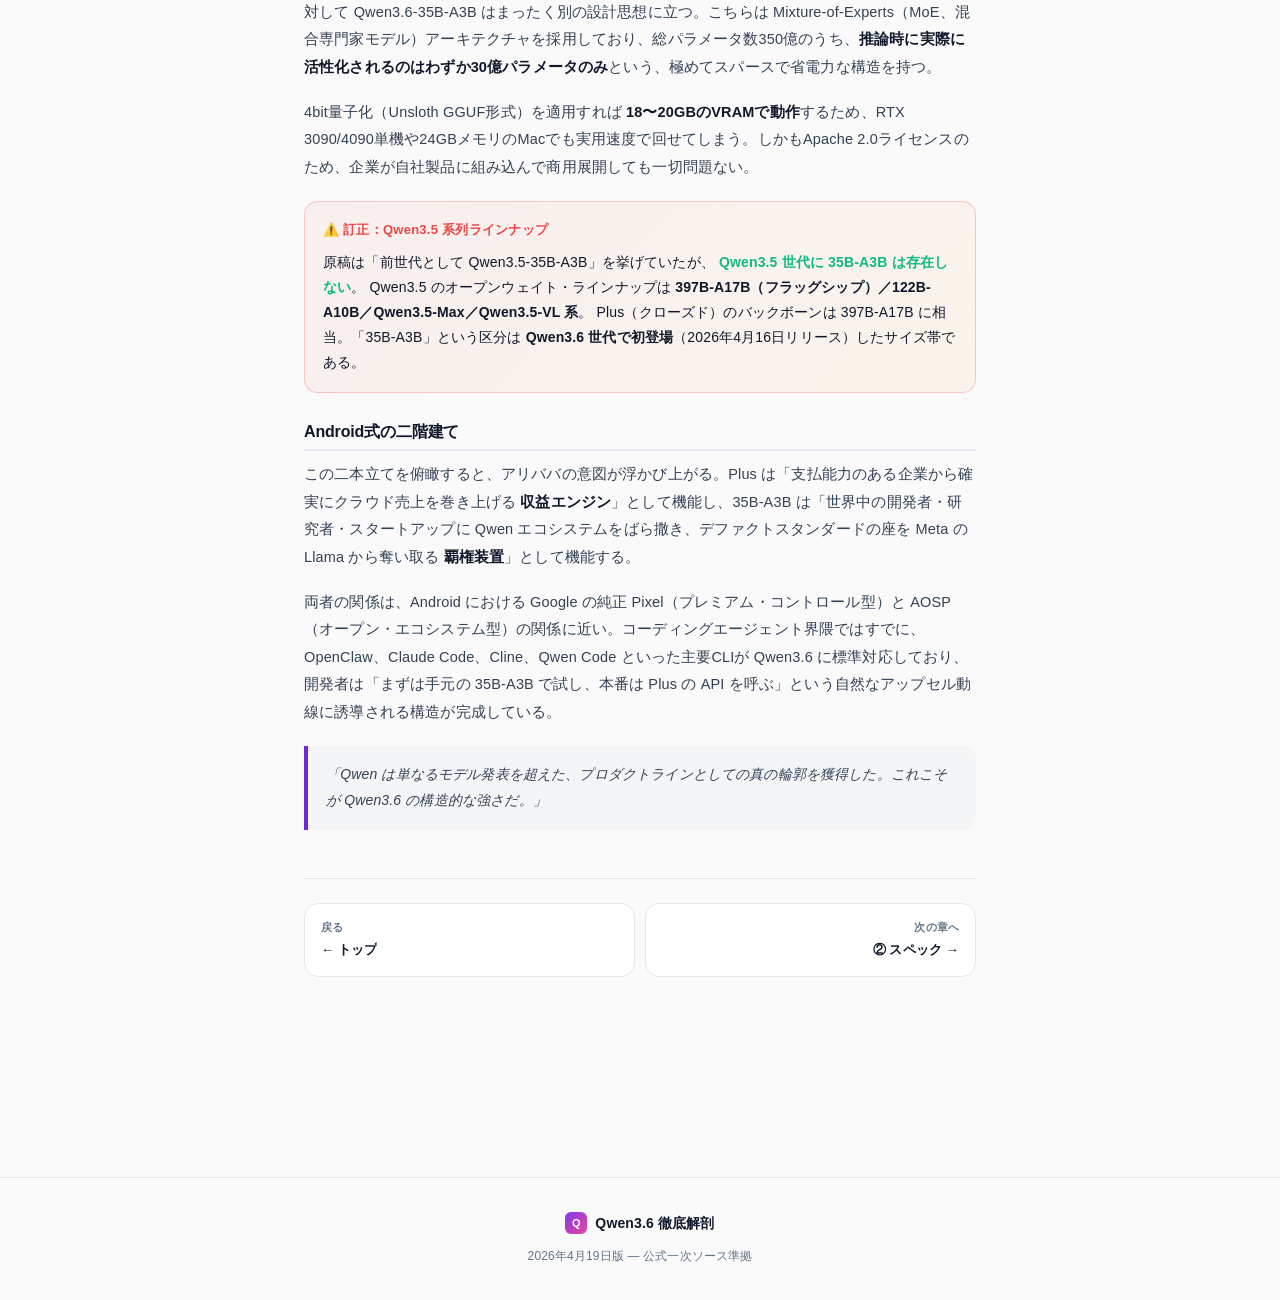
<file: overview.html>
<!DOCTYPE html>
<html lang="ja">
<head>
  <meta charset="UTF-8">
  <meta name="viewport" content="width=device-width, initial-scale=1.0, viewport-fit=cover">
  <meta name="theme-color" content="#7c3aed">
  <title>① 概要 ― 三位一体のリリース | Qwen3.6 徹底解剖</title>
  <link rel="stylesheet" href="css/style.css">
</head>
<body>
  <header class="topbar">
    <div class="topbar-inner">
      <a href="index.html" class="topbar-brand">
        <span class="brand-mark">Q</span>
        <span>Qwen3.6<span class="brand-sub">2026.04.19</span></span>
      </a>
      <div class="topbar-actions">
        <button id="themeToggle" class="icon-btn" type="button">🌙</button>
        <button id="navOpen" class="icon-btn" type="button">☰</button>
      </div>
    </div>
  </header>
  <div id="navBackdrop" class="nav-backdrop"></div>
  <aside id="navDrawer" class="nav-drawer">
    <div class="nav-drawer-header">
      <div class="nav-drawer-title">目次 / Contents</div>
      <button id="navClose" class="icon-btn" type="button">✕</button>
    </div>
    <ul class="nav-list">
      <li><a href="index.html"><span class="nav-num">🏠</span>トップ</a></li>
      <li><a href="overview.html"><span class="nav-num">01</span>概要 / 三位一体のリリース</a></li>
      <li><a href="specs.html"><span class="nav-num">02</span>スペック / Plusと35B-A3B</a></li>
      <li><a href="benchmarks.html"><span class="nav-num">03</span>競争優位性 / ベンチ戦線</a></li>
      <li><a href="meaning.html"><span class="nav-num">04</span>意味 / 戦略転換と地政学</a></li>
      <li><a href="architecture.html"><span class="nav-num">05</span>アーキテクチャの核心</a></li>
      <li><a href="realworld.html"><span class="nav-num">06</span>実世界スコアと1.4兆トークン</a></li>
      <li><a href="enterprise.html"><span class="nav-num">07</span>Wukongとハードウェア包囲網</a></li>
      <li><a href="pros-cons.html"><span class="nav-num">08</span>メリット / デメリット</a></li>
      <li><a href="future.html"><span class="nav-num">09</span>$53Bの一手と未来</a></li>
      <li><a href="corrections.html"><span class="nav-num">⚠</span>ファクトチェック / 訂正一覧</a></li>
    </ul>
  </aside>

  <main class="page">
    <section class="hero">
      <span class="hero-eyebrow"><span class="dot"></span>TOPIC 01 / OVERVIEW</span>
      <h1 class="hero-title">① <span class="grad">概要</span><br>三位一体のリリース</h1>
      <p class="hero-sub">わずか2週間で連続砲撃のように投下されたQwen3.6シリーズ。その全体像を、Plus／35B-A3B の二本立てという設計思想まで一気に解きほぐします。</p>
    </section>

    <!-- 第1章 -->
    <div class="chapter">
      <div class="chapter-num">CHAPTER 01</div>
      <div class="chapter-title">Qwen 3.6とは何か ― 連続砲撃のように発表された「三位一体」のリリース</div>
    </div>

    <div class="body-text">
      <p class="lead">
        2026年の春、生成AIの世界地図はまたしても中国・杭州の巨大テック企業によって塗り替えられた。アリババ傘下のQwenチームが、3月末から4月中旬にかけてわずか2週間あまりの間に矢継ぎ早に投下した<b>「Qwen 3.6」シリーズ</b>は、単なるバージョンアップではなく、同社のAI事業の構造そのものを次のフェーズへ押し上げる、戦略的な節目の製品群である。
      </p>

      <p>
        わずか2か月前の2026年2月にリリースされた Qwen 3.5 シリーズの熱がまだ冷めやらぬうちでの投下であり、業界の観測筋の間では「アリババはモデル更新のサイクルを四半期単位、あるいはそれ以下にまで短縮し切った」との評価が広まった。
      </p>

      <div class="callout correction">
        <div class="callout-head">⚠️ 原稿からの訂正：フロンティア対抗馬の筆頭モデル</div>
        原稿は対抗馬として「OpenAIのGPT-5.4、Anthropicの <span class="strike">Claude Opus 4.6</span>、GoogleのGemini 3 Pro」を挙げていたが、<b>Qwen3.6-Plus 公式ブログの比較表</b>で実際に比較対象とされたフロンティアモデルは
        <span class="correct-mark">Claude Opus 4.5 / GPT-5.2 / Gemini-3 Pro / Kimi-K2.5</span> の4モデル。
        Opus 4.6 や GPT-5.4 は発表時点で既に存在していたが、公式ベンチマーク表の主要比較軸からは外されていた点を<b>むしろコミュニティから指摘されていた</b>経緯があるため、「なりふり構わぬ追撃の意思」の対抗馬として筆頭に挙げるモデル名としては不正確である。
      </div>

      <h3 class="sub-heading">三段階のロールアウト</h3>
      <p>Qwen 3.6シリーズの登場は厳密には三段階のロールアウトを経ている。</p>

      <div class="timeline">
        <div class="timeline-item">
          <div class="timeline-date">STAGE 1 ― 2026年3月30〜31日</div>
          <div class="timeline-title">Qwen3.6-Plus Preview（OpenRouter無料公開）</div>
          <div class="timeline-desc">テキスト専用の先行公開版。API ID: <code>qwen/qwen3.6-plus-preview:free</code>。1,000,000トークンの巨大コンテキストと最大65,536トークンの出力枠を、公開時点から誰でもタダで叩けるという前代未聞のサービス形態で登場。</div>
        </div>
        <div class="timeline-item">
          <div class="timeline-date">STAGE 2 ― 2026年4月2日</div>
          <div class="timeline-title">Qwen3.6-Plus 正式版（Alibaba Cloud Model Studio）</div>
          <div class="timeline-desc">マルチモーダル機能（画像・動画・文書理解）を載せた完成形としてリリース。公式ブログは「Towards Real World Agents（真の実世界エージェントへ）」という副題を冠した。</div>
        </div>
        <div class="timeline-item">
          <div class="timeline-date">STAGE 3 ― 2026年4月16日</div>
          <div class="timeline-title">オープンウェイト版 Qwen3.6-35B-A3B</div>
          <div class="timeline-desc">Hugging Face / ModelScope / Ollama のライブラリに同時投入。Apache 2.0 ライセンスで商用利用可。ローカル実行・研究・二次配布すべてが自由に。</div>
        </div>
      </div>

      <h3 class="sub-heading">単独リリースではなく「三本柱」の一角</h3>
      <p>
        この連続リリースは単独で動いていたわけではない。ブルームバーグが注視していたのは、Qwen3.6-Plus がアリババが3日連続で立て続けに発表した3つのクローズドソース（非公開ウェイト）モデルの最後の一本だったという事実である。他の2つは次のとおり：
      </p>

      <ul class="feat-list num">
        <li><b>Qwen3.6-Plus</b>：コーディング／エージェント特化の中核モデル（本稿の主役）。</li>
        <li><b>Qwen3.5-Omni-Plus</b>：音声・画像・動画・テキストを一つのモデルで処理する全方位モーダル機。113言語の音声認識と36言語の音声生成、10時間超の連続音声処理能力を持つ。</li>
        <li><b>画像生成プラットフォームの大型アップデート</b>：別系統の画像生成基盤の刷新。</li>
      </ul>

      <p>
        つまり Qwen 3.6 の発表は、単独の製品発表ではなく、<b>AIの各領域を「面」で押さえにいく三本柱戦略</b>の一翼を成していた。こうした中、3月にアリババは社内ブランド体系を「Qwen（千問大模型）」に一本化する大規模リブランディングを行っており、Qwen 3.6 はその統一ブランドのもとで打ち出される初の本格フラッグシップでもあった。
      </p>

      <div class="callout info">
        <div class="callout-head">💡 背景補足：Wukongは前倒しで発表されていた</div>
        後章で詳述する通り、エンタープライズ統合基盤 <b>Wukong（悟空）</b>は Qwen3.6-Plus リリースの<b>半月前、2026年3月17日</b>に招待制ベータで先行発表されている。Qwen3.6-Plus と同日発表ではなく、「Wukong という器を先に用意し、後から Qwen3.6-Plus を頭脳として統合した」というのが正しい時系列。
      </div>
    </div>

    <!-- 第2章 -->
    <div class="chapter">
      <div class="chapter-num">CHAPTER 02</div>
      <div class="chapter-title">「Plus」と「35B-A3B」の二本立てが意味する設計思想</div>
    </div>

    <div class="body-text">
      <p class="lead">
        Qwen 3.6 を理解する上で最も重要な構造的事実は、このモデルが「単一のAI」ではなく、<b>性格の異なる二つのモデルが互いを補完し合うデュアル構成</b>のプロダクトラインであるという点だ。
      </p>

      <div class="table-wrap">
        <table class="compare-table">
          <thead>
            <tr>
              <th>項目</th>
              <th>Qwen3.6-Plus</th>
              <th>Qwen3.6-35B-A3B</th>
            </tr>
          </thead>
          <tbody>
            <tr><td>形態</td><td>クローズド／ホステッド</td><td>オープンウェイト</td></tr>
            <tr><td>ライセンス</td><td>API利用規約</td><td class="num">Apache 2.0</td></tr>
            <tr><td>コンテキスト</td><td class="num">1,000,000</td><td class="num">262,144（最大1M拡張可）</td></tr>
            <tr><td>出力上限</td><td class="num">65,536</td><td class="num">—</td></tr>
            <tr><td>総パラメータ</td><td>非公開</td><td class="num">35B</td></tr>
            <tr><td>アクティブ</td><td>非公開</td><td class="num">3B</td></tr>
            <tr><td>マルチモーダル</td><td>◯（ネイティブ）</td><td>◯（ネイティブ）</td></tr>
            <tr><td>思考モード切替</td><td>制御抽象度↑<br>（preserve_thinking 等）</td><td>thinking / non-thinking</td></tr>
            <tr><td>想定ハード</td><td>Alibaba Cloud</td><td>RTX 3090/4090 / A100 / Mac / AMD</td></tr>
            <tr><td>価格</td><td>$0.276〜</td><td class="num">無料（自己ホスト）</td></tr>
          </tbody>
        </table>
      </div>

      <h3 class="sub-heading">Plus ― 収益化フラッグシップ</h3>
      <p>
        Qwen3.6-Plus は Alibaba Cloud Model Studio を通じてのみアクセス可能で、<b>OpenAI互換エンドポイントと Anthropic互換エンドポイントの両方</b>を提供する。つまり、既存のChatGPTコードやClaude Code用のスクリプトをほぼそのまま流用してQwen3.6-Plus に向けられるという、極めて現実的な乗り換えやすさが設計されている。
      </p>
      <p>
        コンテキストウィンドウはデフォルトで100万トークン、出力上限は6万5,536トークンとクラス最大級。マルチモーダル入力（画像、動画、UIスクリーンショット、スキャンPDFなどを含む文書）に対応し、<b>MCPネイティブ対応</b>、JSON形式の構造化ツールコール、並列ツールコール、スキーマ遵守の信頼性──といったエージェント開発必須の要素がすべて最初から組み込まれている。
      </p>

      <h3 class="sub-heading">35B-A3B ― オープン覇権装置</h3>
      <p>
        対して Qwen3.6-35B-A3B はまったく別の設計思想に立つ。こちらは Mixture-of-Experts（MoE、混合専門家モデル）アーキテクチャを採用しており、総パラメータ数350億のうち、<b>推論時に実際に活性化されるのはわずか30億パラメータのみ</b>という、極めてスパースで省電力な構造を持つ。
      </p>
      <p>
        4bit量子化（Unsloth GGUF形式）を適用すれば <b>18〜20GBのVRAMで動作</b>するため、RTX 3090/4090単機や24GBメモリのMacでも実用速度で回せてしまう。しかもApache 2.0ライセンスのため、企業が自社製品に組み込んで商用展開しても一切問題ない。
      </p>

      <div class="callout correction">
        <div class="callout-head">⚠️ 訂正：Qwen3.5 系列ラインナップ</div>
        原稿は「前世代として Qwen3.5-35B-A3B」を挙げていたが、
        <span class="correct-mark">Qwen3.5 世代に 35B-A3B は存在しない</span>。
        Qwen3.5 のオープンウェイト・ラインナップは <b>397B-A17B（フラッグシップ）／122B-A10B／Qwen3.5-Max／Qwen3.5-VL 系</b>。
        Plus（クローズド）のバックボーンは 397B-A17B に相当。「35B-A3B」という区分は <b>Qwen3.6 世代で初登場</b>（2026年4月16日リリース）したサイズ帯である。
      </div>

      <h3 class="sub-heading">Android式の二階建て</h3>
      <p>
        この二本立てを俯瞰すると、アリババの意図が浮かび上がる。Plus は「支払能力のある企業から確実にクラウド売上を巻き上げる <b>収益エンジン</b>」として機能し、35B-A3B は「世界中の開発者・研究者・スタートアップに Qwen エコシステムをばら撒き、デファクトスタンダードの座を Meta の Llama から奪い取る <b>覇権装置</b>」として機能する。
      </p>
      <p>
        両者の関係は、Android における Google の純正 Pixel（プレミアム・コントロール型）と AOSP（オープン・エコシステム型）の関係に近い。コーディングエージェント界隈ではすでに、OpenClaw、Claude Code、Cline、Qwen Code といった主要CLIが Qwen3.6 に標準対応しており、開発者は「まずは手元の 35B-A3B で試し、本番は Plus の API を呼ぶ」という自然なアップセル動線に誘導される構造が完成している。
      </p>

      <div class="quote">
        「Qwen は単なるモデル発表を超えた、プロダクトラインとしての真の輪郭を獲得した。これこそが Qwen3.6 の構造的な強さだ。」
      </div>
    </div>

    <div class="pager">
      <a href="index.html" class="pager-prev">
        <span><span class="lbl">戻る</span><span class="ttl">← トップ</span></span>
      </a>
      <a href="specs.html" class="pager-next">
        <span><span class="lbl">次の章へ</span><span class="ttl">② スペック →</span></span>
      </a>
    </div>
  </main>

  <button id="toTop" class="to-top">↑</button>
  <footer class="footer">
    <div class="foot-brand"><span style="display:inline-block;width:22px;height:22px;border-radius:6px;background:var(--brand-grad);color:#fff;text-align:center;line-height:22px;font-size:11px;font-weight:900;">Q</span>Qwen3.6 徹底解剖</div>
    <div>2026年4月19日版 ― 公式一次ソース準拠</div>
  </footer>
  <script src="js/main.js"></script>
</body>
</html>
</file>
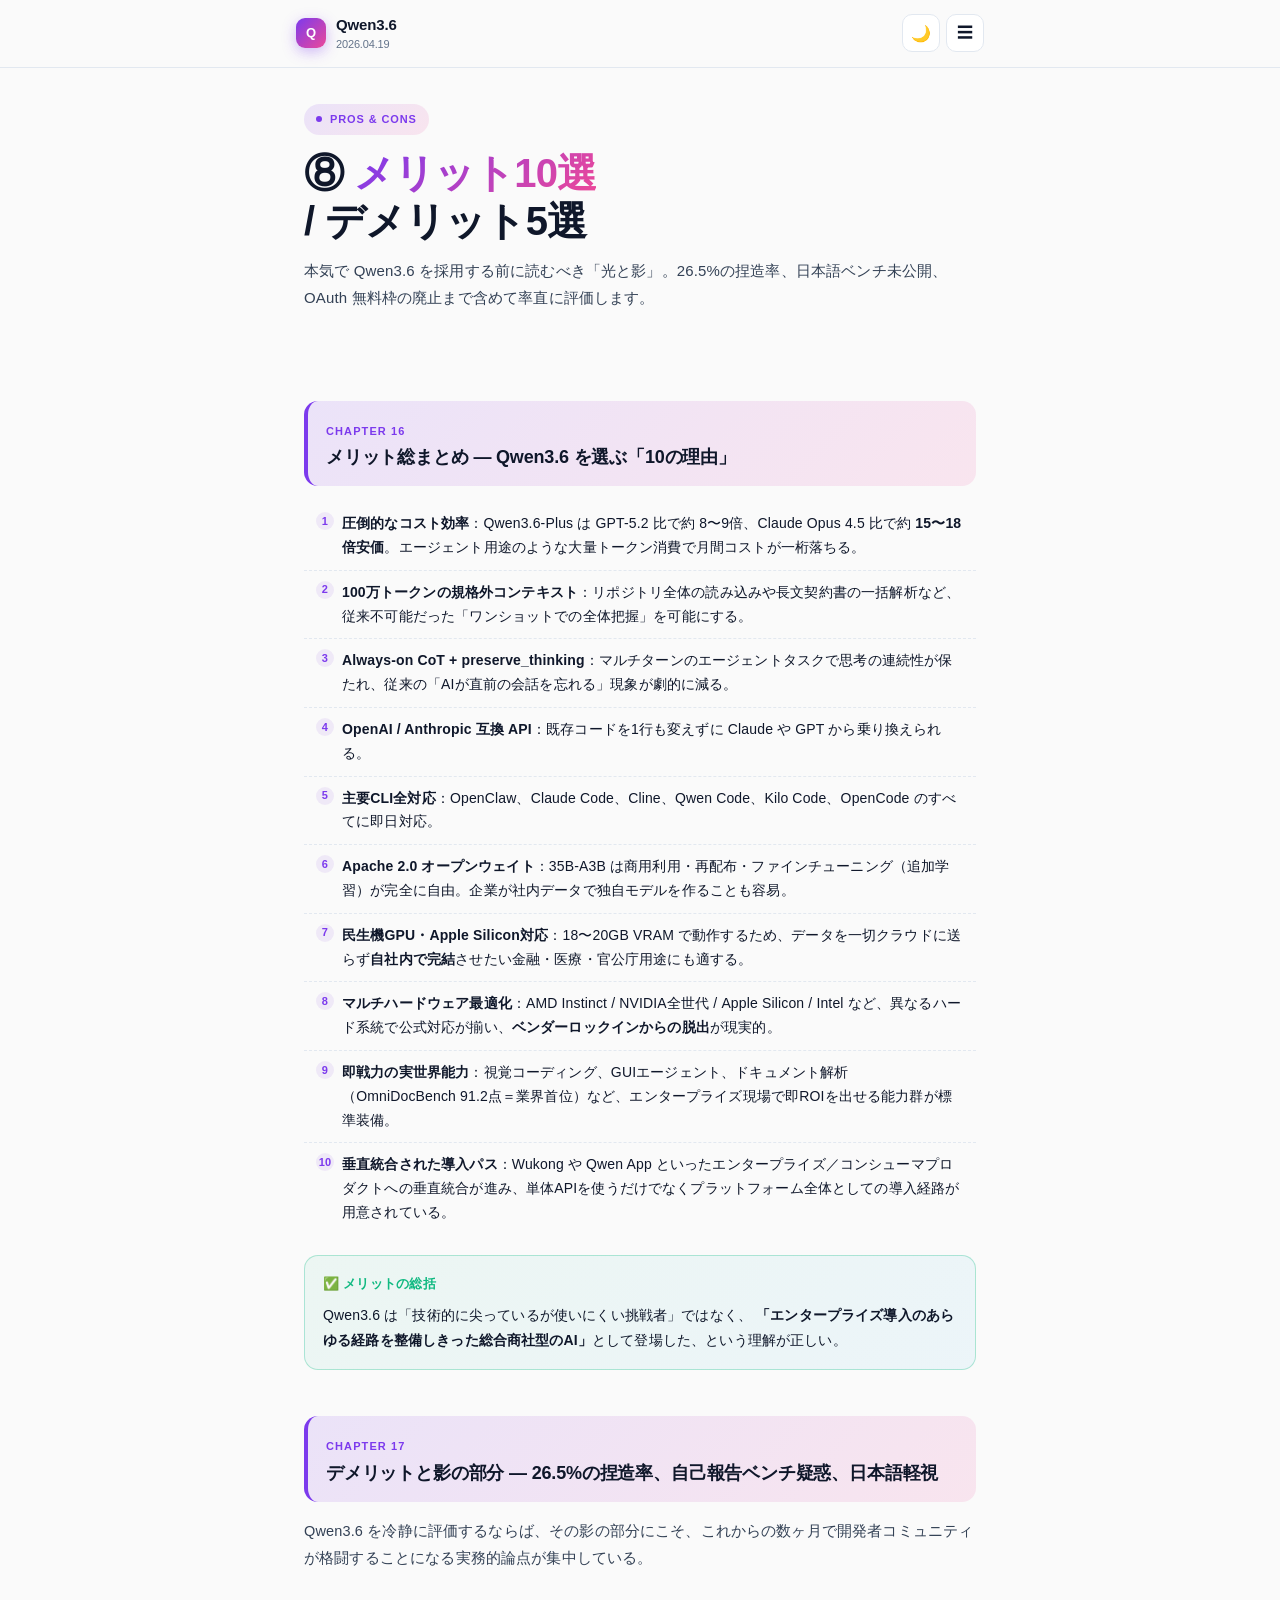
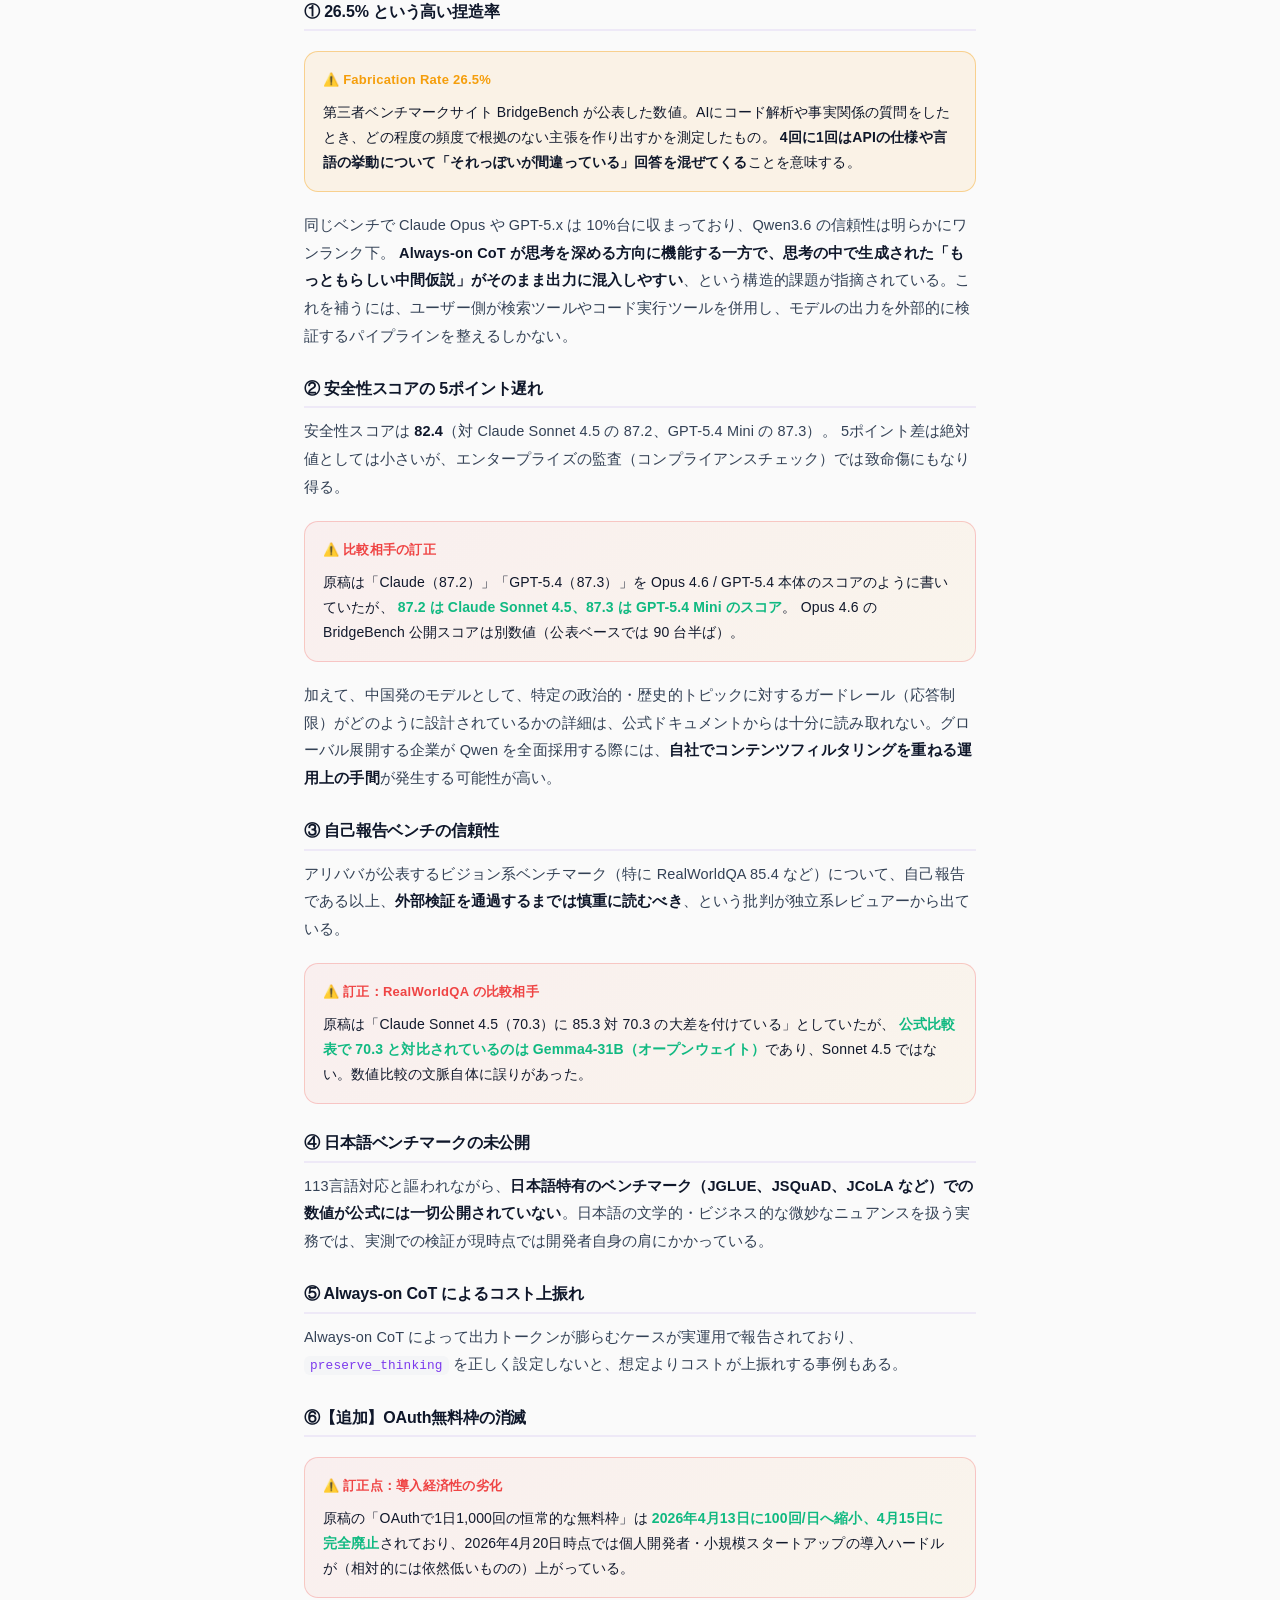
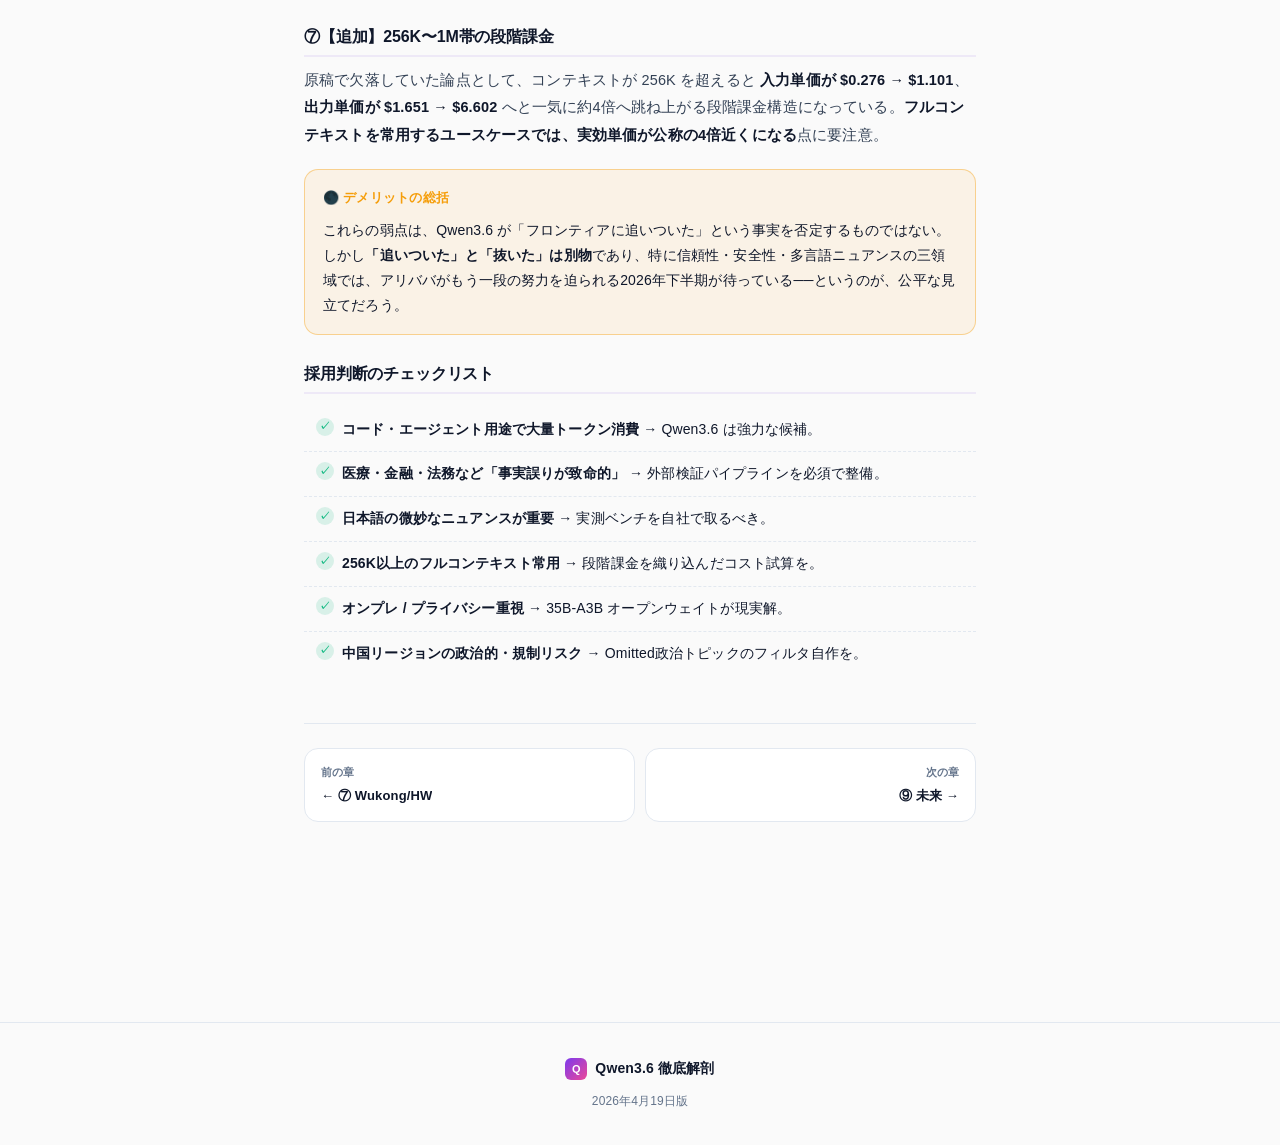
<file: pros-cons.html>
<!DOCTYPE html>
<html lang="ja">
<head>
  <meta charset="UTF-8">
  <meta name="viewport" content="width=device-width, initial-scale=1.0, viewport-fit=cover">
  <meta name="theme-color" content="#7c3aed">
  <title>⑧ メリット10選 / デメリット5選 | Qwen3.6 徹底解剖</title>
  <link rel="stylesheet" href="css/style.css">
</head>
<body>
  <header class="topbar">
    <div class="topbar-inner">
      <a href="index.html" class="topbar-brand">
        <span class="brand-mark">Q</span><span>Qwen3.6<span class="brand-sub">2026.04.19</span></span>
      </a>
      <div class="topbar-actions">
        <button id="themeToggle" class="icon-btn" type="button">🌙</button>
        <button id="navOpen" class="icon-btn" type="button">☰</button>
      </div>
    </div>
  </header>
  <div id="navBackdrop" class="nav-backdrop"></div>
  <aside id="navDrawer" class="nav-drawer">
    <div class="nav-drawer-header"><div class="nav-drawer-title">目次</div><button id="navClose" class="icon-btn" type="button">✕</button></div>
    <ul class="nav-list">
      <li><a href="index.html"><span class="nav-num">🏠</span>トップ</a></li>
      <li><a href="overview.html"><span class="nav-num">01</span>概要</a></li>
      <li><a href="specs.html"><span class="nav-num">02</span>スペック</a></li>
      <li><a href="benchmarks.html"><span class="nav-num">03</span>競争優位性</a></li>
      <li><a href="meaning.html"><span class="nav-num">04</span>意味</a></li>
      <li><a href="architecture.html"><span class="nav-num">05</span>アーキテクチャ</a></li>
      <li><a href="realworld.html"><span class="nav-num">06</span>実世界スコア</a></li>
      <li><a href="enterprise.html"><span class="nav-num">07</span>Wukong/HW</a></li>
      <li><a href="pros-cons.html"><span class="nav-num">08</span>メリデメ</a></li>
      <li><a href="future.html"><span class="nav-num">09</span>未来</a></li>
      <li><a href="corrections.html"><span class="nav-num">⚠</span>ファクトチェック</a></li>
    </ul>
  </aside>

  <main class="page">
    <section class="hero">
      <span class="hero-eyebrow"><span class="dot"></span>PROS & CONS</span>
      <h1 class="hero-title">⑧ <span class="grad">メリット10選</span><br>/ デメリット5選</h1>
      <p class="hero-sub">本気で Qwen3.6 を採用する前に読むべき「光と影」。26.5%の捏造率、日本語ベンチ未公開、OAuth 無料枠の廃止まで含めて率直に評価します。</p>
    </section>

    <!-- 第16章 メリット -->
    <div class="chapter">
      <div class="chapter-num">CHAPTER 16</div>
      <div class="chapter-title">メリット総まとめ ― Qwen3.6 を選ぶ「10の理由」</div>
    </div>

    <div class="body-text">
      <ul class="feat-list num">
        <li>
          <b>圧倒的なコスト効率</b>：Qwen3.6-Plus は GPT-5.2 比で約 8〜9倍、Claude Opus 4.5 比で約 <b>15〜18倍安価</b>。エージェント用途のような大量トークン消費で月間コストが一桁落ちる。
        </li>
        <li>
          <b>100万トークンの規格外コンテキスト</b>：リポジトリ全体の読み込みや長文契約書の一括解析など、従来不可能だった「ワンショットでの全体把握」を可能にする。
        </li>
        <li>
          <b>Always-on CoT + preserve_thinking</b>：マルチターンのエージェントタスクで思考の連続性が保たれ、従来の「AIが直前の会話を忘れる」現象が劇的に減る。
        </li>
        <li>
          <b>OpenAI / Anthropic 互換 API</b>：既存コードを1行も変えずに Claude や GPT から乗り換えられる。
        </li>
        <li>
          <b>主要CLI全対応</b>：OpenClaw、Claude Code、Cline、Qwen Code、Kilo Code、OpenCode のすべてに即日対応。
        </li>
        <li>
          <b>Apache 2.0 オープンウェイト</b>：35B-A3B は商用利用・再配布・ファインチューニング（追加学習）が完全に自由。企業が社内データで独自モデルを作ることも容易。
        </li>
        <li>
          <b>民生機GPU・Apple Silicon対応</b>：18〜20GB VRAM で動作するため、データを一切クラウドに送らず<b>自社内で完結</b>させたい金融・医療・官公庁用途にも適する。
        </li>
        <li>
          <b>マルチハードウェア最適化</b>：AMD Instinct / NVIDIA全世代 / Apple Silicon / Intel など、異なるハード系統で公式対応が揃い、<b>ベンダーロックインからの脱出</b>が現実的。
        </li>
        <li>
          <b>即戦力の実世界能力</b>：視覚コーディング、GUIエージェント、ドキュメント解析（OmniDocBench 91.2点＝業界首位）など、エンタープライズ現場で即ROIを出せる能力群が標準装備。
        </li>
        <li>
          <b>垂直統合された導入パス</b>：Wukong や Qwen App といったエンタープライズ／コンシューマプロダクトへの垂直統合が進み、単体APIを使うだけでなくプラットフォーム全体としての導入経路が用意されている。
        </li>
      </ul>

      <div class="callout fact">
        <div class="callout-head">✅ メリットの総括</div>
        Qwen3.6 は「技術的に尖っているが使いにくい挑戦者」ではなく、
        <b>「エンタープライズ導入のあらゆる経路を整備しきった総合商社型のAI」</b>として登場した、という理解が正しい。
      </div>
    </div>

    <!-- 第17章 デメリット -->
    <div class="chapter">
      <div class="chapter-num">CHAPTER 17</div>
      <div class="chapter-title">デメリットと影の部分 ― 26.5%の捏造率、自己報告ベンチ疑惑、日本語軽視</div>
    </div>

    <div class="body-text">
      <p class="lead">
        Qwen3.6 を冷静に評価するならば、その影の部分にこそ、これからの数ヶ月で開発者コミュニティが格闘することになる実務的論点が集中している。
      </p>

      <h3 class="sub-heading">① 26.5% という高い捏造率</h3>
      <div class="callout warn">
        <div class="callout-head">⚠️ Fabrication Rate 26.5%</div>
        第三者ベンチマークサイト BridgeBench が公表した数値。AIにコード解析や事実関係の質問をしたとき、どの程度の頻度で根拠のない主張を作り出すかを測定したもの。
        <b>4回に1回はAPIの仕様や言語の挙動について「それっぽいが間違っている」回答を混ぜてくる</b>ことを意味する。
      </div>
      <p>
        同じベンチで Claude Opus や GPT-5.x は 10%台に収まっており、Qwen3.6 の信頼性は明らかにワンランク下。
        <b>Always-on CoT が思考を深める方向に機能する一方で、思考の中で生成された「もっともらしい中間仮説」がそのまま出力に混入しやすい</b>、という構造的課題が指摘されている。これを補うには、ユーザー側が検索ツールやコード実行ツールを併用し、モデルの出力を外部的に検証するパイプラインを整えるしかない。
      </p>

      <h3 class="sub-heading">② 安全性スコアの 5ポイント遅れ</h3>
      <p>
        安全性スコアは <b>82.4</b>（対 Claude Sonnet 4.5 の 87.2、GPT-5.4 Mini の 87.3）。
        5ポイント差は絶対値としては小さいが、エンタープライズの監査（コンプライアンスチェック）では致命傷にもなり得る。
      </p>
      <div class="callout correction">
        <div class="callout-head">⚠️ 比較相手の訂正</div>
        原稿は「Claude（87.2）」「GPT-5.4（87.3）」を Opus 4.6 / GPT-5.4 本体のスコアのように書いていたが、
        <span class="correct-mark">87.2 は Claude Sonnet 4.5、87.3 は GPT-5.4 Mini のスコア</span>。
        Opus 4.6 の BridgeBench 公開スコアは別数値（公表ベースでは 90 台半ば）。
      </div>

      <p>
        加えて、中国発のモデルとして、特定の政治的・歴史的トピックに対するガードレール（応答制限）がどのように設計されているかの詳細は、公式ドキュメントからは十分に読み取れない。グローバル展開する企業が Qwen を全面採用する際には、<b>自社でコンテンツフィルタリングを重ねる運用上の手間</b>が発生する可能性が高い。
      </p>

      <h3 class="sub-heading">③ 自己報告ベンチの信頼性</h3>
      <p>
        アリババが公表するビジョン系ベンチマーク（特に RealWorldQA 85.4 など）について、自己報告である以上、<b>外部検証を通過するまでは慎重に読むべき</b>、という批判が独立系レビュアーから出ている。
      </p>
      <div class="callout correction">
        <div class="callout-head">⚠️ 訂正：RealWorldQA の比較相手</div>
        原稿は「Claude Sonnet 4.5（70.3）に 85.3 対 70.3 の大差を付けている」としていたが、
        <span class="correct-mark">公式比較表で 70.3 と対比されているのは Gemma4-31B（オープンウェイト）</span>であり、Sonnet 4.5 ではない。数値比較の文脈自体に誤りがあった。
      </div>

      <h3 class="sub-heading">④ 日本語ベンチマークの未公開</h3>
      <p>
        113言語対応と謳われながら、<b>日本語特有のベンチマーク（JGLUE、JSQuAD、JCoLA など）での数値が公式には一切公開されていない</b>。日本語の文学的・ビジネス的な微妙なニュアンスを扱う実務では、実測での検証が現時点では開発者自身の肩にかかっている。
      </p>

      <h3 class="sub-heading">⑤ Always-on CoT によるコスト上振れ</h3>
      <p>
        Always-on CoT によって出力トークンが膨らむケースが実運用で報告されており、<code>preserve_thinking</code> を正しく設定しないと、想定よりコストが上振れする事例もある。
      </p>

      <h3 class="sub-heading">⑥【追加】OAuth無料枠の消滅</h3>
      <div class="callout correction">
        <div class="callout-head">⚠️ 訂正点：導入経済性の劣化</div>
        原稿の「OAuthで1日1,000回の恒常的な無料枠」は
        <span class="correct-mark">2026年4月13日に100回/日へ縮小、4月15日に完全廃止</span>されており、2026年4月20日時点では個人開発者・小規模スタートアップの導入ハードルが（相対的には依然低いものの）上がっている。
      </div>

      <h3 class="sub-heading">⑦【追加】256K〜1M帯の段階課金</h3>
      <p>
        原稿で欠落していた論点として、コンテキストが 256K を超えると <b>入力単価が $0.276 → $1.101</b>、<b>出力単価が $1.651 → $6.602</b> へと一気に約4倍へ跳ね上がる段階課金構造になっている。<b>フルコンテキストを常用するユースケースでは、実効単価が公称の4倍近くになる</b>点に要注意。
      </p>

      <div class="callout warn">
        <div class="callout-head">🌑 デメリットの総括</div>
        これらの弱点は、Qwen3.6 が「フロンティアに追いついた」という事実を否定するものではない。しかし<b>「追いついた」と「抜いた」は別物</b>であり、特に信頼性・安全性・多言語ニュアンスの三領域では、アリババがもう一段の努力を迫られる2026年下半期が待っている──というのが、公平な見立てだろう。
      </div>

      <h3 class="sub-heading">採用判断のチェックリスト</h3>
      <ul class="feat-list">
        <li><b>コード・エージェント用途で大量トークン消費</b> → Qwen3.6 は強力な候補。</li>
        <li><b>医療・金融・法務など「事実誤りが致命的」</b> → 外部検証パイプラインを必須で整備。</li>
        <li><b>日本語の微妙なニュアンスが重要</b> → 実測ベンチを自社で取るべき。</li>
        <li><b>256K以上のフルコンテキスト常用</b> → 段階課金を織り込んだコスト試算を。</li>
        <li><b>オンプレ / プライバシー重視</b> → 35B-A3B オープンウェイトが現実解。</li>
        <li><b>中国リージョンの政治的・規制リスク</b> → Omitted政治トピックのフィルタ自作を。</li>
      </ul>
    </div>

    <div class="pager">
      <a href="enterprise.html" class="pager-prev">
        <span><span class="lbl">前の章</span><span class="ttl">← ⑦ Wukong/HW</span></span>
      </a>
      <a href="future.html" class="pager-next">
        <span><span class="lbl">次の章</span><span class="ttl">⑨ 未来 →</span></span>
      </a>
    </div>
  </main>

  <button id="toTop" class="to-top">↑</button>
  <footer class="footer">
    <div class="foot-brand"><span style="display:inline-block;width:22px;height:22px;border-radius:6px;background:var(--brand-grad);color:#fff;text-align:center;line-height:22px;font-size:11px;font-weight:900;">Q</span>Qwen3.6 徹底解剖</div>
    <div>2026年4月19日版</div>
  </footer>
  <script src="js/main.js"></script>
</body>
</html>
</file>
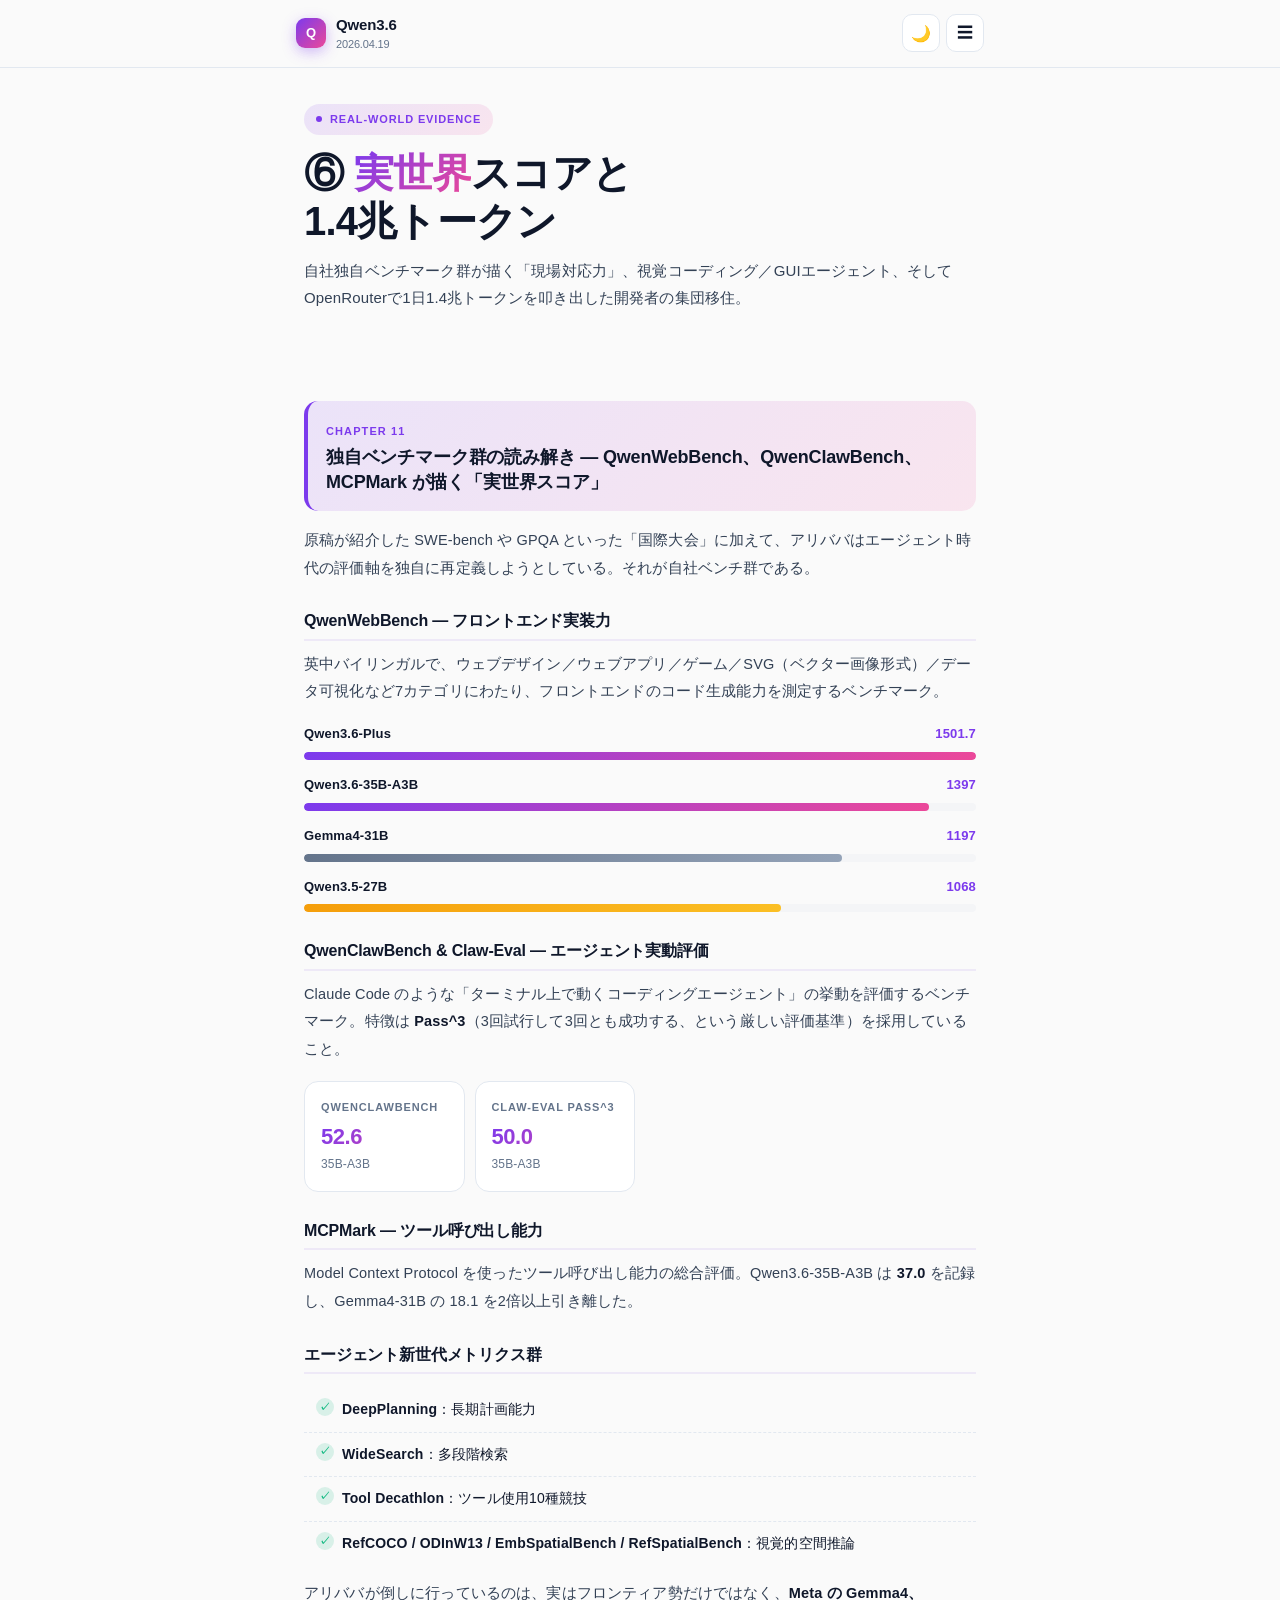
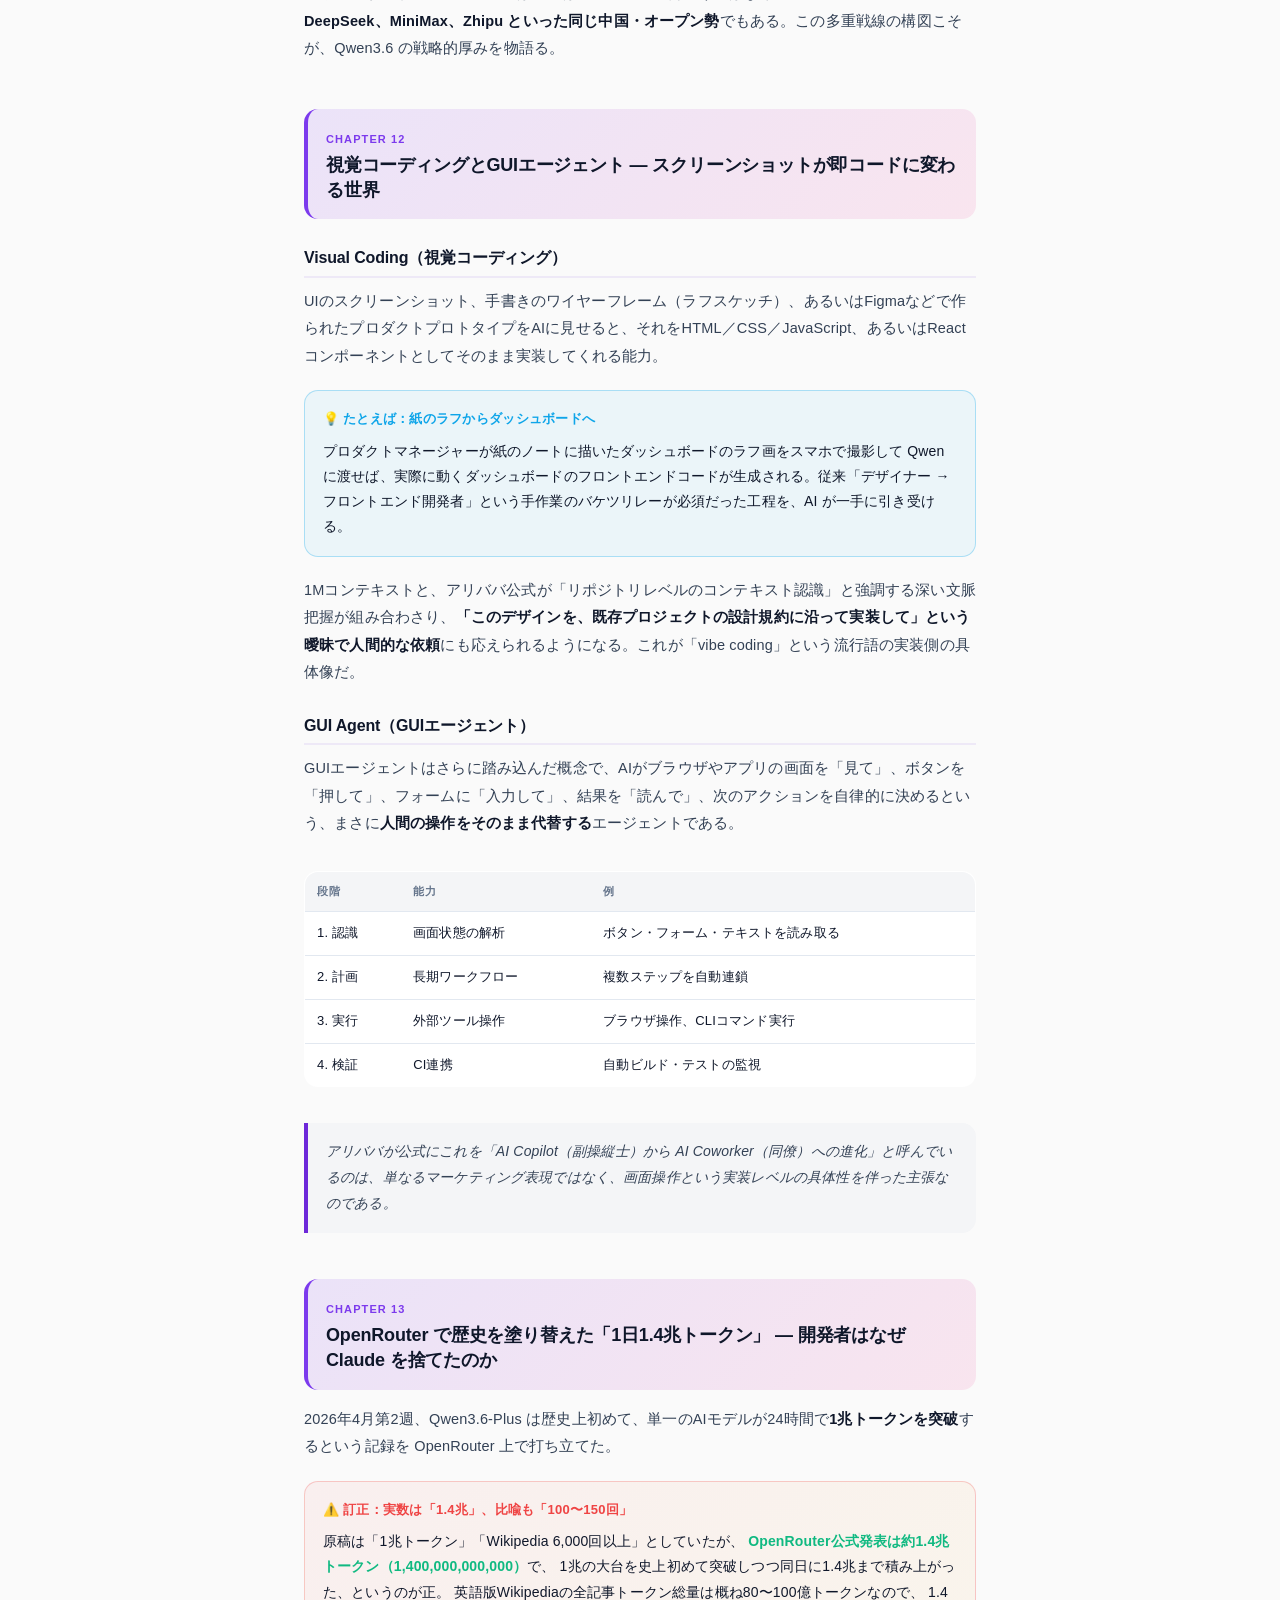
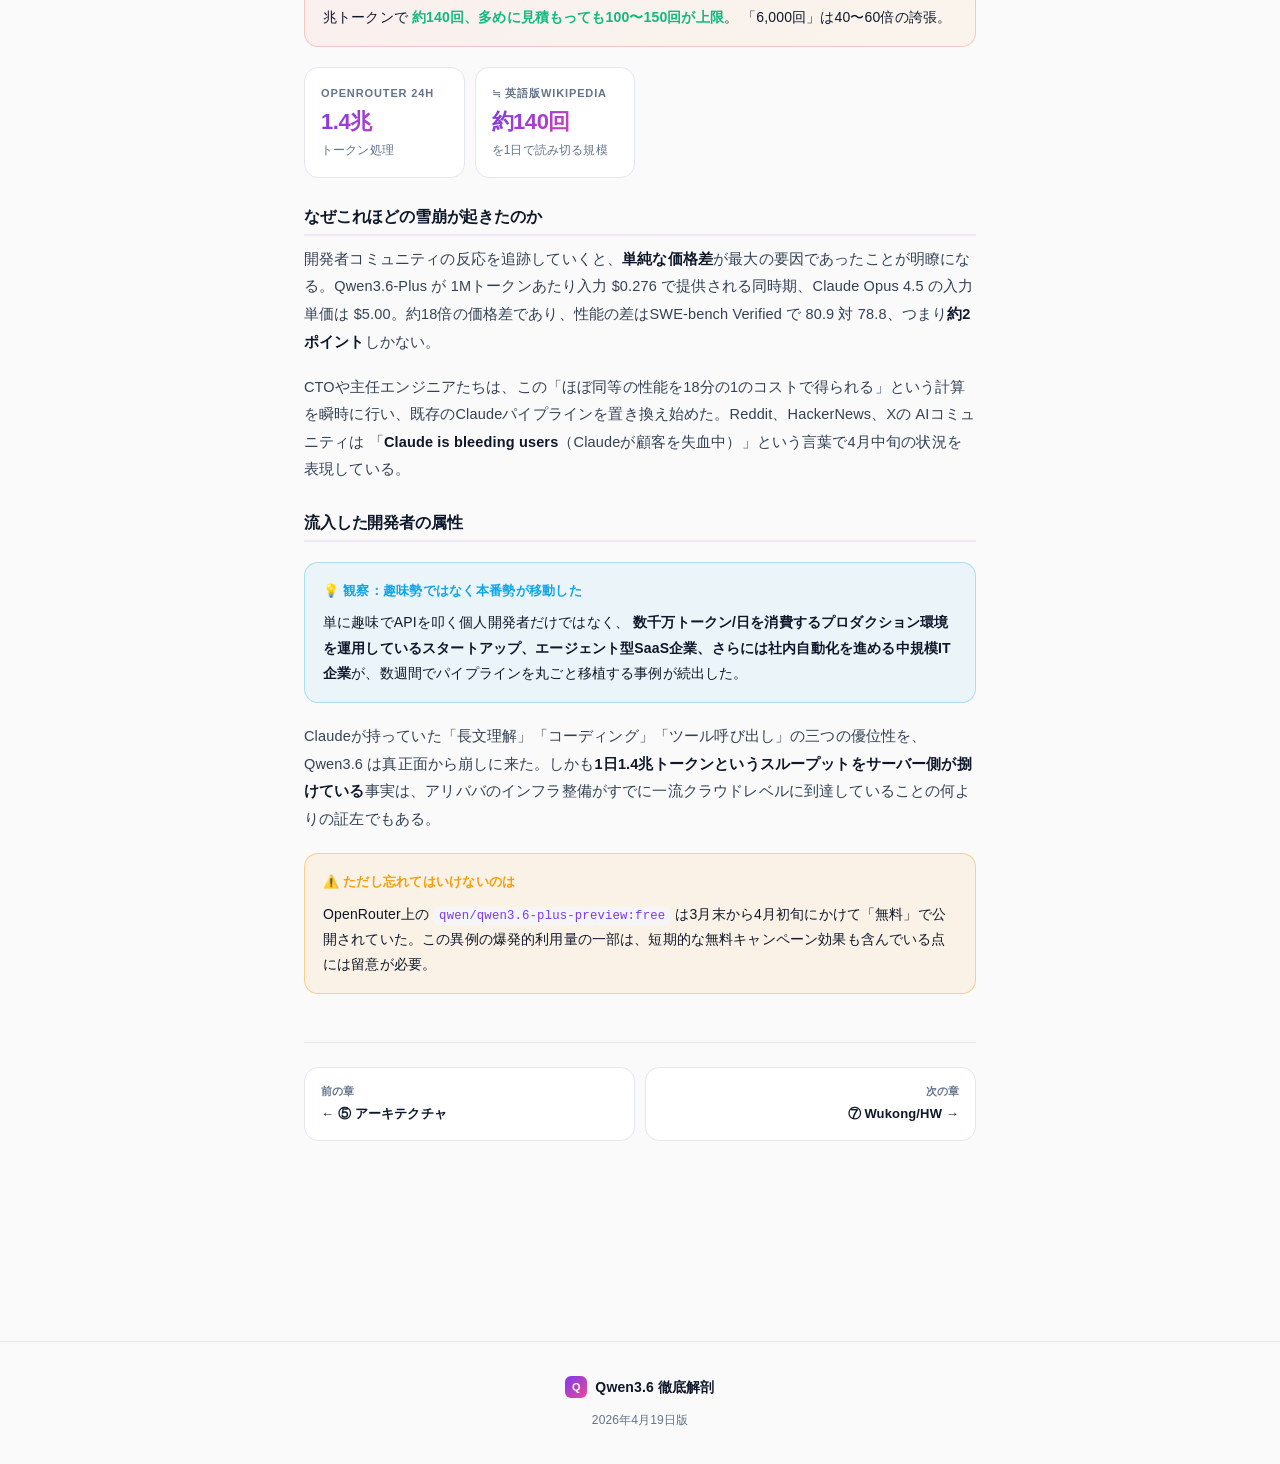
<file: realworld.html>
<!DOCTYPE html>
<html lang="ja">
<head>
  <meta charset="UTF-8">
  <meta name="viewport" content="width=device-width, initial-scale=1.0, viewport-fit=cover">
  <meta name="theme-color" content="#7c3aed">
  <title>⑥ 実世界スコアと1.4兆トークン | Qwen3.6 徹底解剖</title>
  <link rel="stylesheet" href="css/style.css">
</head>
<body>
  <header class="topbar">
    <div class="topbar-inner">
      <a href="index.html" class="topbar-brand">
        <span class="brand-mark">Q</span><span>Qwen3.6<span class="brand-sub">2026.04.19</span></span>
      </a>
      <div class="topbar-actions">
        <button id="themeToggle" class="icon-btn" type="button">🌙</button>
        <button id="navOpen" class="icon-btn" type="button">☰</button>
      </div>
    </div>
  </header>
  <div id="navBackdrop" class="nav-backdrop"></div>
  <aside id="navDrawer" class="nav-drawer">
    <div class="nav-drawer-header"><div class="nav-drawer-title">目次</div><button id="navClose" class="icon-btn" type="button">✕</button></div>
    <ul class="nav-list">
      <li><a href="index.html"><span class="nav-num">🏠</span>トップ</a></li>
      <li><a href="overview.html"><span class="nav-num">01</span>概要</a></li>
      <li><a href="specs.html"><span class="nav-num">02</span>スペック</a></li>
      <li><a href="benchmarks.html"><span class="nav-num">03</span>競争優位性</a></li>
      <li><a href="meaning.html"><span class="nav-num">04</span>意味</a></li>
      <li><a href="architecture.html"><span class="nav-num">05</span>アーキテクチャ</a></li>
      <li><a href="realworld.html"><span class="nav-num">06</span>実世界スコア</a></li>
      <li><a href="enterprise.html"><span class="nav-num">07</span>Wukong/HW</a></li>
      <li><a href="pros-cons.html"><span class="nav-num">08</span>メリデメ</a></li>
      <li><a href="future.html"><span class="nav-num">09</span>未来</a></li>
      <li><a href="corrections.html"><span class="nav-num">⚠</span>ファクトチェック</a></li>
    </ul>
  </aside>

  <main class="page">
    <section class="hero">
      <span class="hero-eyebrow"><span class="dot"></span>REAL-WORLD EVIDENCE</span>
      <h1 class="hero-title">⑥ <span class="grad">実世界</span>スコアと<br>1.4兆トークン</h1>
      <p class="hero-sub">自社独自ベンチマーク群が描く「現場対応力」、視覚コーディング／GUIエージェント、そしてOpenRouterで1日1.4兆トークンを叩き出した開発者の集団移住。</p>
    </section>

    <!-- 第11章 -->
    <div class="chapter">
      <div class="chapter-num">CHAPTER 11</div>
      <div class="chapter-title">独自ベンチマーク群の読み解き ― QwenWebBench、QwenClawBench、MCPMark が描く「実世界スコア」</div>
    </div>

    <div class="body-text">
      <p class="lead">
        原稿が紹介した SWE-bench や GPQA といった「国際大会」に加えて、アリババはエージェント時代の評価軸を独自に再定義しようとしている。それが自社ベンチ群である。
      </p>

      <h3 class="sub-heading">QwenWebBench ― フロントエンド実装力</h3>
      <p>
        英中バイリンガルで、ウェブデザイン／ウェブアプリ／ゲーム／SVG（ベクター画像形式）／データ可視化など7カテゴリにわたり、フロントエンドのコード生成能力を測定するベンチマーク。
      </p>

      <div class="bench">
        <div class="bench-row"><span class="bench-name">Qwen3.6-Plus</span><span class="bench-score">1501.7</span></div>
        <div class="bench-bar"><div class="bench-fill" data-width="100%"></div></div>
      </div>
      <div class="bench">
        <div class="bench-row"><span class="bench-name">Qwen3.6-35B-A3B</span><span class="bench-score">1397</span></div>
        <div class="bench-bar"><div class="bench-fill" data-width="93%"></div></div>
      </div>
      <div class="bench">
        <div class="bench-row"><span class="bench-name">Gemma4-31B</span><span class="bench-score">1197</span></div>
        <div class="bench-bar"><div class="bench-fill rival" data-width="80%"></div></div>
      </div>
      <div class="bench">
        <div class="bench-row"><span class="bench-name">Qwen3.5-27B</span><span class="bench-score">1068</span></div>
        <div class="bench-bar"><div class="bench-fill rival2" data-width="71%"></div></div>
      </div>

      <h3 class="sub-heading">QwenClawBench & Claw-Eval ― エージェント実動評価</h3>
      <p>
        Claude Code のような「ターミナル上で動くコーディングエージェント」の挙動を評価するベンチマーク。特徴は <b>Pass^3</b>（3回試行して3回とも成功する、という厳しい評価基準）を採用していること。
      </p>

      <div class="stats-grid">
        <div class="stat-card"><div class="stat-label">QwenClawBench</div><div class="stat-value">52.6</div><div class="stat-unit">35B-A3B</div></div>
        <div class="stat-card"><div class="stat-label">Claw-Eval Pass^3</div><div class="stat-value">50.0</div><div class="stat-unit">35B-A3B</div></div>
      </div>

      <h3 class="sub-heading">MCPMark ― ツール呼び出し能力</h3>
      <p>
        Model Context Protocol を使ったツール呼び出し能力の総合評価。Qwen3.6-35B-A3B は <b>37.0</b> を記録し、Gemma4-31B の 18.1 を2倍以上引き離した。
      </p>

      <h3 class="sub-heading">エージェント新世代メトリクス群</h3>
      <ul class="feat-list">
        <li><b>DeepPlanning</b>：長期計画能力</li>
        <li><b>WideSearch</b>：多段階検索</li>
        <li><b>Tool Decathlon</b>：ツール使用10種競技</li>
        <li><b>RefCOCO / ODInW13 / EmbSpatialBench / RefSpatialBench</b>：視覚的空間推論</li>
      </ul>

      <p>
        アリババが倒しに行っているのは、実はフロンティア勢だけではなく、<b>Meta の Gemma4、DeepSeek、MiniMax、Zhipu といった同じ中国・オープン勢</b>でもある。この多重戦線の構図こそが、Qwen3.6 の戦略的厚みを物語る。
      </p>
    </div>

    <!-- 第12章 -->
    <div class="chapter">
      <div class="chapter-num">CHAPTER 12</div>
      <div class="chapter-title">視覚コーディングとGUIエージェント ― スクリーンショットが即コードに変わる世界</div>
    </div>

    <div class="body-text">
      <h3 class="sub-heading">Visual Coding（視覚コーディング）</h3>
      <p>
        UIのスクリーンショット、手書きのワイヤーフレーム（ラフスケッチ）、あるいはFigmaなどで作られたプロダクトプロトタイプをAIに見せると、それをHTML／CSS／JavaScript、あるいはReactコンポーネントとしてそのまま実装してくれる能力。
      </p>

      <div class="callout info">
        <div class="callout-head">💡 たとえば：紙のラフからダッシュボードへ</div>
        プロダクトマネージャーが紙のノートに描いたダッシュボードのラフ画をスマホで撮影して Qwen に渡せば、実際に動くダッシュボードのフロントエンドコードが生成される。従来「デザイナー → フロントエンド開発者」という手作業のバケツリレーが必須だった工程を、AI が一手に引き受ける。
      </div>

      <p>
        1Mコンテキストと、アリババ公式が「リポジトリレベルのコンテキスト認識」と強調する深い文脈把握が組み合わさり、<b>「このデザインを、既存プロジェクトの設計規約に沿って実装して」という曖昧で人間的な依頼</b>にも応えられるようになる。これが「vibe coding」という流行語の実装側の具体像だ。
      </p>

      <h3 class="sub-heading">GUI Agent（GUIエージェント）</h3>
      <p>
        GUIエージェントはさらに踏み込んだ概念で、AIがブラウザやアプリの画面を「見て」、ボタンを「押して」、フォームに「入力して」、結果を「読んで」、次のアクションを自律的に決めるという、まさに<b>人間の操作をそのまま代替する</b>エージェントである。
      </p>

      <div class="table-wrap">
        <table class="compare-table">
          <thead><tr><th>段階</th><th>能力</th><th>例</th></tr></thead>
          <tbody>
            <tr><td>1. 認識</td><td>画面状態の解析</td><td>ボタン・フォーム・テキストを読み取る</td></tr>
            <tr><td>2. 計画</td><td>長期ワークフロー</td><td>複数ステップを自動連鎖</td></tr>
            <tr><td>3. 実行</td><td>外部ツール操作</td><td>ブラウザ操作、CLIコマンド実行</td></tr>
            <tr><td>4. 検証</td><td>CI連携</td><td>自動ビルド・テストの監視</td></tr>
          </tbody>
        </table>
      </div>

      <div class="quote">
        アリババが公式にこれを「AI Copilot（副操縦士）から AI Coworker（同僚）への進化」と呼んでいるのは、単なるマーケティング表現ではなく、画面操作という実装レベルの具体性を伴った主張なのである。
      </div>
    </div>

    <!-- 第13章 -->
    <div class="chapter">
      <div class="chapter-num">CHAPTER 13</div>
      <div class="chapter-title">OpenRouter で歴史を塗り替えた「1日1.4兆トークン」 ― 開発者はなぜ Claude を捨てたのか</div>
    </div>

    <div class="body-text">
      <p class="lead">
        2026年4月第2週、Qwen3.6-Plus は歴史上初めて、単一のAIモデルが24時間で<b>1兆トークンを突破</b>するという記録を OpenRouter 上で打ち立てた。
      </p>

      <div class="callout correction">
        <div class="callout-head">⚠️ 訂正：実数は「1.4兆」、比喩も「100〜150回」</div>
        原稿は「1兆トークン」「Wikipedia 6,000回以上」としていたが、
        <span class="correct-mark">OpenRouter公式発表は約1.4兆トークン（1,400,000,000,000）</span>で、
        1兆の大台を史上初めて突破しつつ同日に1.4兆まで積み上がった、というのが正。
        英語版Wikipediaの全記事トークン総量は概ね80〜100億トークンなので、
        1.4兆トークンで <span class="correct-mark">約140回、多めに見積もっても100〜150回が上限</span>。
        「6,000回」は40〜60倍の誇張。
      </div>

      <div class="stats-grid">
        <div class="stat-card">
          <div class="stat-label">OpenRouter 24h</div>
          <div class="stat-value">1.4兆</div>
          <div class="stat-unit">トークン処理</div>
        </div>
        <div class="stat-card">
          <div class="stat-label">≒ 英語版Wikipedia</div>
          <div class="stat-value">約140回</div>
          <div class="stat-unit">を1日で読み切る規模</div>
        </div>
      </div>

      <h3 class="sub-heading">なぜこれほどの雪崩が起きたのか</h3>
      <p>
        開発者コミュニティの反応を追跡していくと、<b>単純な価格差</b>が最大の要因であったことが明瞭になる。Qwen3.6-Plus が 1Mトークンあたり入力 $0.276 で提供される同時期、Claude Opus 4.5 の入力単価は $5.00。約18倍の価格差であり、性能の差はSWE-bench Verified で 80.9 対 78.8、つまり<b>約2ポイント</b>しかない。
      </p>

      <p>
        CTOや主任エンジニアたちは、この「ほぼ同等の性能を18分の1のコストで得られる」という計算を瞬時に行い、既存のClaudeパイプラインを置き換え始めた。Reddit、HackerNews、Xの AIコミュニティは 「<b>Claude is bleeding users</b>（Claudeが顧客を失血中）」という言葉で4月中旬の状況を表現している。
      </p>

      <h3 class="sub-heading">流入した開発者の属性</h3>
      <div class="callout info">
        <div class="callout-head">💡 観察：趣味勢ではなく本番勢が移動した</div>
        単に趣味でAPIを叩く個人開発者だけではなく、
        <b>数千万トークン/日を消費するプロダクション環境を運用しているスタートアップ、エージェント型SaaS企業、さらには社内自動化を進める中規模IT企業</b>が、数週間でパイプラインを丸ごと移植する事例が続出した。
      </div>

      <p>
        Claudeが持っていた「長文理解」「コーディング」「ツール呼び出し」の三つの優位性を、Qwen3.6 は真正面から崩しに来た。しかも<b>1日1.4兆トークンというスループットをサーバー側が捌けている</b>事実は、アリババのインフラ整備がすでに一流クラウドレベルに到達していることの何よりの証左でもある。
      </p>

      <div class="callout warn">
        <div class="callout-head">⚠️ ただし忘れてはいけないのは</div>
        OpenRouter上の <code>qwen/qwen3.6-plus-preview:free</code> は3月末から4月初旬にかけて「無料」で公開されていた。この異例の爆発的利用量の一部は、短期的な無料キャンペーン効果も含んでいる点には留意が必要。
      </div>
    </div>

    <div class="pager">
      <a href="architecture.html" class="pager-prev">
        <span><span class="lbl">前の章</span><span class="ttl">← ⑤ アーキテクチャ</span></span>
      </a>
      <a href="enterprise.html" class="pager-next">
        <span><span class="lbl">次の章</span><span class="ttl">⑦ Wukong/HW →</span></span>
      </a>
    </div>
  </main>

  <button id="toTop" class="to-top">↑</button>
  <footer class="footer">
    <div class="foot-brand"><span style="display:inline-block;width:22px;height:22px;border-radius:6px;background:var(--brand-grad);color:#fff;text-align:center;line-height:22px;font-size:11px;font-weight:900;">Q</span>Qwen3.6 徹底解剖</div>
    <div>2026年4月19日版</div>
  </footer>
  <script src="js/main.js"></script>
</body>
</html>
</file>
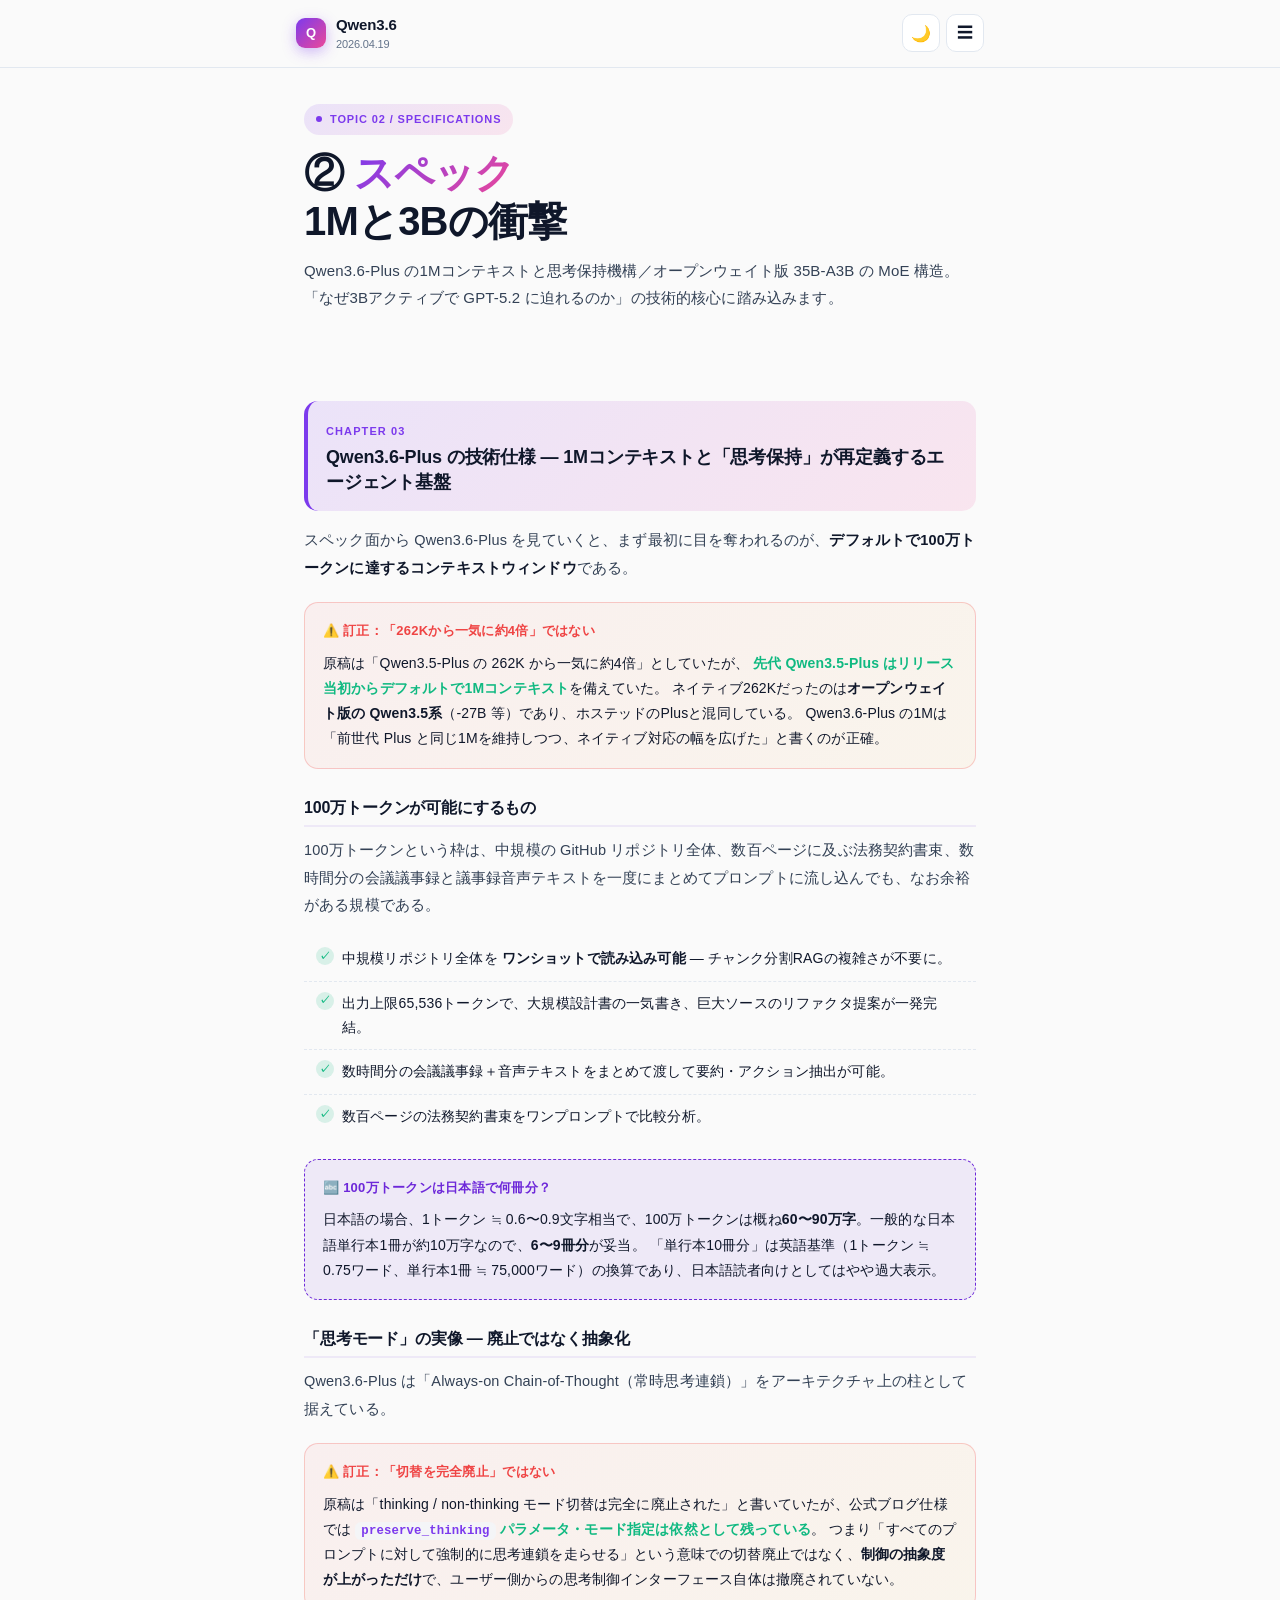
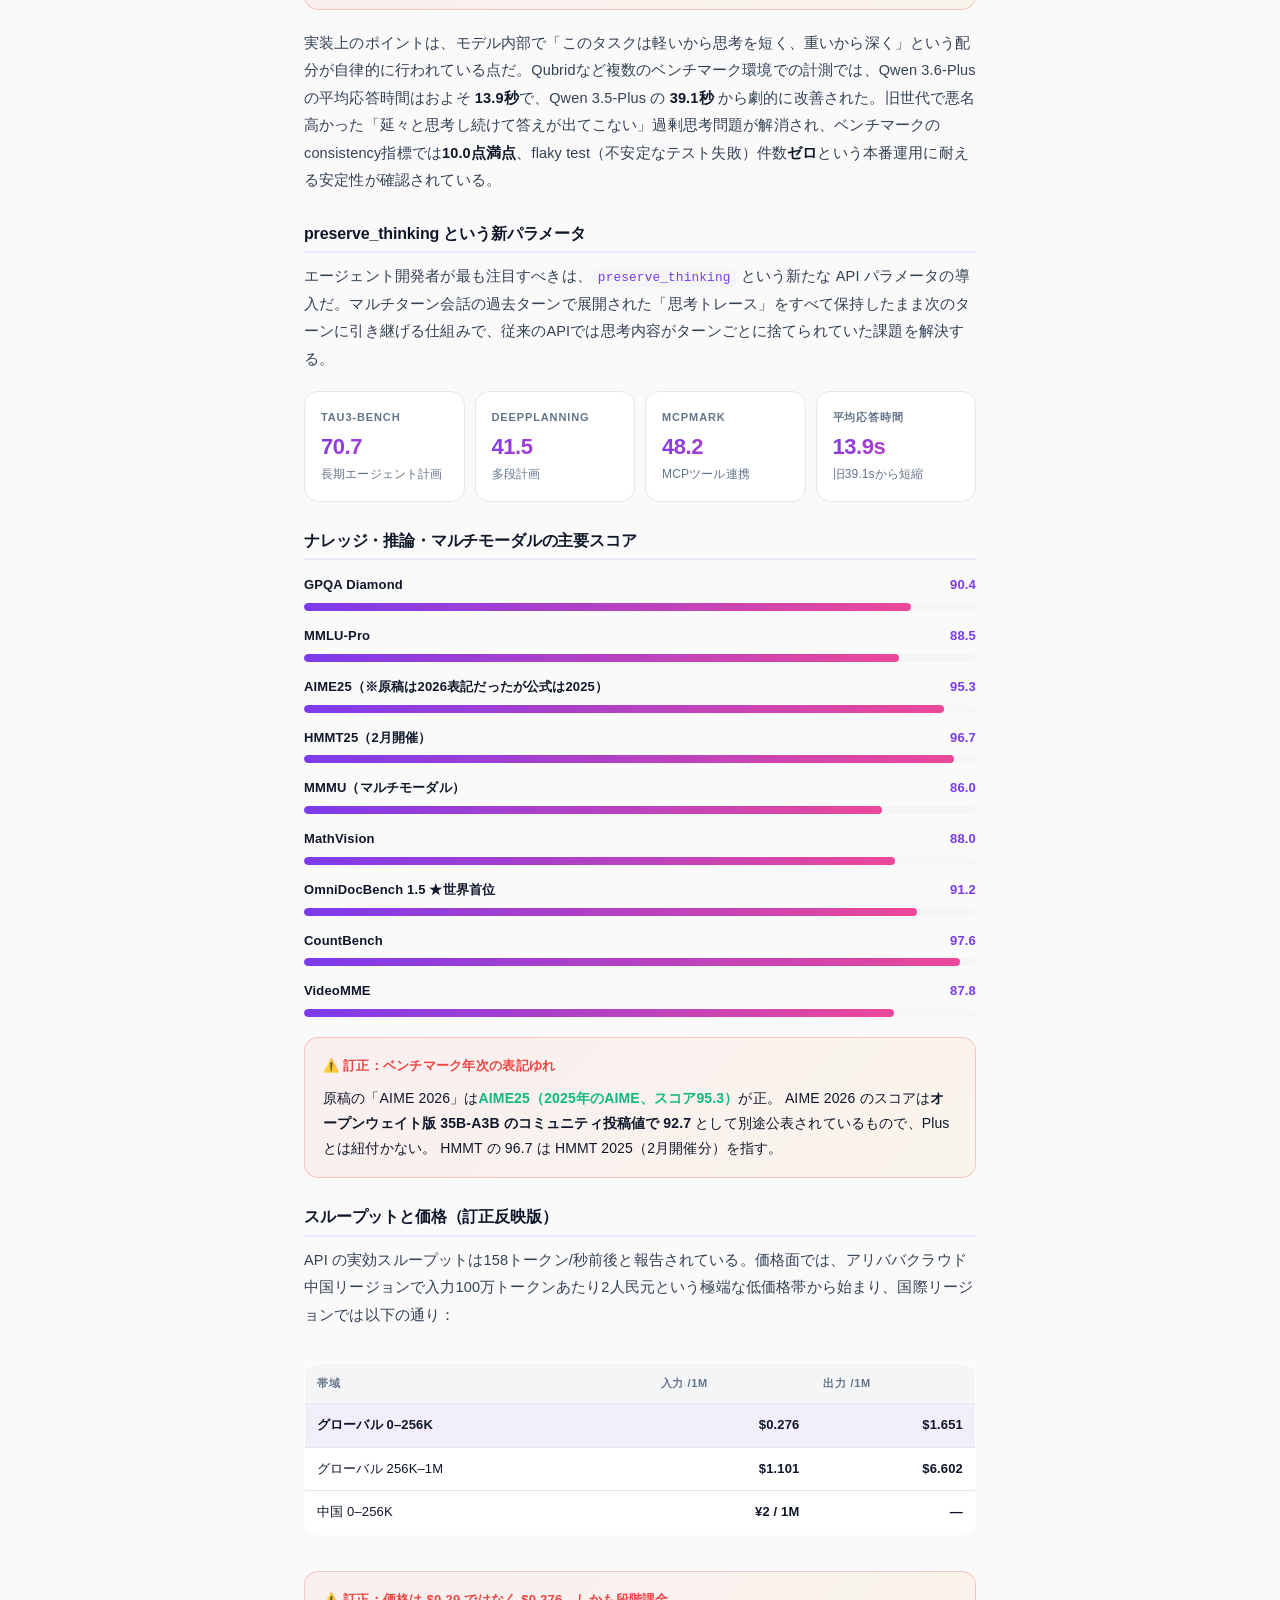
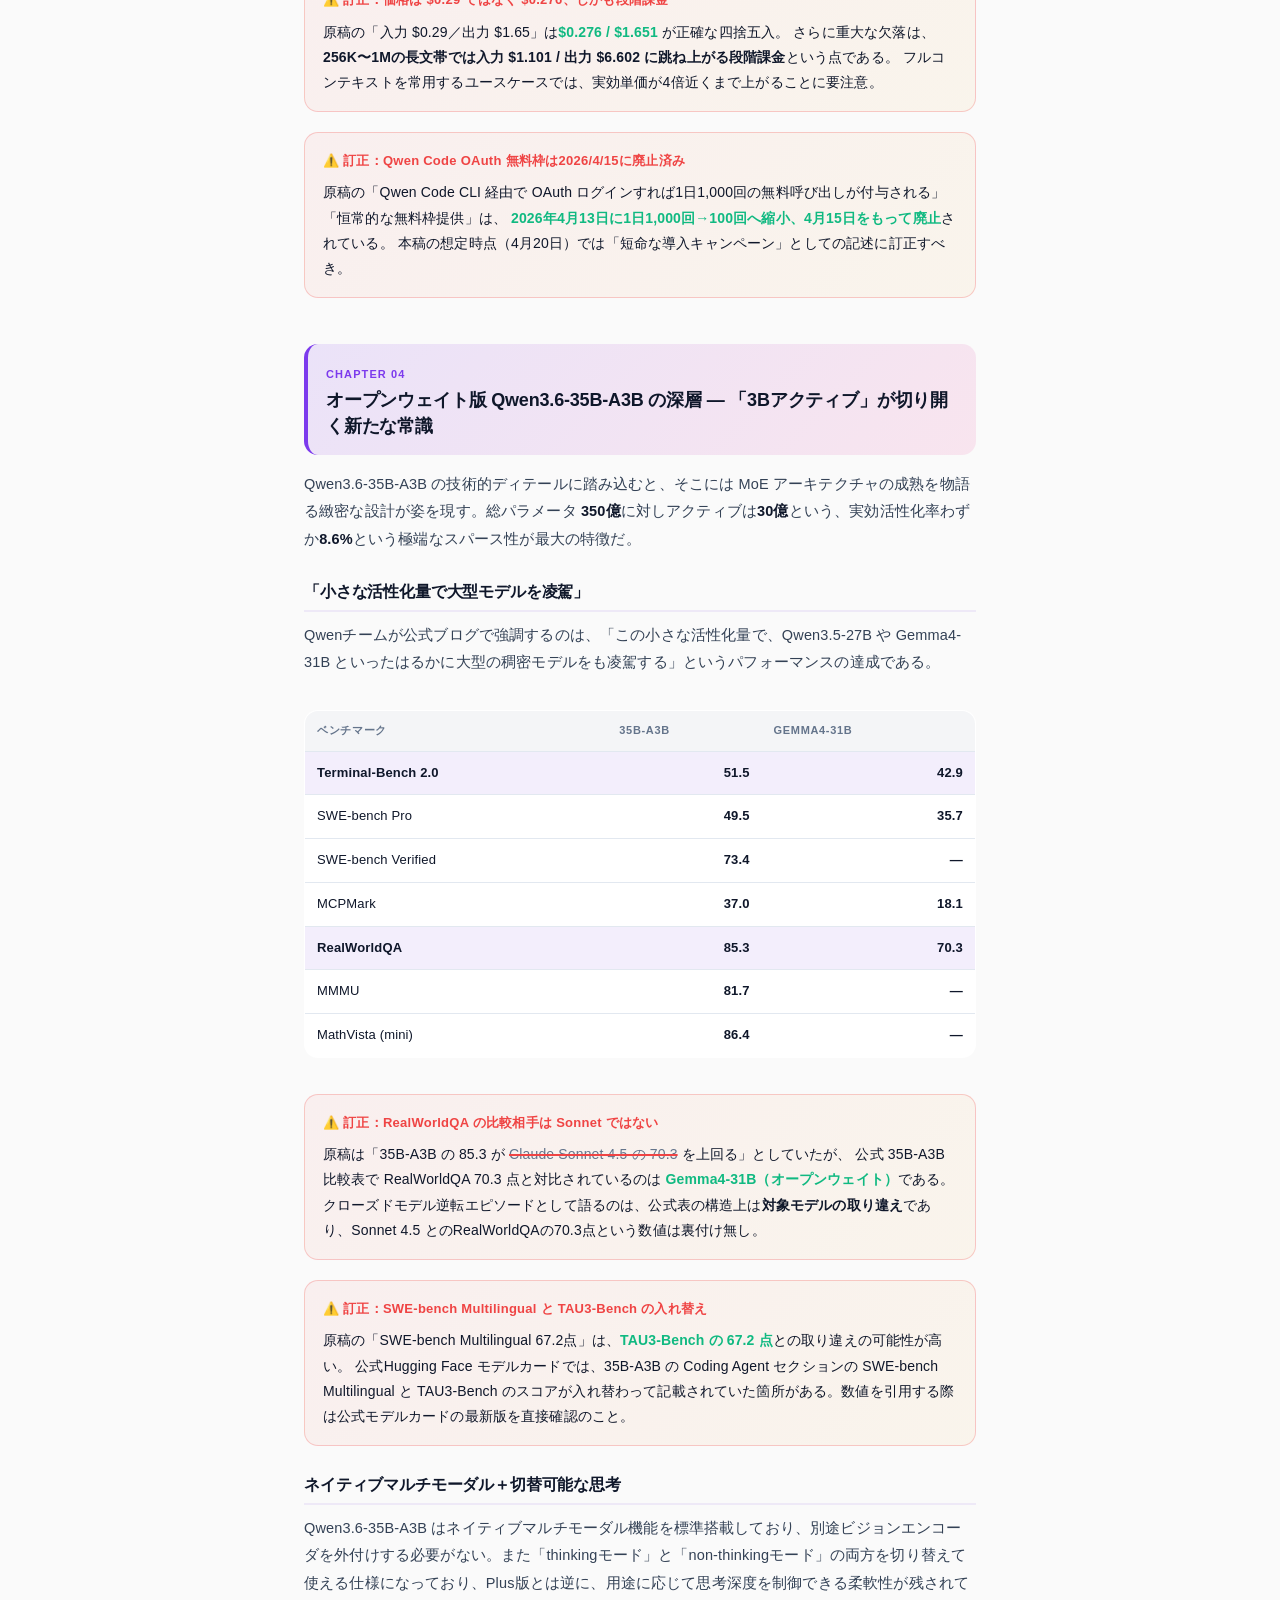
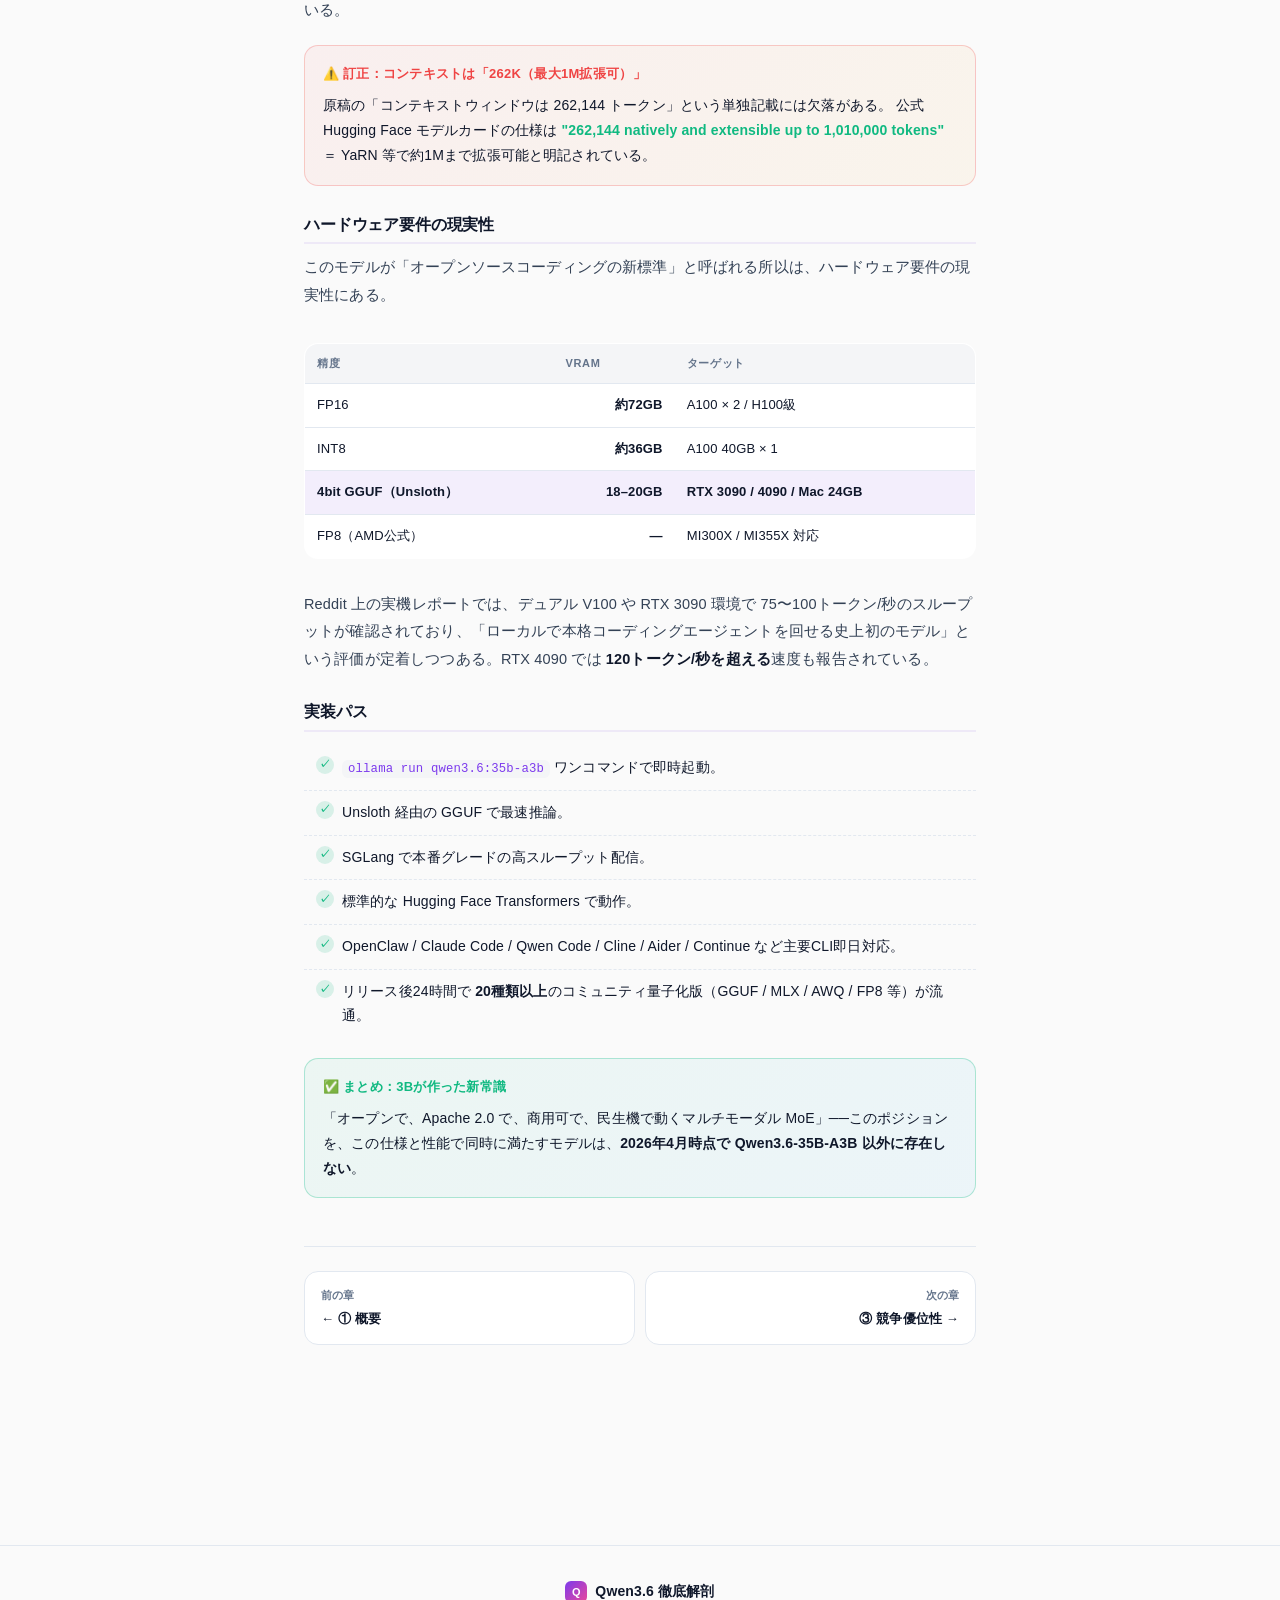
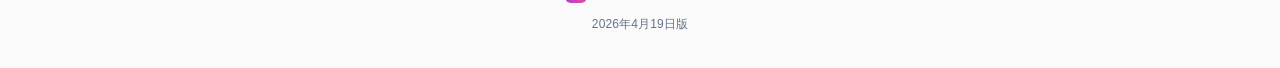
<file: specs.html>
<!DOCTYPE html>
<html lang="ja">
<head>
  <meta charset="UTF-8">
  <meta name="viewport" content="width=device-width, initial-scale=1.0, viewport-fit=cover">
  <meta name="theme-color" content="#7c3aed">
  <title>② スペック ― 1Mと3Bの衝撃 | Qwen3.6 徹底解剖</title>
  <link rel="stylesheet" href="css/style.css">
</head>
<body>
  <header class="topbar">
    <div class="topbar-inner">
      <a href="index.html" class="topbar-brand">
        <span class="brand-mark">Q</span><span>Qwen3.6<span class="brand-sub">2026.04.19</span></span>
      </a>
      <div class="topbar-actions">
        <button id="themeToggle" class="icon-btn" type="button">🌙</button>
        <button id="navOpen" class="icon-btn" type="button">☰</button>
      </div>
    </div>
  </header>
  <div id="navBackdrop" class="nav-backdrop"></div>
  <aside id="navDrawer" class="nav-drawer">
    <div class="nav-drawer-header">
      <div class="nav-drawer-title">目次 / Contents</div>
      <button id="navClose" class="icon-btn" type="button">✕</button>
    </div>
    <ul class="nav-list">
      <li><a href="index.html"><span class="nav-num">🏠</span>トップ</a></li>
      <li><a href="overview.html"><span class="nav-num">01</span>概要 / 三位一体のリリース</a></li>
      <li><a href="specs.html"><span class="nav-num">02</span>スペック / Plusと35B-A3B</a></li>
      <li><a href="benchmarks.html"><span class="nav-num">03</span>競争優位性 / ベンチ戦線</a></li>
      <li><a href="meaning.html"><span class="nav-num">04</span>意味 / 戦略転換と地政学</a></li>
      <li><a href="architecture.html"><span class="nav-num">05</span>アーキテクチャの核心</a></li>
      <li><a href="realworld.html"><span class="nav-num">06</span>実世界スコアと1.4兆トークン</a></li>
      <li><a href="enterprise.html"><span class="nav-num">07</span>Wukongとハードウェア包囲網</a></li>
      <li><a href="pros-cons.html"><span class="nav-num">08</span>メリット / デメリット</a></li>
      <li><a href="future.html"><span class="nav-num">09</span>$53Bの一手と未来</a></li>
      <li><a href="corrections.html"><span class="nav-num">⚠</span>ファクトチェック / 訂正一覧</a></li>
    </ul>
  </aside>

  <main class="page">
    <section class="hero">
      <span class="hero-eyebrow"><span class="dot"></span>TOPIC 02 / SPECIFICATIONS</span>
      <h1 class="hero-title">② <span class="grad">スペック</span><br>1Mと3Bの衝撃</h1>
      <p class="hero-sub">Qwen3.6-Plus の1Mコンテキストと思考保持機構／オープンウェイト版 35B-A3B の MoE 構造。「なぜ3Bアクティブで GPT-5.2 に迫れるのか」の技術的核心に踏み込みます。</p>
    </section>

    <!-- 第3章 -->
    <div class="chapter">
      <div class="chapter-num">CHAPTER 03</div>
      <div class="chapter-title">Qwen3.6-Plus の技術仕様 ― 1Mコンテキストと「思考保持」が再定義するエージェント基盤</div>
    </div>

    <div class="body-text">
      <p class="lead">
        スペック面から Qwen3.6-Plus を見ていくと、まず最初に目を奪われるのが、<b>デフォルトで100万トークンに達するコンテキストウィンドウ</b>である。
      </p>

      <div class="callout correction">
        <div class="callout-head">⚠️ 訂正：「262Kから一気に約4倍」ではない</div>
        原稿は「Qwen3.5-Plus の 262K から一気に約4倍」としていたが、
        <span class="correct-mark">先代 Qwen3.5-Plus はリリース当初からデフォルトで1Mコンテキスト</span>を備えていた。
        ネイティブ262Kだったのは<b>オープンウェイト版の Qwen3.5系</b>（-27B 等）であり、ホステッドのPlusと混同している。
        Qwen3.6-Plus の1Mは「前世代 Plus と同じ1Mを維持しつつ、ネイティブ対応の幅を広げた」と書くのが正確。
      </div>

      <h3 class="sub-heading">100万トークンが可能にするもの</h3>
      <p>
        100万トークンという枠は、中規模の GitHub リポジトリ全体、数百ページに及ぶ法務契約書束、数時間分の会議議事録と議事録音声テキストを一度にまとめてプロンプトに流し込んでも、なお余裕がある規模である。
      </p>

      <ul class="feat-list">
        <li>中規模リポジトリ全体を <b>ワンショットで読み込み可能</b> ― チャンク分割RAGの複雑さが不要に。</li>
        <li>出力上限65,536トークンで、大規模設計書の一気書き、巨大ソースのリファクタ提案が一発完結。</li>
        <li>数時間分の会議議事録＋音声テキストをまとめて渡して要約・アクション抽出が可能。</li>
        <li>数百ページの法務契約書束をワンプロンプトで比較分析。</li>
      </ul>

      <div class="callout glossary">
        <div class="callout-head">🔤 100万トークンは日本語で何冊分？</div>
        日本語の場合、1トークン ≒ 0.6〜0.9文字相当で、100万トークンは概ね<b>60〜90万字</b>。一般的な日本語単行本1冊が約10万字なので、<b>6〜9冊分</b>が妥当。
        「単行本10冊分」は英語基準（1トークン ≒ 0.75ワード、単行本1冊 ≒ 75,000ワード）の換算であり、日本語読者向けとしてはやや過大表示。
      </div>

      <h3 class="sub-heading">「思考モード」の実像 ― 廃止ではなく抽象化</h3>
      <p>
        Qwen3.6-Plus は「Always-on Chain-of-Thought（常時思考連鎖）」をアーキテクチャ上の柱として据えている。
      </p>

      <div class="callout correction">
        <div class="callout-head">⚠️ 訂正：「切替を完全廃止」ではない</div>
        原稿は「thinking / non-thinking モード切替は完全に廃止された」と書いていたが、公式ブログ仕様では
        <span class="correct-mark"><code>preserve_thinking</code> パラメータ・モード指定は依然として残っている</span>。
        つまり「すべてのプロンプトに対して強制的に思考連鎖を走らせる」という意味での切替廃止ではなく、<b>制御の抽象度が上がっただけ</b>で、ユーザー側からの思考制御インターフェース自体は撤廃されていない。
      </div>

      <p>
        実装上のポイントは、モデル内部で「このタスクは軽いから思考を短く、重いから深く」という配分が自律的に行われている点だ。Qubridなど複数のベンチマーク環境での計測では、Qwen 3.6-Plus の平均応答時間はおよそ <b>13.9秒</b>で、Qwen 3.5-Plus の <b>39.1秒</b> から劇的に改善された。旧世代で悪名高かった「延々と思考し続けて答えが出てこない」過剰思考問題が解消され、ベンチマークのconsistency指標では<b>10.0点満点</b>、flaky test（不安定なテスト失敗）件数<b>ゼロ</b>という本番運用に耐える安定性が確認されている。
      </p>

      <h3 class="sub-heading">preserve_thinking という新パラメータ</h3>
      <p>
        エージェント開発者が最も注目すべきは、<code>preserve_thinking</code> という新たな API パラメータの導入だ。マルチターン会話の過去ターンで展開された「思考トレース」をすべて保持したまま次のターンに引き継げる仕組みで、従来のAPIでは思考内容がターンごとに捨てられていた課題を解決する。
      </p>

      <div class="stats-grid">
        <div class="stat-card">
          <div class="stat-label">TAU3-Bench</div>
          <div class="stat-value">70.7</div>
          <div class="stat-unit">長期エージェント計画</div>
        </div>
        <div class="stat-card">
          <div class="stat-label">DeepPlanning</div>
          <div class="stat-value">41.5</div>
          <div class="stat-unit">多段計画</div>
        </div>
        <div class="stat-card">
          <div class="stat-label">MCPMark</div>
          <div class="stat-value">48.2</div>
          <div class="stat-unit">MCPツール連携</div>
        </div>
        <div class="stat-card">
          <div class="stat-label">平均応答時間</div>
          <div class="stat-value">13.9s</div>
          <div class="stat-unit">旧39.1sから短縮</div>
        </div>
      </div>

      <h3 class="sub-heading">ナレッジ・推論・マルチモーダルの主要スコア</h3>
      <div class="bench">
        <div class="bench-row"><span class="bench-name">GPQA Diamond</span><span class="bench-score">90.4</span></div>
        <div class="bench-bar"><div class="bench-fill" data-width="90.4%"></div></div>
      </div>
      <div class="bench">
        <div class="bench-row"><span class="bench-name">MMLU-Pro</span><span class="bench-score">88.5</span></div>
        <div class="bench-bar"><div class="bench-fill" data-width="88.5%"></div></div>
      </div>
      <div class="bench">
        <div class="bench-row"><span class="bench-name">AIME25（※原稿は2026表記だったが公式は2025）</span><span class="bench-score">95.3</span></div>
        <div class="bench-bar"><div class="bench-fill" data-width="95.3%"></div></div>
      </div>
      <div class="bench">
        <div class="bench-row"><span class="bench-name">HMMT25（2月開催）</span><span class="bench-score">96.7</span></div>
        <div class="bench-bar"><div class="bench-fill" data-width="96.7%"></div></div>
      </div>
      <div class="bench">
        <div class="bench-row"><span class="bench-name">MMMU（マルチモーダル）</span><span class="bench-score">86.0</span></div>
        <div class="bench-bar"><div class="bench-fill" data-width="86.0%"></div></div>
      </div>
      <div class="bench">
        <div class="bench-row"><span class="bench-name">MathVision</span><span class="bench-score">88.0</span></div>
        <div class="bench-bar"><div class="bench-fill" data-width="88.0%"></div></div>
      </div>
      <div class="bench">
        <div class="bench-row"><span class="bench-name">OmniDocBench 1.5 ★世界首位</span><span class="bench-score">91.2</span></div>
        <div class="bench-bar"><div class="bench-fill" data-width="91.2%"></div></div>
      </div>
      <div class="bench">
        <div class="bench-row"><span class="bench-name">CountBench</span><span class="bench-score">97.6</span></div>
        <div class="bench-bar"><div class="bench-fill" data-width="97.6%"></div></div>
      </div>
      <div class="bench">
        <div class="bench-row"><span class="bench-name">VideoMME</span><span class="bench-score">87.8</span></div>
        <div class="bench-bar"><div class="bench-fill" data-width="87.8%"></div></div>
      </div>

      <div class="callout correction">
        <div class="callout-head">⚠️ 訂正：ベンチマーク年次の表記ゆれ</div>
        原稿の「AIME 2026」は<span class="correct-mark">AIME25（2025年のAIME、スコア95.3）</span>が正。
        AIME 2026 のスコアは<b>オープンウェイト版 35B-A3B のコミュニティ投稿値で 92.7</b> として別途公表されているもので、Plus とは紐付かない。
        HMMT の 96.7 は HMMT 2025（2月開催分）を指す。
      </div>

      <h3 class="sub-heading">スループットと価格（訂正反映版）</h3>
      <p>
        API の実効スループットは158トークン/秒前後と報告されている。価格面では、アリババクラウド中国リージョンで入力100万トークンあたり2人民元という極端な低価格帯から始まり、国際リージョンでは以下の通り：
      </p>

      <div class="table-wrap">
        <table class="compare-table">
          <thead>
            <tr><th>帯域</th><th>入力 /1M</th><th>出力 /1M</th></tr>
          </thead>
          <tbody>
            <tr class="highlight"><td>グローバル 0–256K</td><td class="num">$0.276</td><td class="num">$1.651</td></tr>
            <tr><td>グローバル 256K–1M</td><td class="num">$1.101</td><td class="num">$6.602</td></tr>
            <tr><td>中国 0–256K</td><td class="num">¥2 / 1M</td><td class="num">—</td></tr>
          </tbody>
        </table>
      </div>

      <div class="callout correction">
        <div class="callout-head">⚠️ 訂正：価格は $0.29 ではなく $0.276、しかも段階課金</div>
        原稿の「入力 $0.29／出力 $1.65」は<span class="correct-mark">$0.276 / $1.651</span> が正確な四捨五入。
        さらに重大な欠落は、<b>256K〜1Mの長文帯では入力 $1.101 / 出力 $6.602 に跳ね上がる段階課金</b>という点である。
        フルコンテキストを常用するユースケースでは、実効単価が4倍近くまで上がることに要注意。
      </div>

      <div class="callout correction">
        <div class="callout-head">⚠️ 訂正：Qwen Code OAuth 無料枠は2026/4/15に廃止済み</div>
        原稿の「Qwen Code CLI 経由で OAuth ログインすれば1日1,000回の無料呼び出しが付与される」「恒常的な無料枠提供」は、
        <span class="correct-mark">2026年4月13日に1日1,000回→100回へ縮小、4月15日をもって廃止</span>されている。
        本稿の想定時点（4月20日）では「短命な導入キャンペーン」としての記述に訂正すべき。
      </div>
    </div>

    <!-- 第4章 -->
    <div class="chapter">
      <div class="chapter-num">CHAPTER 04</div>
      <div class="chapter-title">オープンウェイト版 Qwen3.6-35B-A3B の深層 ― 「3Bアクティブ」が切り開く新たな常識</div>
    </div>

    <div class="body-text">
      <p class="lead">
        Qwen3.6-35B-A3B の技術的ディテールに踏み込むと、そこには MoE アーキテクチャの成熟を物語る緻密な設計が姿を現す。総パラメータ <b>350億</b>に対しアクティブは<b>30億</b>という、実効活性化率わずか<b>8.6%</b>という極端なスパース性が最大の特徴だ。
      </p>

      <h3 class="sub-heading">「小さな活性化量で大型モデルを凌駕」</h3>
      <p>
        Qwenチームが公式ブログで強調するのは、「この小さな活性化量で、Qwen3.5-27B や Gemma4-31B といったはるかに大型の稠密モデルをも凌駕する」というパフォーマンスの達成である。
      </p>

      <div class="table-wrap">
        <table class="compare-table">
          <thead>
            <tr><th>ベンチマーク</th><th>35B-A3B</th><th>Gemma4-31B</th></tr>
          </thead>
          <tbody>
            <tr class="highlight"><td>Terminal-Bench 2.0</td><td class="num">51.5</td><td class="num">42.9</td></tr>
            <tr><td>SWE-bench Pro</td><td class="num">49.5</td><td class="num">35.7</td></tr>
            <tr><td>SWE-bench Verified</td><td class="num">73.4</td><td class="num">—</td></tr>
            <tr><td>MCPMark</td><td class="num">37.0</td><td class="num">18.1</td></tr>
            <tr class="highlight"><td>RealWorldQA</td><td class="num">85.3</td><td class="num">70.3</td></tr>
            <tr><td>MMMU</td><td class="num">81.7</td><td class="num">—</td></tr>
            <tr><td>MathVista (mini)</td><td class="num">86.4</td><td class="num">—</td></tr>
          </tbody>
        </table>
      </div>

      <div class="callout correction">
        <div class="callout-head">⚠️ 訂正：RealWorldQA の比較相手は Sonnet ではない</div>
        原稿は「35B-A3B の 85.3 が <span class="strike">Claude Sonnet 4.5 の 70.3</span> を上回る」としていたが、
        公式 35B-A3B 比較表で RealWorldQA 70.3 点と対比されているのは
        <span class="correct-mark">Gemma4-31B（オープンウェイト）</span>である。
        クローズドモデル逆転エピソードとして語るのは、公式表の構造上は<b>対象モデルの取り違え</b>であり、Sonnet 4.5 とのRealWorldQAの70.3点という数値は裏付け無し。
      </div>

      <div class="callout correction">
        <div class="callout-head">⚠️ 訂正：SWE-bench Multilingual と TAU3-Bench の入れ替え</div>
        原稿の「SWE-bench Multilingual 67.2点」は、<span class="correct-mark">TAU3-Bench の 67.2 点</span>との取り違えの可能性が高い。
        公式Hugging Face モデルカードでは、35B-A3B の Coding Agent セクションの SWE-bench Multilingual と TAU3-Bench のスコアが入れ替わって記載されていた箇所がある。数値を引用する際は公式モデルカードの最新版を直接確認のこと。
      </div>

      <h3 class="sub-heading">ネイティブマルチモーダル＋切替可能な思考</h3>
      <p>
        Qwen3.6-35B-A3B はネイティブマルチモーダル機能を標準搭載しており、別途ビジョンエンコーダを外付けする必要がない。また「thinkingモード」と「non-thinkingモード」の両方を切り替えて使える仕様になっており、Plus版とは逆に、用途に応じて思考深度を制御できる柔軟性が残されている。
      </p>

      <div class="callout correction">
        <div class="callout-head">⚠️ 訂正：コンテキストは「262K（最大1M拡張可）」</div>
        原稿の「コンテキストウィンドウは 262,144 トークン」という単独記載には欠落がある。
        公式 Hugging Face モデルカードの仕様は
        <span class="correct-mark">"262,144 natively and extensible up to 1,010,000 tokens"</span>
        ＝ YaRN 等で約1Mまで拡張可能と明記されている。
      </div>

      <h3 class="sub-heading">ハードウェア要件の現実性</h3>
      <p>このモデルが「オープンソースコーディングの新標準」と呼ばれる所以は、ハードウェア要件の現実性にある。</p>

      <div class="table-wrap">
        <table class="compare-table">
          <thead><tr><th>精度</th><th>VRAM</th><th>ターゲット</th></tr></thead>
          <tbody>
            <tr><td>FP16</td><td class="num">約72GB</td><td>A100 × 2 / H100級</td></tr>
            <tr><td>INT8</td><td class="num">約36GB</td><td>A100 40GB × 1</td></tr>
            <tr class="highlight"><td>4bit GGUF（Unsloth）</td><td class="num">18–20GB</td><td>RTX 3090 / 4090 / Mac 24GB</td></tr>
            <tr><td>FP8（AMD公式）</td><td class="num">—</td><td>MI300X / MI355X 対応</td></tr>
          </tbody>
        </table>
      </div>

      <p>
        Reddit 上の実機レポートでは、デュアル V100 や RTX 3090 環境で 75〜100トークン/秒のスループットが確認されており、「ローカルで本格コーディングエージェントを回せる史上初のモデル」という評価が定着しつつある。RTX 4090 では <b>120トークン/秒を超える</b>速度も報告されている。
      </p>

      <h3 class="sub-heading">実装パス</h3>
      <ul class="feat-list">
        <li><code>ollama run qwen3.6:35b-a3b</code> ワンコマンドで即時起動。</li>
        <li>Unsloth 経由の GGUF で最速推論。</li>
        <li>SGLang で本番グレードの高スループット配信。</li>
        <li>標準的な Hugging Face Transformers で動作。</li>
        <li>OpenClaw / Claude Code / Qwen Code / Cline / Aider / Continue など主要CLI即日対応。</li>
        <li>リリース後24時間で <b>20種類以上</b>のコミュニティ量子化版（GGUF / MLX / AWQ / FP8 等）が流通。</li>
      </ul>

      <div class="callout fact">
        <div class="callout-head">✅ まとめ：3Bが作った新常識</div>
        「オープンで、Apache 2.0 で、商用可で、民生機で動くマルチモーダル MoE」──このポジションを、この仕様と性能で同時に満たすモデルは、<b>2026年4月時点で Qwen3.6-35B-A3B 以外に存在しない</b>。
      </div>
    </div>

    <div class="pager">
      <a href="overview.html" class="pager-prev">
        <span><span class="lbl">前の章</span><span class="ttl">← ① 概要</span></span>
      </a>
      <a href="benchmarks.html" class="pager-next">
        <span><span class="lbl">次の章</span><span class="ttl">③ 競争優位性 →</span></span>
      </a>
    </div>
  </main>

  <button id="toTop" class="to-top">↑</button>
  <footer class="footer">
    <div class="foot-brand"><span style="display:inline-block;width:22px;height:22px;border-radius:6px;background:var(--brand-grad);color:#fff;text-align:center;line-height:22px;font-size:11px;font-weight:900;">Q</span>Qwen3.6 徹底解剖</div>
    <div>2026年4月19日版</div>
  </footer>
  <script src="js/main.js"></script>
</body>
</html>
</file>
<file: css/style.css>
/* ======================================================================
   Qwen3.6 特設サイト 共通スタイル
   モバイルファースト / ライト・ダーク切替対応
   ====================================================================== */

/* ---------- CSS Variables ---------- */
:root {
  --bg-primary: #fafafa;
  --bg-secondary: #ffffff;
  --bg-tertiary: #f4f5f7;
  --bg-elevated: #ffffff;
  --bg-accent: #eef2ff;
  --text-primary: #0f172a;
  --text-secondary: #334155;
  --text-muted: #64748b;
  --text-inverse: #ffffff;
  --border: #e2e8f0;
  --border-strong: #cbd5e1;
  --accent: #6d28d9;
  --accent-hover: #5b21b6;
  --accent-light: #ede9fe;
  --accent-soft: rgba(109, 40, 217, 0.08);
  --brand: #7c3aed;
  --brand-2: #ec4899;
  --brand-grad: linear-gradient(135deg, #7c3aed 0%, #ec4899 100%);
  --brand-grad-soft: linear-gradient(135deg, rgba(124,58,237,0.12) 0%, rgba(236,72,153,0.12) 100%);
  --success: #10b981;
  --warning: #f59e0b;
  --danger: #ef4444;
  --info: #0ea5e9;
  --shadow-sm: 0 1px 2px rgba(15, 23, 42, 0.06);
  --shadow: 0 4px 14px rgba(15, 23, 42, 0.08);
  --shadow-lg: 0 12px 40px rgba(15, 23, 42, 0.12);
  --radius-sm: 8px;
  --radius: 14px;
  --radius-lg: 22px;
  --font-sans: "Hiragino Sans", "Noto Sans JP", -apple-system, BlinkMacSystemFont, "Segoe UI", Roboto, "Helvetica Neue", Arial, sans-serif;
  --font-mono: "JetBrains Mono", "SF Mono", Menlo, Consolas, monospace;
}

[data-theme="dark"] {
  --bg-primary: #0b0f1a;
  --bg-secondary: #121828;
  --bg-tertiary: #1a2135;
  --bg-elevated: #161d30;
  --bg-accent: #1f1b3a;
  --text-primary: #f8fafc;
  --text-secondary: #cbd5e1;
  --text-muted: #94a3b8;
  --text-inverse: #0b0f1a;
  --border: #27304a;
  --border-strong: #3a4566;
  --accent: #a78bfa;
  --accent-hover: #c4b5fd;
  --accent-light: #2a1f52;
  --accent-soft: rgba(167, 139, 250, 0.12);
  --brand: #a78bfa;
  --brand-2: #f472b6;
  --brand-grad: linear-gradient(135deg, #a78bfa 0%, #f472b6 100%);
  --brand-grad-soft: linear-gradient(135deg, rgba(167,139,250,0.16) 0%, rgba(244,114,182,0.16) 100%);
  --shadow-sm: 0 1px 2px rgba(0, 0, 0, 0.35);
  --shadow: 0 4px 14px rgba(0, 0, 0, 0.45);
  --shadow-lg: 0 12px 40px rgba(0, 0, 0, 0.6);
}

/* ---------- Reset / Base ---------- */
*, *::before, *::after { box-sizing: border-box; }
html { -webkit-text-size-adjust: 100%; scroll-behavior: smooth; }
body {
  margin: 0;
  font-family: var(--font-sans);
  background: var(--bg-primary);
  color: var(--text-primary);
  font-size: 15px;
  line-height: 1.75;
  letter-spacing: 0.01em;
  -webkit-font-smoothing: antialiased;
  transition: background-color 0.3s ease, color 0.3s ease;
  overflow-x: hidden;
}
img, video { max-width: 100%; display: block; }
a { color: var(--accent); text-decoration: none; }
a:hover { color: var(--accent-hover); }
h1, h2, h3, h4, h5, h6 { line-height: 1.4; margin: 0; letter-spacing: -0.01em; }
p { margin: 0 0 1em; }
code, pre { font-family: var(--font-mono); }
code {
  background: var(--bg-tertiary);
  padding: 2px 6px;
  border-radius: 6px;
  font-size: 0.88em;
  color: var(--brand);
}
pre {
  background: var(--bg-tertiary);
  padding: 14px;
  border-radius: var(--radius);
  overflow-x: auto;
  font-size: 13px;
  border: 1px solid var(--border);
}
pre code { background: none; padding: 0; color: var(--text-primary); }

/* ---------- Layout ---------- */
.page {
  max-width: 720px;
  margin: 0 auto;
  padding: 0 18px 120px;
}
.section { margin: 40px 0; }
.section + .section { margin-top: 52px; }

/* ---------- Top Navigation Bar ---------- */
.topbar {
  position: sticky;
  top: 0;
  z-index: 100;
  background: color-mix(in srgb, var(--bg-primary) 88%, transparent);
  backdrop-filter: saturate(180%) blur(16px);
  -webkit-backdrop-filter: saturate(180%) blur(16px);
  border-bottom: 1px solid var(--border);
}
.topbar-inner {
  max-width: 720px;
  margin: 0 auto;
  padding: 12px 16px;
  display: flex;
  align-items: center;
  justify-content: space-between;
  gap: 10px;
}
.topbar-brand {
  display: flex;
  align-items: center;
  gap: 10px;
  font-weight: 800;
  font-size: 15px;
  color: var(--text-primary);
  letter-spacing: -0.01em;
}
.topbar-brand .brand-mark {
  width: 30px;
  height: 30px;
  border-radius: 9px;
  background: var(--brand-grad);
  display: inline-flex;
  align-items: center;
  justify-content: center;
  color: white;
  font-weight: 900;
  font-size: 13px;
  box-shadow: 0 4px 14px rgba(124,58,237,0.35);
}
.topbar-brand .brand-sub {
  color: var(--text-muted);
  font-size: 11px;
  font-weight: 500;
  display: block;
  margin-top: -3px;
}
.topbar-actions { display: flex; gap: 6px; align-items: center; }

.icon-btn {
  width: 38px;
  height: 38px;
  border-radius: 10px;
  border: 1px solid var(--border);
  background: var(--bg-elevated);
  color: var(--text-primary);
  display: inline-flex;
  align-items: center;
  justify-content: center;
  cursor: pointer;
  transition: all 0.2s ease;
  font-size: 16px;
}
.icon-btn:hover { border-color: var(--accent); color: var(--accent); }
.icon-btn:active { transform: scale(0.95); }

/* ---------- Side Navigation Drawer ---------- */
.nav-drawer {
  position: fixed;
  top: 0;
  right: -100%;
  width: 86%;
  max-width: 340px;
  height: 100vh;
  background: var(--bg-secondary);
  border-left: 1px solid var(--border);
  z-index: 200;
  transition: right 0.32s cubic-bezier(.4,0,.2,1);
  overflow-y: auto;
  box-shadow: var(--shadow-lg);
}
.nav-drawer.open { right: 0; }
.nav-drawer-header {
  padding: 18px;
  border-bottom: 1px solid var(--border);
  display: flex;
  justify-content: space-between;
  align-items: center;
}
.nav-drawer-title {
  font-weight: 800;
  font-size: 16px;
}
.nav-list { list-style: none; padding: 10px; margin: 0; }
.nav-list li { margin: 2px 0; }
.nav-list a {
  display: flex;
  align-items: center;
  gap: 12px;
  padding: 12px 14px;
  border-radius: 10px;
  color: var(--text-secondary);
  font-size: 14px;
  font-weight: 600;
  transition: all 0.18s;
}
.nav-list a:hover, .nav-list a.active {
  background: var(--accent-soft);
  color: var(--accent);
}
.nav-list .nav-num {
  width: 26px;
  height: 26px;
  border-radius: 7px;
  background: var(--bg-tertiary);
  display: inline-flex;
  align-items: center;
  justify-content: center;
  font-size: 11px;
  font-weight: 800;
  color: var(--text-muted);
}
.nav-list a.active .nav-num {
  background: var(--brand-grad);
  color: white;
}
.nav-backdrop {
  position: fixed;
  inset: 0;
  background: rgba(0,0,0,0.5);
  z-index: 150;
  opacity: 0;
  pointer-events: none;
  transition: opacity 0.3s;
}
.nav-backdrop.open { opacity: 1; pointer-events: auto; }

/* ---------- Hero ---------- */
.hero {
  padding: 36px 0 24px;
  text-align: left;
}
.hero-eyebrow {
  display: inline-flex;
  align-items: center;
  gap: 8px;
  padding: 6px 12px;
  border-radius: 999px;
  background: var(--brand-grad-soft);
  color: var(--brand);
  font-size: 11px;
  font-weight: 700;
  letter-spacing: 0.08em;
  margin-bottom: 14px;
}
.hero-eyebrow .dot {
  width: 6px; height: 6px; border-radius: 50%;
  background: var(--brand); animation: pulse 1.8s infinite;
}
@keyframes pulse {
  0%, 100% { opacity: 1; transform: scale(1); }
  50% { opacity: 0.5; transform: scale(1.3); }
}
.hero-title {
  font-size: clamp(26px, 7vw, 34px);
  font-weight: 900;
  letter-spacing: -0.02em;
  line-height: 1.2;
  margin-bottom: 12px;
}
.hero-title .grad {
  background: var(--brand-grad);
  -webkit-background-clip: text;
  background-clip: text;
  -webkit-text-fill-color: transparent;
  color: transparent;
}
.hero-sub {
  color: var(--text-secondary);
  font-size: 15px;
  line-height: 1.8;
  margin-bottom: 20px;
}
.hero-date {
  display: inline-flex;
  align-items: center;
  gap: 8px;
  padding: 10px 14px;
  border: 1px solid var(--border);
  background: var(--bg-elevated);
  border-radius: 12px;
  font-size: 13px;
  color: var(--text-muted);
  font-weight: 600;
}

/* ---------- Cards ---------- */
.card {
  background: var(--bg-elevated);
  border: 1px solid var(--border);
  border-radius: var(--radius);
  padding: 20px;
  margin-bottom: 16px;
  box-shadow: var(--shadow-sm);
  transition: transform 0.18s ease, box-shadow 0.18s ease, border-color 0.18s ease;
}
.card-link {
  display: block;
  color: inherit;
}
.card-link:hover {
  transform: translateY(-2px);
  box-shadow: var(--shadow);
  border-color: var(--accent);
}
.card-title {
  font-size: 17px;
  font-weight: 800;
  margin-bottom: 6px;
  letter-spacing: -0.01em;
}
.card-desc {
  color: var(--text-secondary);
  font-size: 13.5px;
  line-height: 1.65;
}
.card-meta {
  display: flex;
  gap: 8px;
  margin-top: 12px;
  flex-wrap: wrap;
}

/* ---------- Section Title ---------- */
.section-title {
  font-size: 22px;
  font-weight: 900;
  letter-spacing: -0.015em;
  margin: 40px 0 8px;
  padding-left: 12px;
  border-left: 4px solid var(--brand);
  line-height: 1.35;
}
.section-sub {
  color: var(--text-muted);
  font-size: 13px;
  margin-bottom: 22px;
  padding-left: 16px;
  font-weight: 500;
}

/* ---------- Chapter Heading ---------- */
.chapter {
  margin: 46px 0 16px;
  padding: 16px 18px;
  background: var(--brand-grad-soft);
  border-radius: var(--radius);
  border-left: 4px solid var(--brand);
}
.chapter-num {
  display: inline-block;
  font-size: 11px;
  font-weight: 800;
  color: var(--brand);
  letter-spacing: 0.1em;
  margin-bottom: 4px;
}
.chapter-title {
  font-size: 18px;
  font-weight: 800;
  line-height: 1.4;
  letter-spacing: -0.01em;
}

h3.sub-heading {
  font-size: 16px;
  font-weight: 800;
  margin: 28px 0 10px;
  color: var(--text-primary);
  padding-bottom: 6px;
  border-bottom: 2px solid var(--accent-soft);
}

/* ---------- Body Text ---------- */
.lead {
  font-size: 15.5px;
  line-height: 1.9;
  color: var(--text-secondary);
}
.body-text p {
  font-size: 14.5px;
  line-height: 1.9;
  color: var(--text-secondary);
  margin-bottom: 1.2em;
}
.body-text strong, b {
  color: var(--text-primary);
  font-weight: 700;
}

/* ---------- Badges / Tags ---------- */
.badge {
  display: inline-flex;
  align-items: center;
  gap: 5px;
  padding: 4px 10px;
  border-radius: 999px;
  font-size: 11px;
  font-weight: 700;
  background: var(--accent-soft);
  color: var(--accent);
  border: 1px solid transparent;
}
.badge.success { background: rgba(16,185,129,0.12); color: var(--success); }
.badge.warning { background: rgba(245,158,11,0.15); color: var(--warning); }
.badge.danger { background: rgba(239,68,68,0.12); color: var(--danger); }
.badge.info { background: rgba(14,165,233,0.12); color: var(--info); }
.badge.outline { background: transparent; border-color: var(--border-strong); color: var(--text-secondary); }

/* ---------- Callout Boxes ---------- */
.callout {
  padding: 16px 18px;
  border-radius: var(--radius);
  margin: 20px 0;
  font-size: 14px;
  line-height: 1.8;
  border: 1px solid var(--border);
  background: var(--bg-elevated);
}
.callout-head {
  display: flex;
  align-items: center;
  gap: 8px;
  font-weight: 800;
  font-size: 13px;
  margin-bottom: 8px;
  letter-spacing: 0.02em;
}
.callout.correction {
  background: linear-gradient(135deg, rgba(239,68,68,0.06), rgba(245,158,11,0.06));
  border-color: rgba(239,68,68,0.25);
}
.callout.correction .callout-head { color: var(--danger); }
.callout.fact {
  background: linear-gradient(135deg, rgba(16,185,129,0.06), rgba(14,165,233,0.06));
  border-color: rgba(16,185,129,0.3);
}
.callout.fact .callout-head { color: var(--success); }
.callout.info {
  background: rgba(14,165,233,0.06);
  border-color: rgba(14,165,233,0.3);
}
.callout.info .callout-head { color: var(--info); }
.callout.warn {
  background: rgba(245,158,11,0.08);
  border-color: rgba(245,158,11,0.4);
}
.callout.warn .callout-head { color: var(--warning); }
.callout.glossary {
  background: var(--accent-soft);
  border-color: var(--accent);
  border-style: dashed;
}
.callout.glossary .callout-head { color: var(--accent); }

/* Strike text (誤記表示用) */
.strike {
  text-decoration: line-through;
  text-decoration-color: var(--danger);
  text-decoration-thickness: 2px;
  color: var(--text-muted);
}
.correct-mark {
  color: var(--success);
  font-weight: 700;
}

/* ---------- Stats ---------- */
.stats-grid {
  display: grid;
  grid-template-columns: repeat(2, 1fr);
  gap: 10px;
  margin: 18px 0;
}
.stat-card {
  background: var(--bg-elevated);
  border: 1px solid var(--border);
  border-radius: var(--radius);
  padding: 16px;
  text-align: left;
}
.stat-label {
  font-size: 11px;
  font-weight: 700;
  color: var(--text-muted);
  text-transform: uppercase;
  letter-spacing: 0.08em;
  margin-bottom: 6px;
}
.stat-value {
  font-size: 22px;
  font-weight: 900;
  line-height: 1.2;
  background: var(--brand-grad);
  -webkit-background-clip: text;
  background-clip: text;
  -webkit-text-fill-color: transparent;
  color: transparent;
  letter-spacing: -0.02em;
}
.stat-unit {
  font-size: 12px;
  color: var(--text-muted);
  margin-top: 4px;
  font-weight: 500;
}

/* ---------- Benchmark Bar ---------- */
.bench {
  margin: 14px 0;
}
.bench-row {
  display: flex;
  align-items: center;
  justify-content: space-between;
  margin-bottom: 6px;
  font-size: 13px;
}
.bench-name {
  font-weight: 700;
  color: var(--text-primary);
}
.bench-score {
  font-weight: 800;
  font-variant-numeric: tabular-nums;
  color: var(--brand);
}
.bench-bar {
  height: 8px;
  background: var(--bg-tertiary);
  border-radius: 999px;
  overflow: hidden;
  position: relative;
}
.bench-fill {
  height: 100%;
  background: var(--brand-grad);
  border-radius: 999px;
  transition: width 1s cubic-bezier(.4,0,.2,1);
}
.bench-fill.rival { background: linear-gradient(90deg, #64748b, #94a3b8); }
.bench-fill.rival2 { background: linear-gradient(90deg, #f59e0b, #fbbf24); }

/* ---------- Comparison Table ---------- */
.compare-table {
  width: 100%;
  border-collapse: collapse;
  border-radius: var(--radius);
  overflow: hidden;
  font-size: 13px;
  background: var(--bg-elevated);
  border: 1px solid var(--border);
  margin: 16px 0;
}
.compare-table th, .compare-table td {
  padding: 10px 12px;
  border-bottom: 1px solid var(--border);
  text-align: left;
  vertical-align: middle;
}
.compare-table th {
  background: var(--bg-tertiary);
  font-weight: 800;
  font-size: 11px;
  text-transform: uppercase;
  letter-spacing: 0.06em;
  color: var(--text-muted);
}
.compare-table tr:last-child td { border-bottom: none; }
.compare-table tr.highlight td {
  background: var(--accent-soft);
  font-weight: 700;
  color: var(--text-primary);
}
.compare-table td.num {
  font-variant-numeric: tabular-nums;
  font-weight: 700;
  text-align: right;
}
.table-wrap { overflow-x: auto; margin: 16px -4px; padding: 0 4px; }

/* ---------- Timeline ---------- */
.timeline {
  position: relative;
  padding-left: 24px;
  margin: 20px 0;
}
.timeline::before {
  content: "";
  position: absolute;
  left: 6px;
  top: 6px;
  bottom: 6px;
  width: 2px;
  background: var(--brand-grad);
  border-radius: 2px;
}
.timeline-item {
  position: relative;
  padding: 4px 0 18px 14px;
}
.timeline-item::before {
  content: "";
  position: absolute;
  left: -24px;
  top: 8px;
  width: 14px;
  height: 14px;
  border-radius: 50%;
  background: var(--bg-elevated);
  border: 3px solid var(--brand);
}
.timeline-date {
  font-size: 11px;
  font-weight: 800;
  color: var(--brand);
  letter-spacing: 0.06em;
}
.timeline-title {
  font-size: 14px;
  font-weight: 800;
  margin: 3px 0;
  color: var(--text-primary);
}
.timeline-desc {
  color: var(--text-secondary);
  font-size: 13px;
  line-height: 1.7;
}

/* ---------- Lists ---------- */
.feat-list {
  list-style: none;
  padding: 0;
  margin: 14px 0;
}
.feat-list li {
  padding: 10px 14px 10px 38px;
  position: relative;
  border-bottom: 1px dashed var(--border);
  font-size: 14px;
  line-height: 1.7;
}
.feat-list li::before {
  content: "✓";
  position: absolute;
  left: 12px;
  top: 10px;
  color: var(--success);
  font-weight: 900;
  background: rgba(16,185,129,0.14);
  width: 18px;
  height: 18px;
  border-radius: 50%;
  display: flex;
  align-items: center;
  justify-content: center;
  font-size: 11px;
}
.feat-list.con li::before {
  content: "!";
  color: var(--danger);
  background: rgba(239,68,68,0.14);
}
.feat-list.num { counter-reset: feat; }
.feat-list.num li { counter-increment: feat; }
.feat-list.num li::before {
  content: counter(feat);
  color: var(--brand);
  background: var(--accent-soft);
  font-size: 11px;
}
.feat-list li:last-child { border-bottom: none; }

/* ---------- Pagination Pills ---------- */
.pager {
  display: flex;
  justify-content: space-between;
  gap: 10px;
  margin: 48px 0 0;
  padding-top: 24px;
  border-top: 1px solid var(--border);
}
.pager a {
  flex: 1;
  display: flex;
  align-items: center;
  gap: 6px;
  padding: 14px 16px;
  background: var(--bg-elevated);
  border: 1px solid var(--border);
  border-radius: var(--radius);
  color: var(--text-secondary);
  font-weight: 700;
  font-size: 13px;
  min-width: 0;
  transition: all 0.18s;
}
.pager a:hover { border-color: var(--accent); color: var(--accent); transform: translateY(-1px); }
.pager .pager-prev .lbl, .pager .pager-next .lbl { font-size: 11px; color: var(--text-muted); display: block; font-weight: 600; margin-bottom: 2px; }
.pager .pager-next { justify-content: flex-end; text-align: right; }
.pager a .ttl {
  font-size: 13px;
  font-weight: 800;
  color: var(--text-primary);
  white-space: nowrap;
  overflow: hidden;
  text-overflow: ellipsis;
  display: block;
}

/* ---------- Footer ---------- */
.footer {
  margin-top: 80px;
  padding: 32px 18px;
  text-align: center;
  color: var(--text-muted);
  font-size: 12px;
  border-top: 1px solid var(--border);
  line-height: 1.9;
}
.footer .foot-brand {
  font-weight: 900;
  font-size: 14px;
  color: var(--text-primary);
  display: inline-flex;
  align-items: center;
  gap: 8px;
  margin-bottom: 8px;
}

/* ---------- Back to Top ---------- */
.to-top {
  position: fixed;
  right: 16px;
  bottom: 20px;
  width: 44px;
  height: 44px;
  border-radius: 50%;
  background: var(--brand-grad);
  color: white;
  border: none;
  box-shadow: var(--shadow-lg);
  cursor: pointer;
  font-size: 18px;
  z-index: 80;
  display: flex;
  align-items: center;
  justify-content: center;
  opacity: 0;
  transform: translateY(10px);
  pointer-events: none;
  transition: opacity 0.3s, transform 0.3s;
}
.to-top.visible {
  opacity: 1;
  transform: translateY(0);
  pointer-events: auto;
}

/* ---------- Quote ---------- */
.quote {
  font-style: italic;
  padding: 16px 18px;
  background: var(--bg-tertiary);
  border-left: 4px solid var(--accent);
  border-radius: 0 var(--radius) var(--radius) 0;
  color: var(--text-secondary);
  font-size: 14px;
  line-height: 1.85;
  margin: 20px 0;
}

/* ---------- Utilities ---------- */
.mt-0 { margin-top: 0 !important; }
.mt-s { margin-top: 10px; }
.mt-m { margin-top: 20px; }
.mt-l { margin-top: 32px; }
.text-center { text-align: center; }
.text-muted { color: var(--text-muted); }
.small { font-size: 12px; }

/* Responsive small phone */
@media (max-width: 360px) {
  body { font-size: 14px; }
  .hero-title { font-size: 24px; }
  .stats-grid { grid-template-columns: 1fr; }
  .page { padding: 0 14px 120px; }
}

/* tablets and up - keep mobile-first feel */
@media (min-width: 760px) {
  .page { padding: 0 24px 120px; }
  .hero-title { font-size: 40px; }
  .stats-grid { grid-template-columns: repeat(4, 1fr); }
}

/* prevent body scroll when drawer open */
body.no-scroll { overflow: hidden; }
</file>
